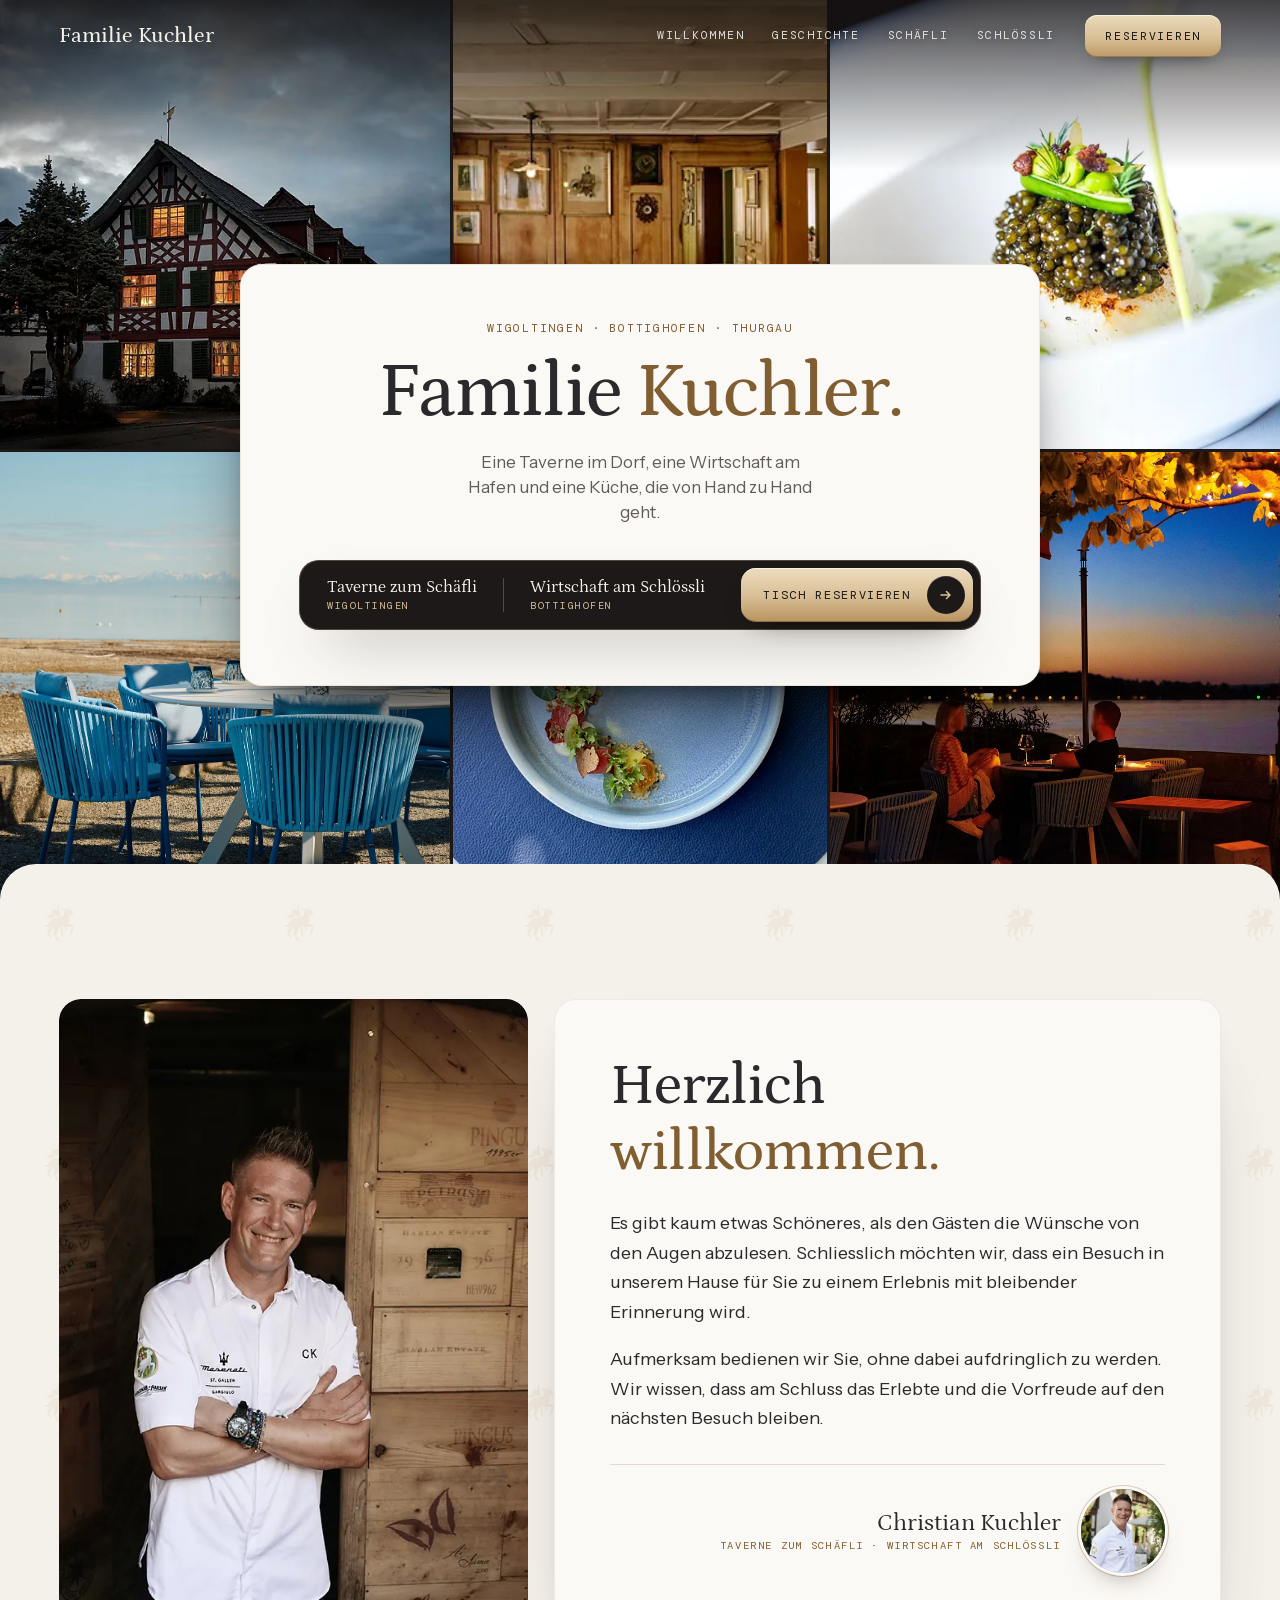
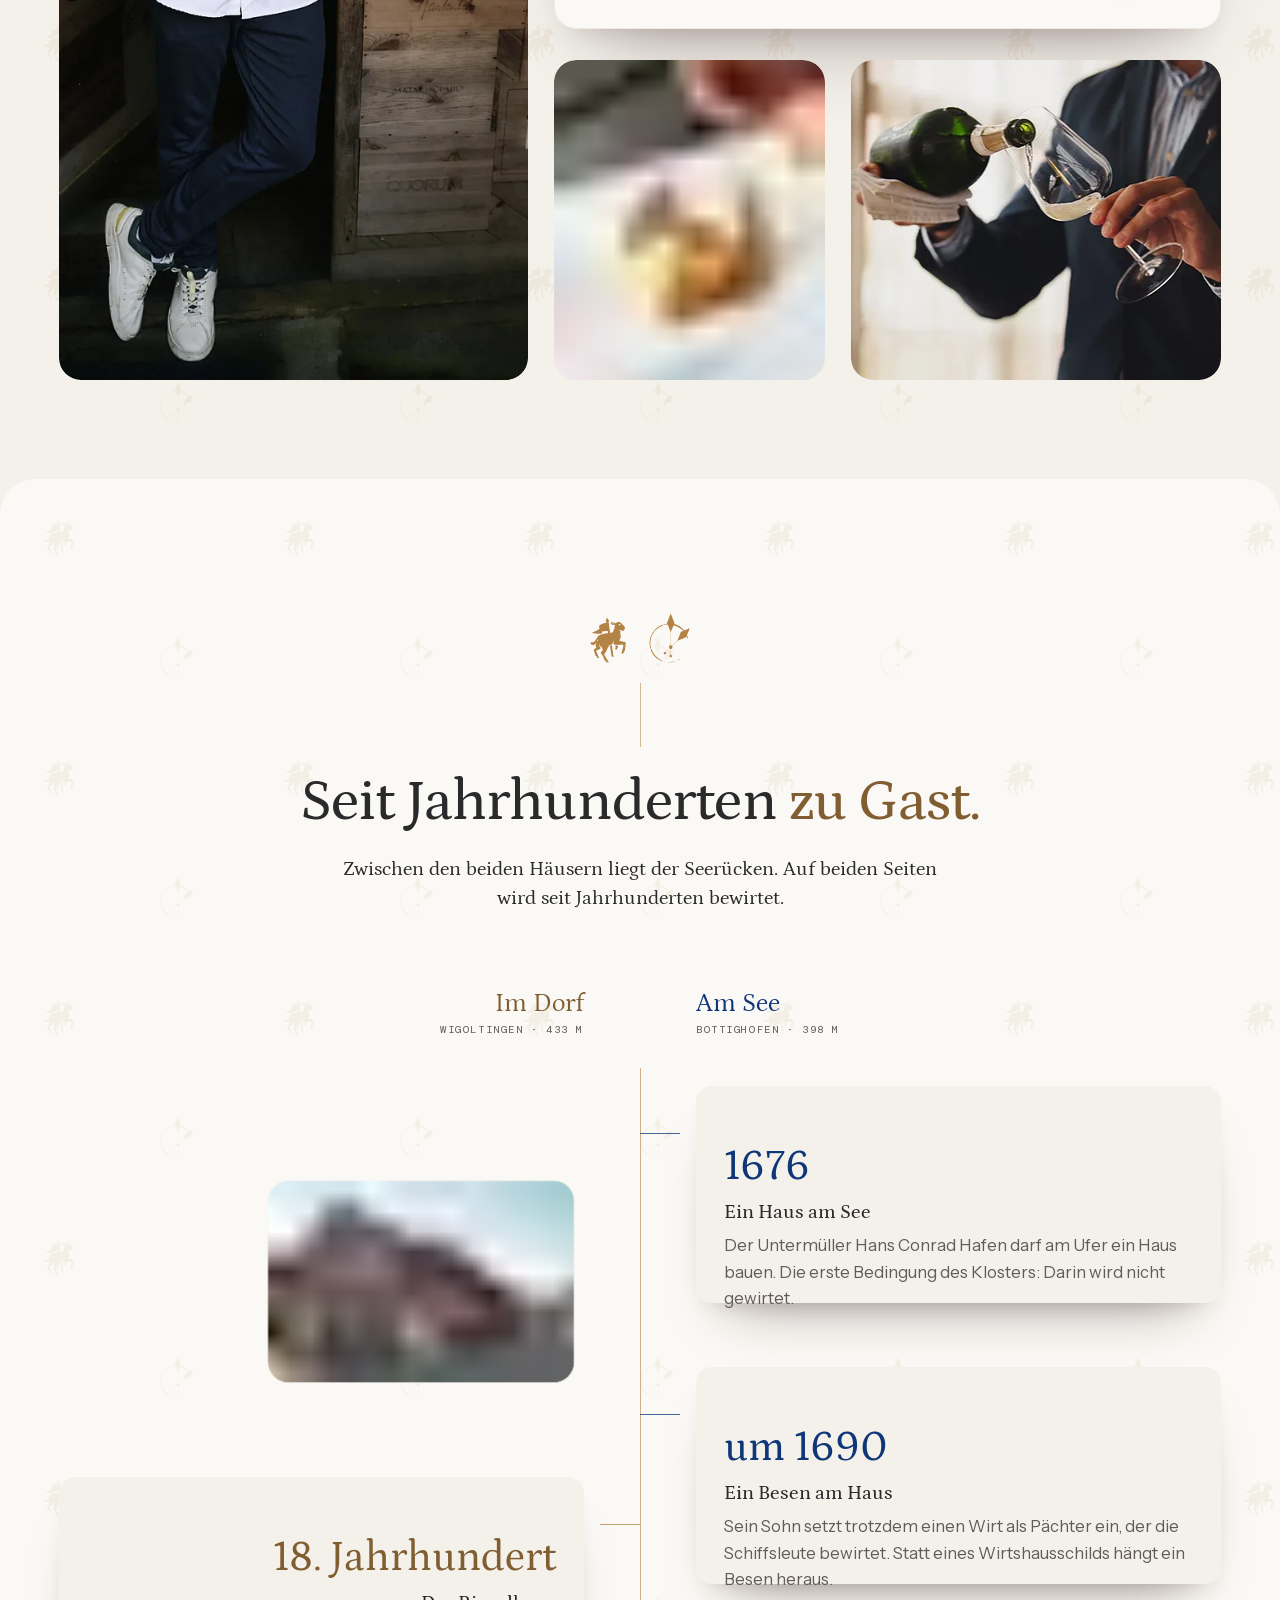
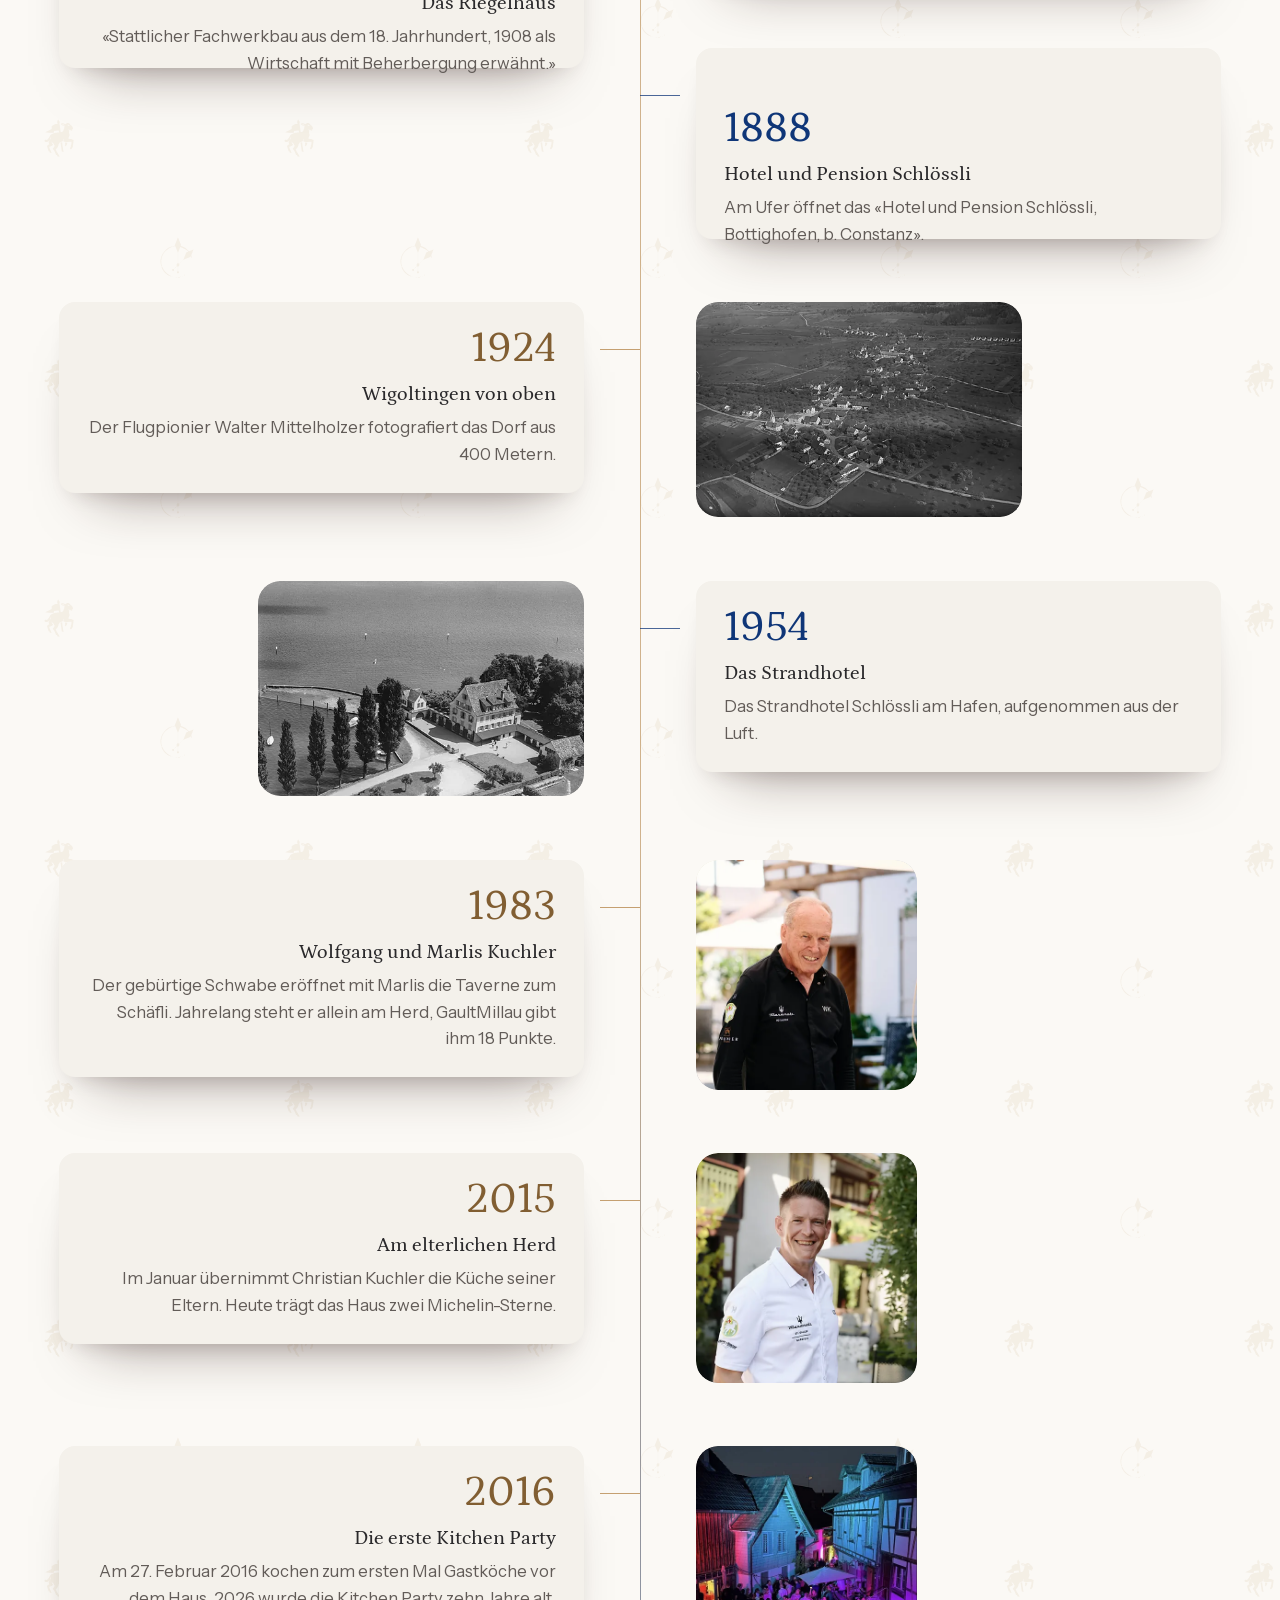
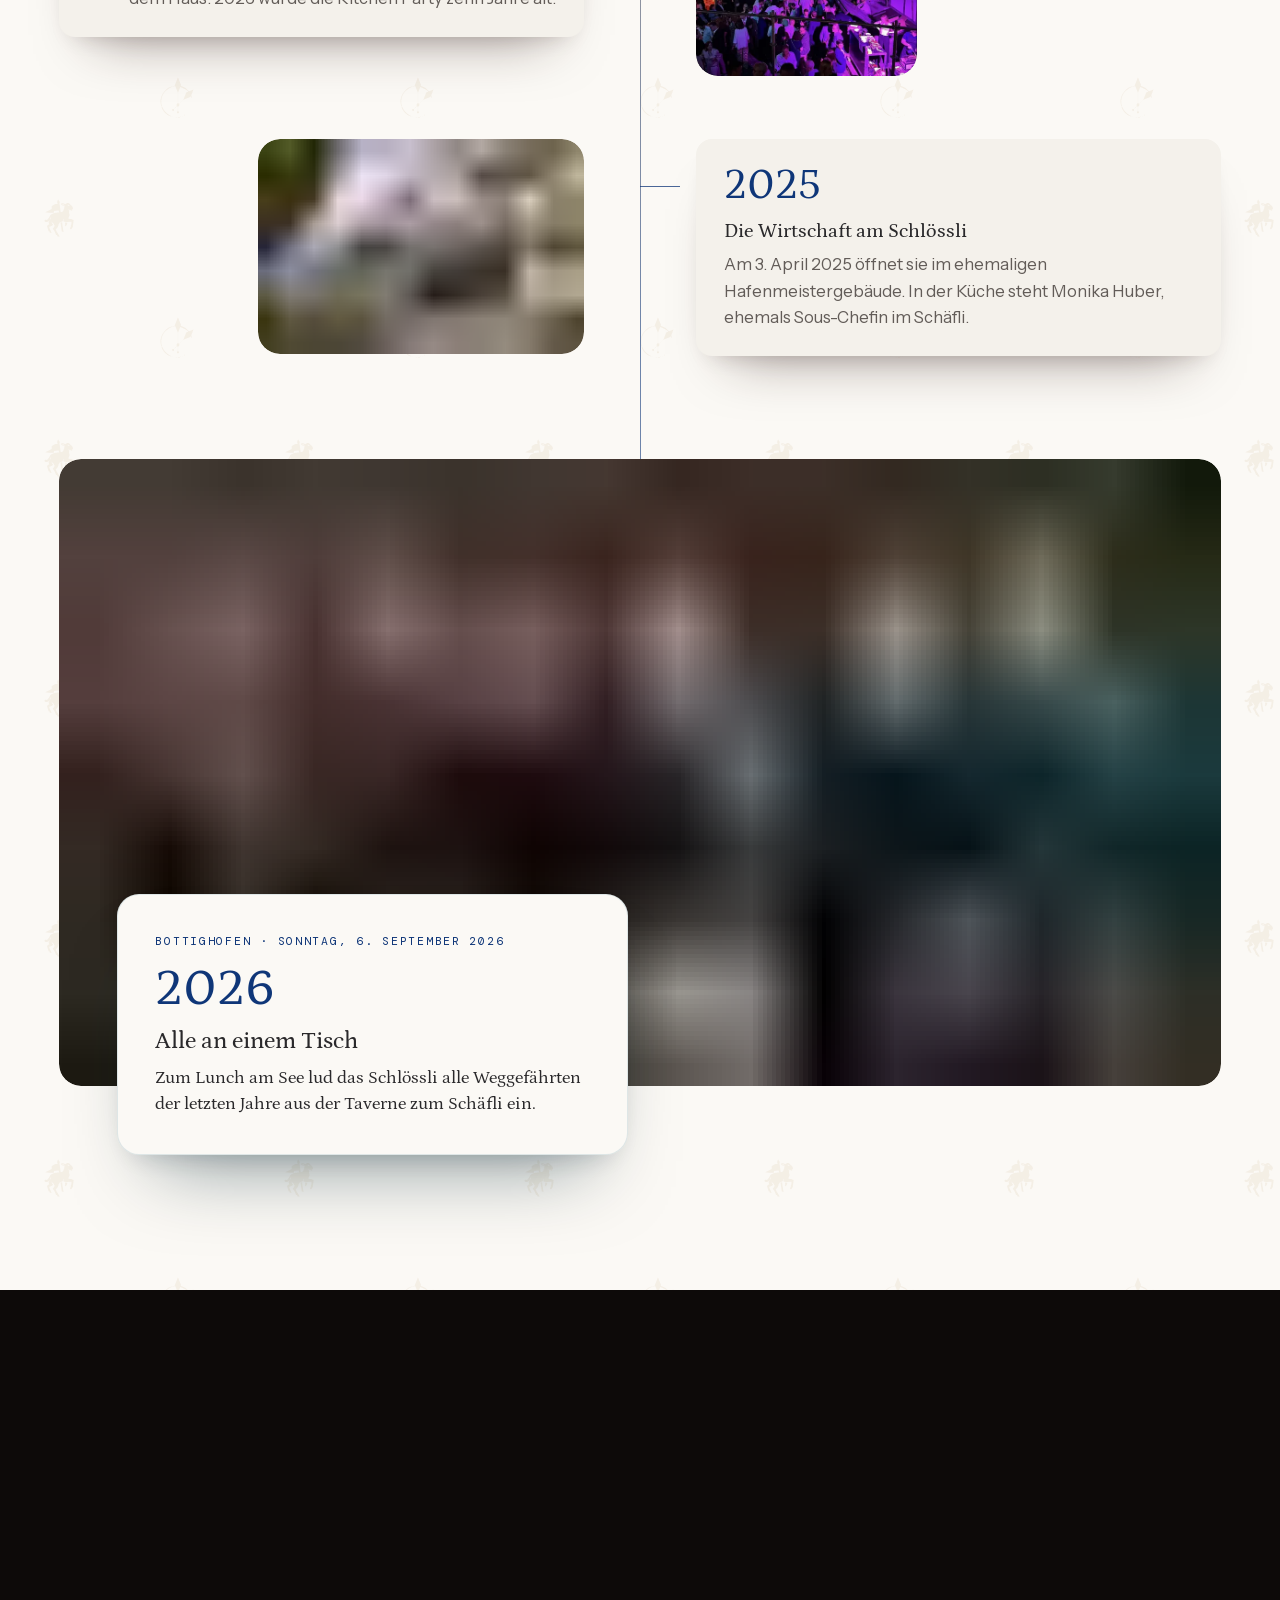
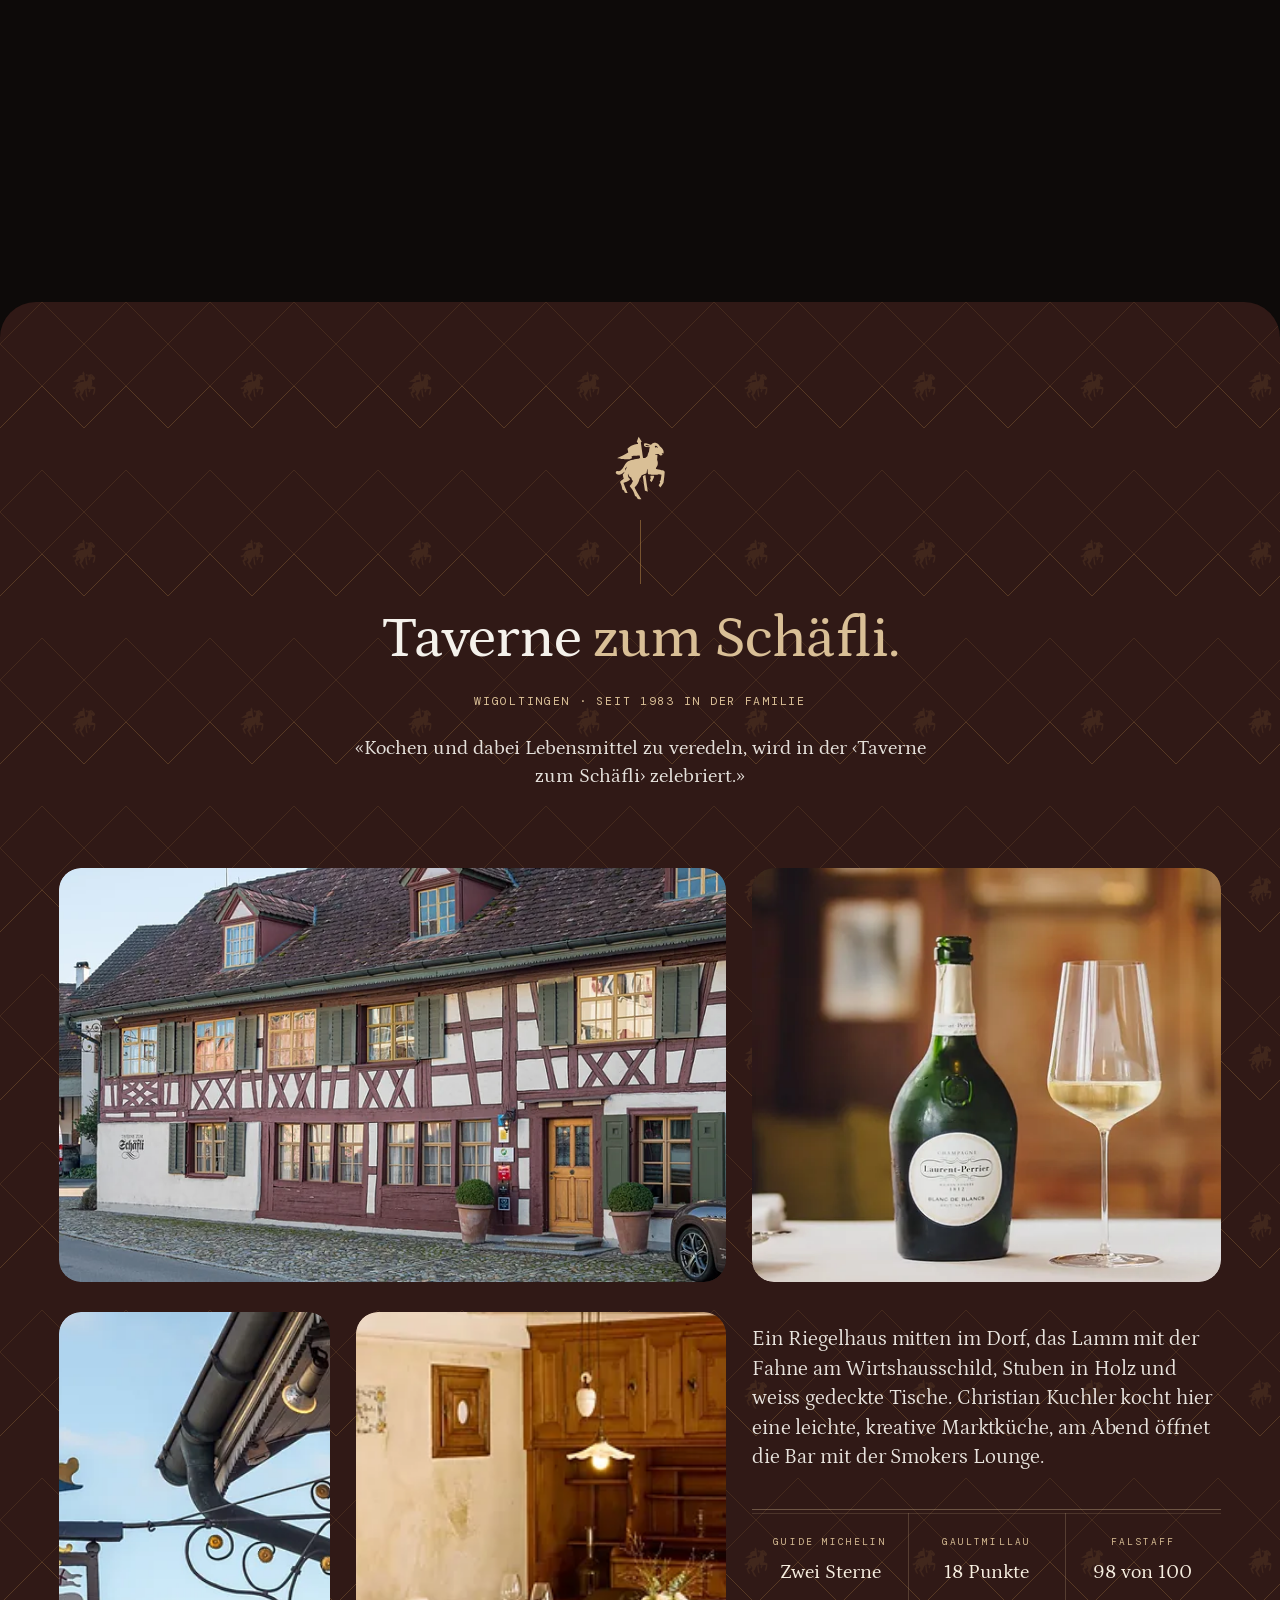
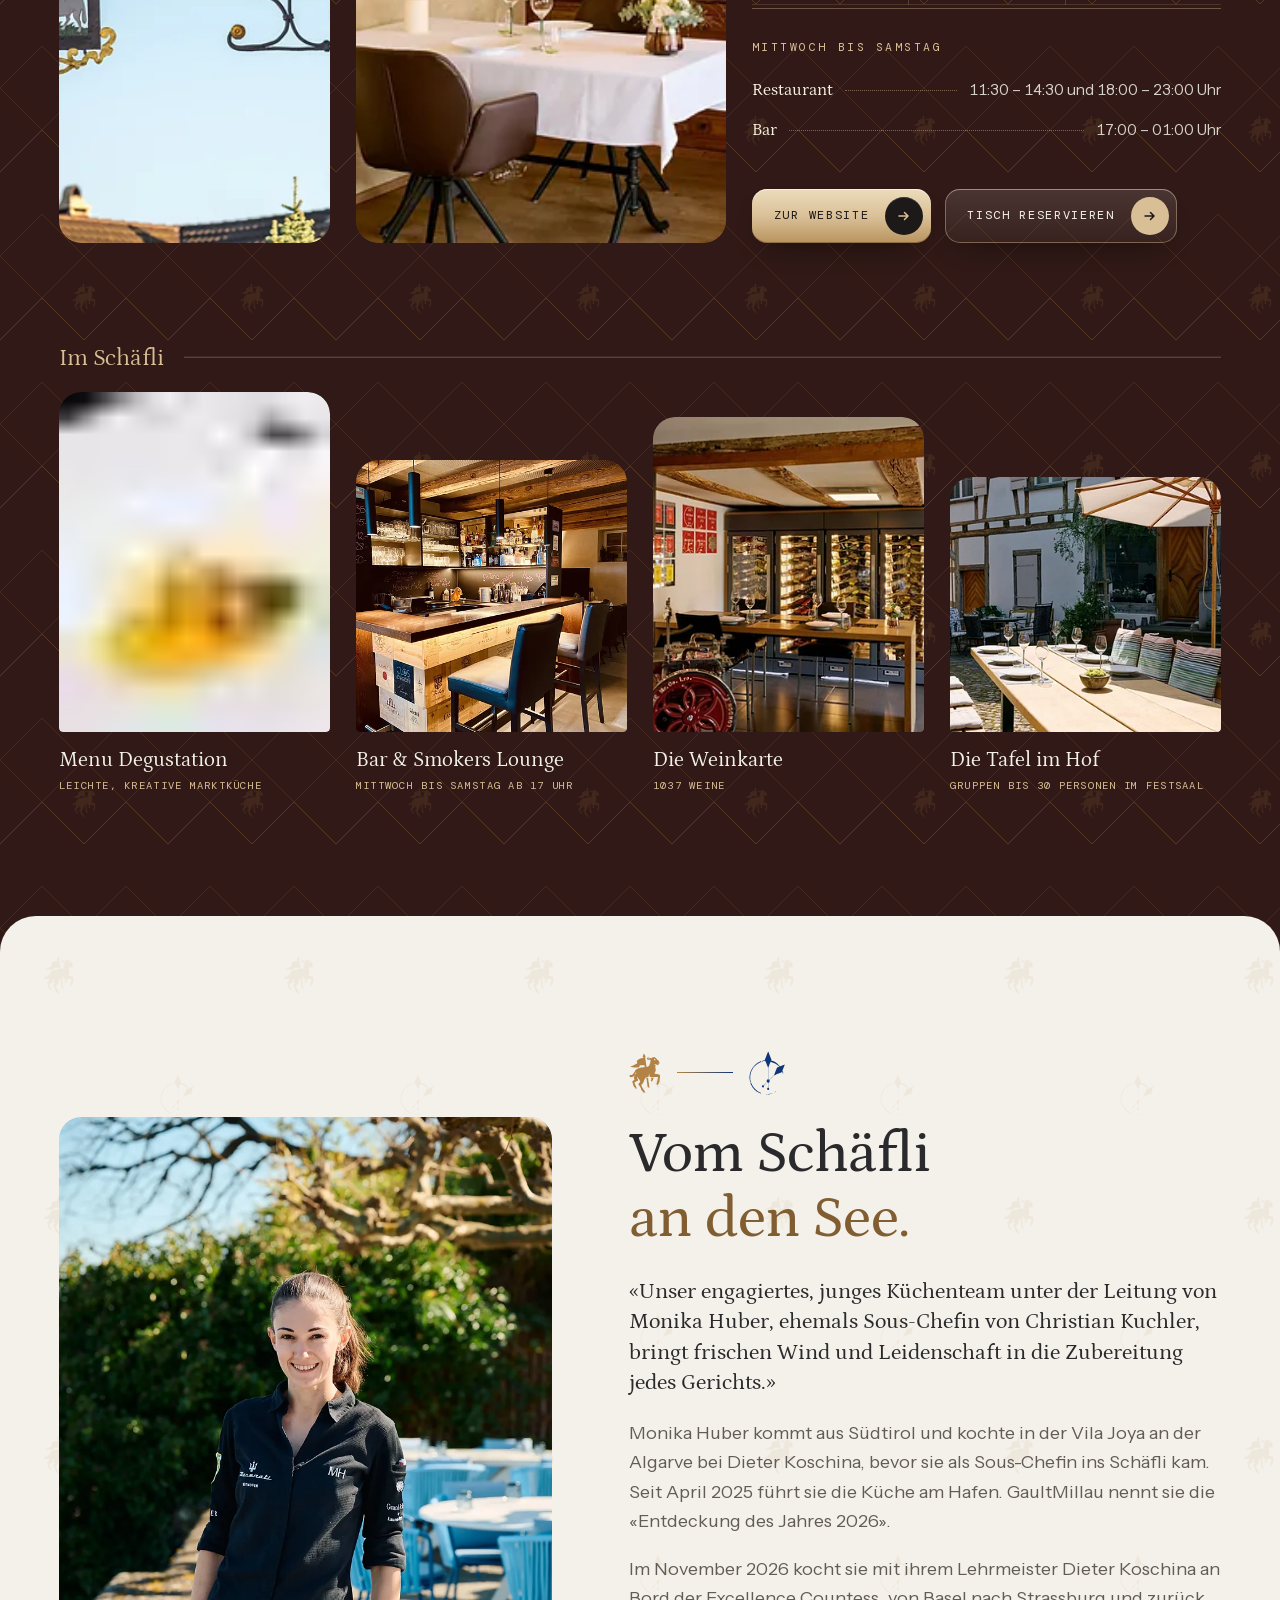
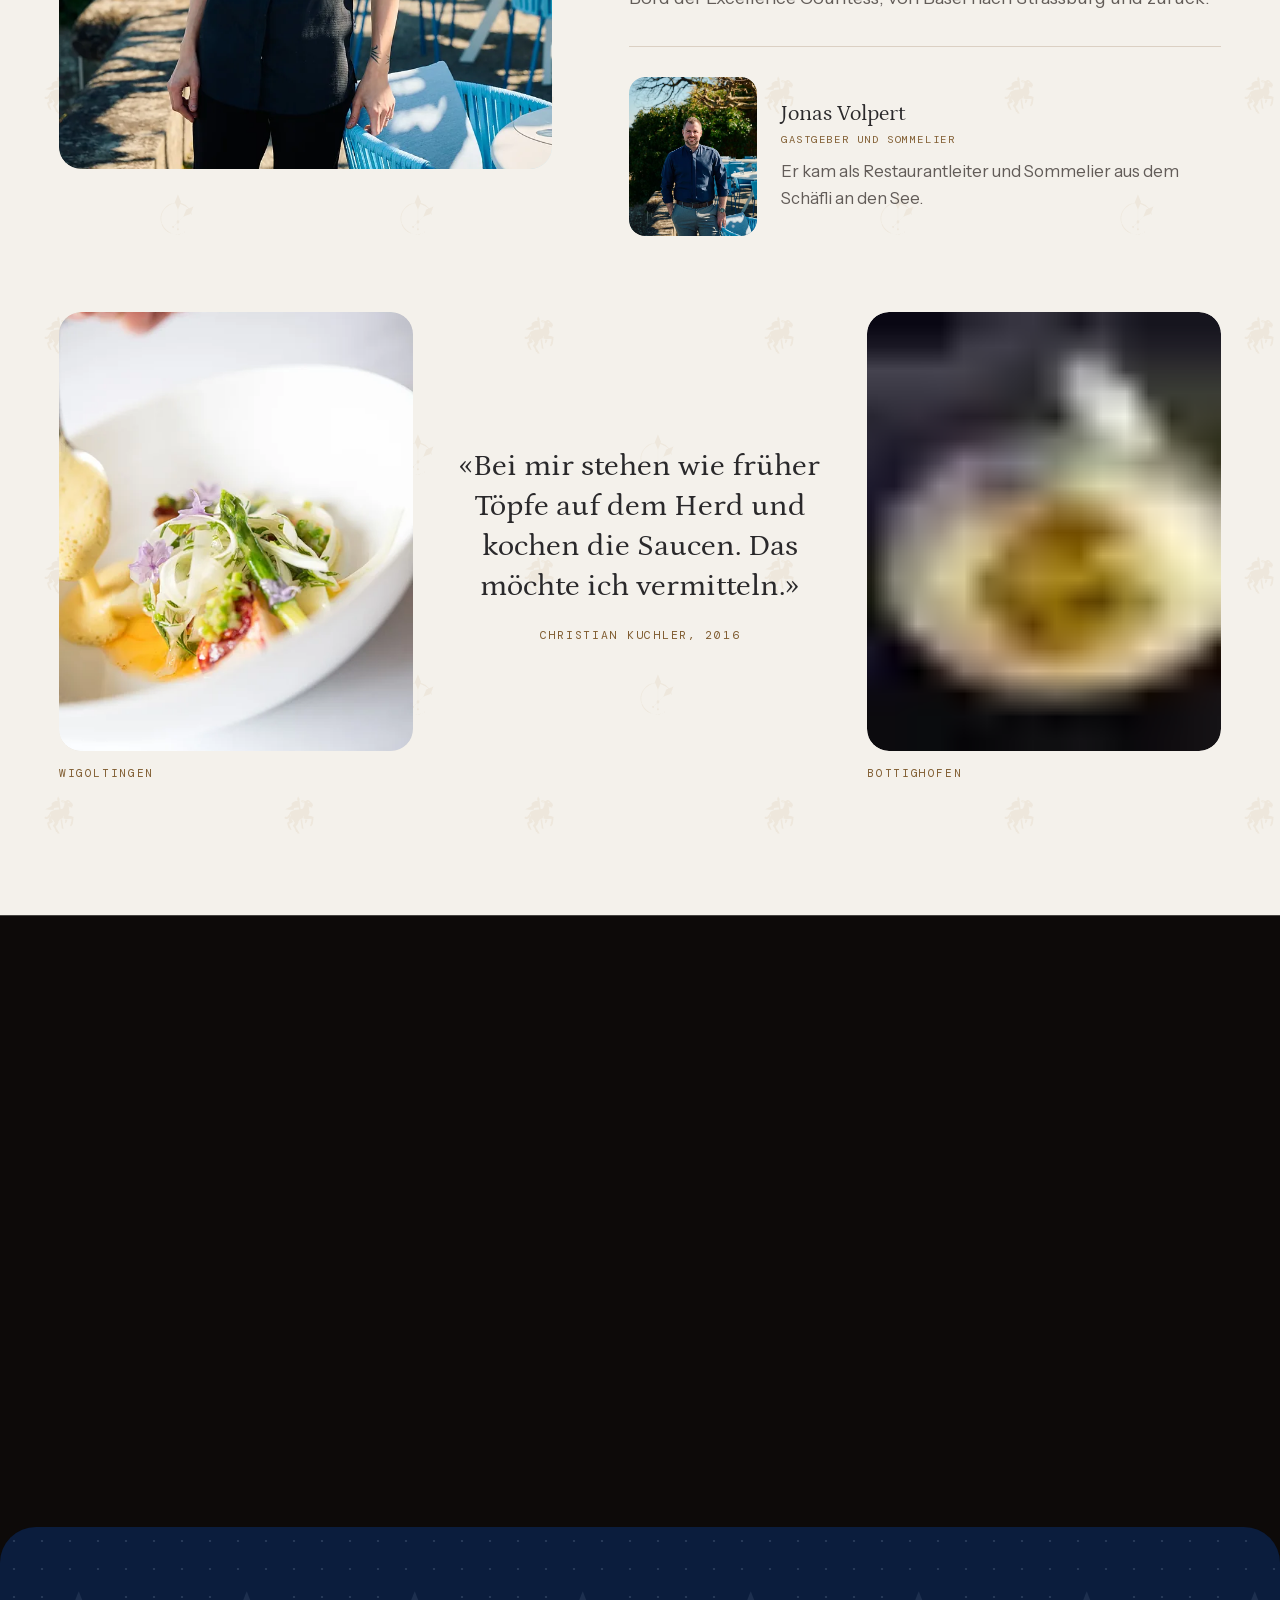
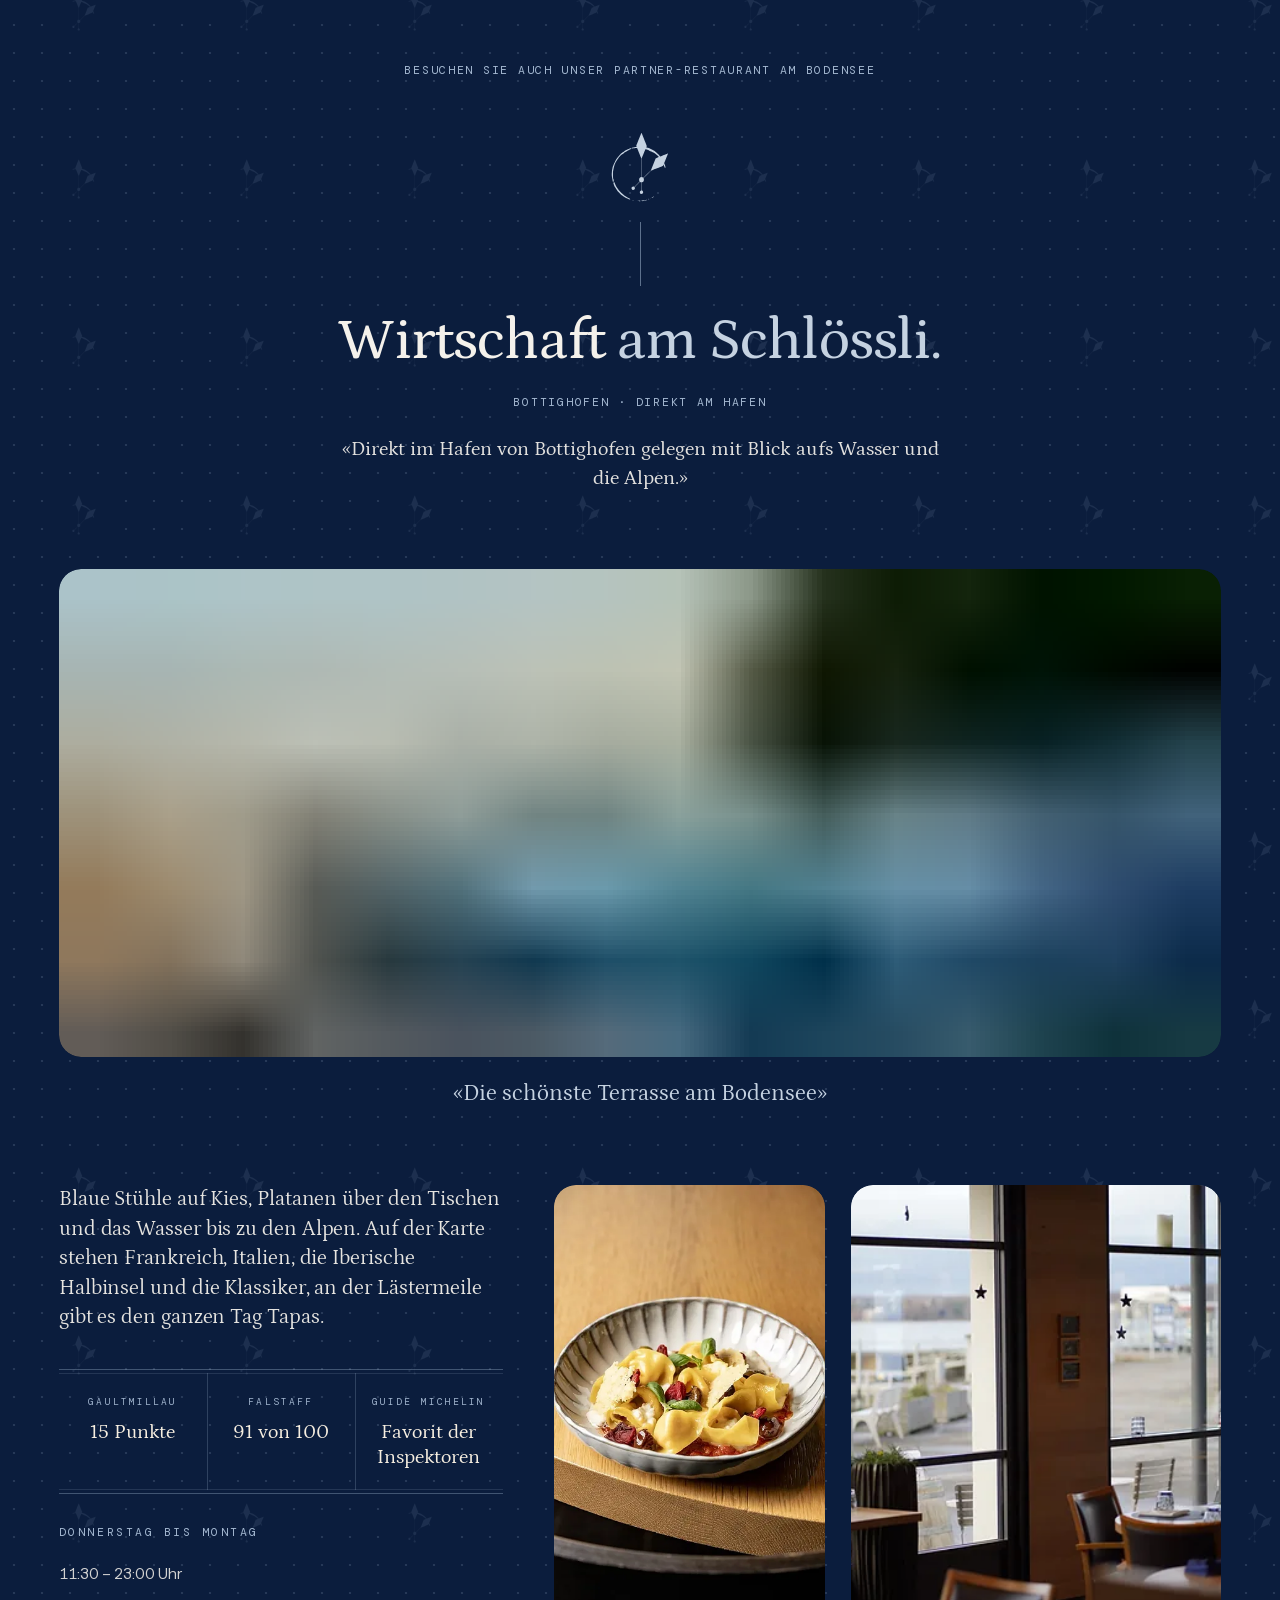
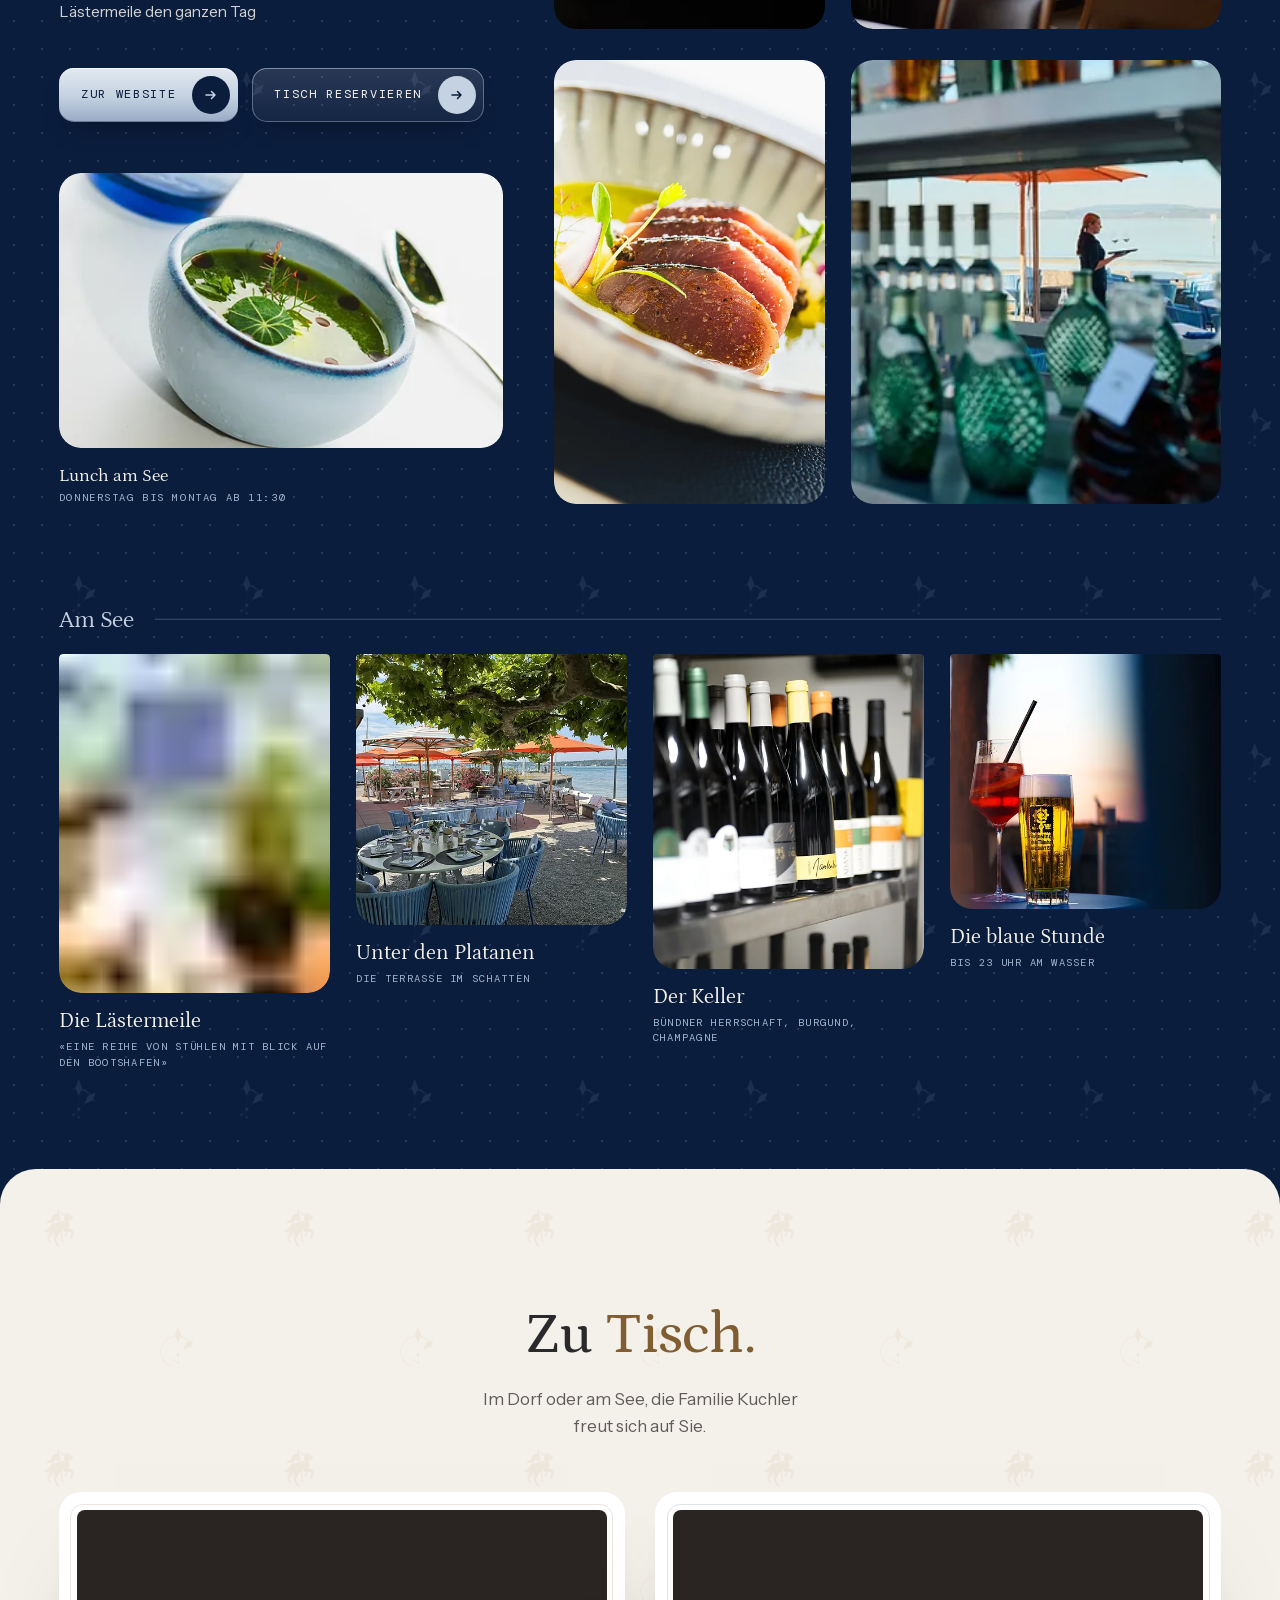
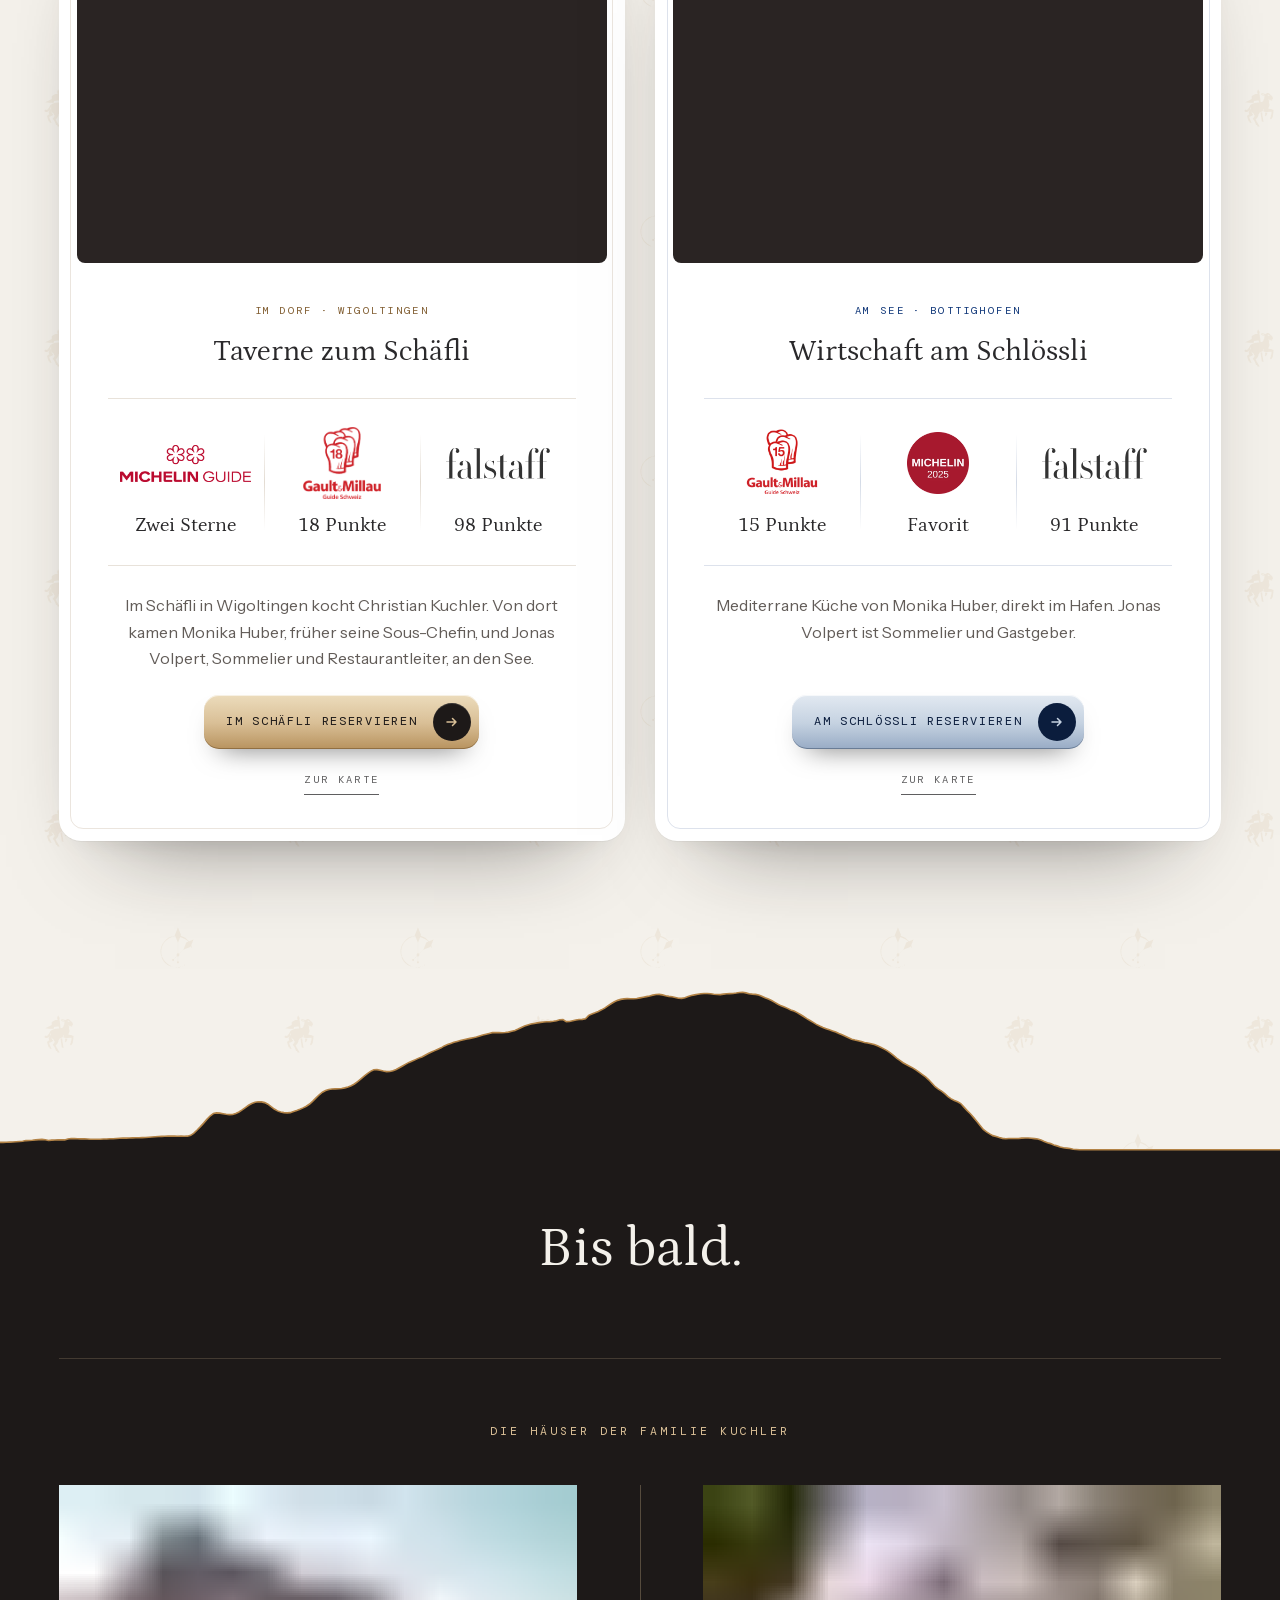
<file: index.html>
<!doctype html>
<html lang="de-CH">
<head><script data-wurzel>/* Wurzel-Weiche: Seite laeuft an der Wurzel einer Adresse oder in einem Unterordner (github.io/<repo>/) */(function(){var D=0,p=location.pathname.split('/');p.splice(p.length-1-D,D+1);var W=p.join('/')+'/';window.__W=W;if(W==='/')return;var O=location.origin;
function f(u){if(typeof u!=='string')return u;if(u.indexOf(O+'/')===0)return O+f(u.slice(O.length));if(u.charAt(0)!=='/'||u.charAt(1)==='/'||u.indexOf(W)===0||u+'/'===W)return u;return W+u.slice(1)}
function s(v){return typeof v!=='string'?v:v.replace(/(^|,)(\s*)(\S+)/g,function(m,a,b,u){return a+b+f(u)})}
function c(v){return typeof v!=='string'?v:v.replace(/url\(\s*(['"]?)([^'")]+)/g,function(m,q,u){return 'url('+q+f(u)})}
function h(v){return typeof v!=='string'?v:c(v.replace(/(\s(?:src|href|poster|action|data-src|data-href)\s*=\s*)(["'])([^"']*)\2/gi,function(m,a,q,u){return a+q+f(u)+q}).replace(/(\s(?:srcset|imagesrcset|data-srcset)\s*=\s*)(["'])([^"']*)\2/gi,function(m,a,q,u){return a+q+s(u)+q}))}
function d(K,k,g){K=window[K];if(!K)return;var x=Object.getOwnPropertyDescriptor(K.prototype,k);if(!x||!x.set)return;Object.defineProperty(K.prototype,k,{configurable:true,enumerable:x.enumerable,get:x.get,set:function(v){x.set.call(this,g(v))}})}
[['HTMLImageElement','src'],['HTMLScriptElement','src'],['HTMLLinkElement','href'],['HTMLIFrameElement','src'],['HTMLSourceElement','src'],['HTMLMediaElement','src'],['HTMLVideoElement','poster'],['HTMLAnchorElement','href'],['HTMLAreaElement','href'],['HTMLFormElement','action'],['HTMLEmbedElement','src'],['HTMLObjectElement','data']].forEach(function(z){d(z[0],z[1],f)});
[['HTMLImageElement','srcset'],['HTMLSourceElement','srcset'],['HTMLLinkElement','imageSrcset']].forEach(function(z){d(z[0],z[1],s)});
d('Element','innerHTML',h);d('Element','outerHTML',h);var iah=Element.prototype.insertAdjacentHTML;Element.prototype.insertAdjacentHTML=function(w,v){return iah.call(this,w,h(v))};
var sa=Element.prototype.setAttribute;Element.prototype.setAttribute=function(n,v){var l=String(n).toLowerCase();if(/^(src|href|poster|action|data|data-src|data-href)$/.test(l))v=f(v);else if(/srcset$/.test(l))v=s(v);else if(l==='style')v=c(v);return sa.call(this,n,v)};
var st=CSSStyleDeclaration.prototype,sp=st.setProperty;st.setProperty=function(n,v,q){return sp.call(this,n,c(v),q)};['background','backgroundImage','cssText','maskImage','webkitMaskImage','listStyleImage','borderImageSource','content'].forEach(function(k){var x=Object.getOwnPropertyDescriptor(st,k);if(x&&x.set)Object.defineProperty(st,k,{configurable:true,enumerable:x.enumerable,get:x.get,set:function(v){x.set.call(this,c(v))}})});
var F=window.fetch;if(F)window.fetch=function(i,o){if(typeof i==='string')i=f(i);else if(i instanceof URL)i=f(i.href);return F.call(this,i,o)};
var XO=XMLHttpRequest.prototype.open;XMLHttpRequest.prototype.open=function(){var a=[].slice.call(arguments);a[1]=f(a[1] instanceof URL?a[1].href:a[1]);return XO.apply(this,a)};
if(navigator.sendBeacon){var B=navigator.sendBeacon;navigator.sendBeacon=function(u,x){return B.call(navigator,f(u),x)}}
var wo=window.open;window.open=function(u){var a=[].slice.call(arguments);a[0]=f(u);return wo.apply(window,a)};
var dw=document.write,dl=document.writeln;document.write=function(){return dw.apply(document,[].map.call(arguments,h))};document.writeln=function(){return dl.apply(document,[].map.call(arguments,h))};
['pushState','replaceState'].forEach(function(k){var o=history[k];history[k]=function(a,b,u){return o.call(history,a,b,u==null?u:f(String(u)))}});
function e(el){if(!el||el.nodeType!==1)return;['src','href','poster','action'].forEach(function(a){var v=el.getAttribute(a);if(v&&v.charAt(0)==='/'){var z=f(v);if(z!==v)sa.call(el,a,z)}});var t=el.getAttribute('srcset');if(t&&/(^|,)\s*\/[^\/]/.test(t)){var z=s(t);if(z!==t)sa.call(el,'srcset',z)}t=el.getAttribute('style');if(t&&/url\(\s*['"]?\/[^\/]/.test(t)){z=c(t);if(z!==t)sa.call(el,'style',z)}}
new MutationObserver(function(ms){ms.forEach(function(m){if(m.type==='attributes')e(m.target);else m.addedNodes.forEach(function(n){if(n.nodeType!==1)return;e(n);var l=n.querySelectorAll('[src],[href],[srcset],[poster],[action],[style]');for(var i=0;i<l.length;i++)e(l[i])})})}).observe(document.documentElement,{childList:true,subtree:true,attributes:true,attributeFilter:['src','href','srcset','poster','action','style']})})();</script>
<meta charset="utf-8">
<meta name="viewport" content="width=device-width, initial-scale=1, viewport-fit=cover">
<meta name="robots" content="noindex, nofollow">
<title>Familie Kuchler · Taverne zum Schäfli und Wirtschaft am Schlössli</title>
<meta name="description" content="Die Taverne zum Schäfli in Wigoltingen und die Wirtschaft am Schlössli in Bottighofen, zwei Häuser der Familie Kuchler im Thurgau.">
<link rel="icon" href="data:image/svg+xml,<svg xmlns='http://www.w3.org/2000/svg' viewBox='57 52 828 1051' fill='%23B38346'><g transform='translate(0.000000,1174.000000) scale(0.100000,-0.100000)'><path d='M4433 11043 c-92 -257 -284 -815 -282 -817 2 -2 45 -27 95 -55 102 -56 98 -51 110 -182 8 -79 29 -67 -171 -99 -232 -37 -590 -133 -735 -197 -184 -82 -378 -188 -495 -271 -79 -57 -246 -196 -294 -246 l-45 -45 43 -188 c23 -103 51 -220 61 -260 11 -40 23 -92 26 -117 7 -50 29 -31 -226 -191 -472 -296 -1023 -569 -1479 -733 -57 -20 -106 -42 -108 -49 -3 -7 18 -16 54 -23 32 -6 76 -16 98 -21 168 -37 406 -77 540 -89 50 -5 135 -16 190 -24 273 -40 965 -54 1144 -22 114 21 237 59 311 96 99 51 94 33 55 210 -19 85 -35 158 -35 162 0 23 277 70 515 88 83 6 182 15 220 20 88 12 604 44 610 38 6 -6 65 -422 65 -460 0 -34 0 -34 -332 -81 -483 -69 -676 -111 -1070 -228 -252 -75 -484 -156 -573 -199 -108 -54 -236 -152 -335 -257 -99 -106 -152 -184 -226 -334 -131 -265 -343 -585 -510 -769 -215 -237 -353 -291 -624 -244 -112 19 -151 12 -227 -40 -102 -70 -141 -225 -81 -326 30 -52 104 -125 166 -164 147 -92 341 -107 540 -40 208 70 365 169 548 347 72 70 137 127 144 127 43 0 -101 -267 -229 -425 -25 -30 -41 -60 -41 -77 0 -73 76 -397 131 -561 17 -49 29 -90 27 -90 -82 -43 -542 -406 -568 -450 -45 -73 -33 -172 40 -317 91 -182 212 -557 270 -836 43 -205 54 -220 224 -290 69 -29 69 -29 136 -190 93 -223 89 -217 174 -244 91 -29 342 -42 351 -18 3 7 -35 101 -85 208 -109 233 -273 612 -363 841 -90 227 -223 607 -216 613 2 1 116 44 252 94 424 158 607 261 775 437 51 53 92 99 91 103 0 4 -28 20 -62 36 -91 43 -193 149 -246 257 -72 146 -105 338 -94 534 7 105 25 130 37 49 3 -26 20 -88 37 -138 90 -261 232 -427 419 -486 30 -10 57 -24 61 -31 4 -8 16 -57 28 -109 33 -145 88 -248 184 -343 65 -64 77 -82 71 -100 -15 -51 -148 -300 -212 -397 -37 -58 -114 -160 -170 -227 -102 -121 -132 -171 -132 -216 0 -39 48 -117 116 -190 298 -316 572 -831 699 -1317 14 -55 27 -77 76 -132 35 -39 70 -69 86 -72 102 -25 98 -22 148 -109 74 -126 185 -286 206 -298 42 -22 190 -40 349 -41 171 -1 210 4 210 27 0 8 -91 151 -203 317 -387 576 -579 903 -812 1375 -52 106 -95 199 -95 206 0 7 18 31 41 52 56 55 224 246 285 325 167 217 298 448 369 651 42 122 53 167 65 270 8 73 11 79 79 170 61 82 168 257 242 399 13 25 34 58 46 73 13 16 23 39 23 52 0 21 13 27 133 65 200 63 390 136 512 197 145 71 175 95 175 136 0 47 37 296 62 412 30 145 76 285 93 285 13 0 15 -34 15 -217 1 -312 26 -499 87 -634 25 -56 25 -57 81 -68 85 -16 311 -48 447 -63 73 -7 238 -12 420 -12 316 1 465 15 673 64 108 26 120 26 360 -7 237 -33 214 0 177 -250 -14 -92 -30 -197 -35 -233 -5 -36 -21 -141 -35 -233 -14 -92 -25 -175 -25 -183 0 -9 -27 -44 -60 -78 -98 -102 -109 -152 -60 -276 17 -41 30 -83 30 -93 0 -11 -55 -107 -121 -214 -67 -107 -123 -202 -125 -211 -4 -14 96 -152 247 -342 l26 -32 55 73 c172 234 375 543 437 668 19 37 38 97 47 145 47 273 189 1609 178 1678 -9 52 -55 129 -92 154 -45 31 -169 77 -272 102 -108 26 -615 130 -870 177 -107 20 -198 39 -203 42 -10 6 -2 106 14 165 5 21 34 69 63 108 255 340 311 830 134 1183 -27 54 -28 61 -18 120 16 104 38 372 46 559 6 148 5 178 -7 181 -8 3 -43 10 -79 16 -125 24 -330 104 -330 130 0 11 10 12 48 7 151 -21 294 -26 421 -15 l134 11 35 -41 c48 -58 139 -126 219 -164 136 -63 288 -34 368 70 19 25 35 52 35 59 0 7 -31 57 -70 110 -69 96 -82 124 -58 124 6 0 66 -16 131 -36 87 -27 125 -34 136 -27 27 17 42 93 43 208 1 139 -31 267 -101 410 -88 179 -226 340 -414 482 -75 57 -106 88 -135 135 -96 155 -247 314 -377 395 -47 30 -146 73 -215 94 -63 20 -96 23 -205 23 -113 -1 -141 -5 -215 -28 -144 -47 -271 -129 -371 -240 -54 -60 -14 -65 -325 42 -191 65 -320 100 -527 143 -113 23 -148 24 -218 3 -77 -23 -114 -65 -128 -147 -27 -154 -3 -251 82 -333 46 -45 66 -56 147 -82 52 -17 133 -38 180 -47 118 -23 337 -31 439 -16 46 7 85 10 87 8 3 -2 -7 -49 -20 -103 -37 -146 -65 -329 -77 -504 -7 -101 -16 -164 -26 -180 -82 -140 -187 -424 -225 -609 -23 -113 -23 -113 -83 -149 -82 -49 -127 -84 -215 -168 l-75 -72 -175 -16 c-96 -9 -180 -16 -186 -16 -13 0 -17 28 -70 410 -33 247 -92 669 -174 1260 -22 157 -58 415 -80 574 -22 160 -40 303 -40 319 0 22 15 43 71 97 48 47 68 73 63 82 -9 15 -209 324 -318 493 -40 61 -96 147 -125 193 -30 45 -54 82 -55 82 -1 0 -11 -26 -23 -57z m1532 -1348 c199 -58 269 -85 273 -106 4 -22 -25 -27 -188 -35 -199 -10 -340 17 -422 79 -52 40 -64 86 -26 105 48 25 191 8 363 -43z m1429 -104 c69 -37 216 -177 216 -206 0 -42 -13 -87 -26 -92 -7 -3 -47 16 -89 41 -42 25 -82 46 -89 46 -7 0 -26 -10 -41 -22 -19 -15 -46 -23 -85 -26 -63 -5 -99 9 -140 53 -45 49 -25 172 35 211 61 40 140 38 219 -5z m-4904 -3448 c0 -33 -30 -158 -56 -238 -28 -84 -105 -248 -151 -321 -32 -51 -59 -60 -49 -16 3 15 9 102 13 195 l6 167 52 45 c29 24 77 76 106 115 53 69 79 87 79 53z M5500 4796 c-30 -13 -124 -52 -207 -86 -178 -73 -165 -47 -133 -252 11 -72 31 -203 45 -292 140 -943 287 -1911 291 -1917 2 -4 23 -14 47 -22 23 -9 125 -50 226 -91 101 -42 186 -74 188 -73 2 2 -1 35 -7 73 -5 38 -37 256 -70 484 -33 228 -69 478 -80 555 -11 77 -24 169 -30 205 -11 69 -158 1093 -186 1295 -10 66 -20 125 -23 132 -4 8 -22 5 -61 -11z M6412 4664 c-6 -22 -17 -57 -26 -79 -27 -71 -21 -115 30 -213 l46 -89 -75 -159 c-41 -87 -78 -168 -81 -180 -5 -16 12 -38 82 -108 49 -48 112 -105 142 -127 59 -45 64 -43 108 25 54 86 288 568 317 652 18 53 45 203 45 248 0 32 0 32 -202 45 -112 6 -242 15 -289 18 -86 6 -86 6 -97 -33z'/></g></svg>
">
<link rel="preload" href="assets/fonts/Petrona-var.woff2" as="font" type="font/woff2" crossorigin>
<link rel="preload" href="assets/fonts/InstrumentSans-normal-400_600.woff2" as="font" type="font/woff2" crossorigin>
<link rel="stylesheet" href="assets/css/familie.css?v=25">
<script>document.documentElement.classList.add('js','wartet');if(matchMedia('(prefers-reduced-motion: reduce)').matches)document.documentElement.classList.add('ruhig')</script>
</head>
<body>

<header class="leiste" id="leiste">
  <a class="leiste__name" href="#auftakt">Familie Kuchler</a>
  <nav class="leiste__nav"><a href="#willkommen">Willkommen</a><a href="#geschichte">Geschichte</a><a href="#schaefli">Schäfli</a><a href="#schloessli">Schlössli</a></nav>
  <button class="leiste__buchen" type="button" data-buchen>Reservieren</button>
</header>
<dialog class="wahl" id="wahl" aria-label="Reservieren">
  <button class="wahl__zu" type="button" data-zu aria-label="Schliessen"><svg viewBox="0 0 16 16"><path d="M4 4l8 8M12 4l-8 8"/></svg></button>
  <p class="wahl__t">Wo dürfen wir Sie begrüssen?</p>
  <a class="wahl__h" href="https://bookings.zenchef.com/results?rid=378685&pid=1001" target="_blank" rel="noopener"><span class="wahl__b" style="background-image:url([data-uri])"><img data-srcset="assets/img/s-nacht-480.webp 480w, assets/img/s-nacht-800.webp 800w, assets/img/s-nacht-1200.webp 1200w, assets/img/s-nacht-1800.webp 1800w, assets/img/s-nacht-1919.webp 1919w" data-src="assets/img/s-nacht-480.webp" sizes="120px" alt="Das Riegelhaus der Taverne zum Schäfli am Abend, Licht in den Fenstern" width="1919" height="1280" style="object-position:50% 50%" decoding="async"></span><span class="wahl__w"><span class="wahl__n">Taverne zum Schäfli</span><span class="mono">Wigoltingen · Mittwoch bis Samstag</span></span><span class="kn__k" aria-hidden="true"><svg viewBox="0 0 16 16"><path d="M3 8h9M8.5 4.5 12 8l-3.5 3.5"/></svg></span></a>
  <a class="wahl__h wahl__h--see" href="https://services.gastronovi.com/restaurants/118851/reservierung/widget" target="_blank" rel="noopener"><span class="wahl__b" style="background-image:url([data-uri])"><img data-srcset="assets/img/l-abend-480.webp 480w, assets/img/l-abend-800.webp 800w, assets/img/l-abend-1200.webp 1200w, assets/img/l-abend-1800.webp 1800w, assets/img/l-abend-2400.webp 2400w" data-src="assets/img/l-abend-480.webp" sizes="120px" alt="Abend unter der Platane mit Lichterkette, Gäste am Tisch über dem See" width="2500" height="3333" style="object-position:50% 50%" decoding="async"></span><span class="wahl__w"><span class="wahl__n">Wirtschaft am Schlössli</span><span class="mono">Bottighofen · Donnerstag bis Montag</span></span><span class="kn__k" aria-hidden="true"><svg viewBox="0 0 16 16"><path d="M3 8h9M8.5 4.5 12 8l-3.5 3.5"/></svg></span></a>
</dialog>
<main id="inhalt">

<section id="auftakt" class="auf auf--raster">
  <div class="auf__raster"><div class="auf__f"><img src="assets/img/s-nacht-480.webp" srcset="assets/img/s-nacht-480.webp 480w, assets/img/s-nacht-800.webp 800w, assets/img/s-nacht-1200.webp 1200w, assets/img/s-nacht-1800.webp 1800w, assets/img/s-nacht-1919.webp 1919w" fetchpriority="high" sizes="(max-width:700px) 110vw, 36vw" alt="Das Riegelhaus der Taverne zum Schäfli am Abend, Licht in den Fenstern" width="1919" height="1280" style="object-position:50% 45%" decoding="sync"></div><div class="auf__f"><img src="assets/img/s-stube-abend-480.webp" srcset="assets/img/s-stube-abend-480.webp 480w, assets/img/s-stube-abend-800.webp 800w, assets/img/s-stube-abend-1200.webp 1200w, assets/img/s-stube-abend-1800.webp 1800w, assets/img/s-stube-abend-2304.webp 2304w" fetchpriority="high" sizes="(max-width:700px) 110vw, 36vw" alt="Die Gaststube mit Holztäfer und gedeckten Tischen" width="2304" height="1536" style="object-position:50% 50%" decoding="sync"></div><div class="auf__f"><img src="assets/img/s-muschel-480.webp" srcset="assets/img/s-muschel-480.webp 480w, assets/img/s-muschel-800.webp 800w, assets/img/s-muschel-1200.webp 1200w, assets/img/s-muschel-1668.webp 1668w" fetchpriority="high" sizes="(max-width:700px) 110vw, 36vw" alt="Jakobsmuschel, Kaviar, Kräuter-Beurre-Blanc" width="1668" height="1668" style="object-position:50% 50%" decoding="sync"></div><div class="auf__f"><img src="assets/img/l-start-480.webp" srcset="assets/img/l-start-480.webp 480w, assets/img/l-start-800.webp 800w, assets/img/l-start-1200.webp 1200w, assets/img/l-start-1800.webp 1800w, assets/img/l-start-2400.webp 2400w" fetchpriority="high" sizes="(max-width:700px) 110vw, 36vw" alt="Blaue Stühle auf der Terrasse am Mittag, dahinter der Bodensee und die Alpen" width="2500" height="1667" style="object-position:50% 60%" decoding="sync"></div><div class="auf__f"><img src="assets/img/l-anguria-480.webp" srcset="assets/img/l-anguria-480.webp 480w, assets/img/l-anguria-800.webp 800w, assets/img/l-anguria-1200.webp 1200w, assets/img/l-anguria-1800.webp 1800w, assets/img/l-anguria-2400.webp 2400w" fetchpriority="high" sizes="(max-width:700px) 110vw, 36vw" alt="Ein Teller von oben auf dem blauen Platzteller" width="2500" height="3333" style="object-position:50% 50%" decoding="sync"></div><div class="auf__f"><img src="assets/img/l-abend-480.webp" srcset="assets/img/l-abend-480.webp 480w, assets/img/l-abend-800.webp 800w, assets/img/l-abend-1200.webp 1200w, assets/img/l-abend-1800.webp 1800w, assets/img/l-abend-2400.webp 2400w" fetchpriority="high" sizes="(max-width:700px) 110vw, 36vw" alt="Abend unter der Platane mit Lichterkette, Gäste am Tisch über dem See" width="2500" height="3333" style="object-position:50% 60%" decoding="sync"></div></div>
  <div class="auf__in">
    <div class="auf__kachel">
      <p class="auf__ort mono" data-m="t">Wigoltingen · Bottighofen · Thurgau</p>
      <h1 class="auf__t" data-schlitz>Familie <em>Kuchler.</em></h1>
      <p class="auf__satz" data-m="t">Eine Taverne im Dorf, eine Wirtschaft am Hafen und eine Küche, die von Hand zu Hand geht.</p>
      <div class="platte" data-m="t"><a class="platte__h" href="#schaefli"><span>Taverne zum Schäfli</span><span class="mono">Wigoltingen</span></a><i class="platte__trenn"></i><a class="platte__h" href="#schloessli"><span>Wirtschaft am Schlössli</span><span class="mono">Bottighofen</span></a><button class="kn kn--gold platte__k" type="button" data-buchen><span class="kn__t">Tisch reservieren</span><span class="kn__k" aria-hidden="true"><svg viewBox="0 0 16 16"><path d="M3 8h9M8.5 4.5 12 8l-3.5 3.5"/></svg></span></button></div>
    </div>
  </div>
</section>

<section id="willkommen" class="fl fl--kalk tapete">
  <div class="innen brief">
    <div class="brief__gross"><figure class="rk " data-m="k"><span class="rk__b" style="--v:1.3;background-image:url([data-uri])"><img data-srcset="assets/img/s-tuer-480.webp 480w, assets/img/s-tuer-800.webp 800w, assets/img/s-tuer-1200.webp 1200w, assets/img/s-tuer-1800.webp 1800w, assets/img/s-tuer-2400.webp 2400w" data-src="assets/img/s-tuer-480.webp" sizes="(max-width:900px) 92vw, 40vw" alt="Christian Kuchler lehnt im Türrahmen aus Weinkisten" width="2500" height="3750" style="object-position:50% 40%" decoding="async"></span></figure></div>
    <article class="brief__blatt" data-m="k">
      <h2 class="h" data-schlitz>Herzlich <em>willkommen.</em></h2>
      <p class="brief__p" data-m="t">Es gibt kaum etwas Schöneres, als den Gästen die Wünsche von den Augen abzulesen. Schliesslich möchten wir, dass ein Besuch in unserem Hause für Sie zu einem Erlebnis mit bleibender Erinnerung wird.</p><p class="brief__p" data-m="t">Aufmerksam bedienen wir Sie, ohne dabei aufdringlich zu werden. Wir wissen, dass am Schluss das Erlebte und die Vorfreude auf den nächsten Besuch bleiben.</p>
      <footer class="brief__fuss" data-m="t">
        <span class="brief__name"><span>Christian Kuchler</span><span class="mono">Taverne zum Schäfli · Wirtschaft am Schlössli</span></span>
        <span class="brief__portrait" style="background-image:url([data-uri])"><img data-srcset="assets/img/s-christian-480.webp 480w, assets/img/s-christian-800.webp 800w, assets/img/s-christian-1200.webp 1200w, assets/img/s-christian-1800.webp 1800w, assets/img/s-christian-2400.webp 2400w" data-src="assets/img/s-christian-480.webp" sizes="96px" alt="Christian Kuchler in der Kochjacke vor dem Haus" width="2500" height="3750" style="object-position:50% 20%" decoding="async"></span>
      </footer>
    </article>
    <div class="brief__klein"><figure class="rk " data-m="k"><span class="rk__b" style="--v:1.18;background-image:url([data-uri])"><img data-srcset="assets/img/s-hand-480.webp 480w, assets/img/s-hand-800.webp 800w, assets/img/s-hand-1179.webp 1179w" data-src="assets/img/s-hand-480.webp" sizes="(max-width:900px) 44vw, 15vw" alt="Eine Hand richtet mit dem Löffel einen Teller an" width="1179" height="1748" style="object-position:50% 50%" decoding="async"></span></figure></div>
    <div class="brief__klein2"><figure class="rk " data-m="k"><span class="rk__b" style="--v:0.7;background-image:url([data-uri])"><img data-srcset="assets/img/s-einschenken-480.webp 480w, assets/img/s-einschenken-800.webp 800w, assets/img/s-einschenken-1200.webp 1200w, assets/img/s-einschenken-1800.webp 1800w, assets/img/s-einschenken-2304.webp 2304w" data-src="assets/img/s-einschenken-480.webp" sizes="(max-width:900px) 44vw, 20vw" alt="Schaumwein wird aus der Flasche ins Glas eingeschenkt" width="2304" height="1536" style="object-position:45% 50%" decoding="async"></span></figure></div>
  </div>
</section>

<section id="geschichte" class="fl fl--papier tapete">
  <div class="innen">
    <header class="kopf">
      <span class="kopf__z" data-m="t"><svg class="zei zei--lamm" aria-hidden="true" xmlns="http://www.w3.org/2000/svg" viewBox="57 52 828 1051" fill="currentColor"><g transform="translate(0.000000,1174.000000) scale(0.100000,-0.100000)"><path d="M4433 11043 c-92 -257 -284 -815 -282 -817 2 -2 45 -27 95 -55 102 -56 98 -51 110 -182 8 -79 29 -67 -171 -99 -232 -37 -590 -133 -735 -197 -184 -82 -378 -188 -495 -271 -79 -57 -246 -196 -294 -246 l-45 -45 43 -188 c23 -103 51 -220 61 -260 11 -40 23 -92 26 -117 7 -50 29 -31 -226 -191 -472 -296 -1023 -569 -1479 -733 -57 -20 -106 -42 -108 -49 -3 -7 18 -16 54 -23 32 -6 76 -16 98 -21 168 -37 406 -77 540 -89 50 -5 135 -16 190 -24 273 -40 965 -54 1144 -22 114 21 237 59 311 96 99 51 94 33 55 210 -19 85 -35 158 -35 162 0 23 277 70 515 88 83 6 182 15 220 20 88 12 604 44 610 38 6 -6 65 -422 65 -460 0 -34 0 -34 -332 -81 -483 -69 -676 -111 -1070 -228 -252 -75 -484 -156 -573 -199 -108 -54 -236 -152 -335 -257 -99 -106 -152 -184 -226 -334 -131 -265 -343 -585 -510 -769 -215 -237 -353 -291 -624 -244 -112 19 -151 12 -227 -40 -102 -70 -141 -225 -81 -326 30 -52 104 -125 166 -164 147 -92 341 -107 540 -40 208 70 365 169 548 347 72 70 137 127 144 127 43 0 -101 -267 -229 -425 -25 -30 -41 -60 -41 -77 0 -73 76 -397 131 -561 17 -49 29 -90 27 -90 -82 -43 -542 -406 -568 -450 -45 -73 -33 -172 40 -317 91 -182 212 -557 270 -836 43 -205 54 -220 224 -290 69 -29 69 -29 136 -190 93 -223 89 -217 174 -244 91 -29 342 -42 351 -18 3 7 -35 101 -85 208 -109 233 -273 612 -363 841 -90 227 -223 607 -216 613 2 1 116 44 252 94 424 158 607 261 775 437 51 53 92 99 91 103 0 4 -28 20 -62 36 -91 43 -193 149 -246 257 -72 146 -105 338 -94 534 7 105 25 130 37 49 3 -26 20 -88 37 -138 90 -261 232 -427 419 -486 30 -10 57 -24 61 -31 4 -8 16 -57 28 -109 33 -145 88 -248 184 -343 65 -64 77 -82 71 -100 -15 -51 -148 -300 -212 -397 -37 -58 -114 -160 -170 -227 -102 -121 -132 -171 -132 -216 0 -39 48 -117 116 -190 298 -316 572 -831 699 -1317 14 -55 27 -77 76 -132 35 -39 70 -69 86 -72 102 -25 98 -22 148 -109 74 -126 185 -286 206 -298 42 -22 190 -40 349 -41 171 -1 210 4 210 27 0 8 -91 151 -203 317 -387 576 -579 903 -812 1375 -52 106 -95 199 -95 206 0 7 18 31 41 52 56 55 224 246 285 325 167 217 298 448 369 651 42 122 53 167 65 270 8 73 11 79 79 170 61 82 168 257 242 399 13 25 34 58 46 73 13 16 23 39 23 52 0 21 13 27 133 65 200 63 390 136 512 197 145 71 175 95 175 136 0 47 37 296 62 412 30 145 76 285 93 285 13 0 15 -34 15 -217 1 -312 26 -499 87 -634 25 -56 25 -57 81 -68 85 -16 311 -48 447 -63 73 -7 238 -12 420 -12 316 1 465 15 673 64 108 26 120 26 360 -7 237 -33 214 0 177 -250 -14 -92 -30 -197 -35 -233 -5 -36 -21 -141 -35 -233 -14 -92 -25 -175 -25 -183 0 -9 -27 -44 -60 -78 -98 -102 -109 -152 -60 -276 17 -41 30 -83 30 -93 0 -11 -55 -107 -121 -214 -67 -107 -123 -202 -125 -211 -4 -14 96 -152 247 -342 l26 -32 55 73 c172 234 375 543 437 668 19 37 38 97 47 145 47 273 189 1609 178 1678 -9 52 -55 129 -92 154 -45 31 -169 77 -272 102 -108 26 -615 130 -870 177 -107 20 -198 39 -203 42 -10 6 -2 106 14 165 5 21 34 69 63 108 255 340 311 830 134 1183 -27 54 -28 61 -18 120 16 104 38 372 46 559 6 148 5 178 -7 181 -8 3 -43 10 -79 16 -125 24 -330 104 -330 130 0 11 10 12 48 7 151 -21 294 -26 421 -15 l134 11 35 -41 c48 -58 139 -126 219 -164 136 -63 288 -34 368 70 19 25 35 52 35 59 0 7 -31 57 -70 110 -69 96 -82 124 -58 124 6 0 66 -16 131 -36 87 -27 125 -34 136 -27 27 17 42 93 43 208 1 139 -31 267 -101 410 -88 179 -226 340 -414 482 -75 57 -106 88 -135 135 -96 155 -247 314 -377 395 -47 30 -146 73 -215 94 -63 20 -96 23 -205 23 -113 -1 -141 -5 -215 -28 -144 -47 -271 -129 -371 -240 -54 -60 -14 -65 -325 42 -191 65 -320 100 -527 143 -113 23 -148 24 -218 3 -77 -23 -114 -65 -128 -147 -27 -154 -3 -251 82 -333 46 -45 66 -56 147 -82 52 -17 133 -38 180 -47 118 -23 337 -31 439 -16 46 7 85 10 87 8 3 -2 -7 -49 -20 -103 -37 -146 -65 -329 -77 -504 -7 -101 -16 -164 -26 -180 -82 -140 -187 -424 -225 -609 -23 -113 -23 -113 -83 -149 -82 -49 -127 -84 -215 -168 l-75 -72 -175 -16 c-96 -9 -180 -16 -186 -16 -13 0 -17 28 -70 410 -33 247 -92 669 -174 1260 -22 157 -58 415 -80 574 -22 160 -40 303 -40 319 0 22 15 43 71 97 48 47 68 73 63 82 -9 15 -209 324 -318 493 -40 61 -96 147 -125 193 -30 45 -54 82 -55 82 -1 0 -11 -26 -23 -57z m1532 -1348 c199 -58 269 -85 273 -106 4 -22 -25 -27 -188 -35 -199 -10 -340 17 -422 79 -52 40 -64 86 -26 105 48 25 191 8 363 -43z m1429 -104 c69 -37 216 -177 216 -206 0 -42 -13 -87 -26 -92 -7 -3 -47 16 -89 41 -42 25 -82 46 -89 46 -7 0 -26 -10 -41 -22 -19 -15 -46 -23 -85 -26 -63 -5 -99 9 -140 53 -45 49 -25 172 35 211 61 40 140 38 219 -5z m-4904 -3448 c0 -33 -30 -158 -56 -238 -28 -84 -105 -248 -151 -321 -32 -51 -59 -60 -49 -16 3 15 9 102 13 195 l6 167 52 45 c29 24 77 76 106 115 53 69 79 87 79 53z M5500 4796 c-30 -13 -124 -52 -207 -86 -178 -73 -165 -47 -133 -252 11 -72 31 -203 45 -292 140 -943 287 -1911 291 -1917 2 -4 23 -14 47 -22 23 -9 125 -50 226 -91 101 -42 186 -74 188 -73 2 2 -1 35 -7 73 -5 38 -37 256 -70 484 -33 228 -69 478 -80 555 -11 77 -24 169 -30 205 -11 69 -158 1093 -186 1295 -10 66 -20 125 -23 132 -4 8 -22 5 -61 -11z M6412 4664 c-6 -22 -17 -57 -26 -79 -27 -71 -21 -115 30 -213 l46 -89 -75 -159 c-41 -87 -78 -168 -81 -180 -5 -16 12 -38 82 -108 49 -48 112 -105 142 -127 59 -45 64 -43 108 25 54 86 288 568 317 652 18 53 45 203 45 248 0 32 0 32 -202 45 -112 6 -242 15 -289 18 -86 6 -86 6 -97 -33z"/></g></svg>
<svg class="zei zei--zeiger" aria-hidden="true" xmlns="http://www.w3.org/2000/svg" viewBox="256 16 1092 1324" fill="currentColor"><g transform="translate(0.000000,1563.000000) scale(0.100000,-0.100000)"><path d="M8188 14993 c-75 -186 -283 -705 -463 -1153 -180 -448 -343 -853 -362 -900 l-34 -85 39 -95 c22 -52 38 -98 35 -102 -2 -5 -20 -8 -39 -8 -51 0 -314 -38 -429 -61 -55 -12 -168 -43 -252 -70 -165 -54 -213 -84 -213 -133 0 -26 39 -76 59 -76 6 0 44 13 84 29 41 16 98 36 128 45 60 17 413 53 619 62 l135 6 77 -193 c43 -107 118 -295 169 -419 92 -228 364 -902 490 -1216 l69 -172 0 -1744 0 -1744 -66 -11 c-131 -23 -236 -98 -293 -210 -84 -167 -80 -450 9 -594 16 -27 30 -53 30 -57 0 -4 -226 -233 -502 -509 l-503 -502 -64 31 c-52 26 -75 32 -130 32 -183 -1 -341 -155 -341 -334 0 -113 63 -221 161 -275 49 -27 62 -30 149 -30 106 0 153 16 226 79 111 95 144 292 68 408 -13 21 -24 43 -24 50 0 7 225 238 499 512 l500 500 38 -27 c56 -38 128 -66 189 -73 l54 -7 0 -772 c0 -834 3 -785 -48 -785 -28 0 -94 -39 -140 -83 -174 -169 -113 -466 114 -553 63 -24 187 -16 240 16 60 35 113 90 142 145 24 45 27 60 27 155 0 90 -3 111 -23 147 -47 89 -117 147 -202 169 l-45 11 -3 775 -2 775 57 6 c123 13 250 103 309 219 72 142 80 369 18 523 l-24 60 690 690 690 690 368 147 c202 81 558 225 792 319 234 94 589 237 789 318 l365 146 50 127 c28 70 53 124 57 120 3 -4 44 -119 90 -257 106 -316 141 -372 223 -351 46 11 47 38 10 219 -41 198 -74 303 -160 497 -35 80 -64 149 -64 154 0 4 165 420 366 923 201 503 364 916 361 919 -2 3 -78 -25 -168 -62 -149 -60 -1108 -446 -1239 -499 l-56 -22 -65 61 c-36 34 -87 93 -112 131 -64 98 -122 160 -319 342 -391 361 -478 432 -745 607 -514 337 -813 475 -1173 541 -74 14 -157 32 -185 41 -27 9 -55 17 -62 19 -7 2 8 51 43 137 30 73 54 138 54 145 0 6 -60 162 -134 345 -322 802 -714 1777 -778 1938 -39 96 -74 178 -77 183 -4 4 -68 -145 -143 -330z m997 -2805 c44 -16 158 -56 253 -89 96 -33 265 -102 377 -154 111 -52 276 -126 366 -165 381 -165 686 -344 885 -517 56 -48 155 -131 220 -185 65 -53 173 -151 238 -218 l119 -122 -39 -17 c-21 -10 -165 -68 -320 -130 l-281 -112 -454 -1135 -454 -1134 -699 -705 -698 -705 -50 45 c-59 56 -136 93 -224 108 l-64 11 0 1753 0 1753 34 82 c19 46 105 259 191 473 160 398 236 584 390 965 48 118 89 221 92 228 3 8 13 10 22 7 9 -4 52 -20 96 -37z m-887 -5340 c-3 -7 -25 -16 -49 -19 -24 -4 -61 -14 -82 -22 -48 -21 -40 -5 10 19 65 30 127 42 121 22z m188 -19 c23 -11 49 -28 59 -39 16 -18 15 -18 -26 2 -24 12 -68 27 -98 33 -30 6 -57 17 -59 24 -6 18 69 6 124 -20z M9295 12694 c-36 -37 13 -96 59 -72 39 20 46 47 20 72 -20 21 -58 20 -79 0z M6177 12379 c-21 -5 -59 -18 -85 -28 -26 -11 -112 -45 -192 -76 -80 -31 -190 -81 -245 -110 -55 -29 -136 -68 -180 -85 -163 -64 -290 -142 -459 -279 -44 -36 -147 -113 -228 -171 -82 -59 -199 -149 -260 -201 -127 -108 -341 -328 -396 -408 -20 -30 -78 -95 -128 -145 -50 -50 -107 -118 -126 -151 -19 -33 -64 -97 -100 -142 -92 -114 -265 -344 -325 -433 -65 -97 -94 -155 -128 -260 -15 -47 -49 -122 -77 -168 -66 -109 -128 -244 -226 -488 -45 -111 -97 -237 -116 -280 -23 -55 -36 -102 -41 -154 -7 -82 -30 -205 -69 -375 -34 -149 -51 -295 -77 -650 -31 -438 -26 -505 96 -1195 36 -201 67 -391 70 -423 11 -100 78 -147 144 -101 40 28 51 73 51 201 0 127 -12 189 -52 268 -75 147 -93 330 -92 950 l1 470 46 230 c25 127 53 280 62 340 18 116 125 554 170 689 69 211 182 437 404 809 168 281 223 365 301 457 26 30 77 101 113 158 49 75 110 147 225 266 86 89 179 186 206 215 47 51 105 87 177 110 20 6 72 41 115 77 43 37 144 110 224 164 80 54 174 125 210 157 46 41 131 96 285 182 121 68 303 171 404 229 101 58 219 120 262 138 86 35 160 85 208 140 35 40 37 47 15 68 -17 18 -121 21 -187 5z M3083 5948 c-46 -22 -74 -136 -54 -226 6 -29 36 -110 66 -183 30 -72 68 -171 84 -220 19 -57 51 -123 89 -182 32 -51 94 -153 137 -227 43 -74 120 -198 170 -275 51 -77 105 -164 119 -193 15 -29 57 -87 94 -130 37 -42 117 -135 177 -207 145 -171 252 -278 350 -350 44 -32 95 -76 114 -97 18 -22 66 -61 105 -88 39 -26 107 -80 151 -119 99 -89 178 -142 472 -319 184 -110 257 -149 350 -182 138 -50 178 -69 241 -114 105 -75 248 -126 352 -126 76 0 93 11 93 62 0 45 -45 80 -144 113 -132 43 -189 73 -434 220 -477 286 -586 370 -1122 867 -317 295 -599 637 -815 992 -112 184 -278 514 -357 709 -85 211 -106 249 -151 272 -33 17 -56 18 -87 3z M10568 3244 c-121 -29 -308 -143 -308 -188 0 -32 24 -49 65 -48 42 2 68 14 216 108 117 74 142 102 117 131 -12 15 -16 15 -90 -3z M10017 2933 c-13 -12 -7 -44 8 -49 20 -8 45 13 45 37 0 13 -7 19 -23 19 -13 0 -27 -3 -30 -7z M9665 2795 c-34 -34 -33 -69 3 -84 37 -16 77 -5 102 26 24 31 25 47 4 67 -24 25 -81 20 -109 -9z M9198 2625 c-70 -12 -158 -30 -197 -40 -54 -13 -91 -16 -158 -10 -79 6 -100 3 -208 -26 -66 -17 -156 -40 -200 -51 -44 -11 -86 -22 -92 -24 -19 -5 -16 -55 5 -70 23 -18 153 -18 264 0 101 17 241 56 345 97 61 24 82 28 130 23 46 -5 75 0 143 21 118 38 142 51 138 78 -4 29 -19 29 -170 2z M6680 2610 c-11 -11 -20 -26 -20 -34 0 -21 48 -56 76 -56 27 0 64 32 64 55 0 25 -38 55 -70 55 -17 0 -39 -9 -50 -20z M7915 2485 c-27 -7 -97 -14 -155 -14 -108 -1 -150 -14 -150 -46 0 -23 17 -27 133 -30 68 -2 131 -9 161 -19 70 -23 126 -21 167 7 48 32 51 70 7 97 -37 23 -87 24 -163 5z"/></g></svg>
</span>
      <span class="faden" data-m="linie" aria-hidden="true"><i></i></span>
      <h2 class="h" data-schlitz>Seit Jahrhunderten <em>zu Gast.</em></h2>
      
      <p class="kopf__satz" data-m="t">Zwischen den beiden Häusern liegt der Seerücken. Auf beiden Seiten wird seit Jahrhunderten bewirtet.</p>
    </header>
    <div class="ufer"><p class="ufer__kopf ufer__kopf--s" data-m="t"><span>Im Dorf</span><span class="mono">Wigoltingen · 433 m</span></p><p class="ufer__kopf ufer__kopf--l" data-m="t"><span>Am See</span><span class="mono">Bottighofen · 398 m</span></p></div>
    <ol class="zeit" data-zeit><li class="zeit__achse" aria-hidden="true"><i data-m="linie"></i></li><li class="ze ze--l"><span class="ze__ort mono">Bottighofen</span><div class="ze__tafel"><span class="ze__j" data-z="1676" data-m="t">1676</span><h3 class="ze__t" data-m="t">Ein Haus am See</h3><p class="ze__p" data-m="t">Der Untermüller Hans Conrad Hafen darf am Ufer ein Haus bauen. Die erste Bedingung des Klosters: Darin wird nicht gewirtet.</p></div></li><li class="ze ze--l"><span class="ze__ort mono">Bottighofen</span><div class="ze__tafel"><span class="ze__j" data-m="t">um 1690</span><h3 class="ze__t" data-m="t">Ein Besen am Haus</h3><p class="ze__p" data-m="t">Sein Sohn setzt trotzdem einen Wirt als Pächter ein, der die Schiffsleute bewirtet. Statt eines Wirtshausschilds hängt ein Besen heraus.</p></div></li><li class="ze ze--s"><span class="ze__ort mono">Wigoltingen</span><div class="ze__tafel"><span class="ze__j" data-m="t">18. Jahrhundert</span><h3 class="ze__t" data-m="t">Das Riegelhaus</h3><p class="ze__p" data-m="t">«Stattlicher Fachwerkbau aus dem 18. Jahrhundert, 1908 als Wirtschaft mit Beherbergung erwähnt.»</p></div><figure class="rk ze__b" data-m="k"><span class="rk__b" style="--v:0.66;background-image:url([data-uri])"><img data-srcset="assets/img/s-giebel-480.webp 480w, assets/img/s-giebel-800.webp 800w, assets/img/s-giebel-1200.webp 1200w, assets/img/s-giebel-1800.webp 1800w, assets/img/s-giebel-2400.webp 2400w" data-src="assets/img/s-giebel-480.webp" sizes="(max-width:900px) 84vw, 20vw" alt="Das Riegelhaus der Taverne zum Schäfli mit dem Giebel zur Strasse" width="4000" height="2500" style="object-position:50% 40%" decoding="async"></span></figure></li><li class="ze ze--l"><span class="ze__ort mono">Bottighofen</span><div class="ze__tafel"><span class="ze__j" data-z="1888" data-m="t">1888</span><h3 class="ze__t" data-m="t">Hotel und Pension Schlössli</h3><p class="ze__p" data-m="t">Am Ufer öffnet das «Hotel und Pension Schlössli, Bottighofen, b. Constanz».</p></div></li><li class="ze ze--s"><span class="ze__ort mono">Wigoltingen</span><div class="ze__tafel"><span class="ze__j" data-z="1924" data-m="t">1924</span><h3 class="ze__t" data-m="t">Wigoltingen von oben</h3><p class="ze__p" data-m="t">Der Flugpionier Walter Mittelholzer fotografiert das Dorf aus 400 Metern.</p></div><figure class="rk ze__b" data-m="k"><span class="rk__b" style="--v:0.66;background-image:url([data-uri])"><img data-srcset="assets/img/s-luft1924-480.webp 480w, assets/img/s-luft1924-800.webp 800w, assets/img/s-luft1924-1200.webp 1200w, assets/img/s-luft1924-1800.webp 1800w, assets/img/s-luft1924-2400.webp 2400w" data-src="assets/img/s-luft1924-480.webp" sizes="(max-width:900px) 84vw, 20vw" alt="Wigoltingen von Süden aus 400 Metern, Luftbild von Walter Mittelholzer, 1924" width="3610" height="2444" style="object-position:50% 40%" decoding="async"></span></figure></li><li class="ze ze--l"><span class="ze__ort mono">Bottighofen</span><div class="ze__tafel"><span class="ze__j" data-z="1954" data-m="t">1954</span><h3 class="ze__t" data-m="t">Das Strandhotel</h3><p class="ze__p" data-m="t">Das Strandhotel Schlössli am Hafen, aufgenommen aus der Luft.</p></div><figure class="rk ze__b" data-m="k"><span class="rk__b" style="--v:0.66;background-image:url([data-uri])"><img data-srcset="assets/img/l-luft1954-480.webp 480w, assets/img/l-luft1954-800.webp 800w, assets/img/l-luft1954-1200.webp 1200w, assets/img/l-luft1954-1800.webp 1800w, assets/img/l-luft1954-2400.webp 2400w" data-src="assets/img/l-luft1954-480.webp" sizes="(max-width:900px) 84vw, 20vw" alt="Das Strandhotel Schlössli in Bottighofen aus der Luft, 1954" width="3648" height="2523" style="object-position:50% 40%" decoding="async"></span></figure></li><li class="ze ze--s"><span class="ze__ort mono">Wigoltingen</span><div class="ze__tafel"><span class="ze__j" data-z="1983" data-m="t">1983</span><h3 class="ze__t" data-m="t">Wolfgang und Marlis Kuchler</h3><p class="ze__p" data-m="t">Der gebürtige Schwabe eröffnet mit Marlis die Taverne zum Schäfli. Jahrelang steht er allein am Herd, GaultMillau gibt ihm 18 Punkte.</p></div><figure class="rk ze__b ze__b--hoch" data-m="k"><span class="rk__b" style="--v:1.04;background-image:url([data-uri])"><img data-srcset="assets/img/s-vater-480.webp 480w, assets/img/s-vater-800.webp 800w, assets/img/s-vater-1200.webp 1200w, assets/img/s-vater-1800.webp 1800w, assets/img/s-vater-2400.webp 2400w" data-src="assets/img/s-vater-480.webp" sizes="(max-width:900px) 84vw, 20vw" alt="Wolfgang Kuchler in der Jacke mit seinen Initialen vor dem Haus" width="2441" height="3661" style="object-position:50% 10%" decoding="async"></span></figure></li><li class="ze ze--s"><span class="ze__ort mono">Wigoltingen</span><div class="ze__tafel"><span class="ze__j" data-z="2015" data-m="t">2015</span><h3 class="ze__t" data-m="t">Am elterlichen Herd</h3><p class="ze__p" data-m="t">Im Januar übernimmt Christian Kuchler die Küche seiner Eltern. Heute trägt das Haus zwei Michelin-Sterne.</p></div><figure class="rk ze__b ze__b--hoch" data-m="k"><span class="rk__b" style="--v:1.04;background-image:url([data-uri])"><img data-srcset="assets/img/s-christian-480.webp 480w, assets/img/s-christian-800.webp 800w, assets/img/s-christian-1200.webp 1200w, assets/img/s-christian-1800.webp 1800w, assets/img/s-christian-2400.webp 2400w" data-src="assets/img/s-christian-480.webp" sizes="(max-width:900px) 84vw, 20vw" alt="Christian Kuchler in der Kochjacke vor dem Haus" width="2500" height="3750" style="object-position:50% 10%" decoding="async"></span></figure></li><li class="ze ze--s"><span class="ze__ort mono">Wigoltingen</span><div class="ze__tafel"><span class="ze__j" data-z="2016" data-m="t">2016</span><h3 class="ze__t" data-m="t">Die erste Kitchen Party</h3><p class="ze__p" data-m="t">Am 27. Februar 2016 kochen zum ersten Mal Gastköche vor dem Haus. 2026 wurde die Kitchen Party zehn Jahre alt.</p></div><figure class="rk ze__b ze__b--hoch" data-m="k"><span class="rk__b" style="--v:1.04;background-image:url([data-uri])"><img data-srcset="assets/img/s-party-480.webp 480w, assets/img/s-party-800.webp 800w, assets/img/s-party-1179.webp 1179w" data-src="assets/img/s-party-480.webp" sizes="(max-width:900px) 84vw, 20vw" alt="Die Kitchen Party am Abend vor dem Haus" width="1179" height="1504" style="object-position:50% 10%" decoding="async"></span></figure></li><li class="ze ze--l"><span class="ze__ort mono">Bottighofen</span><div class="ze__tafel"><span class="ze__j" data-z="2025" data-m="t">2025</span><h3 class="ze__t" data-m="t">Die Wirtschaft am Schlössli</h3><p class="ze__p" data-m="t">Am 3. April 2025 öffnet sie im ehemaligen Hafenmeistergebäude. In der Küche steht Monika Huber, ehemals Sous-Chefin im Schäfli.</p></div><figure class="rk ze__b" data-m="k"><span class="rk__b" style="--v:0.66;background-image:url([data-uri])"><img data-srcset="assets/img/l-haus-480.webp 480w, assets/img/l-haus-800.webp 800w, assets/img/l-haus-1200.webp 1200w, assets/img/l-haus-1800.webp 1800w, assets/img/l-haus-2400.webp 2400w" data-src="assets/img/l-haus-480.webp" sizes="(max-width:900px) 84vw, 20vw" alt="Die Wirtschaft am Schlössli im ehemaligen Hafenmeistergebäude am Hafen von Bottighofen" width="3840" height="2227" style="object-position:50% 40%" decoding="async"></span></figure></li></ol>
    <div class="ziel">
      <span class="faden ziel__faden" data-m="linie" aria-hidden="true"><i></i></span>
      <figure class="ziel__bild" data-m="k"><span class="rk__b" style="--v:.54;background-image:url([data-uri])"><img data-srcset="assets/img/l-team-480.webp 480w, assets/img/l-team-800.webp 800w, assets/img/l-team-1200.webp 1200w, assets/img/l-team-1800.webp 1800w, assets/img/l-team-2400.webp 2400w" data-src="assets/img/l-team-480.webp" sizes="(max-width:900px) 92vw, 1340px" alt="Das Team der Wirtschaft am Schlössli vor der Holzwand" width="2500" height="1667" style="object-position:50% 42%" decoding="async"></span></figure>
      <div class="ziel__karte" data-m="t">
        <span class="mono ziel__ort">Bottighofen · Sonntag, 6. September 2026</span>
        <span class="ziel__j" data-z="2026">2026</span>
        <h3 class="ziel__t">Alle an einem Tisch</h3>
        <p class="ziel__p">Zum Lunch am See lud das Schlössli alle Weggefährten der letzten Jahre aus der Taverne zum Schäfli ein.</p>
      </div>
    </div>
  </div>
</section>

<section id="fenster-herd" class="bruch" aria-label="«Essen soll eine Reise durch das Reich der Sinne sein, die einen bleibenden Eindruck hinterlässt.»">
  <div class="bruch__bild" style="background-image:url([data-uri])"><img data-srcset="assets/img/s-tafel-480.webp 480w, assets/img/s-tafel-800.webp 800w, assets/img/s-tafel-1200.webp 1200w, assets/img/s-tafel-1800.webp 1800w, assets/img/s-tafel-2400.webp 2400w" data-src="assets/img/s-tafel-480.webp" sizes="(max-width:900px) 360vw, 100vw" alt="Eine lange gedeckte Tafel im Saal mit Holzdecke" width="2500" height="1875" style="object-position:50% 55%" decoding="async"></div>
  <div class="bruch__in"><div class="bruch__t" data-fenster><p class="bruch__s" data-schlitz>«Essen soll eine Reise durch das Reich der Sinne sein, die einen bleibenden Eindruck hinterlässt.»</p><p class="bruch__von mono">Christian Kuchler</p></div></div>
</section>

<section id="schaefli" class="fl fl--riegel">
  <div class="innen">
    <header class="kopf">
      <span class="kopf__z" data-m="t"><svg class="zei zei--lamm zei--gross" aria-hidden="true" xmlns="http://www.w3.org/2000/svg" viewBox="57 52 828 1051" fill="currentColor"><g transform="translate(0.000000,1174.000000) scale(0.100000,-0.100000)"><path d="M4433 11043 c-92 -257 -284 -815 -282 -817 2 -2 45 -27 95 -55 102 -56 98 -51 110 -182 8 -79 29 -67 -171 -99 -232 -37 -590 -133 -735 -197 -184 -82 -378 -188 -495 -271 -79 -57 -246 -196 -294 -246 l-45 -45 43 -188 c23 -103 51 -220 61 -260 11 -40 23 -92 26 -117 7 -50 29 -31 -226 -191 -472 -296 -1023 -569 -1479 -733 -57 -20 -106 -42 -108 -49 -3 -7 18 -16 54 -23 32 -6 76 -16 98 -21 168 -37 406 -77 540 -89 50 -5 135 -16 190 -24 273 -40 965 -54 1144 -22 114 21 237 59 311 96 99 51 94 33 55 210 -19 85 -35 158 -35 162 0 23 277 70 515 88 83 6 182 15 220 20 88 12 604 44 610 38 6 -6 65 -422 65 -460 0 -34 0 -34 -332 -81 -483 -69 -676 -111 -1070 -228 -252 -75 -484 -156 -573 -199 -108 -54 -236 -152 -335 -257 -99 -106 -152 -184 -226 -334 -131 -265 -343 -585 -510 -769 -215 -237 -353 -291 -624 -244 -112 19 -151 12 -227 -40 -102 -70 -141 -225 -81 -326 30 -52 104 -125 166 -164 147 -92 341 -107 540 -40 208 70 365 169 548 347 72 70 137 127 144 127 43 0 -101 -267 -229 -425 -25 -30 -41 -60 -41 -77 0 -73 76 -397 131 -561 17 -49 29 -90 27 -90 -82 -43 -542 -406 -568 -450 -45 -73 -33 -172 40 -317 91 -182 212 -557 270 -836 43 -205 54 -220 224 -290 69 -29 69 -29 136 -190 93 -223 89 -217 174 -244 91 -29 342 -42 351 -18 3 7 -35 101 -85 208 -109 233 -273 612 -363 841 -90 227 -223 607 -216 613 2 1 116 44 252 94 424 158 607 261 775 437 51 53 92 99 91 103 0 4 -28 20 -62 36 -91 43 -193 149 -246 257 -72 146 -105 338 -94 534 7 105 25 130 37 49 3 -26 20 -88 37 -138 90 -261 232 -427 419 -486 30 -10 57 -24 61 -31 4 -8 16 -57 28 -109 33 -145 88 -248 184 -343 65 -64 77 -82 71 -100 -15 -51 -148 -300 -212 -397 -37 -58 -114 -160 -170 -227 -102 -121 -132 -171 -132 -216 0 -39 48 -117 116 -190 298 -316 572 -831 699 -1317 14 -55 27 -77 76 -132 35 -39 70 -69 86 -72 102 -25 98 -22 148 -109 74 -126 185 -286 206 -298 42 -22 190 -40 349 -41 171 -1 210 4 210 27 0 8 -91 151 -203 317 -387 576 -579 903 -812 1375 -52 106 -95 199 -95 206 0 7 18 31 41 52 56 55 224 246 285 325 167 217 298 448 369 651 42 122 53 167 65 270 8 73 11 79 79 170 61 82 168 257 242 399 13 25 34 58 46 73 13 16 23 39 23 52 0 21 13 27 133 65 200 63 390 136 512 197 145 71 175 95 175 136 0 47 37 296 62 412 30 145 76 285 93 285 13 0 15 -34 15 -217 1 -312 26 -499 87 -634 25 -56 25 -57 81 -68 85 -16 311 -48 447 -63 73 -7 238 -12 420 -12 316 1 465 15 673 64 108 26 120 26 360 -7 237 -33 214 0 177 -250 -14 -92 -30 -197 -35 -233 -5 -36 -21 -141 -35 -233 -14 -92 -25 -175 -25 -183 0 -9 -27 -44 -60 -78 -98 -102 -109 -152 -60 -276 17 -41 30 -83 30 -93 0 -11 -55 -107 -121 -214 -67 -107 -123 -202 -125 -211 -4 -14 96 -152 247 -342 l26 -32 55 73 c172 234 375 543 437 668 19 37 38 97 47 145 47 273 189 1609 178 1678 -9 52 -55 129 -92 154 -45 31 -169 77 -272 102 -108 26 -615 130 -870 177 -107 20 -198 39 -203 42 -10 6 -2 106 14 165 5 21 34 69 63 108 255 340 311 830 134 1183 -27 54 -28 61 -18 120 16 104 38 372 46 559 6 148 5 178 -7 181 -8 3 -43 10 -79 16 -125 24 -330 104 -330 130 0 11 10 12 48 7 151 -21 294 -26 421 -15 l134 11 35 -41 c48 -58 139 -126 219 -164 136 -63 288 -34 368 70 19 25 35 52 35 59 0 7 -31 57 -70 110 -69 96 -82 124 -58 124 6 0 66 -16 131 -36 87 -27 125 -34 136 -27 27 17 42 93 43 208 1 139 -31 267 -101 410 -88 179 -226 340 -414 482 -75 57 -106 88 -135 135 -96 155 -247 314 -377 395 -47 30 -146 73 -215 94 -63 20 -96 23 -205 23 -113 -1 -141 -5 -215 -28 -144 -47 -271 -129 -371 -240 -54 -60 -14 -65 -325 42 -191 65 -320 100 -527 143 -113 23 -148 24 -218 3 -77 -23 -114 -65 -128 -147 -27 -154 -3 -251 82 -333 46 -45 66 -56 147 -82 52 -17 133 -38 180 -47 118 -23 337 -31 439 -16 46 7 85 10 87 8 3 -2 -7 -49 -20 -103 -37 -146 -65 -329 -77 -504 -7 -101 -16 -164 -26 -180 -82 -140 -187 -424 -225 -609 -23 -113 -23 -113 -83 -149 -82 -49 -127 -84 -215 -168 l-75 -72 -175 -16 c-96 -9 -180 -16 -186 -16 -13 0 -17 28 -70 410 -33 247 -92 669 -174 1260 -22 157 -58 415 -80 574 -22 160 -40 303 -40 319 0 22 15 43 71 97 48 47 68 73 63 82 -9 15 -209 324 -318 493 -40 61 -96 147 -125 193 -30 45 -54 82 -55 82 -1 0 -11 -26 -23 -57z m1532 -1348 c199 -58 269 -85 273 -106 4 -22 -25 -27 -188 -35 -199 -10 -340 17 -422 79 -52 40 -64 86 -26 105 48 25 191 8 363 -43z m1429 -104 c69 -37 216 -177 216 -206 0 -42 -13 -87 -26 -92 -7 -3 -47 16 -89 41 -42 25 -82 46 -89 46 -7 0 -26 -10 -41 -22 -19 -15 -46 -23 -85 -26 -63 -5 -99 9 -140 53 -45 49 -25 172 35 211 61 40 140 38 219 -5z m-4904 -3448 c0 -33 -30 -158 -56 -238 -28 -84 -105 -248 -151 -321 -32 -51 -59 -60 -49 -16 3 15 9 102 13 195 l6 167 52 45 c29 24 77 76 106 115 53 69 79 87 79 53z M5500 4796 c-30 -13 -124 -52 -207 -86 -178 -73 -165 -47 -133 -252 11 -72 31 -203 45 -292 140 -943 287 -1911 291 -1917 2 -4 23 -14 47 -22 23 -9 125 -50 226 -91 101 -42 186 -74 188 -73 2 2 -1 35 -7 73 -5 38 -37 256 -70 484 -33 228 -69 478 -80 555 -11 77 -24 169 -30 205 -11 69 -158 1093 -186 1295 -10 66 -20 125 -23 132 -4 8 -22 5 -61 -11z M6412 4664 c-6 -22 -17 -57 -26 -79 -27 -71 -21 -115 30 -213 l46 -89 -75 -159 c-41 -87 -78 -168 -81 -180 -5 -16 12 -38 82 -108 49 -48 112 -105 142 -127 59 -45 64 -43 108 25 54 86 288 568 317 652 18 53 45 203 45 248 0 32 0 32 -202 45 -112 6 -242 15 -289 18 -86 6 -86 6 -97 -33z"/></g></svg>
</span>
      <span class="faden" data-m="linie" aria-hidden="true"><i></i></span>
      <h2 class="h" data-schlitz>Taverne <em>zum Schäfli.</em></h2>
      <p class="kopf__leit mono" data-m="t">Wigoltingen · seit 1983 in der Familie</p>
      <p class="kopf__satz" data-m="t">«Kochen und dabei Lebensmittel zu veredeln, wird in der ‹Taverne zum Schäfli› zelebriert.»</p>
    </header>
    <div class="sch">
      <div class="sch__a"><figure class="rk " data-m="k"><span class="rk__b" style="--v:0.62;background-image:url([data-uri])"><img data-srcset="assets/img/s-fassade-480.webp 480w, assets/img/s-fassade-800.webp 800w, assets/img/s-fassade-1200.webp 1200w, assets/img/s-fassade-1800.webp 1800w, assets/img/s-fassade-2400.webp 2400w" data-src="assets/img/s-fassade-480.webp" sizes="(max-width:900px) 92vw, 56vw" alt="Das Riegelhaus der Taverne zum Schäfli an der Oberdorfstrasse in Wigoltingen" width="4200" height="2380" style="object-position:50% 55%" decoding="async"></span></figure></div>
      <div class="sch__b"><figure class="rk " data-m="k"><span class="rk__b" style="--v:0.68;background-image:url([data-uri])"><img data-srcset="assets/img/s-champagner-480.webp 480w, assets/img/s-champagner-800.webp 800w, assets/img/s-champagner-1200.webp 1200w, assets/img/s-champagner-1536.webp 1536w" data-src="assets/img/s-champagner-480.webp" sizes="(max-width:900px) 92vw, 34vw" alt="Eine Flasche Laurent-Perrier Blanc de Blancs und ein Glas Champagner auf weissem Tischtuch in der Gaststube" width="1536" height="1536" style="object-position:50% 55%" decoding="async"></span></figure></div>
      <div class="sch__text">
        <p class="gross" data-m="t">Ein Riegelhaus mitten im Dorf, das Lamm mit der Fahne am Wirtshausschild, Stuben in Holz und weiss gedeckte Tische. Christian Kuchler kocht hier eine leichte, kreative Marktküche, am Abend öffnet die Bar mit der Smokers Lounge.</p>
        <dl class="werte" data-m="t"><div><dt>Guide Michelin</dt><dd>Zwei Sterne</dd></div><div><dt>GaultMillau</dt><dd>18 Punkte</dd></div><div><dt>Falstaff</dt><dd>98 von 100</dd></div></dl>
        <div class="zeiten" data-m="t"><p class="zeiten__t mono">Mittwoch bis Samstag</p><ul><li><span>Restaurant</span><i></i><span>11:30 – 14:30 und 18:00 – 23:00 Uhr</span></li><li><span>Bar</span><i></i><span>17:00 – 01:00 Uhr</span></li></ul></div>
        <div class="knoepfe" data-m="t"><a class="kn kn--gold" href="https://schaefli.tastystudios.ch/index.html"><span class="kn__t">Zur Website</span><span class="kn__k" aria-hidden="true"><svg viewBox="0 0 16 16"><path d="M3 8h9M8.5 4.5 12 8l-3.5 3.5"/></svg></span></a><a class="kn kn--rand" href="https://bookings.zenchef.com/results?rid=378685&pid=1001" target="_blank" rel="noopener"><span class="kn__t">Tisch reservieren</span><span class="kn__k" aria-hidden="true"><svg viewBox="0 0 16 16"><path d="M3 8h9M8.5 4.5 12 8l-3.5 3.5"/></svg></span></a></div>
      </div>
      <div class="sch__c"><figure class="rk " data-m="k"><span class="rk__b" style="--v:1.22;background-image:url([data-uri])"><img data-srcset="assets/img/s-schild-480.webp 480w, assets/img/s-schild-800.webp 800w, assets/img/s-schild-1200.webp 1200w, assets/img/s-schild-1800.webp 1800w, assets/img/s-schild-2400.webp 2400w" data-src="assets/img/s-schild-480.webp" sizes="(max-width:900px) 44vw, 20vw" alt="Das Wirtshausschild aus Schmiedeeisen mit dem Lamm und der Fahne" width="3120" height="3000" style="object-position:45% 40%" decoding="async"></span></figure></div>
      <div class="sch__e"><figure class="rk " data-m="k"><span class="rk__b" style="--v:0.7;background-image:url([data-uri])"><img data-srcset="assets/img/s-ofen-480.webp 480w, assets/img/s-ofen-800.webp 800w, assets/img/s-ofen-1200.webp 1200w, assets/img/s-ofen-1800.webp 1800w, assets/img/s-ofen-2304.webp 2304w" data-src="assets/img/s-ofen-480.webp" sizes="(max-width:900px) 92vw, 34vw" alt="Ein gedeckter Tisch vor dem Kachelofen und dem Buffet aus Holz" width="2304" height="1536" style="object-position:55% 60%" decoding="async"></span></figure></div>
    </div>
    <p class="band__titel" data-m="t"><span>Im Schäfli</span><i aria-hidden="true"></i></p>
    <div class="erl erl--steht"><i class="erl__linie" data-m="linie" aria-hidden="true"></i><div class="erl__s"><figure class="rk " data-m="k"><span class="rk__b" style="--v:1.25;background-image:url([data-uri])"><img data-srcset="assets/img/s-orange-480.webp 480w, assets/img/s-orange-800.webp 800w, assets/img/s-orange-1200.webp 1200w, assets/img/s-orange-1800.webp 1800w, assets/img/s-orange-2400.webp 2400w" data-src="assets/img/s-orange-480.webp" sizes="(max-width:900px) 44vw, 22vw" alt="Ein Gericht auf orangefarbener Sauce mit Kräutern" width="2500" height="3750" style="object-position:50% 50%" decoding="async"></span></figure><p class="erl__n" data-m="t"><span>Menu Degustation</span><span class="mono">Leichte, kreative Marktküche</span></p></div><div class="erl__s"><figure class="rk " data-m="k"><span class="rk__b" style="--v:1.0;background-image:url([data-uri])"><img data-srcset="assets/img/s-bar-480.webp 480w, assets/img/s-bar-800.webp 800w, assets/img/s-bar-1200.webp 1200w, assets/img/s-bar-1800.webp 1800w, assets/img/s-bar-2400.webp 2400w" data-src="assets/img/s-bar-480.webp" sizes="(max-width:900px) 44vw, 22vw" alt="Die Bar mit Hockern und beleuchtetem Regal" width="2500" height="3333" style="object-position:50% 50%" decoding="async"></span></figure><p class="erl__n" data-m="t"><span>Bar & Smokers Lounge</span><span class="mono">Mittwoch bis Samstag ab 17 Uhr</span></p></div><div class="erl__s"><figure class="rk " data-m="k"><span class="rk__b" style="--v:1.16;background-image:url([data-uri])"><img data-srcset="assets/img/s-weinwand-480.webp 480w, assets/img/s-weinwand-800.webp 800w, assets/img/s-weinwand-1200.webp 1200w, assets/img/s-weinwand-1800.webp 1800w, assets/img/s-weinwand-2304.webp 2304w" data-src="assets/img/s-weinwand-480.webp" sizes="(max-width:900px) 44vw, 22vw" alt="Die Weinschränke im Haus, davor die rote Aufschnittmaschine" width="2304" height="1536" style="object-position:50% 50%" decoding="async"></span></figure><p class="erl__n" data-m="t"><span>Die Weinkarte</span><span class="mono">1037 Weine</span></p></div><div class="erl__s"><figure class="rk " data-m="k"><span class="rk__b" style="--v:0.94;background-image:url([data-uri])"><img data-srcset="assets/img/s-hof-480.webp 480w, assets/img/s-hof-800.webp 800w, assets/img/s-hof-1200.webp 1200w, assets/img/s-hof-1800.webp 1800w, assets/img/s-hof-2304.webp 2304w" data-src="assets/img/s-hof-480.webp" sizes="(max-width:900px) 44vw, 22vw" alt="Die lange gedeckte Tafel im Hof unter den Sonnenschirmen" width="2304" height="1536" style="object-position:50% 50%" decoding="async"></span></figure><p class="erl__n" data-m="t"><span>Die Tafel im Hof</span><span class="mono">Gruppen bis 30 Personen im Festsaal</span></p></div></div>
  </div>
</section>

<section id="kueche" class="fl fl--kalk tapete">
  <div class="innen">
    <div class="kue">
      <div class="kue__moni"><figure class="rk " data-m="k"><span class="rk__b" style="--v:1.32;background-image:url([data-uri])"><img data-srcset="assets/img/l-moni-480.webp 480w, assets/img/l-moni-800.webp 800w, assets/img/l-moni-1200.webp 1200w, assets/img/l-moni-1800.webp 1800w, assets/img/l-moni-2400.webp 2400w" data-src="assets/img/l-moni-480.webp" sizes="(max-width:900px) 92vw, 40vw" alt="Monika Huber, Küchenchefin, auf der Terrasse" width="2441" height="3661" style="object-position:50% 30%" decoding="async"></span></figure></div>
      <div class="kue__text">
        <span class="kue__z" data-m="t"><svg class="zei zei--lamm" aria-hidden="true" xmlns="http://www.w3.org/2000/svg" viewBox="57 52 828 1051" fill="currentColor"><g transform="translate(0.000000,1174.000000) scale(0.100000,-0.100000)"><path d="M4433 11043 c-92 -257 -284 -815 -282 -817 2 -2 45 -27 95 -55 102 -56 98 -51 110 -182 8 -79 29 -67 -171 -99 -232 -37 -590 -133 -735 -197 -184 -82 -378 -188 -495 -271 -79 -57 -246 -196 -294 -246 l-45 -45 43 -188 c23 -103 51 -220 61 -260 11 -40 23 -92 26 -117 7 -50 29 -31 -226 -191 -472 -296 -1023 -569 -1479 -733 -57 -20 -106 -42 -108 -49 -3 -7 18 -16 54 -23 32 -6 76 -16 98 -21 168 -37 406 -77 540 -89 50 -5 135 -16 190 -24 273 -40 965 -54 1144 -22 114 21 237 59 311 96 99 51 94 33 55 210 -19 85 -35 158 -35 162 0 23 277 70 515 88 83 6 182 15 220 20 88 12 604 44 610 38 6 -6 65 -422 65 -460 0 -34 0 -34 -332 -81 -483 -69 -676 -111 -1070 -228 -252 -75 -484 -156 -573 -199 -108 -54 -236 -152 -335 -257 -99 -106 -152 -184 -226 -334 -131 -265 -343 -585 -510 -769 -215 -237 -353 -291 -624 -244 -112 19 -151 12 -227 -40 -102 -70 -141 -225 -81 -326 30 -52 104 -125 166 -164 147 -92 341 -107 540 -40 208 70 365 169 548 347 72 70 137 127 144 127 43 0 -101 -267 -229 -425 -25 -30 -41 -60 -41 -77 0 -73 76 -397 131 -561 17 -49 29 -90 27 -90 -82 -43 -542 -406 -568 -450 -45 -73 -33 -172 40 -317 91 -182 212 -557 270 -836 43 -205 54 -220 224 -290 69 -29 69 -29 136 -190 93 -223 89 -217 174 -244 91 -29 342 -42 351 -18 3 7 -35 101 -85 208 -109 233 -273 612 -363 841 -90 227 -223 607 -216 613 2 1 116 44 252 94 424 158 607 261 775 437 51 53 92 99 91 103 0 4 -28 20 -62 36 -91 43 -193 149 -246 257 -72 146 -105 338 -94 534 7 105 25 130 37 49 3 -26 20 -88 37 -138 90 -261 232 -427 419 -486 30 -10 57 -24 61 -31 4 -8 16 -57 28 -109 33 -145 88 -248 184 -343 65 -64 77 -82 71 -100 -15 -51 -148 -300 -212 -397 -37 -58 -114 -160 -170 -227 -102 -121 -132 -171 -132 -216 0 -39 48 -117 116 -190 298 -316 572 -831 699 -1317 14 -55 27 -77 76 -132 35 -39 70 -69 86 -72 102 -25 98 -22 148 -109 74 -126 185 -286 206 -298 42 -22 190 -40 349 -41 171 -1 210 4 210 27 0 8 -91 151 -203 317 -387 576 -579 903 -812 1375 -52 106 -95 199 -95 206 0 7 18 31 41 52 56 55 224 246 285 325 167 217 298 448 369 651 42 122 53 167 65 270 8 73 11 79 79 170 61 82 168 257 242 399 13 25 34 58 46 73 13 16 23 39 23 52 0 21 13 27 133 65 200 63 390 136 512 197 145 71 175 95 175 136 0 47 37 296 62 412 30 145 76 285 93 285 13 0 15 -34 15 -217 1 -312 26 -499 87 -634 25 -56 25 -57 81 -68 85 -16 311 -48 447 -63 73 -7 238 -12 420 -12 316 1 465 15 673 64 108 26 120 26 360 -7 237 -33 214 0 177 -250 -14 -92 -30 -197 -35 -233 -5 -36 -21 -141 -35 -233 -14 -92 -25 -175 -25 -183 0 -9 -27 -44 -60 -78 -98 -102 -109 -152 -60 -276 17 -41 30 -83 30 -93 0 -11 -55 -107 -121 -214 -67 -107 -123 -202 -125 -211 -4 -14 96 -152 247 -342 l26 -32 55 73 c172 234 375 543 437 668 19 37 38 97 47 145 47 273 189 1609 178 1678 -9 52 -55 129 -92 154 -45 31 -169 77 -272 102 -108 26 -615 130 -870 177 -107 20 -198 39 -203 42 -10 6 -2 106 14 165 5 21 34 69 63 108 255 340 311 830 134 1183 -27 54 -28 61 -18 120 16 104 38 372 46 559 6 148 5 178 -7 181 -8 3 -43 10 -79 16 -125 24 -330 104 -330 130 0 11 10 12 48 7 151 -21 294 -26 421 -15 l134 11 35 -41 c48 -58 139 -126 219 -164 136 -63 288 -34 368 70 19 25 35 52 35 59 0 7 -31 57 -70 110 -69 96 -82 124 -58 124 6 0 66 -16 131 -36 87 -27 125 -34 136 -27 27 17 42 93 43 208 1 139 -31 267 -101 410 -88 179 -226 340 -414 482 -75 57 -106 88 -135 135 -96 155 -247 314 -377 395 -47 30 -146 73 -215 94 -63 20 -96 23 -205 23 -113 -1 -141 -5 -215 -28 -144 -47 -271 -129 -371 -240 -54 -60 -14 -65 -325 42 -191 65 -320 100 -527 143 -113 23 -148 24 -218 3 -77 -23 -114 -65 -128 -147 -27 -154 -3 -251 82 -333 46 -45 66 -56 147 -82 52 -17 133 -38 180 -47 118 -23 337 -31 439 -16 46 7 85 10 87 8 3 -2 -7 -49 -20 -103 -37 -146 -65 -329 -77 -504 -7 -101 -16 -164 -26 -180 -82 -140 -187 -424 -225 -609 -23 -113 -23 -113 -83 -149 -82 -49 -127 -84 -215 -168 l-75 -72 -175 -16 c-96 -9 -180 -16 -186 -16 -13 0 -17 28 -70 410 -33 247 -92 669 -174 1260 -22 157 -58 415 -80 574 -22 160 -40 303 -40 319 0 22 15 43 71 97 48 47 68 73 63 82 -9 15 -209 324 -318 493 -40 61 -96 147 -125 193 -30 45 -54 82 -55 82 -1 0 -11 -26 -23 -57z m1532 -1348 c199 -58 269 -85 273 -106 4 -22 -25 -27 -188 -35 -199 -10 -340 17 -422 79 -52 40 -64 86 -26 105 48 25 191 8 363 -43z m1429 -104 c69 -37 216 -177 216 -206 0 -42 -13 -87 -26 -92 -7 -3 -47 16 -89 41 -42 25 -82 46 -89 46 -7 0 -26 -10 -41 -22 -19 -15 -46 -23 -85 -26 -63 -5 -99 9 -140 53 -45 49 -25 172 35 211 61 40 140 38 219 -5z m-4904 -3448 c0 -33 -30 -158 -56 -238 -28 -84 -105 -248 -151 -321 -32 -51 -59 -60 -49 -16 3 15 9 102 13 195 l6 167 52 45 c29 24 77 76 106 115 53 69 79 87 79 53z M5500 4796 c-30 -13 -124 -52 -207 -86 -178 -73 -165 -47 -133 -252 11 -72 31 -203 45 -292 140 -943 287 -1911 291 -1917 2 -4 23 -14 47 -22 23 -9 125 -50 226 -91 101 -42 186 -74 188 -73 2 2 -1 35 -7 73 -5 38 -37 256 -70 484 -33 228 -69 478 -80 555 -11 77 -24 169 -30 205 -11 69 -158 1093 -186 1295 -10 66 -20 125 -23 132 -4 8 -22 5 -61 -11z M6412 4664 c-6 -22 -17 -57 -26 -79 -27 -71 -21 -115 30 -213 l46 -89 -75 -159 c-41 -87 -78 -168 -81 -180 -5 -16 12 -38 82 -108 49 -48 112 -105 142 -127 59 -45 64 -43 108 25 54 86 288 568 317 652 18 53 45 203 45 248 0 32 0 32 -202 45 -112 6 -242 15 -289 18 -86 6 -86 6 -97 -33z"/></g></svg>
<i></i><svg class="zei zei--zeiger" aria-hidden="true" xmlns="http://www.w3.org/2000/svg" viewBox="256 16 1092 1324" fill="currentColor"><g transform="translate(0.000000,1563.000000) scale(0.100000,-0.100000)"><path d="M8188 14993 c-75 -186 -283 -705 -463 -1153 -180 -448 -343 -853 -362 -900 l-34 -85 39 -95 c22 -52 38 -98 35 -102 -2 -5 -20 -8 -39 -8 -51 0 -314 -38 -429 -61 -55 -12 -168 -43 -252 -70 -165 -54 -213 -84 -213 -133 0 -26 39 -76 59 -76 6 0 44 13 84 29 41 16 98 36 128 45 60 17 413 53 619 62 l135 6 77 -193 c43 -107 118 -295 169 -419 92 -228 364 -902 490 -1216 l69 -172 0 -1744 0 -1744 -66 -11 c-131 -23 -236 -98 -293 -210 -84 -167 -80 -450 9 -594 16 -27 30 -53 30 -57 0 -4 -226 -233 -502 -509 l-503 -502 -64 31 c-52 26 -75 32 -130 32 -183 -1 -341 -155 -341 -334 0 -113 63 -221 161 -275 49 -27 62 -30 149 -30 106 0 153 16 226 79 111 95 144 292 68 408 -13 21 -24 43 -24 50 0 7 225 238 499 512 l500 500 38 -27 c56 -38 128 -66 189 -73 l54 -7 0 -772 c0 -834 3 -785 -48 -785 -28 0 -94 -39 -140 -83 -174 -169 -113 -466 114 -553 63 -24 187 -16 240 16 60 35 113 90 142 145 24 45 27 60 27 155 0 90 -3 111 -23 147 -47 89 -117 147 -202 169 l-45 11 -3 775 -2 775 57 6 c123 13 250 103 309 219 72 142 80 369 18 523 l-24 60 690 690 690 690 368 147 c202 81 558 225 792 319 234 94 589 237 789 318 l365 146 50 127 c28 70 53 124 57 120 3 -4 44 -119 90 -257 106 -316 141 -372 223 -351 46 11 47 38 10 219 -41 198 -74 303 -160 497 -35 80 -64 149 -64 154 0 4 165 420 366 923 201 503 364 916 361 919 -2 3 -78 -25 -168 -62 -149 -60 -1108 -446 -1239 -499 l-56 -22 -65 61 c-36 34 -87 93 -112 131 -64 98 -122 160 -319 342 -391 361 -478 432 -745 607 -514 337 -813 475 -1173 541 -74 14 -157 32 -185 41 -27 9 -55 17 -62 19 -7 2 8 51 43 137 30 73 54 138 54 145 0 6 -60 162 -134 345 -322 802 -714 1777 -778 1938 -39 96 -74 178 -77 183 -4 4 -68 -145 -143 -330z m997 -2805 c44 -16 158 -56 253 -89 96 -33 265 -102 377 -154 111 -52 276 -126 366 -165 381 -165 686 -344 885 -517 56 -48 155 -131 220 -185 65 -53 173 -151 238 -218 l119 -122 -39 -17 c-21 -10 -165 -68 -320 -130 l-281 -112 -454 -1135 -454 -1134 -699 -705 -698 -705 -50 45 c-59 56 -136 93 -224 108 l-64 11 0 1753 0 1753 34 82 c19 46 105 259 191 473 160 398 236 584 390 965 48 118 89 221 92 228 3 8 13 10 22 7 9 -4 52 -20 96 -37z m-887 -5340 c-3 -7 -25 -16 -49 -19 -24 -4 -61 -14 -82 -22 -48 -21 -40 -5 10 19 65 30 127 42 121 22z m188 -19 c23 -11 49 -28 59 -39 16 -18 15 -18 -26 2 -24 12 -68 27 -98 33 -30 6 -57 17 -59 24 -6 18 69 6 124 -20z M9295 12694 c-36 -37 13 -96 59 -72 39 20 46 47 20 72 -20 21 -58 20 -79 0z M6177 12379 c-21 -5 -59 -18 -85 -28 -26 -11 -112 -45 -192 -76 -80 -31 -190 -81 -245 -110 -55 -29 -136 -68 -180 -85 -163 -64 -290 -142 -459 -279 -44 -36 -147 -113 -228 -171 -82 -59 -199 -149 -260 -201 -127 -108 -341 -328 -396 -408 -20 -30 -78 -95 -128 -145 -50 -50 -107 -118 -126 -151 -19 -33 -64 -97 -100 -142 -92 -114 -265 -344 -325 -433 -65 -97 -94 -155 -128 -260 -15 -47 -49 -122 -77 -168 -66 -109 -128 -244 -226 -488 -45 -111 -97 -237 -116 -280 -23 -55 -36 -102 -41 -154 -7 -82 -30 -205 -69 -375 -34 -149 -51 -295 -77 -650 -31 -438 -26 -505 96 -1195 36 -201 67 -391 70 -423 11 -100 78 -147 144 -101 40 28 51 73 51 201 0 127 -12 189 -52 268 -75 147 -93 330 -92 950 l1 470 46 230 c25 127 53 280 62 340 18 116 125 554 170 689 69 211 182 437 404 809 168 281 223 365 301 457 26 30 77 101 113 158 49 75 110 147 225 266 86 89 179 186 206 215 47 51 105 87 177 110 20 6 72 41 115 77 43 37 144 110 224 164 80 54 174 125 210 157 46 41 131 96 285 182 121 68 303 171 404 229 101 58 219 120 262 138 86 35 160 85 208 140 35 40 37 47 15 68 -17 18 -121 21 -187 5z M3083 5948 c-46 -22 -74 -136 -54 -226 6 -29 36 -110 66 -183 30 -72 68 -171 84 -220 19 -57 51 -123 89 -182 32 -51 94 -153 137 -227 43 -74 120 -198 170 -275 51 -77 105 -164 119 -193 15 -29 57 -87 94 -130 37 -42 117 -135 177 -207 145 -171 252 -278 350 -350 44 -32 95 -76 114 -97 18 -22 66 -61 105 -88 39 -26 107 -80 151 -119 99 -89 178 -142 472 -319 184 -110 257 -149 350 -182 138 -50 178 -69 241 -114 105 -75 248 -126 352 -126 76 0 93 11 93 62 0 45 -45 80 -144 113 -132 43 -189 73 -434 220 -477 286 -586 370 -1122 867 -317 295 -599 637 -815 992 -112 184 -278 514 -357 709 -85 211 -106 249 -151 272 -33 17 -56 18 -87 3z M10568 3244 c-121 -29 -308 -143 -308 -188 0 -32 24 -49 65 -48 42 2 68 14 216 108 117 74 142 102 117 131 -12 15 -16 15 -90 -3z M10017 2933 c-13 -12 -7 -44 8 -49 20 -8 45 13 45 37 0 13 -7 19 -23 19 -13 0 -27 -3 -30 -7z M9665 2795 c-34 -34 -33 -69 3 -84 37 -16 77 -5 102 26 24 31 25 47 4 67 -24 25 -81 20 -109 -9z M9198 2625 c-70 -12 -158 -30 -197 -40 -54 -13 -91 -16 -158 -10 -79 6 -100 3 -208 -26 -66 -17 -156 -40 -200 -51 -44 -11 -86 -22 -92 -24 -19 -5 -16 -55 5 -70 23 -18 153 -18 264 0 101 17 241 56 345 97 61 24 82 28 130 23 46 -5 75 0 143 21 118 38 142 51 138 78 -4 29 -19 29 -170 2z M6680 2610 c-11 -11 -20 -26 -20 -34 0 -21 48 -56 76 -56 27 0 64 32 64 55 0 25 -38 55 -70 55 -17 0 -39 -9 -50 -20z M7915 2485 c-27 -7 -97 -14 -155 -14 -108 -1 -150 -14 -150 -46 0 -23 17 -27 133 -30 68 -2 131 -9 161 -19 70 -23 126 -21 167 7 48 32 51 70 7 97 -37 23 -87 24 -163 5z"/></g></svg>
</span>
        <h2 class="h" data-schlitz>Vom Schäfli <em>an den See.</em></h2>
        <p class="lead" data-m="t">«Unser engagiertes, junges Küchenteam unter der Leitung von Monika Huber, ehemals Sous-Chefin von Christian Kuchler, bringt frischen Wind und Leidenschaft in die Zubereitung jedes Gerichts.»</p>
        <p class="lauf" data-m="t">Monika Huber kommt aus Südtirol und kochte in der Vila Joya an der Algarve bei Dieter Koschina, bevor sie als Sous-Chefin ins Schäfli kam. Seit April 2025 führt sie die Küche am Hafen. GaultMillau nennt sie die «Entdeckung des Jahres 2026».</p><p class="lauf" data-m="t">Im November 2026 kocht sie mit ihrem Lehrmeister Dieter Koschina an Bord der Excellence Countess, von Basel nach Strassburg und zurück.</p>
        <div class="kue__jonas"><figure class="rk " data-m="k"><span class="rk__b" style="--v:1.24;background-image:url([data-uri])"><img data-srcset="assets/img/l-jonas-480.webp 480w, assets/img/l-jonas-800.webp 800w, assets/img/l-jonas-1200.webp 1200w, assets/img/l-jonas-1800.webp 1800w, assets/img/l-jonas-2400.webp 2400w" data-src="assets/img/l-jonas-480.webp" sizes="(max-width:900px) 30vw, 11vw" alt="Jonas Volpert, Gastgeber und Sommelier, auf der Terrasse" width="2441" height="3661" style="object-position:50% 26%" decoding="async"></span></figure>
          <p data-m="t"><span class="kue__jn">Jonas Volpert</span><span class="mono">Gastgeber und Sommelier</span><span class="kue__js">Er kam als Restaurantleiter und Sommelier aus dem Schäfli an den See.</span></p></div>
      </div>
    </div>
    <div class="sauce">
      <div class="sauce__l"><figure class="rk " data-m="k"><span class="rk__b" style="--v:1.24;background-image:url([data-uri])"><img data-srcset="assets/img/s-scampi-480.webp 480w, assets/img/s-scampi-800.webp 800w, assets/img/s-scampi-1200.webp 1200w, assets/img/s-scampi-1800.webp 1800w, assets/img/s-scampi-2400.webp 2400w" data-src="assets/img/s-scampi-480.webp" sizes="(max-width:900px) 44vw, 30vw" alt="Scampi mit Thai-Curry-Nage, die Sauce wird mit dem Löffel angegossen" width="2500" height="3750" style="object-position:50% 50%" decoding="async"></span><figcaption class="rk__u"><span class="mono">Wigoltingen</span></figcaption></figure></div>
      <blockquote class="sauce__z"><p data-m="t">«Bei mir stehen wie früher Töpfe auf dem Herd und kochen die Saucen. Das möchte ich vermitteln.»</p><footer class="mono" data-m="t">Christian Kuchler, 2016</footer></blockquote>
      <div class="sauce__r"><figure class="rk " data-m="k"><span class="rk__b" style="--v:1.24;background-image:url([data-uri])"><img data-srcset="assets/img/l-sauce-480.webp 480w, assets/img/l-sauce-800.webp 800w, assets/img/l-sauce-1043.webp 1043w" data-src="assets/img/l-sauce-480.webp" sizes="(max-width:900px) 44vw, 30vw" alt="Die Sauce wird mit dem Löffel angegossen" width="1043" height="1270" style="object-position:50% 60%" decoding="async"></span><figcaption class="rk__u"><span class="mono">Bottighofen</span></figcaption></figure></div>
    </div>
  </div>
</section>

<section id="fenster-flaschen" class="bruch" aria-label="«Der Chef hat ein paar gute Flaschen aus Wigoltingen hierher gebracht.»">
  <div class="bruch__bild" style="background-image:url([data-uri])"><img data-srcset="assets/img/l-lounge-480.webp 480w, assets/img/l-lounge-800.webp 800w, assets/img/l-lounge-1200.webp 1200w, assets/img/l-lounge-1761.webp 1761w" data-src="assets/img/l-lounge-480.webp" sizes="(max-width:900px) 360vw, 100vw" alt="Lounge mit Champagner am Ufer, dahinter der See und die Alpen" width="1761" height="1180" style="object-position:50% 60%" decoding="async"></div>
  <div class="bruch__in"><div class="bruch__t" data-fenster><p class="bruch__s" data-schlitz>«Der Chef hat ein paar gute Flaschen aus Wigoltingen hierher gebracht.»</p><p class="bruch__von mono">Jonas Volpert</p></div></div>
</section>

<section id="schloessli" class="fl fl--see">
  <div class="innen">
    <p class="vor mono" data-m="t">Besuchen Sie auch unser Partner-Restaurant am Bodensee</p>
    <header class="kopf">
      <span class="kopf__z" data-m="t"><svg class="zei zei--zeiger zei--gross" aria-hidden="true" xmlns="http://www.w3.org/2000/svg" viewBox="256 16 1092 1324" fill="currentColor"><g transform="translate(0.000000,1563.000000) scale(0.100000,-0.100000)"><path d="M8188 14993 c-75 -186 -283 -705 -463 -1153 -180 -448 -343 -853 -362 -900 l-34 -85 39 -95 c22 -52 38 -98 35 -102 -2 -5 -20 -8 -39 -8 -51 0 -314 -38 -429 -61 -55 -12 -168 -43 -252 -70 -165 -54 -213 -84 -213 -133 0 -26 39 -76 59 -76 6 0 44 13 84 29 41 16 98 36 128 45 60 17 413 53 619 62 l135 6 77 -193 c43 -107 118 -295 169 -419 92 -228 364 -902 490 -1216 l69 -172 0 -1744 0 -1744 -66 -11 c-131 -23 -236 -98 -293 -210 -84 -167 -80 -450 9 -594 16 -27 30 -53 30 -57 0 -4 -226 -233 -502 -509 l-503 -502 -64 31 c-52 26 -75 32 -130 32 -183 -1 -341 -155 -341 -334 0 -113 63 -221 161 -275 49 -27 62 -30 149 -30 106 0 153 16 226 79 111 95 144 292 68 408 -13 21 -24 43 -24 50 0 7 225 238 499 512 l500 500 38 -27 c56 -38 128 -66 189 -73 l54 -7 0 -772 c0 -834 3 -785 -48 -785 -28 0 -94 -39 -140 -83 -174 -169 -113 -466 114 -553 63 -24 187 -16 240 16 60 35 113 90 142 145 24 45 27 60 27 155 0 90 -3 111 -23 147 -47 89 -117 147 -202 169 l-45 11 -3 775 -2 775 57 6 c123 13 250 103 309 219 72 142 80 369 18 523 l-24 60 690 690 690 690 368 147 c202 81 558 225 792 319 234 94 589 237 789 318 l365 146 50 127 c28 70 53 124 57 120 3 -4 44 -119 90 -257 106 -316 141 -372 223 -351 46 11 47 38 10 219 -41 198 -74 303 -160 497 -35 80 -64 149 -64 154 0 4 165 420 366 923 201 503 364 916 361 919 -2 3 -78 -25 -168 -62 -149 -60 -1108 -446 -1239 -499 l-56 -22 -65 61 c-36 34 -87 93 -112 131 -64 98 -122 160 -319 342 -391 361 -478 432 -745 607 -514 337 -813 475 -1173 541 -74 14 -157 32 -185 41 -27 9 -55 17 -62 19 -7 2 8 51 43 137 30 73 54 138 54 145 0 6 -60 162 -134 345 -322 802 -714 1777 -778 1938 -39 96 -74 178 -77 183 -4 4 -68 -145 -143 -330z m997 -2805 c44 -16 158 -56 253 -89 96 -33 265 -102 377 -154 111 -52 276 -126 366 -165 381 -165 686 -344 885 -517 56 -48 155 -131 220 -185 65 -53 173 -151 238 -218 l119 -122 -39 -17 c-21 -10 -165 -68 -320 -130 l-281 -112 -454 -1135 -454 -1134 -699 -705 -698 -705 -50 45 c-59 56 -136 93 -224 108 l-64 11 0 1753 0 1753 34 82 c19 46 105 259 191 473 160 398 236 584 390 965 48 118 89 221 92 228 3 8 13 10 22 7 9 -4 52 -20 96 -37z m-887 -5340 c-3 -7 -25 -16 -49 -19 -24 -4 -61 -14 -82 -22 -48 -21 -40 -5 10 19 65 30 127 42 121 22z m188 -19 c23 -11 49 -28 59 -39 16 -18 15 -18 -26 2 -24 12 -68 27 -98 33 -30 6 -57 17 -59 24 -6 18 69 6 124 -20z M9295 12694 c-36 -37 13 -96 59 -72 39 20 46 47 20 72 -20 21 -58 20 -79 0z M6177 12379 c-21 -5 -59 -18 -85 -28 -26 -11 -112 -45 -192 -76 -80 -31 -190 -81 -245 -110 -55 -29 -136 -68 -180 -85 -163 -64 -290 -142 -459 -279 -44 -36 -147 -113 -228 -171 -82 -59 -199 -149 -260 -201 -127 -108 -341 -328 -396 -408 -20 -30 -78 -95 -128 -145 -50 -50 -107 -118 -126 -151 -19 -33 -64 -97 -100 -142 -92 -114 -265 -344 -325 -433 -65 -97 -94 -155 -128 -260 -15 -47 -49 -122 -77 -168 -66 -109 -128 -244 -226 -488 -45 -111 -97 -237 -116 -280 -23 -55 -36 -102 -41 -154 -7 -82 -30 -205 -69 -375 -34 -149 -51 -295 -77 -650 -31 -438 -26 -505 96 -1195 36 -201 67 -391 70 -423 11 -100 78 -147 144 -101 40 28 51 73 51 201 0 127 -12 189 -52 268 -75 147 -93 330 -92 950 l1 470 46 230 c25 127 53 280 62 340 18 116 125 554 170 689 69 211 182 437 404 809 168 281 223 365 301 457 26 30 77 101 113 158 49 75 110 147 225 266 86 89 179 186 206 215 47 51 105 87 177 110 20 6 72 41 115 77 43 37 144 110 224 164 80 54 174 125 210 157 46 41 131 96 285 182 121 68 303 171 404 229 101 58 219 120 262 138 86 35 160 85 208 140 35 40 37 47 15 68 -17 18 -121 21 -187 5z M3083 5948 c-46 -22 -74 -136 -54 -226 6 -29 36 -110 66 -183 30 -72 68 -171 84 -220 19 -57 51 -123 89 -182 32 -51 94 -153 137 -227 43 -74 120 -198 170 -275 51 -77 105 -164 119 -193 15 -29 57 -87 94 -130 37 -42 117 -135 177 -207 145 -171 252 -278 350 -350 44 -32 95 -76 114 -97 18 -22 66 -61 105 -88 39 -26 107 -80 151 -119 99 -89 178 -142 472 -319 184 -110 257 -149 350 -182 138 -50 178 -69 241 -114 105 -75 248 -126 352 -126 76 0 93 11 93 62 0 45 -45 80 -144 113 -132 43 -189 73 -434 220 -477 286 -586 370 -1122 867 -317 295 -599 637 -815 992 -112 184 -278 514 -357 709 -85 211 -106 249 -151 272 -33 17 -56 18 -87 3z M10568 3244 c-121 -29 -308 -143 -308 -188 0 -32 24 -49 65 -48 42 2 68 14 216 108 117 74 142 102 117 131 -12 15 -16 15 -90 -3z M10017 2933 c-13 -12 -7 -44 8 -49 20 -8 45 13 45 37 0 13 -7 19 -23 19 -13 0 -27 -3 -30 -7z M9665 2795 c-34 -34 -33 -69 3 -84 37 -16 77 -5 102 26 24 31 25 47 4 67 -24 25 -81 20 -109 -9z M9198 2625 c-70 -12 -158 -30 -197 -40 -54 -13 -91 -16 -158 -10 -79 6 -100 3 -208 -26 -66 -17 -156 -40 -200 -51 -44 -11 -86 -22 -92 -24 -19 -5 -16 -55 5 -70 23 -18 153 -18 264 0 101 17 241 56 345 97 61 24 82 28 130 23 46 -5 75 0 143 21 118 38 142 51 138 78 -4 29 -19 29 -170 2z M6680 2610 c-11 -11 -20 -26 -20 -34 0 -21 48 -56 76 -56 27 0 64 32 64 55 0 25 -38 55 -70 55 -17 0 -39 -9 -50 -20z M7915 2485 c-27 -7 -97 -14 -155 -14 -108 -1 -150 -14 -150 -46 0 -23 17 -27 133 -30 68 -2 131 -9 161 -19 70 -23 126 -21 167 7 48 32 51 70 7 97 -37 23 -87 24 -163 5z"/></g></svg>
</span>
      <span class="faden" data-m="linie" aria-hidden="true"><i></i></span>
      <h2 class="h" data-schlitz>Wirtschaft <em>am Schlössli.</em></h2>
      <p class="kopf__leit mono" data-m="t">Bottighofen · direkt am Hafen</p>
      <p class="kopf__satz" data-m="t">«Direkt im Hafen von Bottighofen gelegen mit Blick aufs Wasser und die Alpen.»</p>
    </header>
    <figure class="rk sl__weit" data-m="k"><span class="rk__b" style="--v:0.42;background-image:url([data-uri])"><img data-srcset="assets/img/l-start-480.webp 480w, assets/img/l-start-800.webp 800w, assets/img/l-start-1200.webp 1200w, assets/img/l-start-1800.webp 1800w, assets/img/l-start-2400.webp 2400w" data-src="assets/img/l-start-480.webp" sizes="(max-width:900px) 92vw, 1350px" alt="Blaue Stühle auf der Terrasse am Mittag, dahinter der Bodensee und die Alpen" width="2500" height="1667" style="object-position:50% 64%" decoding="async"></span><figcaption class="rk__u"><span class="sl__terr">«Die schönste Terrasse am Bodensee»</span></figcaption></figure>
    <div class="sl">
      <div class="sl__text">
        <p class="gross" data-m="t">Blaue Stühle auf Kies, Platanen über den Tischen und das Wasser bis zu den Alpen. Auf der Karte stehen Frankreich, Italien, die Iberische Halbinsel und die Klassiker, an der Lästermeile gibt es den ganzen Tag Tapas.</p>
        <dl class="werte" data-m="t"><div><dt>GaultMillau</dt><dd>15 Punkte</dd></div><div><dt>Falstaff</dt><dd>91 von 100</dd></div><div><dt>Guide Michelin</dt><dd>Favorit der Inspektoren</dd></div></dl>
        <div class="zeiten" data-m="t"><p class="zeiten__t mono">Donnerstag bis Montag</p><ul><li class="zeiten__voll"><span>11:30 – 23:00 Uhr</span></li><li class="zeiten__voll"><span>Lästermeile den ganzen Tag</span></li></ul></div>
        <div class="knoepfe" data-m="t"><a class="kn kn--see" href="https://schloessli.tastystudios.ch/index.html"><span class="kn__t">Zur Website</span><span class="kn__k" aria-hidden="true"><svg viewBox="0 0 16 16"><path d="M3 8h9M8.5 4.5 12 8l-3.5 3.5"/></svg></span></a><a class="kn kn--rand kn--rand-see" href="https://services.gastronovi.com/restaurants/118851/reservierung/widget" target="_blank" rel="noopener"><span class="kn__t">Tisch reservieren</span><span class="kn__k" aria-hidden="true"><svg viewBox="0 0 16 16"><path d="M3 8h9M8.5 4.5 12 8l-3.5 3.5"/></svg></span></a></div>
        <div class="sl__suppe"><figure class="rk " data-m="k"><span class="rk__b" style="--v:0.62;background-image:url([data-uri])"><img data-srcset="assets/img/l-suppe-480.webp 480w, assets/img/l-suppe-800.webp 800w, assets/img/l-suppe-1200.webp 1200w, assets/img/l-suppe-1536.webp 1536w" data-src="assets/img/l-suppe-480.webp" sizes="(max-width:900px) 92vw, 36vw" alt="Grüne Suppe in einer blauen Schale" width="1536" height="2304" style="object-position:50% 62%" decoding="async"></span><figcaption class="rk__u"><span>Lunch am See</span><span class="mono">Donnerstag bis Montag ab 11:30</span></figcaption></figure></div>
      </div>
      <div class="sl__m1"><figure class="rk " data-m="k"><span class="rk__b" style="--v:1.36;background-image:url([data-uri])"><img data-srcset="assets/img/l-tortelloni-480.webp 480w, assets/img/l-tortelloni-800.webp 800w, assets/img/l-tortelloni-900.webp 900w" data-src="assets/img/l-tortelloni-480.webp" sizes="(max-width:900px) 44vw, 17vw" alt="Tortelloni mit Tomate, Burrata und Taggiasca-Olive" width="900" height="1350" style="object-position:50% 50%" decoding="async"></span></figure></div>
      <div class="sl__m2"><figure class="rk " data-m="k"><span class="rk__b" style="--v:0.68;background-image:url([data-uri])"><img data-srcset="assets/img/l-gaststube-480.webp 480w, assets/img/l-gaststube-800.webp 800w, assets/img/l-gaststube-1200.webp 1200w, assets/img/l-gaststube-1800.webp 1800w, assets/img/l-gaststube-2400.webp 2400w" data-src="assets/img/l-gaststube-480.webp" sizes="(max-width:900px) 92vw, 34vw" alt="Die Gaststube mit grossen Fenstern zum Hafen" width="2500" height="1877" style="object-position:50% 50%" decoding="async"></span></figure></div>
      <div class="sl__m3"><figure class="rk " data-m="k"><span class="rk__b" style="--v:1.2;background-image:url([data-uri])"><img data-srcset="assets/img/l-thon-480.webp 480w, assets/img/l-thon-800.webp 800w, assets/img/l-thon-1200.webp 1200w, assets/img/l-thon-1800.webp 1800w, assets/img/l-thon-2400.webp 2400w" data-src="assets/img/l-thon-480.webp" sizes="(max-width:900px) 44vw, 16vw" alt="Thunfisch in Scheiben in einer gerippten Schale" width="2500" height="3750" style="object-position:50% 50%" decoding="async"></span></figure></div>
      <div class="sl__m4"><figure class="rk " data-m="k"><span class="rk__b" style="--v:0.6;background-image:url([data-uri])"><img data-srcset="assets/img/l-regal-480.webp 480w, assets/img/l-regal-800.webp 800w, assets/img/l-regal-1200.webp 1200w, assets/img/l-regal-1800.webp 1800w, assets/img/l-regal-1920.webp 1920w" data-src="assets/img/l-regal-480.webp" sizes="(max-width:900px) 44vw, 34vw" alt="Flaschen im Regal an der Bar, durch die Scheibe der See" width="1920" height="1280" style="object-position:50% 50%" decoding="async"></span></figure></div>
    </div>
    <p class="band__titel" data-m="t"><span>Am See</span><i aria-hidden="true"></i></p>
    <div class="erl erl--haengt"><i class="erl__linie" data-m="linie" aria-hidden="true"></i><div class="erl__s"><figure class="rk " data-m="k"><span class="rk__b" style="--v:1.25;background-image:url([data-uri])"><img data-srcset="assets/img/l-schild-480.webp 480w, assets/img/l-schild-800.webp 800w, assets/img/l-schild-1200.webp 1200w, assets/img/l-schild-1800.webp 1800w, assets/img/l-schild-2400.webp 2400w" data-src="assets/img/l-schild-480.webp" sizes="(max-width:900px) 44vw, 22vw" alt="Wegweiser zur A-la-carte-Restaurant-Terrasse und zur Lästermeile" width="2500" height="3334" style="object-position:50% 50%" decoding="async"></span></figure><p class="erl__n" data-m="t"><span>Die Lästermeile</span><span class="mono">«eine Reihe von Stühlen mit Blick auf den Bootshafen»</span></p></div><div class="erl__s"><figure class="rk " data-m="k"><span class="rk__b" style="--v:1.0;background-image:url([data-uri])"><img data-srcset="assets/img/l-platanen-480.webp 480w, assets/img/l-platanen-800.webp 800w, assets/img/l-platanen-1200.webp 1200w, assets/img/l-platanen-1800.webp 1800w, assets/img/l-platanen-2400.webp 2400w" data-src="assets/img/l-platanen-480.webp" sizes="(max-width:900px) 44vw, 22vw" alt="Gedeckte Tische unter den Platanen, Sonnenschirme, dahinter der Hafen" width="2500" height="3333" style="object-position:50% 50%" decoding="async"></span></figure><p class="erl__n" data-m="t"><span>Unter den Platanen</span><span class="mono">Die Terrasse im Schatten</span></p></div><div class="erl__s"><figure class="rk " data-m="k"><span class="rk__b" style="--v:1.16;background-image:url([data-uri])"><img data-srcset="assets/img/l-wein-480.webp 480w, assets/img/l-wein-800.webp 800w, assets/img/l-wein-1200.webp 1200w, assets/img/l-wein-1800.webp 1800w, assets/img/l-wein-2400.webp 2400w" data-src="assets/img/l-wein-480.webp" sizes="(max-width:900px) 44vw, 22vw" alt="Weinflaschen im Regal" width="2500" height="3330" style="object-position:50% 50%" decoding="async"></span></figure><p class="erl__n" data-m="t"><span>Der Keller</span><span class="mono">Bündner Herrschaft, Burgund, Champagne</span></p></div><div class="erl__s"><figure class="rk " data-m="k"><span class="rk__b" style="--v:0.94;background-image:url([data-uri])"><img data-srcset="assets/img/l-apero-480.webp 480w, assets/img/l-apero-800.webp 800w, assets/img/l-apero-1200.webp 1200w, assets/img/l-apero-1800.webp 1800w, assets/img/l-apero-2400.webp 2400w" data-src="assets/img/l-apero-480.webp" sizes="(max-width:900px) 44vw, 22vw" alt="Ein Spritz und ein Bier auf einem blauen Tisch in der blauen Stunde" width="2500" height="3334" style="object-position:50% 50%" decoding="async"></span></figure><p class="erl__n" data-m="t"><span>Die blaue Stunde</span><span class="mono">Bis 23 Uhr am Wasser</span></p></div></div>
  </div>
</section>

<section id="zutisch" class="fl fl--kalk tapete">
  <div class="innen">
    <div class="ztn__kopf"><h2 class="h" data-schlitz>Zu <em>Tisch.</em></h2><p class="zt__satz" data-m="t">Im Dorf oder am See, die Familie Kuchler freut sich auf Sie.</p></div>
    <div class="ztn">
      <article class="ztk ztk--schaefli" data-m="k"><span class="ztk__b"><img data-srcset="assets/img/s-nacht-480.webp 480w, assets/img/s-nacht-800.webp 800w, assets/img/s-nacht-1200.webp 1200w, assets/img/s-nacht-1800.webp 1800w, assets/img/s-nacht-1919.webp 1919w" data-src="assets/img/s-nacht-480.webp" sizes="(max-width:900px) 92vw, 44vw" alt="Das Riegelhaus der Taverne zum Schäfli am Abend, Licht in den Fenstern" width="1919" height="1280" style="object-position:50% 60%" decoding="async"></span><p class="ztk__o mono">Im Dorf · Wigoltingen</p><h3 class="ztk__n">Taverne zum Schäfli</h3><div class="ztk__tafel" data-m="t"><div class="ztk__ehre"><span class="ztk__lg"><img src="assets/img/ehre/ehre-schaefli-michelin.webp" width="900" height="255" alt="Michelin Guide, zwei Sterne" loading="lazy"></span><b>Zwei Sterne</b></div><div class="ztk__ehre"><span class="ztk__lg"><img src="assets/img/ehre/ehre-schaefli-gaultmillau.webp" width="700" height="643" alt="GaultMillau Guide Schweiz, 18 Punkte" loading="lazy"></span><b><span data-z="18">18</span> Punkte</b></div><div class="ztk__ehre"><span class="ztk__lg ztk__lg--falstaff"><img src="assets/img/ehre/ehre-falstaff.svg" width="239" height="71" alt="Falstaff" loading="lazy"></span><b><span data-z="98">98</span> Punkte</b></div></div><p class="ztk__satz">Im Schäfli in Wigoltingen kocht Christian Kuchler. Von dort kamen Monika Huber, früher seine Sous-Chefin, und Jonas Volpert, Sommelier und Restaurantleiter, an den See.</p><div class="ztk__knoepfe"><a class="kn kn--gold" href="https://bookings.zenchef.com/results?rid=378685&pid=1001" target="_blank" rel="noopener"><span class="kn__t">Im Schäfli reservieren</span><span class="kn__k" aria-hidden="true"><svg viewBox="0 0 16 16"><path d="M3 8h9M8.5 4.5 12 8l-3.5 3.5"/></svg></span></a><a class="ztk__leise mono" href="https://schaefli.tastystudios.ch/karte.html">Zur Karte</a></div></article>
      <article class="ztk ztk--see" data-m="k"><span class="ztk__b"><img data-srcset="assets/img/l-abend-480.webp 480w, assets/img/l-abend-800.webp 800w, assets/img/l-abend-1200.webp 1200w, assets/img/l-abend-1800.webp 1800w, assets/img/l-abend-2400.webp 2400w" data-src="assets/img/l-abend-480.webp" sizes="(max-width:900px) 92vw, 44vw" alt="Abend unter der Platane mit Lichterkette, Gäste am Tisch über dem See" width="2500" height="3333" style="object-position:50% 62%" decoding="async"></span><p class="ztk__o mono">Am See · Bottighofen</p><h3 class="ztk__n">Wirtschaft am Schlössli</h3><div class="ztk__tafel" data-m="t"><div class="ztk__ehre"><span class="ztk__lg"><img src="assets/img/ehre/ehre-gaultmillau-15.webp" width="292" height="240" alt="GaultMillau Guide Schweiz, 15 Punkte" loading="lazy"></span><b><span data-z="15">15</span> Punkte</b></div><div class="ztk__ehre"><span class="ztk__lg ztk__lg--rund"><img src="assets/img/ehre/ehre-michelin-2025.webp" width="240" height="240" alt="Michelin 2025" loading="lazy"></span><b>Favorit</b></div><div class="ztk__ehre"><span class="ztk__lg ztk__lg--falstaff"><img src="assets/img/ehre/ehre-falstaff.svg" width="239" height="71" alt="Falstaff" loading="lazy"></span><b><span data-z="91">91</span> Punkte</b></div></div><p class="ztk__satz">Mediterrane Küche von Monika Huber, direkt im Hafen. Jonas Volpert ist Sommelier und Gastgeber.</p><div class="ztk__knoepfe"><a class="kn kn--see" href="https://services.gastronovi.com/restaurants/118851/reservierung/widget" target="_blank" rel="noopener"><span class="kn__t">Am Schlössli reservieren</span><span class="kn__k" aria-hidden="true"><svg viewBox="0 0 16 16"><path d="M3 8h9M8.5 4.5 12 8l-3.5 3.5"/></svg></span></a><a class="ztk__leise mono" href="https://schloessli.tastystudios.ch/karte.html">Zur Karte</a></div></article>
    </div>
  </div>
</section>
</main>

<footer id="fuss" class="fuss">
  <div class="schnitt schnitt--fuss" aria-hidden="true"><svg class="schnitt__fs" viewBox="0 0 1000 200" preserveAspectRatio="none"><path class="schnitt__f" d="M0.0,174.39 L2.5,174.35 L5.0,174.23 L7.6,174.09 L10.1,173.94 L12.6,173.70 L15.2,173.44 L17.7,173.25 L20.2,172.49 L22.7,172.42 L25.3,172.16 L27.8,171.77 L30.3,171.50 L32.8,171.24 L35.4,171.54 L37.9,172.36 L40.4,172.02 L42.9,171.87 L45.5,171.74 L48.0,171.78 L50.5,171.77 L53.0,170.88 L55.6,170.38 L58.1,170.45 L60.6,170.51 L63.1,170.70 L65.7,170.65 L68.2,170.77 L70.7,171.12 L73.2,171.10 L75.8,171.06 L78.3,171.06 L80.8,170.83 L83.3,170.77 L85.9,170.62 L88.4,170.50 L90.9,170.30 L93.4,170.11 L96.0,169.93 L98.5,169.91 L101.0,169.80 L103.5,169.68 L106.1,169.56 L108.6,169.50 L111.1,169.43 L113.6,169.32 L116.2,169.08 L118.7,168.81 L121.2,168.51 L123.7,168.28 L126.3,168.13 L128.8,167.96 L131.3,167.87 L133.8,167.87 L136.4,167.87 L138.9,167.90 L141.4,167.89 L143.9,167.93 L146.5,167.89 L149.0,167.04 L151.5,164.72 L154.0,161.47 L156.6,157.90 L159.1,154.29 L161.6,150.41 L164.1,146.86 L166.7,144.36 L169.2,143.63 L171.7,143.89 L174.2,144.46 L176.7,145.10 L179.2,145.41 L181.7,145.31 L184.2,144.36 L186.7,142.68 L189.2,140.52 L191.7,138.12 L194.2,135.68 L196.7,133.87 L199.3,132.51 L201.8,132.00 L204.3,132.18 L206.8,132.95 L209.3,134.56 L211.8,137.16 L214.3,139.62 L216.8,141.55 L219.3,142.74 L221.8,143.33 L224.3,143.60 L226.8,143.38 L229.3,142.28 L231.8,141.08 L234.3,139.79 L236.8,138.40 L239.3,136.69 L241.9,134.41 L244.4,131.36 L246.9,128.04 L249.4,124.77 L251.9,122.11 L254.4,120.36 L256.9,119.27 L259.4,118.73 L261.9,118.62 L264.4,118.50 L266.9,118.16 L269.4,117.57 L271.9,116.63 L274.4,115.38 L276.9,113.52 L279.4,111.02 L282.0,108.09 L284.5,105.24 L287.0,102.67 L289.5,100.39 L292.0,98.70 L294.5,98.57 L297.0,99.14 L299.5,100.02 L302.0,100.63 L304.5,100.45 L307.0,99.64 L309.5,98.46 L312.0,96.56 L314.5,94.73 L317.0,92.85 L319.5,91.05 L322.1,89.56 L324.6,88.15 L327.1,86.58 L329.6,85.36 L332.1,83.56 L334.6,81.84 L337.1,80.29 L339.6,78.76 L342.1,77.25 L344.6,75.85 L347.1,73.86 L349.6,72.46 L352.1,71.28 L354.6,70.13 L357.1,69.17 L359.6,68.33 L362.2,67.46 L364.7,66.75 L367.2,66.01 L369.7,65.29 L372.2,64.52 L374.7,63.51 L377.2,62.43 L379.7,61.62 L382.2,60.85 L384.7,60.06 L387.2,59.97 L389.7,60.02 L392.2,60.23 L394.7,59.97 L397.2,59.51 L399.8,58.49 L402.3,57.72 L404.8,56.22 L407.3,54.63 L409.8,53.11 L412.3,52.09 L414.8,51.11 L417.3,50.51 L419.8,49.86 L422.3,49.39 L424.8,48.91 L427.3,48.74 L429.8,48.55 L432.3,48.22 L434.8,47.70 L437.3,46.65 L439.8,46.31 L442.4,48.58 L444.9,48.37 L447.4,47.64 L449.9,46.90 L452.4,46.36 L454.9,46.18 L457.4,45.53 L459.9,42.03 L462.4,40.53 L464.9,39.30 L467.4,37.92 L469.9,36.28 L472.4,34.47 L474.9,32.10 L477.4,29.95 L480.0,27.93 L482.5,26.42 L485.0,25.41 L487.5,24.87 L490.0,24.66 L492.5,24.75 L495.0,24.81 L497.5,24.52 L500.0,23.84 L502.5,23.18 L505.0,22.54 L507.5,21.83 L510.0,20.97 L512.5,20.29 L515.0,20.17 L517.5,20.72 L520.0,21.64 L522.6,22.27 L525.1,22.74 L527.6,23.40 L530.1,24.19 L532.6,24.31 L535.1,23.77 L537.6,22.51 L540.1,21.35 L542.6,20.72 L545.1,20.14 L547.6,19.51 L550.1,19.21 L552.6,19.21 L555.1,19.54 L557.6,20.13 L560.2,20.37 L562.7,20.40 L565.2,19.96 L567.7,19.60 L570.2,19.40 L572.7,19.22 L575.2,18.80 L577.7,18.29 L580.2,18.00 L582.7,18.60 L585.2,19.49 L587.7,19.89 L590.2,20.19 L592.7,20.88 L595.2,22.23 L597.7,23.78 L600.3,25.00 L602.8,26.60 L605.3,28.55 L607.8,30.48 L610.3,32.13 L612.8,33.29 L615.3,34.77 L617.8,36.46 L620.3,37.61 L622.8,39.21 L625.3,41.14 L627.8,43.25 L630.3,45.51 L632.8,47.45 L635.3,49.36 L637.8,51.42 L640.4,53.12 L642.9,54.65 L645.4,55.90 L647.9,57.09 L650.4,58.31 L652.9,59.46 L655.4,60.94 L657.9,62.33 L660.4,63.78 L662.9,65.36 L665.4,66.87 L667.9,67.73 L670.4,68.50 L672.9,69.26 L675.4,70.22 L677.9,70.90 L680.5,71.55 L683.0,72.33 L685.5,73.72 L688.0,75.20 L690.5,76.95 L693.0,78.73 L695.5,81.03 L698.0,83.84 L700.5,86.69 L703.0,89.00 L705.5,91.40 L708.0,93.27 L710.5,94.97 L713.0,96.74 L715.5,98.85 L718.0,101.27 L720.6,103.74 L723.1,106.20 L725.6,109.18 L728.1,112.78 L730.6,116.35 L733.1,118.87 L735.6,120.89 L738.1,123.51 L740.6,126.68 L743.1,129.05 L745.6,130.79 L748.1,132.01 L750.6,133.93 L753.1,137.63 L755.6,141.31 L758.1,144.55 L760.7,148.55 L763.2,152.51 L765.7,156.73 L768.2,160.85 L770.7,163.47 L773.2,165.55 L775.7,167.33 L778.2,168.34 L780.7,169.32 L783.2,170.15 L785.7,170.51 L788.2,170.36 L790.7,170.36 L793.2,170.27 L795.7,170.26 L798.2,169.94 L800.8,169.84 L803.3,169.76 L805.8,170.02 L808.3,170.42 L810.8,170.86 L813.3,171.86 L815.8,173.43 L818.3,174.70 L820.8,175.65 L823.3,176.97 L825.8,178.00 L828.3,179.24 L830.8,179.93 L833.3,180.31 L835.9,180.73 L838.4,181.47 L840.9,181.70 L843.4,182.00 L846.0,182.00 L848.5,182.00 L851.0,182.00 L853.5,182.00 L856.1,182.00 L858.6,182.00 L861.1,182.00 L863.6,182.00 L866.2,182.00 L868.7,182.00 L871.2,182.00 L873.7,182.00 L876.3,182.00 L878.8,182.00 L881.3,182.00 L883.8,182.00 L886.4,182.00 L888.9,182.00 L891.4,182.00 L893.9,182.00 L896.5,182.00 L899.0,182.00 L901.5,182.00 L904.0,182.00 L906.6,182.00 L909.1,182.00 L911.6,182.00 L914.1,182.00 L916.7,182.00 L919.2,182.00 L921.7,182.00 L924.2,182.00 L926.8,182.00 L929.3,182.00 L931.8,182.00 L934.3,182.00 L936.9,182.00 L939.4,182.00 L941.9,182.00 L944.4,182.00 L947.0,182.00 L949.5,182.00 L952.0,182.00 L954.5,182.00 L957.1,182.00 L959.6,182.00 L962.1,182.00 L964.6,182.00 L967.2,182.00 L969.7,182.00 L972.2,182.00 L974.7,182.00 L977.3,182.00 L979.8,182.00 L982.3,182.00 L984.9,182.00 L987.4,182.00 L989.9,182.00 L992.4,182.00 L995.0,182.00 L997.5,182.00 L1000.0,182.00 L1000,200 L0,200 Z"/></svg><span class="schnitt__lw"><svg viewBox="0 0 1000 200" preserveAspectRatio="none"><path class="schnitt__l" d="M0.0,174.39 L2.5,174.35 L5.0,174.23 L7.6,174.09 L10.1,173.94 L12.6,173.70 L15.2,173.44 L17.7,173.25 L20.2,172.49 L22.7,172.42 L25.3,172.16 L27.8,171.77 L30.3,171.50 L32.8,171.24 L35.4,171.54 L37.9,172.36 L40.4,172.02 L42.9,171.87 L45.5,171.74 L48.0,171.78 L50.5,171.77 L53.0,170.88 L55.6,170.38 L58.1,170.45 L60.6,170.51 L63.1,170.70 L65.7,170.65 L68.2,170.77 L70.7,171.12 L73.2,171.10 L75.8,171.06 L78.3,171.06 L80.8,170.83 L83.3,170.77 L85.9,170.62 L88.4,170.50 L90.9,170.30 L93.4,170.11 L96.0,169.93 L98.5,169.91 L101.0,169.80 L103.5,169.68 L106.1,169.56 L108.6,169.50 L111.1,169.43 L113.6,169.32 L116.2,169.08 L118.7,168.81 L121.2,168.51 L123.7,168.28 L126.3,168.13 L128.8,167.96 L131.3,167.87 L133.8,167.87 L136.4,167.87 L138.9,167.90 L141.4,167.89 L143.9,167.93 L146.5,167.89 L149.0,167.04 L151.5,164.72 L154.0,161.47 L156.6,157.90 L159.1,154.29 L161.6,150.41 L164.1,146.86 L166.7,144.36 L169.2,143.63 L171.7,143.89 L174.2,144.46 L176.7,145.10 L179.2,145.41 L181.7,145.31 L184.2,144.36 L186.7,142.68 L189.2,140.52 L191.7,138.12 L194.2,135.68 L196.7,133.87 L199.3,132.51 L201.8,132.00 L204.3,132.18 L206.8,132.95 L209.3,134.56 L211.8,137.16 L214.3,139.62 L216.8,141.55 L219.3,142.74 L221.8,143.33 L224.3,143.60 L226.8,143.38 L229.3,142.28 L231.8,141.08 L234.3,139.79 L236.8,138.40 L239.3,136.69 L241.9,134.41 L244.4,131.36 L246.9,128.04 L249.4,124.77 L251.9,122.11 L254.4,120.36 L256.9,119.27 L259.4,118.73 L261.9,118.62 L264.4,118.50 L266.9,118.16 L269.4,117.57 L271.9,116.63 L274.4,115.38 L276.9,113.52 L279.4,111.02 L282.0,108.09 L284.5,105.24 L287.0,102.67 L289.5,100.39 L292.0,98.70 L294.5,98.57 L297.0,99.14 L299.5,100.02 L302.0,100.63 L304.5,100.45 L307.0,99.64 L309.5,98.46 L312.0,96.56 L314.5,94.73 L317.0,92.85 L319.5,91.05 L322.1,89.56 L324.6,88.15 L327.1,86.58 L329.6,85.36 L332.1,83.56 L334.6,81.84 L337.1,80.29 L339.6,78.76 L342.1,77.25 L344.6,75.85 L347.1,73.86 L349.6,72.46 L352.1,71.28 L354.6,70.13 L357.1,69.17 L359.6,68.33 L362.2,67.46 L364.7,66.75 L367.2,66.01 L369.7,65.29 L372.2,64.52 L374.7,63.51 L377.2,62.43 L379.7,61.62 L382.2,60.85 L384.7,60.06 L387.2,59.97 L389.7,60.02 L392.2,60.23 L394.7,59.97 L397.2,59.51 L399.8,58.49 L402.3,57.72 L404.8,56.22 L407.3,54.63 L409.8,53.11 L412.3,52.09 L414.8,51.11 L417.3,50.51 L419.8,49.86 L422.3,49.39 L424.8,48.91 L427.3,48.74 L429.8,48.55 L432.3,48.22 L434.8,47.70 L437.3,46.65 L439.8,46.31 L442.4,48.58 L444.9,48.37 L447.4,47.64 L449.9,46.90 L452.4,46.36 L454.9,46.18 L457.4,45.53 L459.9,42.03 L462.4,40.53 L464.9,39.30 L467.4,37.92 L469.9,36.28 L472.4,34.47 L474.9,32.10 L477.4,29.95 L480.0,27.93 L482.5,26.42 L485.0,25.41 L487.5,24.87 L490.0,24.66 L492.5,24.75 L495.0,24.81 L497.5,24.52 L500.0,23.84 L502.5,23.18 L505.0,22.54 L507.5,21.83 L510.0,20.97 L512.5,20.29 L515.0,20.17 L517.5,20.72 L520.0,21.64 L522.6,22.27 L525.1,22.74 L527.6,23.40 L530.1,24.19 L532.6,24.31 L535.1,23.77 L537.6,22.51 L540.1,21.35 L542.6,20.72 L545.1,20.14 L547.6,19.51 L550.1,19.21 L552.6,19.21 L555.1,19.54 L557.6,20.13 L560.2,20.37 L562.7,20.40 L565.2,19.96 L567.7,19.60 L570.2,19.40 L572.7,19.22 L575.2,18.80 L577.7,18.29 L580.2,18.00 L582.7,18.60 L585.2,19.49 L587.7,19.89 L590.2,20.19 L592.7,20.88 L595.2,22.23 L597.7,23.78 L600.3,25.00 L602.8,26.60 L605.3,28.55 L607.8,30.48 L610.3,32.13 L612.8,33.29 L615.3,34.77 L617.8,36.46 L620.3,37.61 L622.8,39.21 L625.3,41.14 L627.8,43.25 L630.3,45.51 L632.8,47.45 L635.3,49.36 L637.8,51.42 L640.4,53.12 L642.9,54.65 L645.4,55.90 L647.9,57.09 L650.4,58.31 L652.9,59.46 L655.4,60.94 L657.9,62.33 L660.4,63.78 L662.9,65.36 L665.4,66.87 L667.9,67.73 L670.4,68.50 L672.9,69.26 L675.4,70.22 L677.9,70.90 L680.5,71.55 L683.0,72.33 L685.5,73.72 L688.0,75.20 L690.5,76.95 L693.0,78.73 L695.5,81.03 L698.0,83.84 L700.5,86.69 L703.0,89.00 L705.5,91.40 L708.0,93.27 L710.5,94.97 L713.0,96.74 L715.5,98.85 L718.0,101.27 L720.6,103.74 L723.1,106.20 L725.6,109.18 L728.1,112.78 L730.6,116.35 L733.1,118.87 L735.6,120.89 L738.1,123.51 L740.6,126.68 L743.1,129.05 L745.6,130.79 L748.1,132.01 L750.6,133.93 L753.1,137.63 L755.6,141.31 L758.1,144.55 L760.7,148.55 L763.2,152.51 L765.7,156.73 L768.2,160.85 L770.7,163.47 L773.2,165.55 L775.7,167.33 L778.2,168.34 L780.7,169.32 L783.2,170.15 L785.7,170.51 L788.2,170.36 L790.7,170.36 L793.2,170.27 L795.7,170.26 L798.2,169.94 L800.8,169.84 L803.3,169.76 L805.8,170.02 L808.3,170.42 L810.8,170.86 L813.3,171.86 L815.8,173.43 L818.3,174.70 L820.8,175.65 L823.3,176.97 L825.8,178.00 L828.3,179.24 L830.8,179.93 L833.3,180.31 L835.9,180.73 L838.4,181.47 L840.9,181.70 L843.4,182.00 L846.0,182.00 L848.5,182.00 L851.0,182.00 L853.5,182.00 L856.1,182.00 L858.6,182.00 L861.1,182.00 L863.6,182.00 L866.2,182.00 L868.7,182.00 L871.2,182.00 L873.7,182.00 L876.3,182.00 L878.8,182.00 L881.3,182.00 L883.8,182.00 L886.4,182.00 L888.9,182.00 L891.4,182.00 L893.9,182.00 L896.5,182.00 L899.0,182.00 L901.5,182.00 L904.0,182.00 L906.6,182.00 L909.1,182.00 L911.6,182.00 L914.1,182.00 L916.7,182.00 L919.2,182.00 L921.7,182.00 L924.2,182.00 L926.8,182.00 L929.3,182.00 L931.8,182.00 L934.3,182.00 L936.9,182.00 L939.4,182.00 L941.9,182.00 L944.4,182.00 L947.0,182.00 L949.5,182.00 L952.0,182.00 L954.5,182.00 L957.1,182.00 L959.6,182.00 L962.1,182.00 L964.6,182.00 L967.2,182.00 L969.7,182.00 L972.2,182.00 L974.7,182.00 L977.3,182.00 L979.8,182.00 L982.3,182.00 L984.9,182.00 L987.4,182.00 L989.9,182.00 L992.4,182.00 L995.0,182.00 L997.5,182.00 L1000.0,182.00" vector-effect="non-scaling-stroke"/></svg></span></div>
  <div class="fuss__in">
    <div class="innen">
      <p class="fuss__t">Bis bald.</p>
      <div class="fz">
        <p class="fz__kopf mono">Die Häuser der Familie Kuchler</p>
        <div class="fz__haeuser">
          <div class="fz__haus"><div class="fz__bild" style="background-image:url([data-uri])"><img data-srcset="assets/img/s-giebel-480.webp 480w, assets/img/s-giebel-800.webp 800w, assets/img/s-giebel-1200.webp 1200w, assets/img/s-giebel-1800.webp 1800w, assets/img/s-giebel-2400.webp 2400w" data-src="assets/img/s-giebel-480.webp" sizes="(max-width:860px) 92vw, 44vw" alt="Das Riegelhaus der Taverne zum Schäfli mit dem Giebel zur Strasse" width="4000" height="2500" style="object-position:50% 50%" decoding="async"></div><p class="mono fz__ort">Wigoltingen · Thurgau</p><h3 class="fz__name">Taverne zum Schäfli</h3><p class="fz__adr">Oberdorfstrasse 8<br>8556 Wigoltingen</p><p class="fz__adr"><a href="tel:+41527631172">+41 52 763 11 72</a><br><a href="mailto:kontakt@schaefli-wigoltingen.ch">kontakt@schaefli-wigoltingen.ch</a></p><p class="fz__adr"><span class="mono">Mittwoch bis Samstag</span><br>Restaurant 11:30 – 14:30 und 18:00 – 23:00 Uhr<br>Bar 17:00 – 01:00 Uhr</p><a class="kn kn--gold" href="https://bookings.zenchef.com/results?rid=378685&pid=1001" target="_blank" rel="noopener"><span class="kn__t">Einen Tisch reservieren</span><span class="kn__k" aria-hidden="true"><svg viewBox="0 0 16 16"><path d="M3 8h9M8.5 4.5 12 8l-3.5 3.5"/></svg></span></a><p class="fz__wege"><a class="fz__weg" href="https://schaefli.tastystudios.ch/index.html">Zur Website <span aria-hidden="true">→</span></a></p></div>
          <div class="fz__und" aria-hidden="true"><i></i><b>&amp;</b><i></i></div>
          <div class="fz__haus"><div class="fz__bild" style="background-image:url([data-uri])"><img data-srcset="assets/img/l-haus-480.webp 480w, assets/img/l-haus-800.webp 800w, assets/img/l-haus-1200.webp 1200w, assets/img/l-haus-1800.webp 1800w, assets/img/l-haus-2400.webp 2400w" data-src="assets/img/l-haus-480.webp" sizes="(max-width:860px) 92vw, 44vw" alt="Die Wirtschaft am Schlössli im ehemaligen Hafenmeistergebäude am Hafen von Bottighofen" width="3840" height="2227" style="object-position:50% 50%" decoding="async"></div><p class="mono fz__ort">Bottighofen · Bodensee</p><h3 class="fz__name">Wirtschaft am Schlössli</h3><p class="fz__adr">Seestrasse 50<br>8598 Bottighofen</p><p class="fz__adr"><a href="tel:+41716889092">+41 71 688 90 92</a><br><a href="mailto:kontakt@schloessli-bottighofen.ch">kontakt@schloessli-bottighofen.ch</a></p><p class="fz__adr"><span class="mono">Donnerstag bis Montag</span><br>11:30 – 23:00 Uhr<br>Lästermeile den ganzen Tag</p><a class="kn kn--see" href="https://services.gastronovi.com/restaurants/118851/reservierung/widget" target="_blank" rel="noopener"><span class="kn__t">Einen Tisch reservieren</span><span class="kn__k" aria-hidden="true"><svg viewBox="0 0 16 16"><path d="M3 8h9M8.5 4.5 12 8l-3.5 3.5"/></svg></span></a><p class="fz__wege"><a class="fz__weg" href="https://schloessli.tastystudios.ch/index.html">Zur Website <span aria-hidden="true">→</span></a></p></div>
        </div>
      </div>
      <details class="fuss__nachweis"><summary class="mono">Bildnachweis</summary><ul><li>Das Riegelhaus der Taverne zum Schäfli an der Oberdorfstrasse in Wigoltingen: JoachimKohler-HB, CC BY-SA 4.0, <a href="https://commons.wikimedia.org/wiki/File:Taverne_zum_Schäfli_in_Wigoltingen_TG.jpg" target="_blank" rel="noopener">Wikimedia Commons</a></li><li>Das Riegelhaus der Taverne zum Schäfli mit dem Giebel zur Strasse: JoachimKohler-HB, CC BY-SA 4.0, <a href="https://commons.wikimedia.org/wiki/File:Taverne_zum_Schäfli_in_Wigoltingen.jpg" target="_blank" rel="noopener">Wikimedia Commons</a></li><li>Wigoltingen von Süden aus 400 Metern, Luftbild von Walter Mittelholzer, 1924: Walter Mittelholzer, Public domain, <a href="https://commons.wikimedia.org/wiki/File:ETH-BIB-Wigoltingen_v._S._aus_400_m-Inlandflüge-LBS_MH01-004101.tif" target="_blank" rel="noopener">Wikimedia Commons</a></li><li>Das Wirtshausschild aus Schmiedeeisen mit dem Lamm und der Fahne: JoachimKohler-HB, CC BY-SA 4.0, <a href="https://commons.wikimedia.org/wiki/File:Wirtshausschild_der_Taverne_zum_Schäfli_in_Wigoltingen_TG.jpg" target="_blank" rel="noopener">Wikimedia Commons</a></li><li>Die Wirtschaft am Schlössli im ehemaligen Hafenmeistergebäude am Hafen von Bottighofen: JoachimKohler-HB, CC BY-SA 4.0, <a href="https://commons.wikimedia.org/wiki/File:Bar_Wirtschaft_&quot;Schlössli&quot;_am_Bodensee_in_Bottighofen_TG_(2016).jpg" target="_blank" rel="noopener">Wikimedia Commons</a></li><li>Das Strandhotel Schlössli in Bottighofen aus der Luft, 1954: Werner Friedli, CC BY-SA 4.0, <a href="https://commons.wikimedia.org/wiki/File:ETH-BIB-Bottighofen,_Strandhotel_Schlössli-LBS_H1-017018.tif" target="_blank" rel="noopener">Wikimedia Commons</a></li><li>Morgen am Bodensee mit der Schifflände Bottighofen, dahinter die Alpen: JoachimKohler-HB, CC BY-SA 4.0, <a href="https://commons.wikimedia.org/wiki/File:Morgen_am_Bodensee_mit_Schifflände_Bottighofen_(2012).jpg" target="_blank" rel="noopener">Wikimedia Commons</a></li><li>Der Bootshafen von Bottighofen, dahinter die Wirtschaft und das Schlössli: JoachimKohler-HB, CC BY-SA 4.0, <a href="https://commons.wikimedia.org/wiki/File:Bootshafen_mit_Wirtschaft_und_Schlössli_-_MG_0679.jpg" target="_blank" rel="noopener">Wikimedia Commons</a></li><li>Geländeschnitt: swisstopo, Höhenmodell</li><li>Alle weiteren Bilder: Taverne zum Schäfli, Wirtschaft am Schlössli, Schweiz Tourismus</li></ul></details>
    </div>
  </div>
</footer>
<script src="assets/js/familie.js?v=25" defer></script>
</body>
</html>
</file>
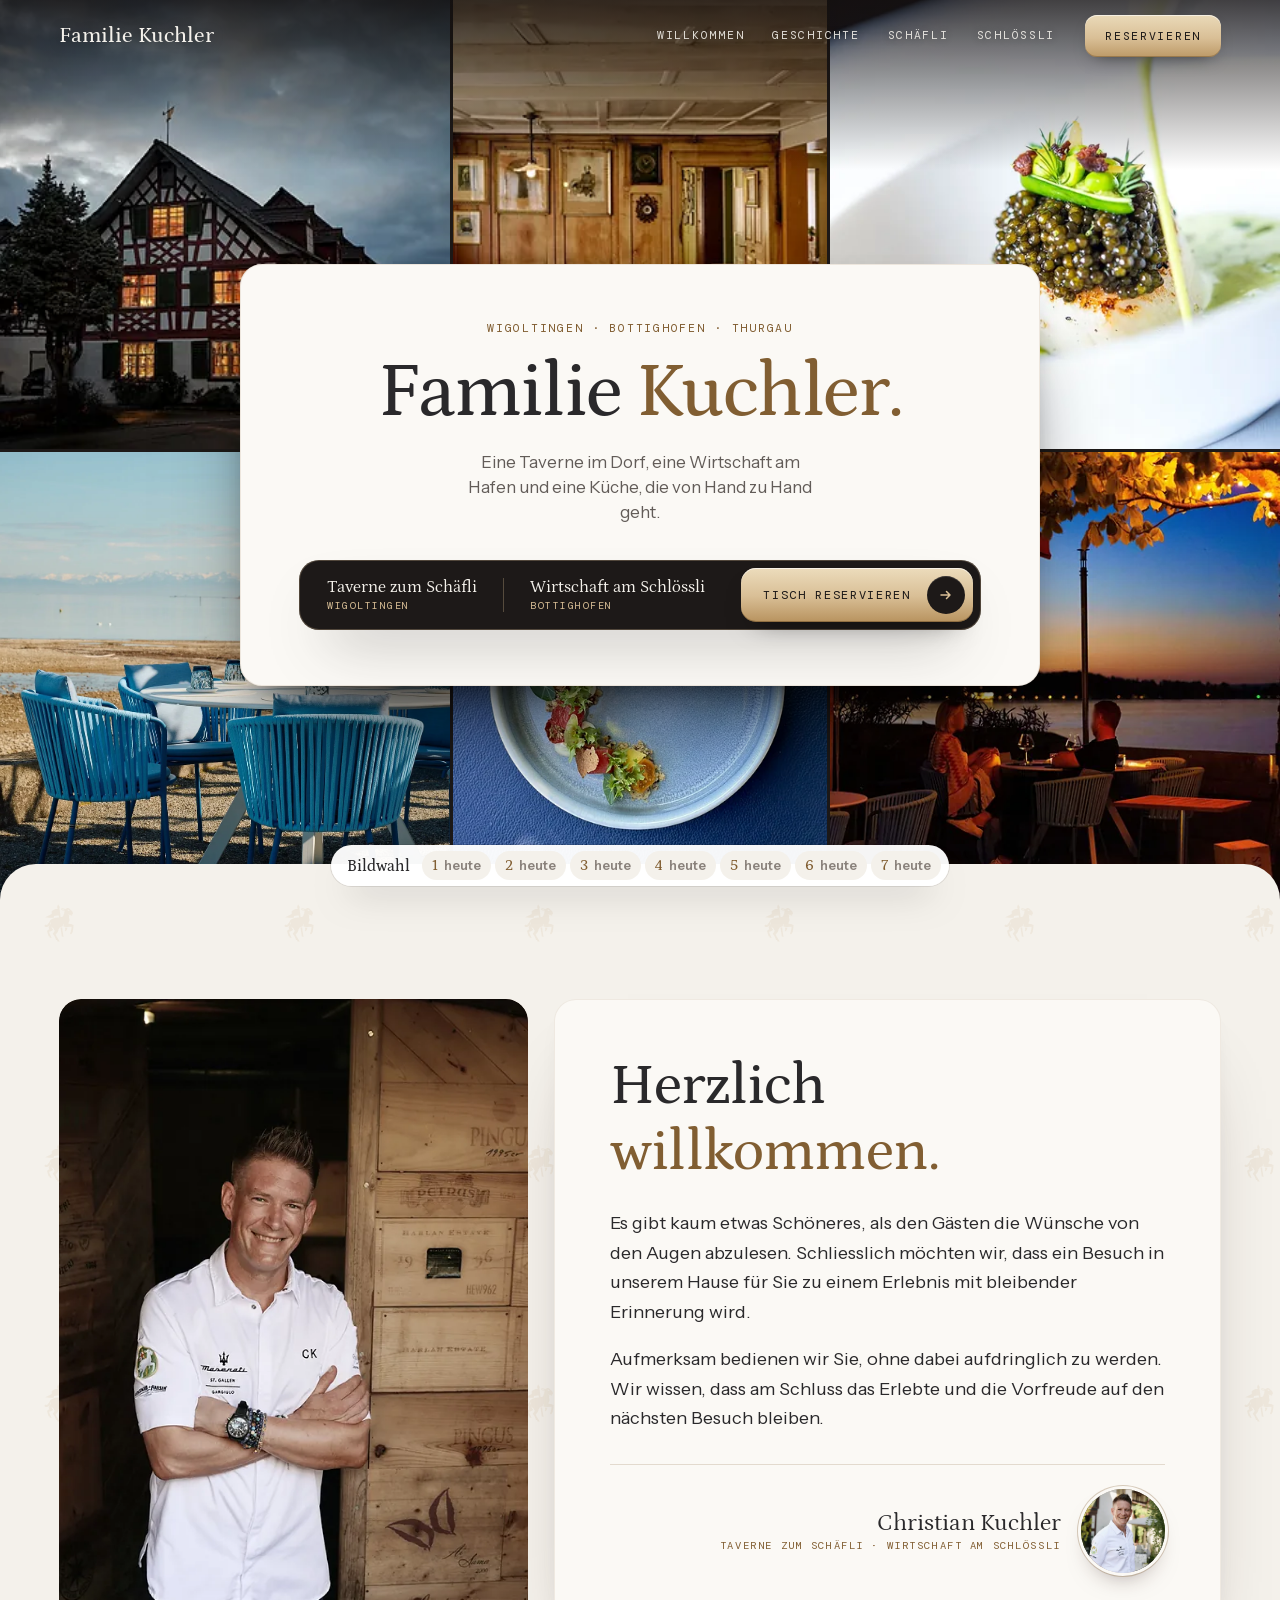
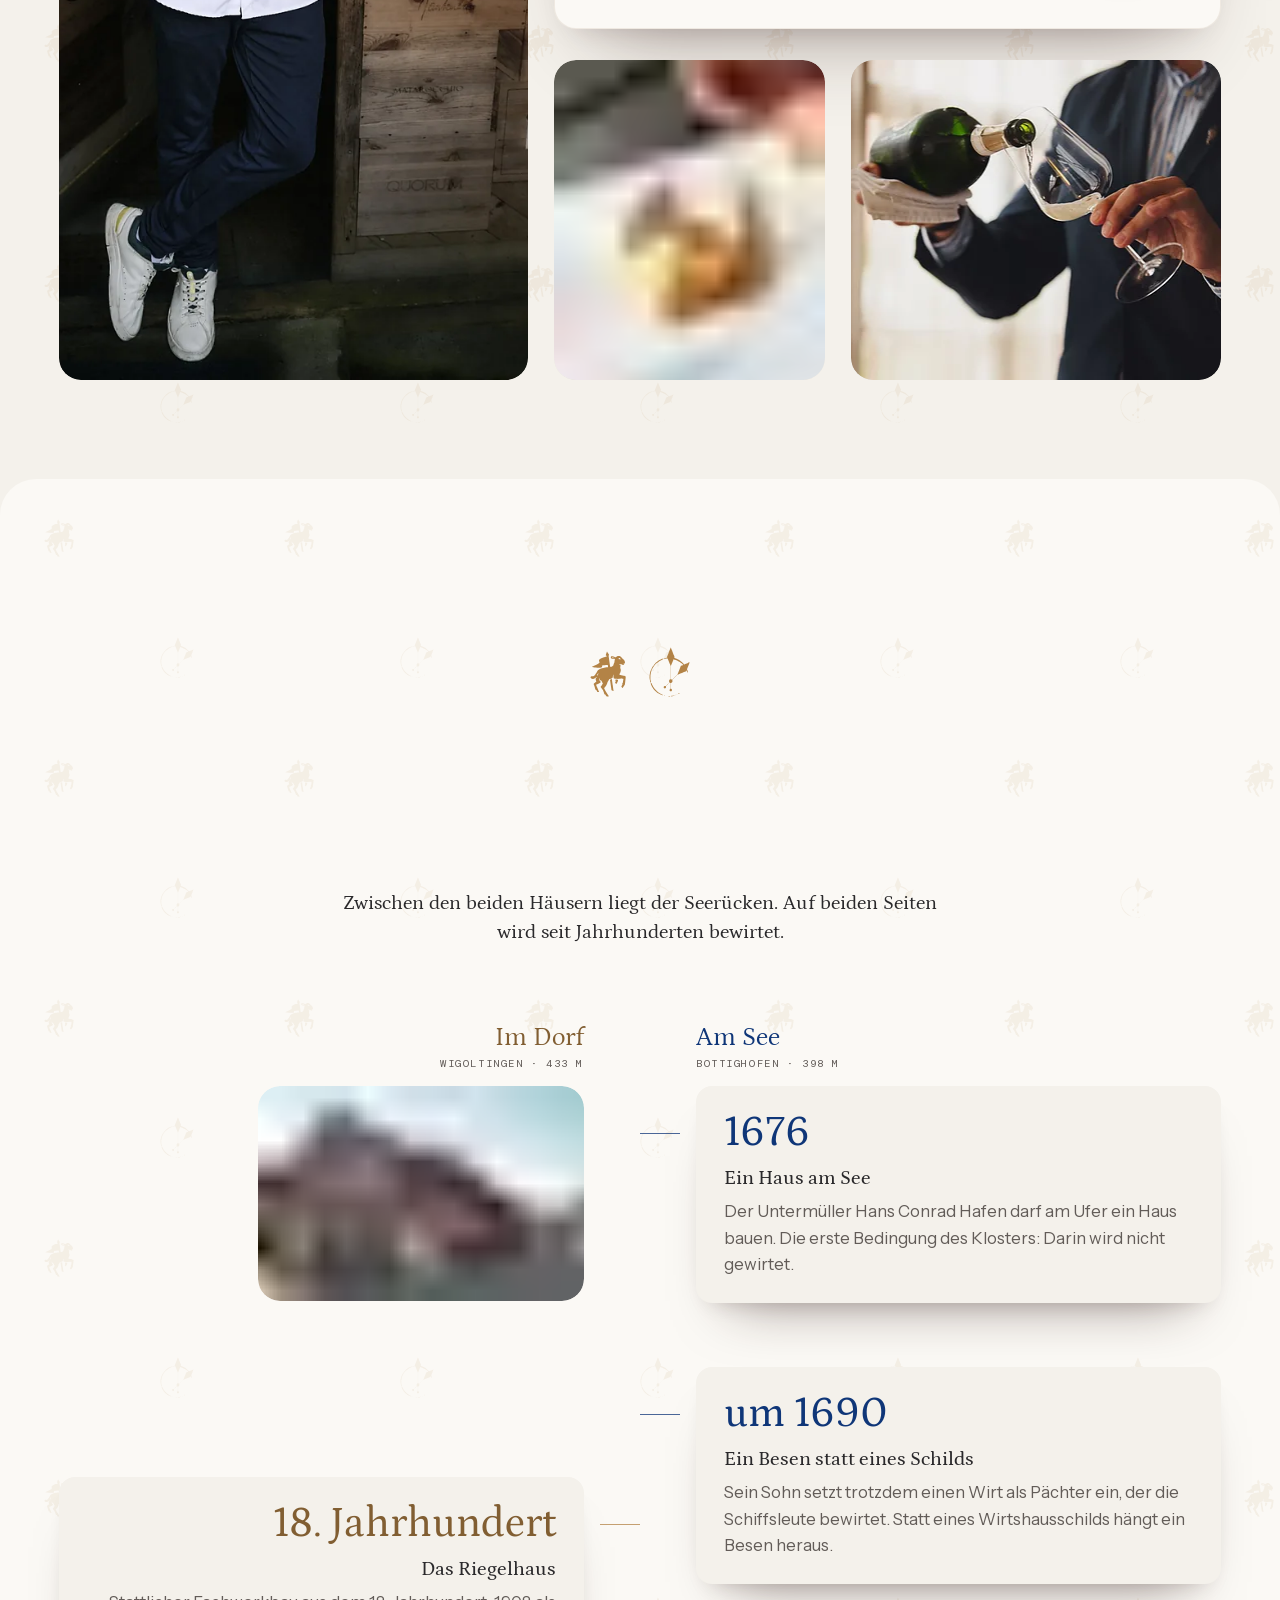
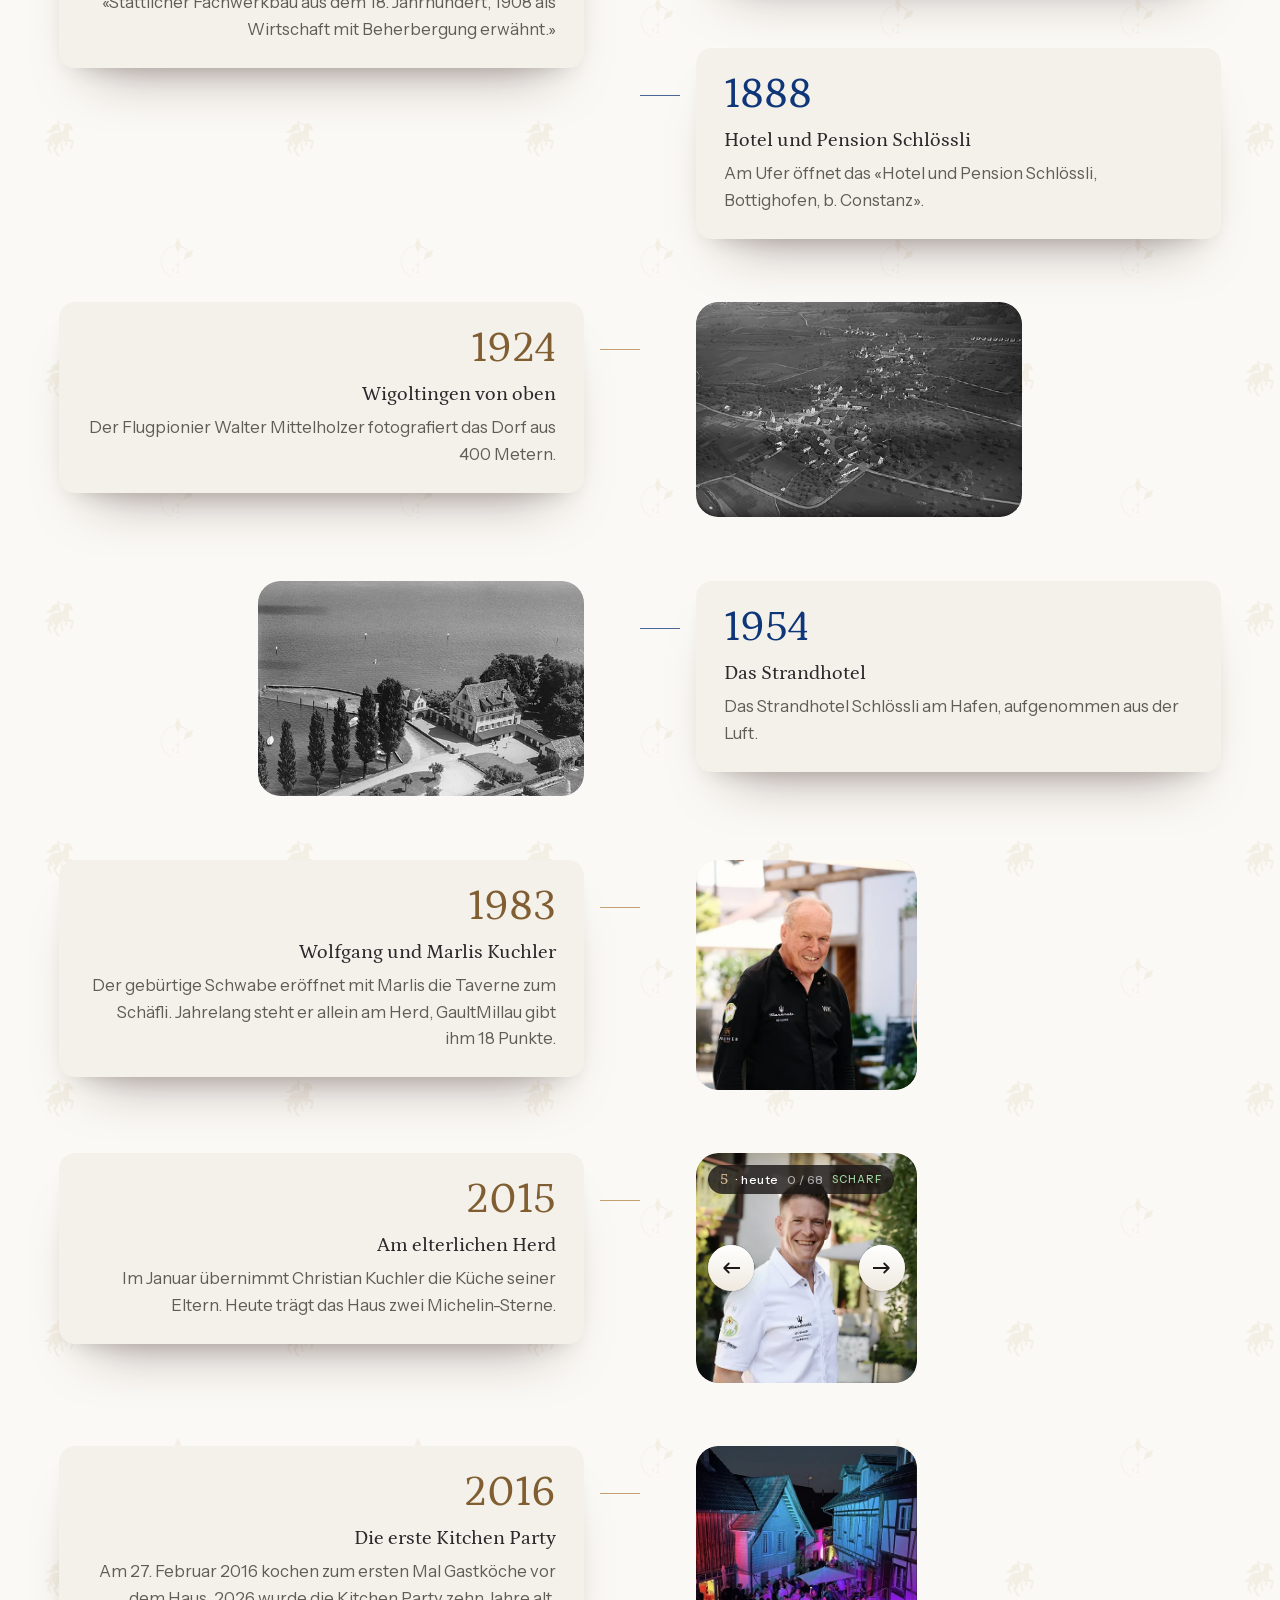
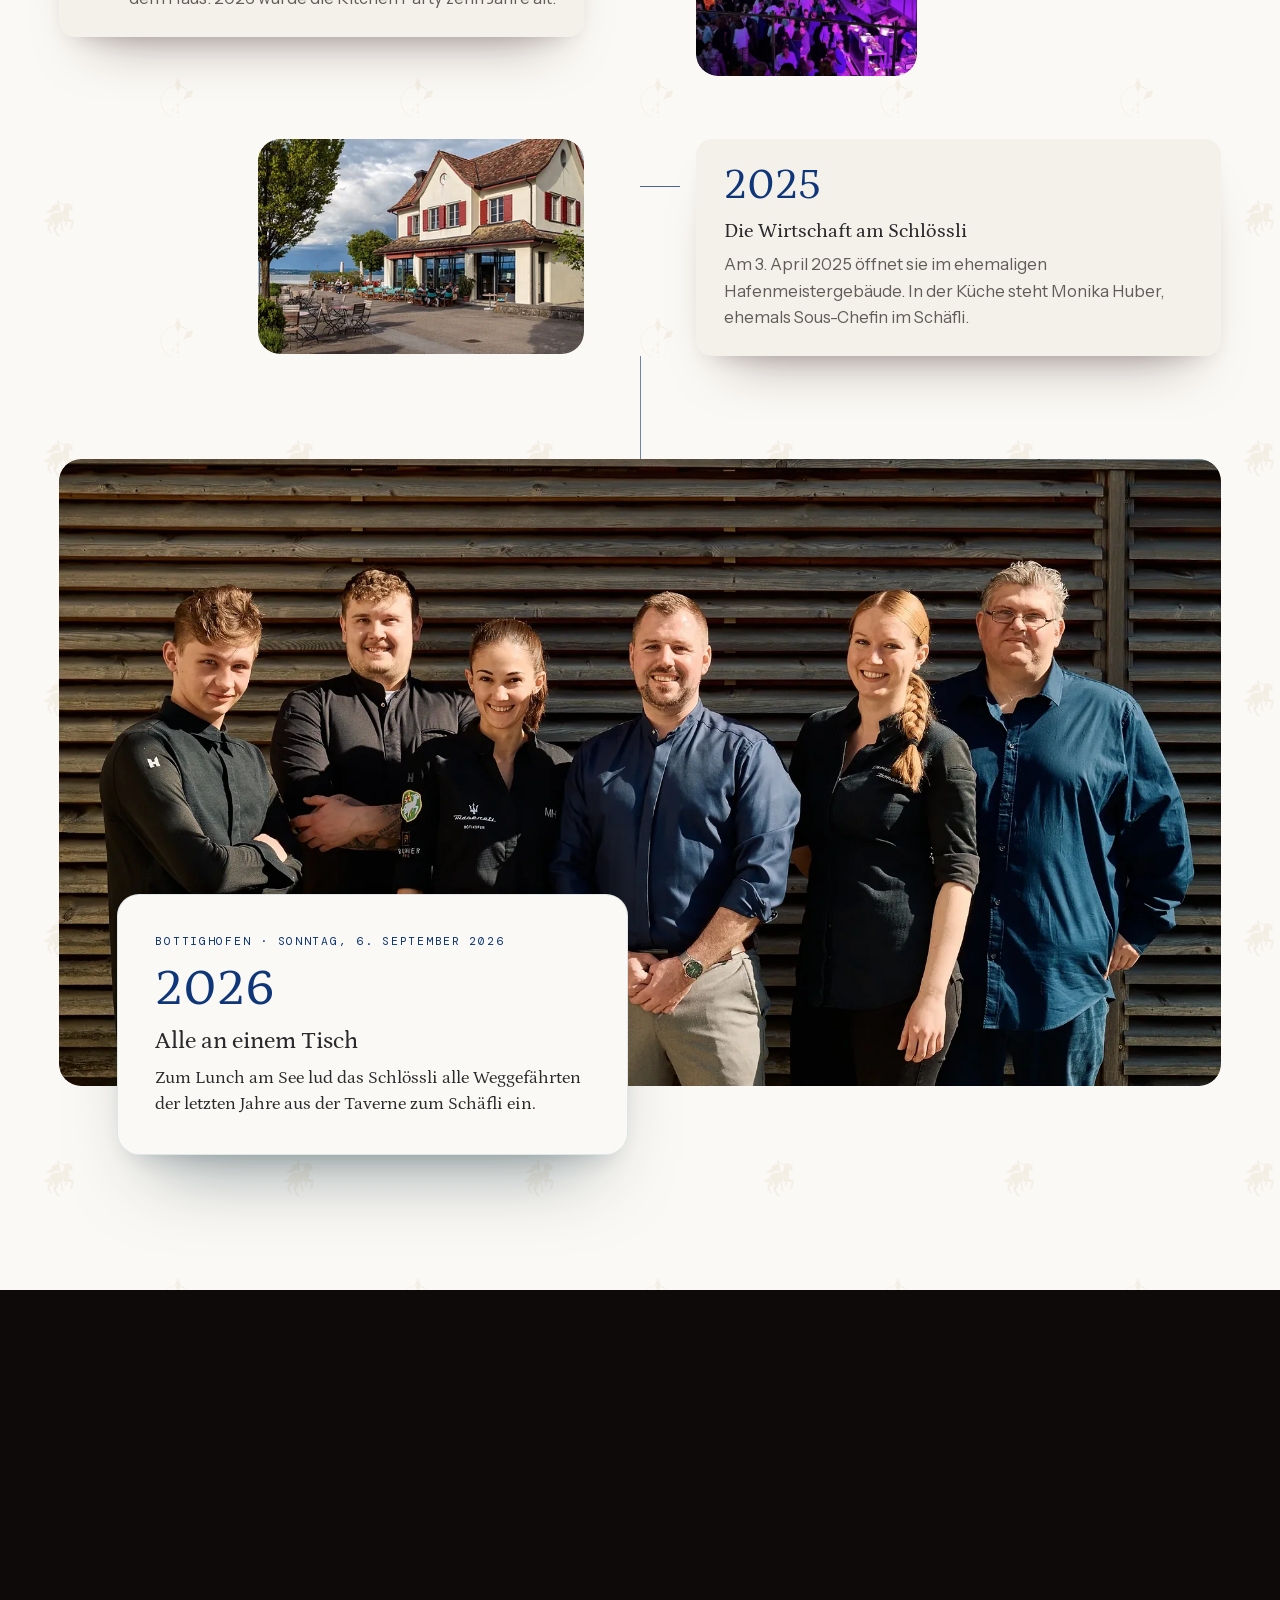
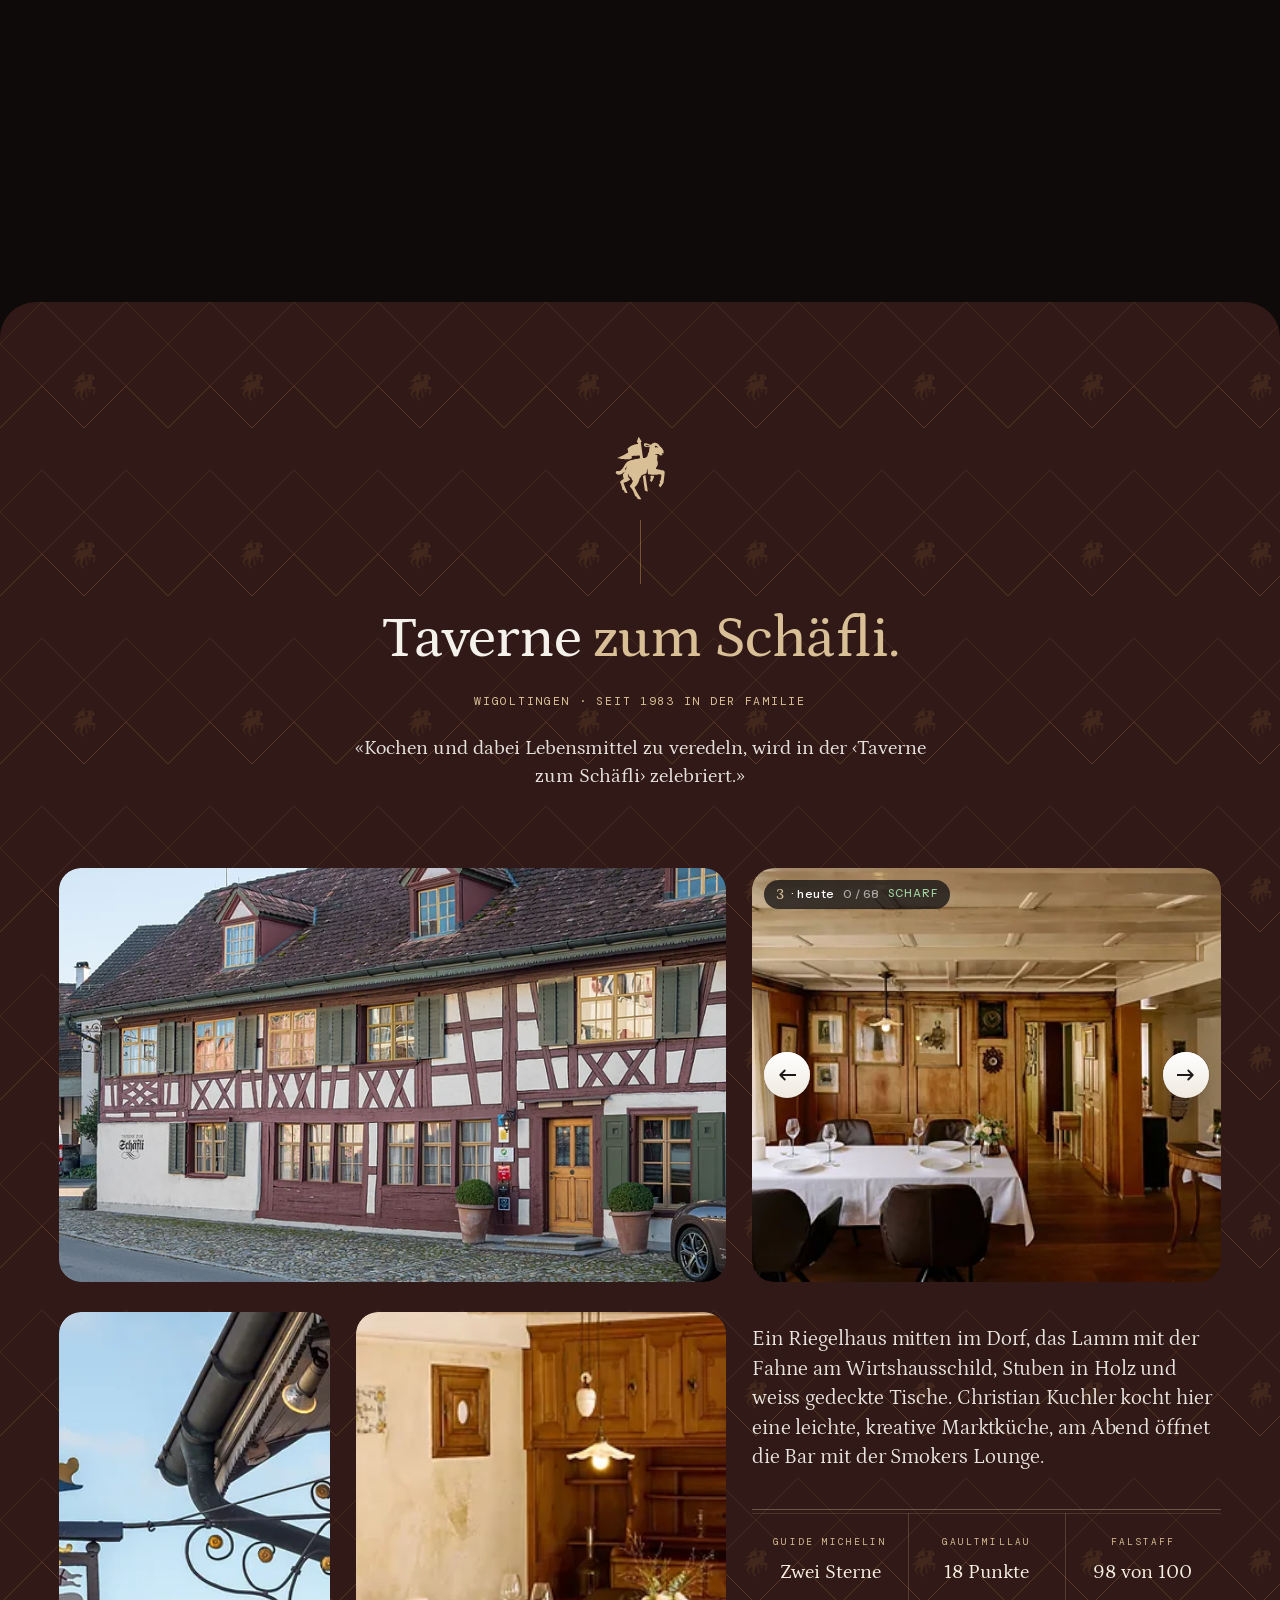
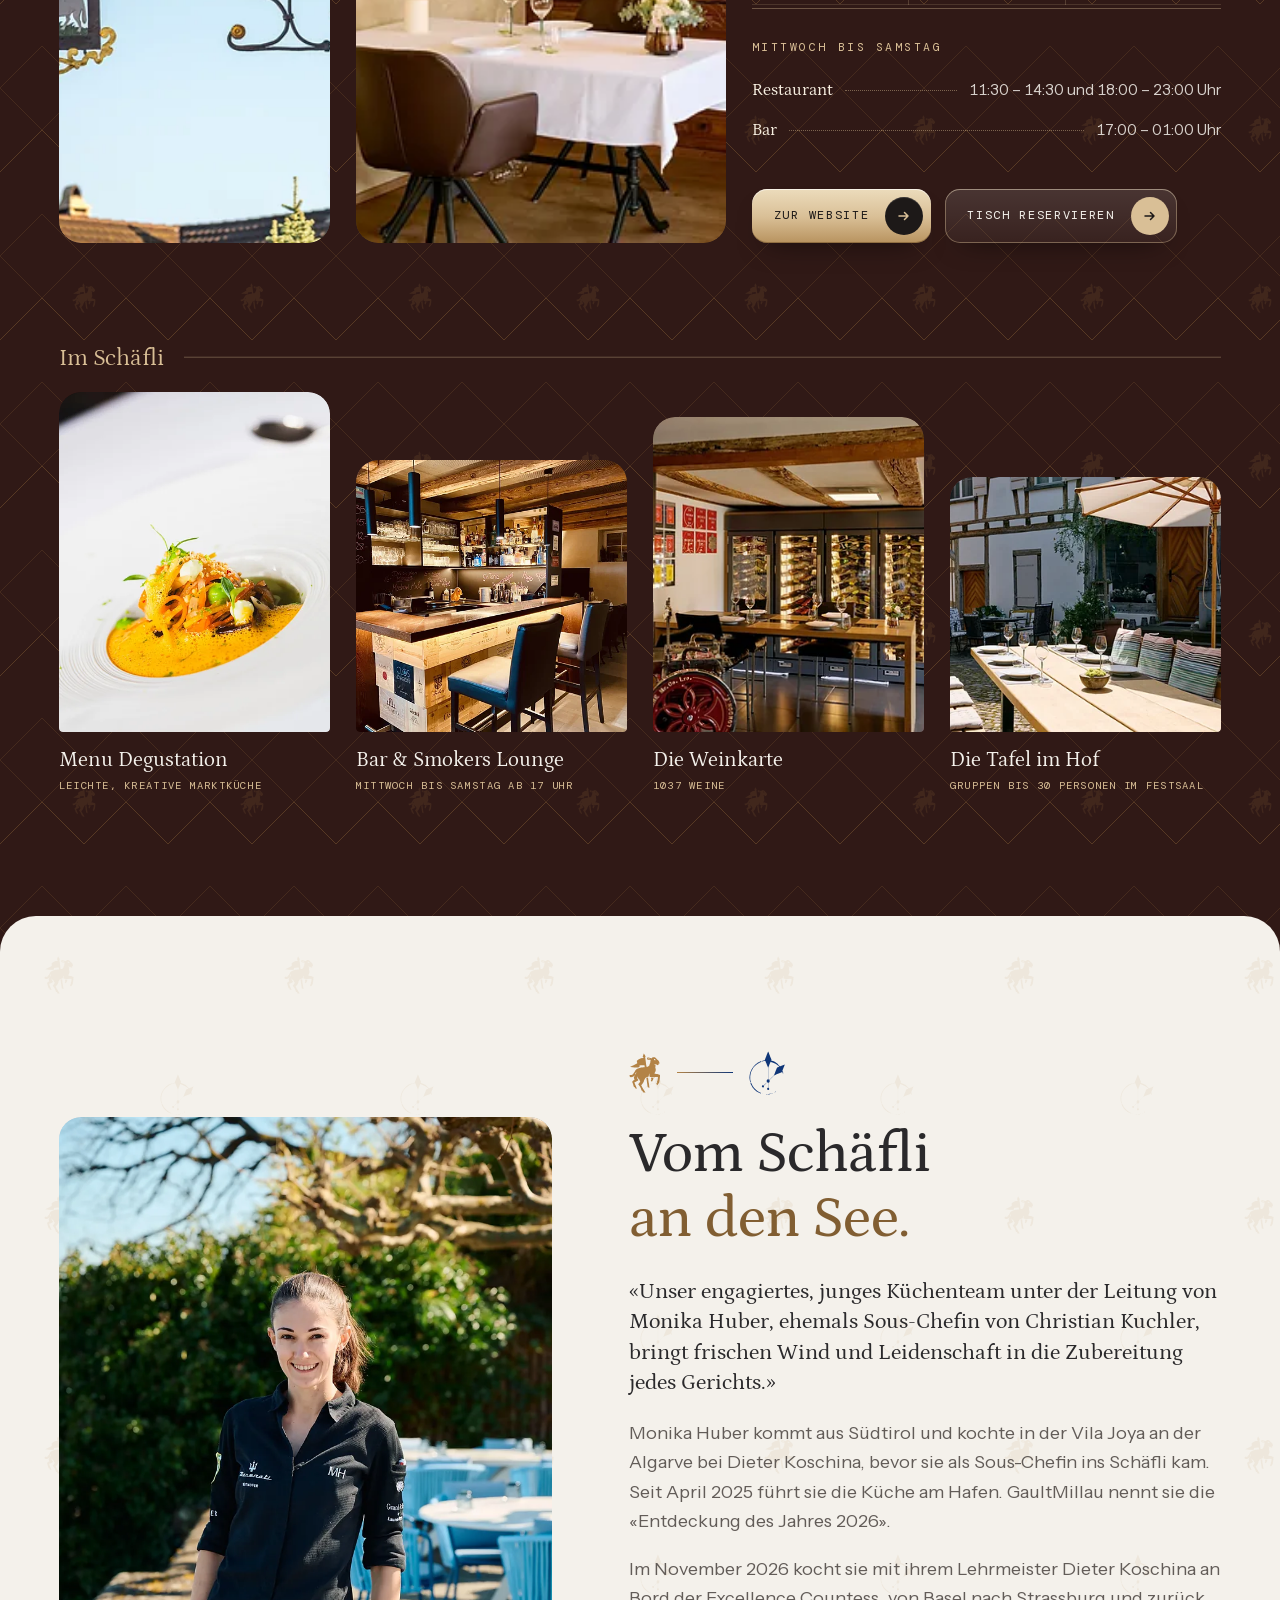
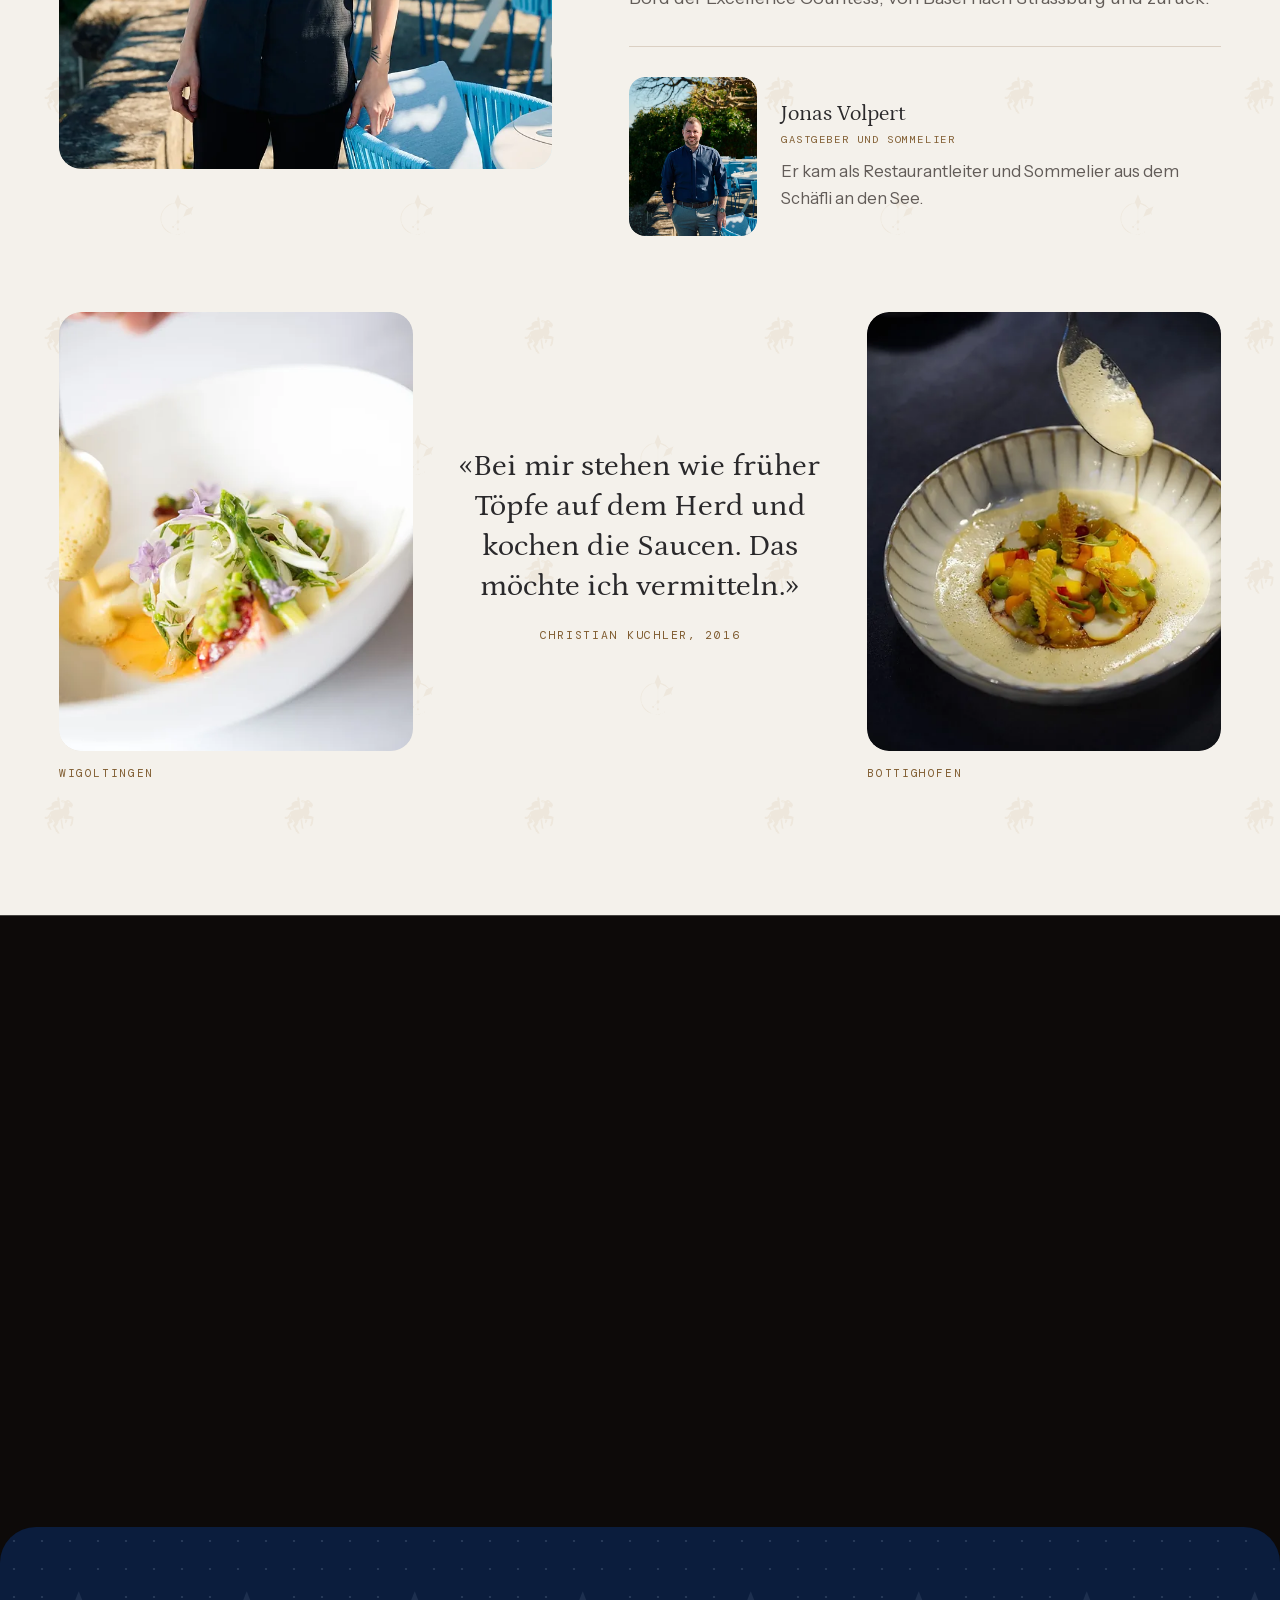
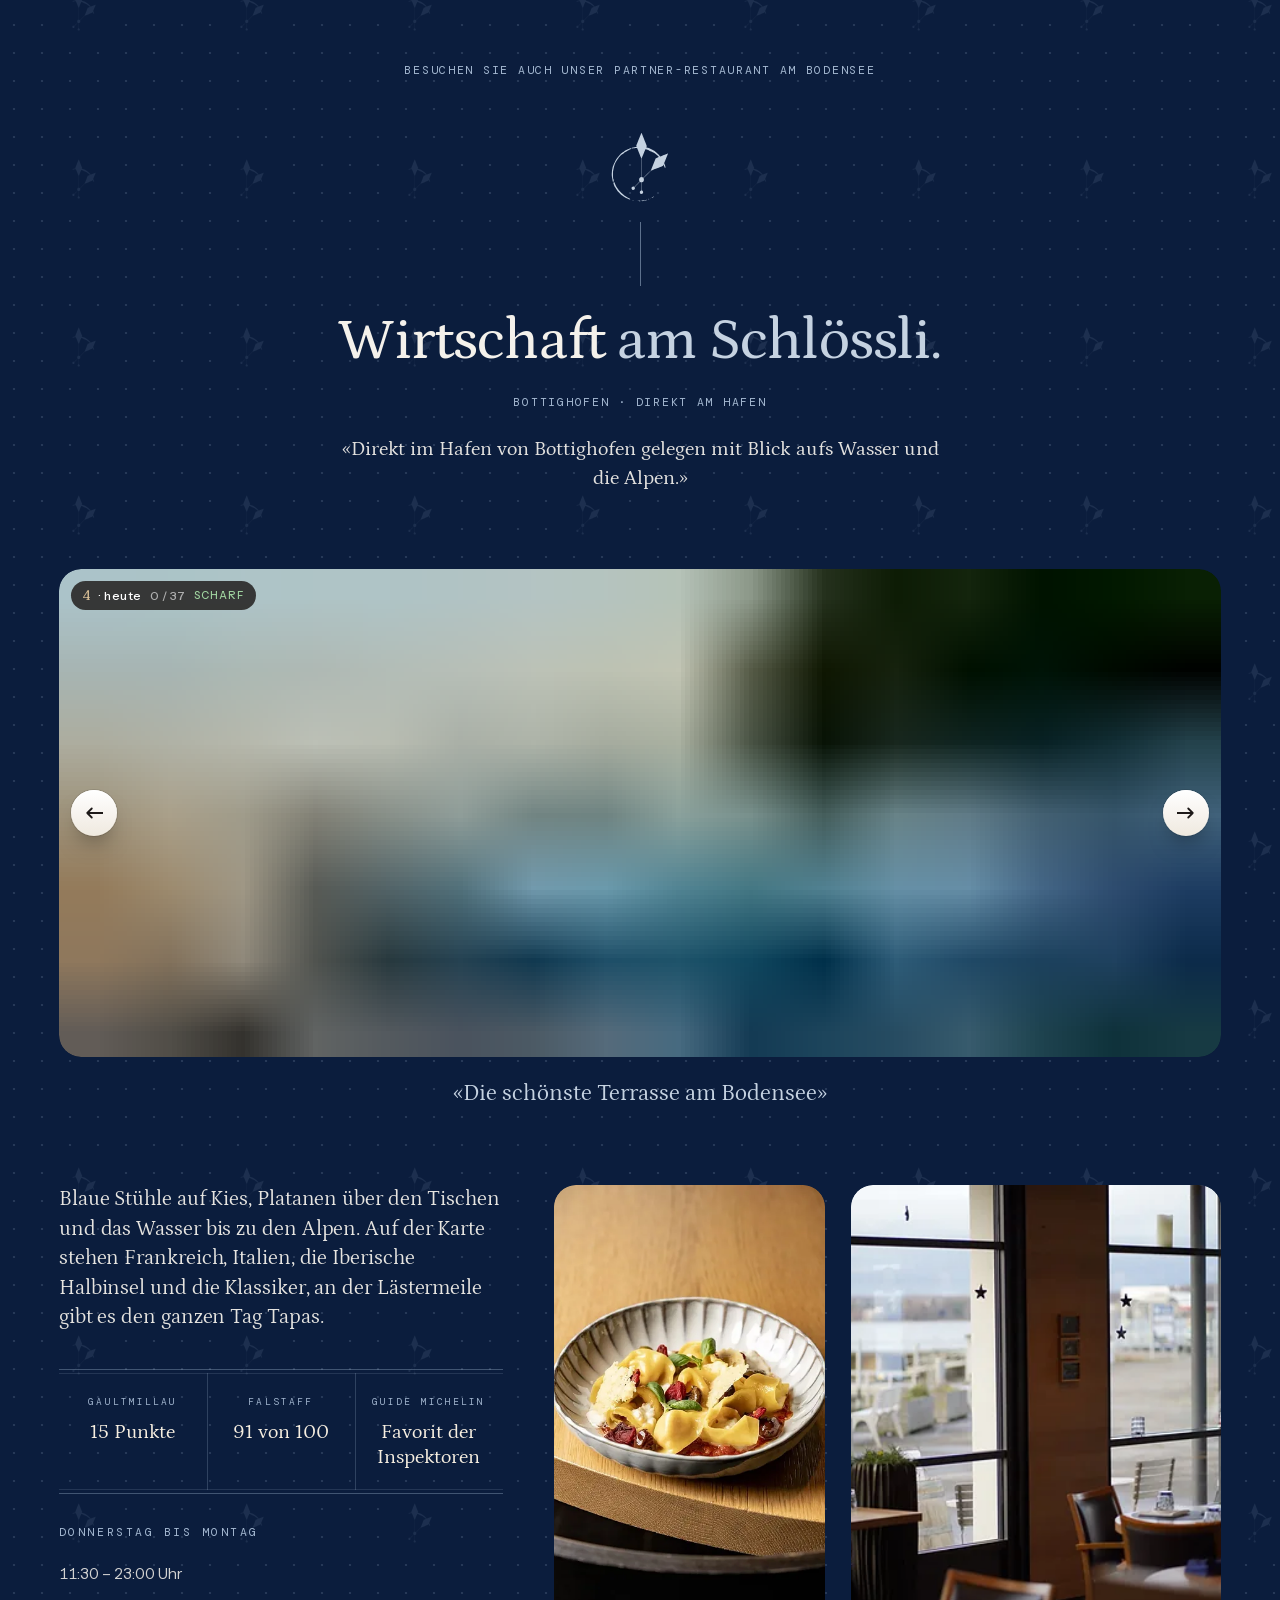
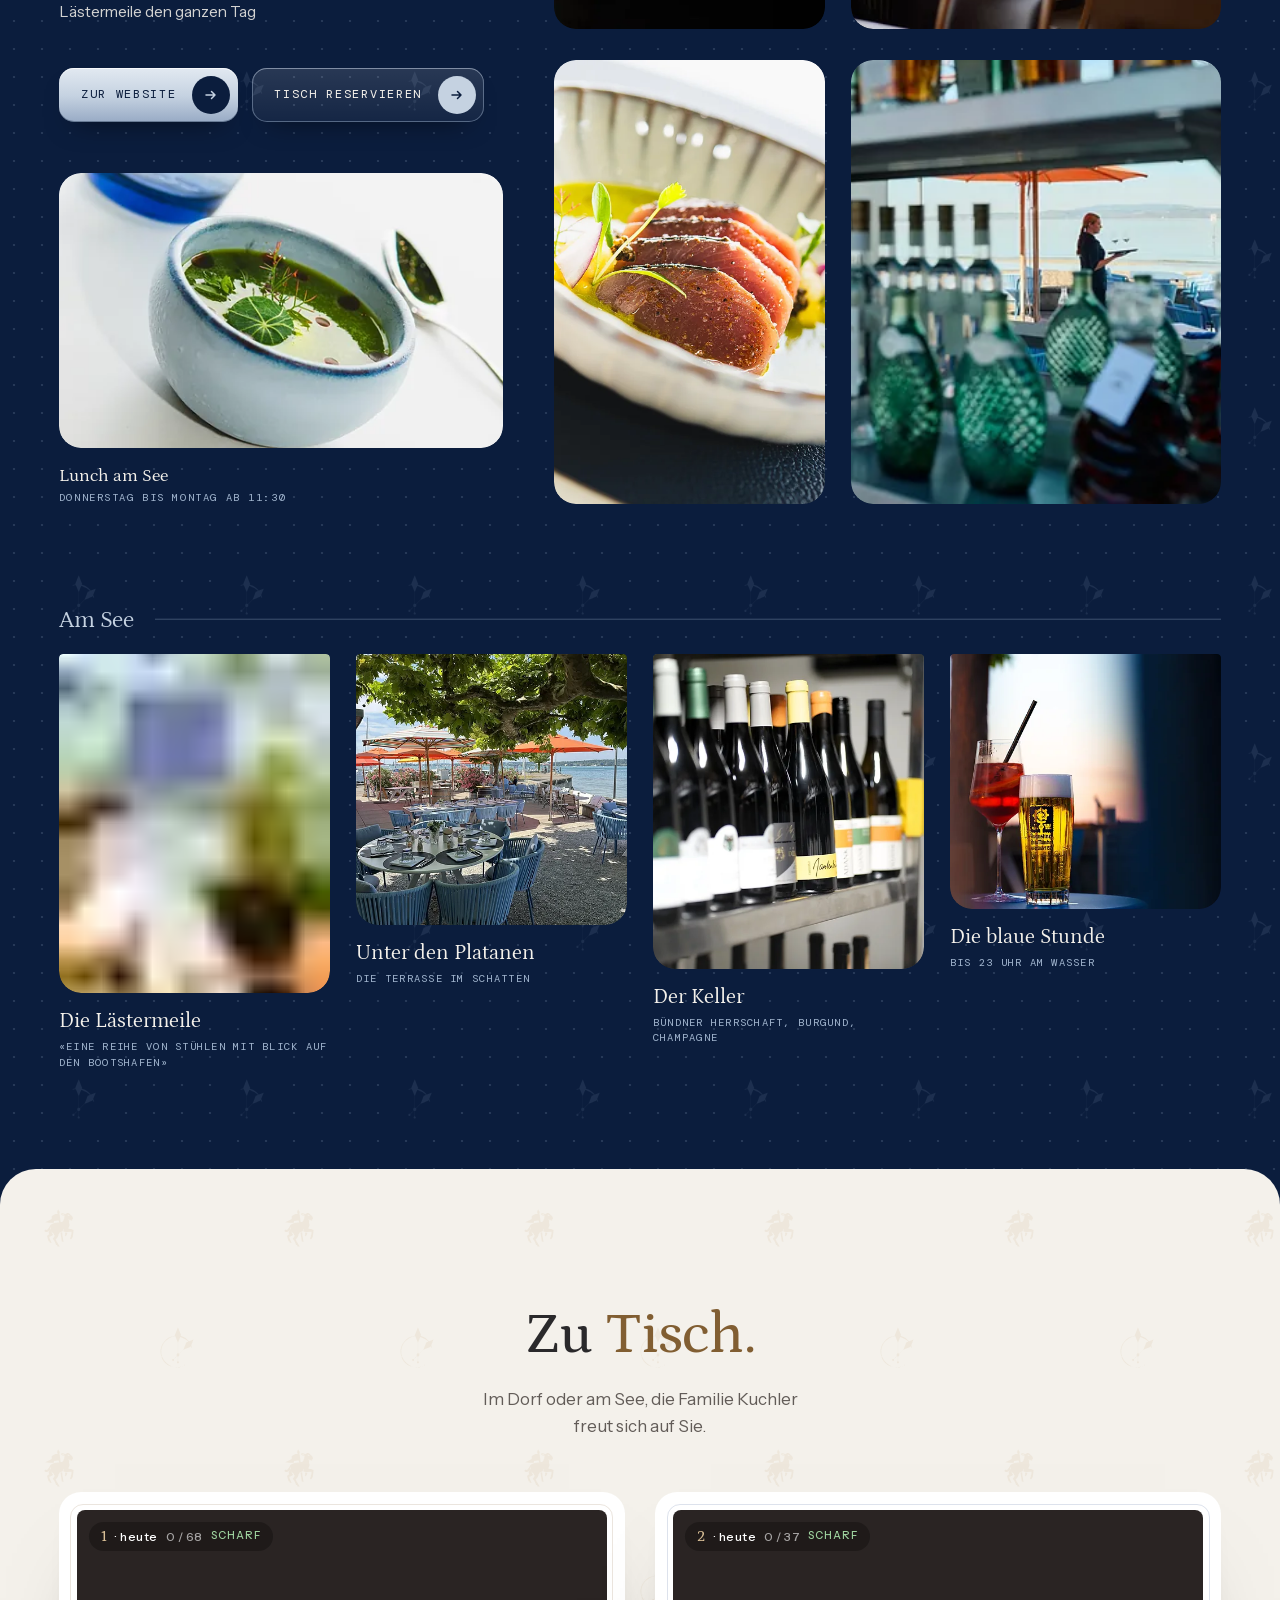
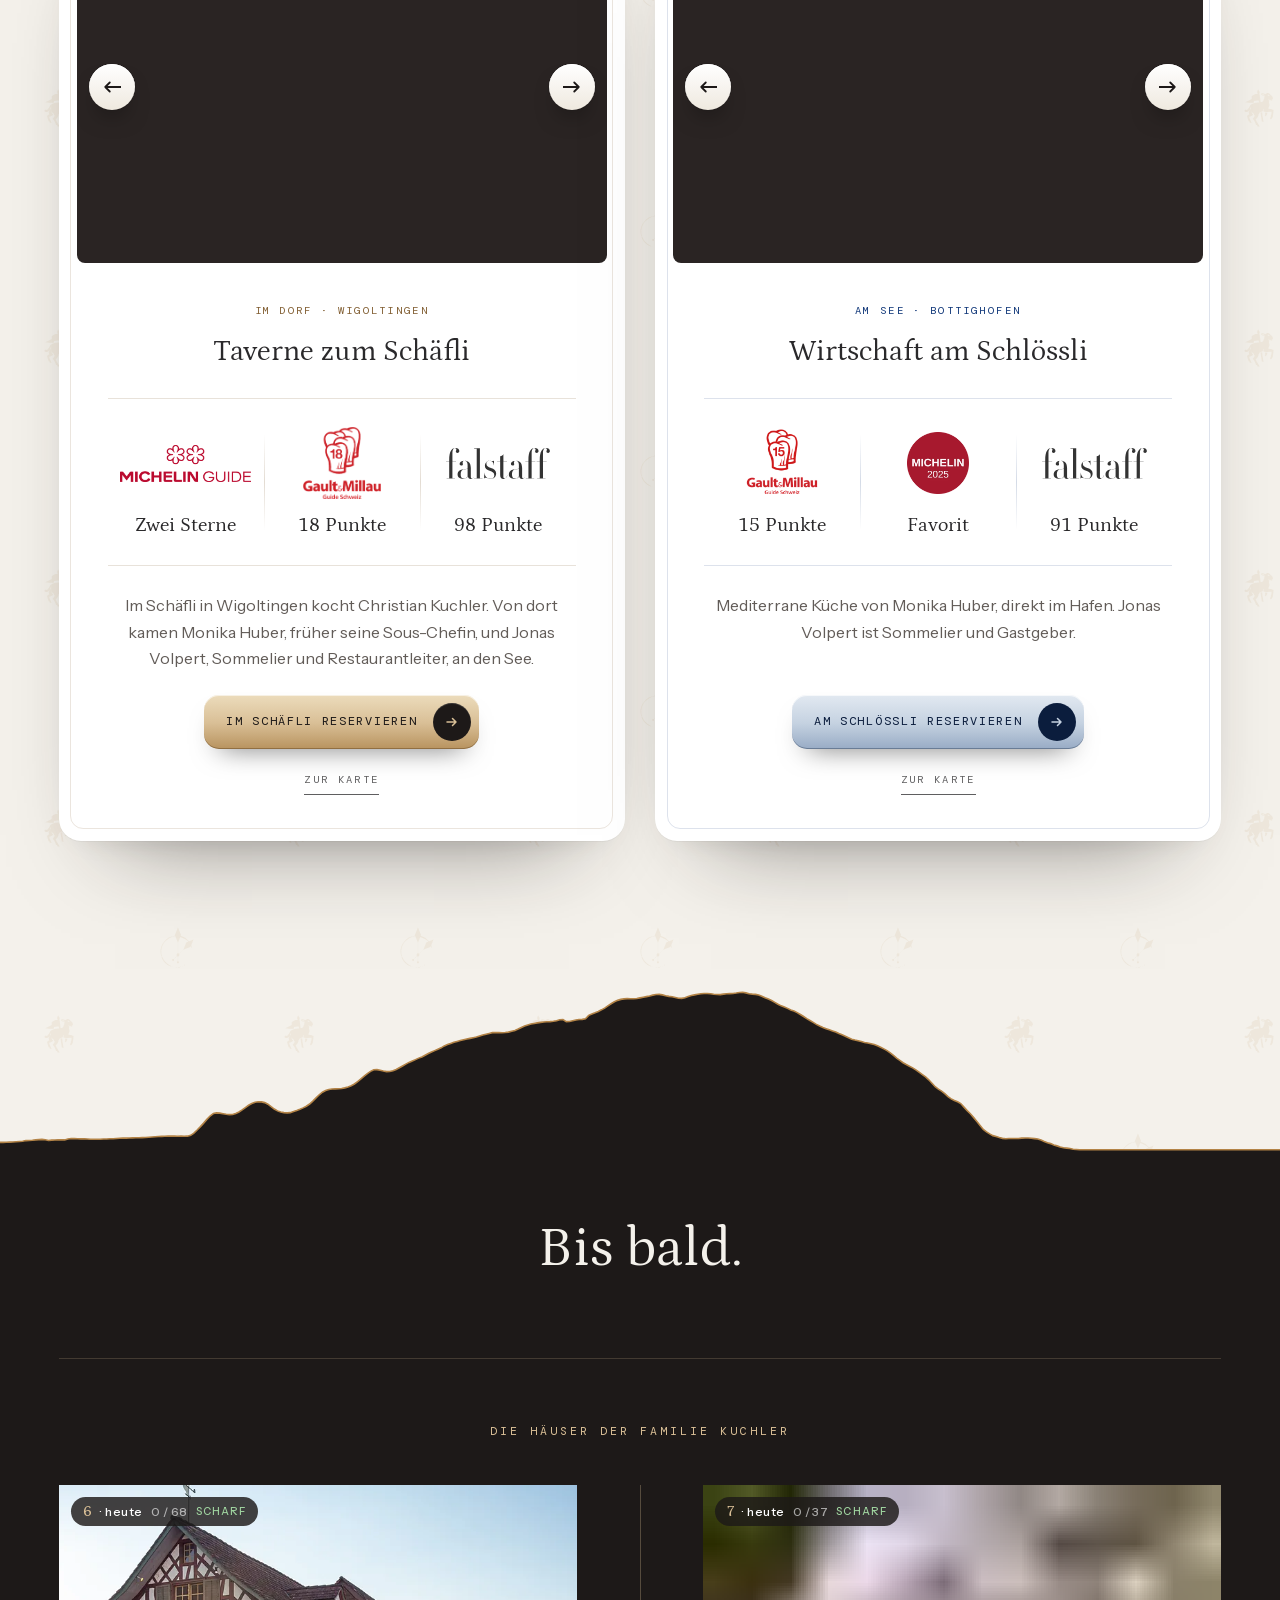
<file: wahl-bilder.html>
<!doctype html>
<html lang="de-CH">
<head><script data-wurzel>/* Wurzel-Weiche: Seite laeuft an der Wurzel einer Adresse oder in einem Unterordner (github.io/<repo>/) */(function(){var D=0,p=location.pathname.split('/');p.splice(p.length-1-D,D+1);var W=p.join('/')+'/';window.__W=W;if(W==='/')return;var O=location.origin;
function f(u){if(typeof u!=='string')return u;if(u.indexOf(O+'/')===0)return O+f(u.slice(O.length));if(u.charAt(0)!=='/'||u.charAt(1)==='/'||u.indexOf(W)===0||u+'/'===W)return u;return W+u.slice(1)}
function s(v){return typeof v!=='string'?v:v.replace(/(^|,)(\s*)(\S+)/g,function(m,a,b,u){return a+b+f(u)})}
function c(v){return typeof v!=='string'?v:v.replace(/url\(\s*(['"]?)([^'")]+)/g,function(m,q,u){return 'url('+q+f(u)})}
function h(v){return typeof v!=='string'?v:c(v.replace(/(\s(?:src|href|poster|action|data-src|data-href)\s*=\s*)(["'])([^"']*)\2/gi,function(m,a,q,u){return a+q+f(u)+q}).replace(/(\s(?:srcset|imagesrcset|data-srcset)\s*=\s*)(["'])([^"']*)\2/gi,function(m,a,q,u){return a+q+s(u)+q}))}
function d(K,k,g){K=window[K];if(!K)return;var x=Object.getOwnPropertyDescriptor(K.prototype,k);if(!x||!x.set)return;Object.defineProperty(K.prototype,k,{configurable:true,enumerable:x.enumerable,get:x.get,set:function(v){x.set.call(this,g(v))}})}
[['HTMLImageElement','src'],['HTMLScriptElement','src'],['HTMLLinkElement','href'],['HTMLIFrameElement','src'],['HTMLSourceElement','src'],['HTMLMediaElement','src'],['HTMLVideoElement','poster'],['HTMLAnchorElement','href'],['HTMLAreaElement','href'],['HTMLFormElement','action'],['HTMLEmbedElement','src'],['HTMLObjectElement','data']].forEach(function(z){d(z[0],z[1],f)});
[['HTMLImageElement','srcset'],['HTMLSourceElement','srcset'],['HTMLLinkElement','imageSrcset']].forEach(function(z){d(z[0],z[1],s)});
d('Element','innerHTML',h);d('Element','outerHTML',h);var iah=Element.prototype.insertAdjacentHTML;Element.prototype.insertAdjacentHTML=function(w,v){return iah.call(this,w,h(v))};
var sa=Element.prototype.setAttribute;Element.prototype.setAttribute=function(n,v){var l=String(n).toLowerCase();if(/^(src|href|poster|action|data|data-src|data-href)$/.test(l))v=f(v);else if(/srcset$/.test(l))v=s(v);else if(l==='style')v=c(v);return sa.call(this,n,v)};
var st=CSSStyleDeclaration.prototype,sp=st.setProperty;st.setProperty=function(n,v,q){return sp.call(this,n,c(v),q)};['background','backgroundImage','cssText','maskImage','webkitMaskImage','listStyleImage','borderImageSource','content'].forEach(function(k){var x=Object.getOwnPropertyDescriptor(st,k);if(x&&x.set)Object.defineProperty(st,k,{configurable:true,enumerable:x.enumerable,get:x.get,set:function(v){x.set.call(this,c(v))}})});
var F=window.fetch;if(F)window.fetch=function(i,o){if(typeof i==='string')i=f(i);else if(i instanceof URL)i=f(i.href);return F.call(this,i,o)};
var XO=XMLHttpRequest.prototype.open;XMLHttpRequest.prototype.open=function(){var a=[].slice.call(arguments);a[1]=f(a[1] instanceof URL?a[1].href:a[1]);return XO.apply(this,a)};
if(navigator.sendBeacon){var B=navigator.sendBeacon;navigator.sendBeacon=function(u,x){return B.call(navigator,f(u),x)}}
var wo=window.open;window.open=function(u){var a=[].slice.call(arguments);a[0]=f(u);return wo.apply(window,a)};
var dw=document.write,dl=document.writeln;document.write=function(){return dw.apply(document,[].map.call(arguments,h))};document.writeln=function(){return dl.apply(document,[].map.call(arguments,h))};
['pushState','replaceState'].forEach(function(k){var o=history[k];history[k]=function(a,b,u){return o.call(history,a,b,u==null?u:f(String(u)))}});
function e(el){if(!el||el.nodeType!==1)return;['src','href','poster','action'].forEach(function(a){var v=el.getAttribute(a);if(v&&v.charAt(0)==='/'){var z=f(v);if(z!==v)sa.call(el,a,z)}});var t=el.getAttribute('srcset');if(t&&/(^|,)\s*\/[^\/]/.test(t)){var z=s(t);if(z!==t)sa.call(el,'srcset',z)}t=el.getAttribute('style');if(t&&/url\(\s*['"]?\/[^\/]/.test(t)){z=c(t);if(z!==t)sa.call(el,'style',z)}}
new MutationObserver(function(ms){ms.forEach(function(m){if(m.type==='attributes')e(m.target);else m.addedNodes.forEach(function(n){if(n.nodeType!==1)return;e(n);var l=n.querySelectorAll('[src],[href],[srcset],[poster],[action],[style]');for(var i=0;i<l.length;i++)e(l[i])})})}).observe(document.documentElement,{childList:true,subtree:true,attributes:true,attributeFilter:['src','href','srcset','poster','action','style']})})();</script>
<meta charset="utf-8">
<meta name="viewport" content="width=device-width, initial-scale=1, viewport-fit=cover">
<meta name="robots" content="noindex, nofollow">
<title>Bildwahl · Familie Kuchler · Taverne zum Schäfli und Wirtschaft am Schlössli</title>
<meta name="description" content="Die Taverne zum Schäfli in Wigoltingen und die Wirtschaft am Schlössli in Bottighofen, zwei Häuser der Familie Kuchler im Thurgau.">
<link rel="icon" href="data:image/svg+xml,<svg xmlns='http://www.w3.org/2000/svg' viewBox='57 52 828 1051' fill='%23B38346'><g transform='translate(0.000000,1174.000000) scale(0.100000,-0.100000)'><path d='M4433 11043 c-92 -257 -284 -815 -282 -817 2 -2 45 -27 95 -55 102 -56 98 -51 110 -182 8 -79 29 -67 -171 -99 -232 -37 -590 -133 -735 -197 -184 -82 -378 -188 -495 -271 -79 -57 -246 -196 -294 -246 l-45 -45 43 -188 c23 -103 51 -220 61 -260 11 -40 23 -92 26 -117 7 -50 29 -31 -226 -191 -472 -296 -1023 -569 -1479 -733 -57 -20 -106 -42 -108 -49 -3 -7 18 -16 54 -23 32 -6 76 -16 98 -21 168 -37 406 -77 540 -89 50 -5 135 -16 190 -24 273 -40 965 -54 1144 -22 114 21 237 59 311 96 99 51 94 33 55 210 -19 85 -35 158 -35 162 0 23 277 70 515 88 83 6 182 15 220 20 88 12 604 44 610 38 6 -6 65 -422 65 -460 0 -34 0 -34 -332 -81 -483 -69 -676 -111 -1070 -228 -252 -75 -484 -156 -573 -199 -108 -54 -236 -152 -335 -257 -99 -106 -152 -184 -226 -334 -131 -265 -343 -585 -510 -769 -215 -237 -353 -291 -624 -244 -112 19 -151 12 -227 -40 -102 -70 -141 -225 -81 -326 30 -52 104 -125 166 -164 147 -92 341 -107 540 -40 208 70 365 169 548 347 72 70 137 127 144 127 43 0 -101 -267 -229 -425 -25 -30 -41 -60 -41 -77 0 -73 76 -397 131 -561 17 -49 29 -90 27 -90 -82 -43 -542 -406 -568 -450 -45 -73 -33 -172 40 -317 91 -182 212 -557 270 -836 43 -205 54 -220 224 -290 69 -29 69 -29 136 -190 93 -223 89 -217 174 -244 91 -29 342 -42 351 -18 3 7 -35 101 -85 208 -109 233 -273 612 -363 841 -90 227 -223 607 -216 613 2 1 116 44 252 94 424 158 607 261 775 437 51 53 92 99 91 103 0 4 -28 20 -62 36 -91 43 -193 149 -246 257 -72 146 -105 338 -94 534 7 105 25 130 37 49 3 -26 20 -88 37 -138 90 -261 232 -427 419 -486 30 -10 57 -24 61 -31 4 -8 16 -57 28 -109 33 -145 88 -248 184 -343 65 -64 77 -82 71 -100 -15 -51 -148 -300 -212 -397 -37 -58 -114 -160 -170 -227 -102 -121 -132 -171 -132 -216 0 -39 48 -117 116 -190 298 -316 572 -831 699 -1317 14 -55 27 -77 76 -132 35 -39 70 -69 86 -72 102 -25 98 -22 148 -109 74 -126 185 -286 206 -298 42 -22 190 -40 349 -41 171 -1 210 4 210 27 0 8 -91 151 -203 317 -387 576 -579 903 -812 1375 -52 106 -95 199 -95 206 0 7 18 31 41 52 56 55 224 246 285 325 167 217 298 448 369 651 42 122 53 167 65 270 8 73 11 79 79 170 61 82 168 257 242 399 13 25 34 58 46 73 13 16 23 39 23 52 0 21 13 27 133 65 200 63 390 136 512 197 145 71 175 95 175 136 0 47 37 296 62 412 30 145 76 285 93 285 13 0 15 -34 15 -217 1 -312 26 -499 87 -634 25 -56 25 -57 81 -68 85 -16 311 -48 447 -63 73 -7 238 -12 420 -12 316 1 465 15 673 64 108 26 120 26 360 -7 237 -33 214 0 177 -250 -14 -92 -30 -197 -35 -233 -5 -36 -21 -141 -35 -233 -14 -92 -25 -175 -25 -183 0 -9 -27 -44 -60 -78 -98 -102 -109 -152 -60 -276 17 -41 30 -83 30 -93 0 -11 -55 -107 -121 -214 -67 -107 -123 -202 -125 -211 -4 -14 96 -152 247 -342 l26 -32 55 73 c172 234 375 543 437 668 19 37 38 97 47 145 47 273 189 1609 178 1678 -9 52 -55 129 -92 154 -45 31 -169 77 -272 102 -108 26 -615 130 -870 177 -107 20 -198 39 -203 42 -10 6 -2 106 14 165 5 21 34 69 63 108 255 340 311 830 134 1183 -27 54 -28 61 -18 120 16 104 38 372 46 559 6 148 5 178 -7 181 -8 3 -43 10 -79 16 -125 24 -330 104 -330 130 0 11 10 12 48 7 151 -21 294 -26 421 -15 l134 11 35 -41 c48 -58 139 -126 219 -164 136 -63 288 -34 368 70 19 25 35 52 35 59 0 7 -31 57 -70 110 -69 96 -82 124 -58 124 6 0 66 -16 131 -36 87 -27 125 -34 136 -27 27 17 42 93 43 208 1 139 -31 267 -101 410 -88 179 -226 340 -414 482 -75 57 -106 88 -135 135 -96 155 -247 314 -377 395 -47 30 -146 73 -215 94 -63 20 -96 23 -205 23 -113 -1 -141 -5 -215 -28 -144 -47 -271 -129 -371 -240 -54 -60 -14 -65 -325 42 -191 65 -320 100 -527 143 -113 23 -148 24 -218 3 -77 -23 -114 -65 -128 -147 -27 -154 -3 -251 82 -333 46 -45 66 -56 147 -82 52 -17 133 -38 180 -47 118 -23 337 -31 439 -16 46 7 85 10 87 8 3 -2 -7 -49 -20 -103 -37 -146 -65 -329 -77 -504 -7 -101 -16 -164 -26 -180 -82 -140 -187 -424 -225 -609 -23 -113 -23 -113 -83 -149 -82 -49 -127 -84 -215 -168 l-75 -72 -175 -16 c-96 -9 -180 -16 -186 -16 -13 0 -17 28 -70 410 -33 247 -92 669 -174 1260 -22 157 -58 415 -80 574 -22 160 -40 303 -40 319 0 22 15 43 71 97 48 47 68 73 63 82 -9 15 -209 324 -318 493 -40 61 -96 147 -125 193 -30 45 -54 82 -55 82 -1 0 -11 -26 -23 -57z m1532 -1348 c199 -58 269 -85 273 -106 4 -22 -25 -27 -188 -35 -199 -10 -340 17 -422 79 -52 40 -64 86 -26 105 48 25 191 8 363 -43z m1429 -104 c69 -37 216 -177 216 -206 0 -42 -13 -87 -26 -92 -7 -3 -47 16 -89 41 -42 25 -82 46 -89 46 -7 0 -26 -10 -41 -22 -19 -15 -46 -23 -85 -26 -63 -5 -99 9 -140 53 -45 49 -25 172 35 211 61 40 140 38 219 -5z m-4904 -3448 c0 -33 -30 -158 -56 -238 -28 -84 -105 -248 -151 -321 -32 -51 -59 -60 -49 -16 3 15 9 102 13 195 l6 167 52 45 c29 24 77 76 106 115 53 69 79 87 79 53z M5500 4796 c-30 -13 -124 -52 -207 -86 -178 -73 -165 -47 -133 -252 11 -72 31 -203 45 -292 140 -943 287 -1911 291 -1917 2 -4 23 -14 47 -22 23 -9 125 -50 226 -91 101 -42 186 -74 188 -73 2 2 -1 35 -7 73 -5 38 -37 256 -70 484 -33 228 -69 478 -80 555 -11 77 -24 169 -30 205 -11 69 -158 1093 -186 1295 -10 66 -20 125 -23 132 -4 8 -22 5 -61 -11z M6412 4664 c-6 -22 -17 -57 -26 -79 -27 -71 -21 -115 30 -213 l46 -89 -75 -159 c-41 -87 -78 -168 -81 -180 -5 -16 12 -38 82 -108 49 -48 112 -105 142 -127 59 -45 64 -43 108 25 54 86 288 568 317 652 18 53 45 203 45 248 0 32 0 32 -202 45 -112 6 -242 15 -289 18 -86 6 -86 6 -97 -33z'/></g></svg>
">
<link rel="preload" href="assets/fonts/Petrona-var.woff2" as="font" type="font/woff2" crossorigin>
<link rel="preload" href="assets/fonts/InstrumentSans-normal-400_600.woff2" as="font" type="font/woff2" crossorigin>
<link rel="stylesheet" href="assets/css/familie.css?v=25">
<script>document.documentElement.classList.add('js','wartet');if(matchMedia('(prefers-reduced-motion: reduce)').matches)document.documentElement.classList.add('ruhig')</script>
<link rel="stylesheet" href="_bildwahl/wahl.css?v=2">
</head>
<body>

<header class="leiste" id="leiste">
  <a class="leiste__name" href="#auftakt">Familie Kuchler</a>
  <nav class="leiste__nav"><a href="#willkommen">Willkommen</a><a href="#geschichte">Geschichte</a><a href="#schaefli">Schäfli</a><a href="#schloessli">Schlössli</a></nav>
  <button class="leiste__buchen" type="button" data-buchen>Reservieren</button>
</header>
<dialog class="wahl" id="wahl" aria-label="Reservieren">
  <button class="wahl__zu" type="button" data-zu aria-label="Schliessen"><svg viewBox="0 0 16 16"><path d="M4 4l8 8M12 4l-8 8"/></svg></button>
  <p class="wahl__t">Wo dürfen wir Sie begrüssen?</p>
  <a class="wahl__h" href="https://bookings.zenchef.com/results?rid=378685&pid=1001" target="_blank" rel="noopener"><span class="wahl__b" style="background-image:url([data-uri])"><img data-srcset="assets/img/s-nacht-480.webp 480w, assets/img/s-nacht-800.webp 800w, assets/img/s-nacht-1200.webp 1200w, assets/img/s-nacht-1800.webp 1800w, assets/img/s-nacht-1919.webp 1919w" data-src="assets/img/s-nacht-480.webp" sizes="120px" alt="Das Riegelhaus der Taverne zum Schäfli am Abend, Licht in den Fenstern" width="1919" height="1280" style="object-position:50% 50%" decoding="async"></span><span class="wahl__w"><span class="wahl__n">Taverne zum Schäfli</span><span class="mono">Wigoltingen · Mittwoch bis Samstag</span></span><span class="kn__k" aria-hidden="true"><svg viewBox="0 0 16 16"><path d="M3 8h9M8.5 4.5 12 8l-3.5 3.5"/></svg></span></a>
  <a class="wahl__h wahl__h--see" href="https://services.gastronovi.com/restaurants/118851/reservierung/widget" target="_blank" rel="noopener"><span class="wahl__b" style="background-image:url([data-uri])"><img data-srcset="assets/img/l-abend-480.webp 480w, assets/img/l-abend-800.webp 800w, assets/img/l-abend-1200.webp 1200w, assets/img/l-abend-1800.webp 1800w, assets/img/l-abend-2400.webp 2400w" data-src="assets/img/l-abend-480.webp" sizes="120px" alt="Abend unter der Platane mit Lichterkette, Gäste am Tisch über dem See" width="2500" height="3333" style="object-position:50% 50%" decoding="async"></span><span class="wahl__w"><span class="wahl__n">Wirtschaft am Schlössli</span><span class="mono">Bottighofen · Donnerstag bis Montag</span></span><span class="kn__k" aria-hidden="true"><svg viewBox="0 0 16 16"><path d="M3 8h9M8.5 4.5 12 8l-3.5 3.5"/></svg></span></a>
</dialog>
<main id="inhalt">

<section id="auftakt" class="auf auf--raster">
  <div class="auf__raster"><div class="auf__f"><img src="assets/img/s-nacht-480.webp" srcset="assets/img/s-nacht-480.webp 480w, assets/img/s-nacht-800.webp 800w, assets/img/s-nacht-1200.webp 1200w, assets/img/s-nacht-1800.webp 1800w, assets/img/s-nacht-1919.webp 1919w" fetchpriority="high" sizes="(max-width:700px) 110vw, 36vw" alt="Das Riegelhaus der Taverne zum Schäfli am Abend, Licht in den Fenstern" width="1919" height="1280" style="object-position:50% 45%" decoding="sync"></div><div class="auf__f"><img src="assets/img/s-stube-abend-480.webp" srcset="assets/img/s-stube-abend-480.webp 480w, assets/img/s-stube-abend-800.webp 800w, assets/img/s-stube-abend-1200.webp 1200w, assets/img/s-stube-abend-1800.webp 1800w, assets/img/s-stube-abend-2304.webp 2304w" fetchpriority="high" sizes="(max-width:700px) 110vw, 36vw" alt="Die Gaststube mit Holztäfer und gedeckten Tischen" width="2304" height="1536" style="object-position:50% 50%" decoding="sync"></div><div class="auf__f"><img src="assets/img/s-muschel-480.webp" srcset="assets/img/s-muschel-480.webp 480w, assets/img/s-muschel-800.webp 800w, assets/img/s-muschel-1200.webp 1200w, assets/img/s-muschel-1668.webp 1668w" fetchpriority="high" sizes="(max-width:700px) 110vw, 36vw" alt="Jakobsmuschel, Kaviar, Kräuter-Beurre-Blanc" width="1668" height="1668" style="object-position:50% 50%" decoding="sync"></div><div class="auf__f"><img src="assets/img/l-start-480.webp" srcset="assets/img/l-start-480.webp 480w, assets/img/l-start-800.webp 800w, assets/img/l-start-1200.webp 1200w, assets/img/l-start-1800.webp 1800w, assets/img/l-start-2400.webp 2400w" fetchpriority="high" sizes="(max-width:700px) 110vw, 36vw" alt="Blaue Stühle auf der Terrasse am Mittag, dahinter der Bodensee und die Alpen" width="2500" height="1667" style="object-position:50% 60%" decoding="sync"></div><div class="auf__f"><img src="assets/img/l-anguria-480.webp" srcset="assets/img/l-anguria-480.webp 480w, assets/img/l-anguria-800.webp 800w, assets/img/l-anguria-1200.webp 1200w, assets/img/l-anguria-1800.webp 1800w, assets/img/l-anguria-2400.webp 2400w" fetchpriority="high" sizes="(max-width:700px) 110vw, 36vw" alt="Ein Teller von oben auf dem blauen Platzteller" width="2500" height="3333" style="object-position:50% 50%" decoding="sync"></div><div class="auf__f"><img src="assets/img/l-abend-480.webp" srcset="assets/img/l-abend-480.webp 480w, assets/img/l-abend-800.webp 800w, assets/img/l-abend-1200.webp 1200w, assets/img/l-abend-1800.webp 1800w, assets/img/l-abend-2400.webp 2400w" fetchpriority="high" sizes="(max-width:700px) 110vw, 36vw" alt="Abend unter der Platane mit Lichterkette, Gäste am Tisch über dem See" width="2500" height="3333" style="object-position:50% 60%" decoding="sync"></div></div>
  <div class="auf__in">
    <div class="auf__kachel">
      <p class="auf__ort mono" data-m="t">Wigoltingen · Bottighofen · Thurgau</p>
      <h1 class="auf__t" data-schlitz>Familie <em>Kuchler.</em></h1>
      <p class="auf__satz" data-m="t">Eine Taverne im Dorf, eine Wirtschaft am Hafen und eine Küche, die von Hand zu Hand geht.</p>
      <div class="platte" data-m="t"><a class="platte__h" href="#schaefli"><span>Taverne zum Schäfli</span><span class="mono">Wigoltingen</span></a><i class="platte__trenn"></i><a class="platte__h" href="#schloessli"><span>Wirtschaft am Schlössli</span><span class="mono">Bottighofen</span></a><button class="kn kn--gold platte__k" type="button" data-buchen><span class="kn__t">Tisch reservieren</span><span class="kn__k" aria-hidden="true"><svg viewBox="0 0 16 16"><path d="M3 8h9M8.5 4.5 12 8l-3.5 3.5"/></svg></span></button></div>
    </div>
  </div>
</section>

<section id="willkommen" class="fl fl--kalk tapete">
  <div class="innen brief">
    <div class="brief__gross"><figure class="rk " data-m="k"><span class="rk__b" style="--v:1.3;background-image:url([data-uri])"><img data-srcset="assets/img/s-tuer-480.webp 480w, assets/img/s-tuer-800.webp 800w, assets/img/s-tuer-1200.webp 1200w, assets/img/s-tuer-1800.webp 1800w, assets/img/s-tuer-2400.webp 2400w" data-src="assets/img/s-tuer-480.webp" sizes="(max-width:900px) 92vw, 40vw" alt="Christian Kuchler lehnt im Türrahmen aus Weinkisten" width="2500" height="3750" style="object-position:50% 40%" decoding="async"></span></figure></div>
    <article class="brief__blatt" data-m="k">
      <h2 class="h" data-schlitz>Herzlich <em>willkommen.</em></h2>
      <p class="brief__p" data-m="t">Es gibt kaum etwas Schöneres, als den Gästen die Wünsche von den Augen abzulesen. Schliesslich möchten wir, dass ein Besuch in unserem Hause für Sie zu einem Erlebnis mit bleibender Erinnerung wird.</p><p class="brief__p" data-m="t">Aufmerksam bedienen wir Sie, ohne dabei aufdringlich zu werden. Wir wissen, dass am Schluss das Erlebte und die Vorfreude auf den nächsten Besuch bleiben.</p>
      <footer class="brief__fuss" data-m="t">
        <span class="brief__name"><span>Christian Kuchler</span><span class="mono">Taverne zum Schäfli · Wirtschaft am Schlössli</span></span>
        <span class="brief__portrait" style="background-image:url([data-uri])"><img data-srcset="assets/img/s-christian-480.webp 480w, assets/img/s-christian-800.webp 800w, assets/img/s-christian-1200.webp 1200w, assets/img/s-christian-1800.webp 1800w, assets/img/s-christian-2400.webp 2400w" data-src="assets/img/s-christian-480.webp" sizes="96px" alt="Christian Kuchler in der Kochjacke vor dem Haus" width="2500" height="3750" style="object-position:50% 20%" decoding="async"></span>
      </footer>
    </article>
    <div class="brief__klein"><figure class="rk " data-m="k"><span class="rk__b" style="--v:1.18;background-image:url([data-uri])"><img data-srcset="assets/img/s-hand-480.webp 480w, assets/img/s-hand-800.webp 800w, assets/img/s-hand-1179.webp 1179w" data-src="assets/img/s-hand-480.webp" sizes="(max-width:900px) 44vw, 15vw" alt="Eine Hand richtet mit dem Löffel einen Teller an" width="1179" height="1748" style="object-position:50% 50%" decoding="async"></span></figure></div>
    <div class="brief__klein2"><figure class="rk " data-m="k"><span class="rk__b" style="--v:0.7;background-image:url([data-uri])"><img data-srcset="assets/img/s-einschenken-480.webp 480w, assets/img/s-einschenken-800.webp 800w, assets/img/s-einschenken-1200.webp 1200w, assets/img/s-einschenken-1800.webp 1800w, assets/img/s-einschenken-2304.webp 2304w" data-src="assets/img/s-einschenken-480.webp" sizes="(max-width:900px) 44vw, 20vw" alt="Schaumwein wird aus der Flasche ins Glas eingeschenkt" width="2304" height="1536" style="object-position:45% 50%" decoding="async"></span></figure></div>
  </div>
</section>

<section id="geschichte" class="fl fl--papier tapete">
  <div class="innen">
    <header class="kopf">
      <span class="kopf__z" data-m="t"><svg class="zei zei--lamm" aria-hidden="true" xmlns="http://www.w3.org/2000/svg" viewBox="57 52 828 1051" fill="currentColor"><g transform="translate(0.000000,1174.000000) scale(0.100000,-0.100000)"><path d="M4433 11043 c-92 -257 -284 -815 -282 -817 2 -2 45 -27 95 -55 102 -56 98 -51 110 -182 8 -79 29 -67 -171 -99 -232 -37 -590 -133 -735 -197 -184 -82 -378 -188 -495 -271 -79 -57 -246 -196 -294 -246 l-45 -45 43 -188 c23 -103 51 -220 61 -260 11 -40 23 -92 26 -117 7 -50 29 -31 -226 -191 -472 -296 -1023 -569 -1479 -733 -57 -20 -106 -42 -108 -49 -3 -7 18 -16 54 -23 32 -6 76 -16 98 -21 168 -37 406 -77 540 -89 50 -5 135 -16 190 -24 273 -40 965 -54 1144 -22 114 21 237 59 311 96 99 51 94 33 55 210 -19 85 -35 158 -35 162 0 23 277 70 515 88 83 6 182 15 220 20 88 12 604 44 610 38 6 -6 65 -422 65 -460 0 -34 0 -34 -332 -81 -483 -69 -676 -111 -1070 -228 -252 -75 -484 -156 -573 -199 -108 -54 -236 -152 -335 -257 -99 -106 -152 -184 -226 -334 -131 -265 -343 -585 -510 -769 -215 -237 -353 -291 -624 -244 -112 19 -151 12 -227 -40 -102 -70 -141 -225 -81 -326 30 -52 104 -125 166 -164 147 -92 341 -107 540 -40 208 70 365 169 548 347 72 70 137 127 144 127 43 0 -101 -267 -229 -425 -25 -30 -41 -60 -41 -77 0 -73 76 -397 131 -561 17 -49 29 -90 27 -90 -82 -43 -542 -406 -568 -450 -45 -73 -33 -172 40 -317 91 -182 212 -557 270 -836 43 -205 54 -220 224 -290 69 -29 69 -29 136 -190 93 -223 89 -217 174 -244 91 -29 342 -42 351 -18 3 7 -35 101 -85 208 -109 233 -273 612 -363 841 -90 227 -223 607 -216 613 2 1 116 44 252 94 424 158 607 261 775 437 51 53 92 99 91 103 0 4 -28 20 -62 36 -91 43 -193 149 -246 257 -72 146 -105 338 -94 534 7 105 25 130 37 49 3 -26 20 -88 37 -138 90 -261 232 -427 419 -486 30 -10 57 -24 61 -31 4 -8 16 -57 28 -109 33 -145 88 -248 184 -343 65 -64 77 -82 71 -100 -15 -51 -148 -300 -212 -397 -37 -58 -114 -160 -170 -227 -102 -121 -132 -171 -132 -216 0 -39 48 -117 116 -190 298 -316 572 -831 699 -1317 14 -55 27 -77 76 -132 35 -39 70 -69 86 -72 102 -25 98 -22 148 -109 74 -126 185 -286 206 -298 42 -22 190 -40 349 -41 171 -1 210 4 210 27 0 8 -91 151 -203 317 -387 576 -579 903 -812 1375 -52 106 -95 199 -95 206 0 7 18 31 41 52 56 55 224 246 285 325 167 217 298 448 369 651 42 122 53 167 65 270 8 73 11 79 79 170 61 82 168 257 242 399 13 25 34 58 46 73 13 16 23 39 23 52 0 21 13 27 133 65 200 63 390 136 512 197 145 71 175 95 175 136 0 47 37 296 62 412 30 145 76 285 93 285 13 0 15 -34 15 -217 1 -312 26 -499 87 -634 25 -56 25 -57 81 -68 85 -16 311 -48 447 -63 73 -7 238 -12 420 -12 316 1 465 15 673 64 108 26 120 26 360 -7 237 -33 214 0 177 -250 -14 -92 -30 -197 -35 -233 -5 -36 -21 -141 -35 -233 -14 -92 -25 -175 -25 -183 0 -9 -27 -44 -60 -78 -98 -102 -109 -152 -60 -276 17 -41 30 -83 30 -93 0 -11 -55 -107 -121 -214 -67 -107 -123 -202 -125 -211 -4 -14 96 -152 247 -342 l26 -32 55 73 c172 234 375 543 437 668 19 37 38 97 47 145 47 273 189 1609 178 1678 -9 52 -55 129 -92 154 -45 31 -169 77 -272 102 -108 26 -615 130 -870 177 -107 20 -198 39 -203 42 -10 6 -2 106 14 165 5 21 34 69 63 108 255 340 311 830 134 1183 -27 54 -28 61 -18 120 16 104 38 372 46 559 6 148 5 178 -7 181 -8 3 -43 10 -79 16 -125 24 -330 104 -330 130 0 11 10 12 48 7 151 -21 294 -26 421 -15 l134 11 35 -41 c48 -58 139 -126 219 -164 136 -63 288 -34 368 70 19 25 35 52 35 59 0 7 -31 57 -70 110 -69 96 -82 124 -58 124 6 0 66 -16 131 -36 87 -27 125 -34 136 -27 27 17 42 93 43 208 1 139 -31 267 -101 410 -88 179 -226 340 -414 482 -75 57 -106 88 -135 135 -96 155 -247 314 -377 395 -47 30 -146 73 -215 94 -63 20 -96 23 -205 23 -113 -1 -141 -5 -215 -28 -144 -47 -271 -129 -371 -240 -54 -60 -14 -65 -325 42 -191 65 -320 100 -527 143 -113 23 -148 24 -218 3 -77 -23 -114 -65 -128 -147 -27 -154 -3 -251 82 -333 46 -45 66 -56 147 -82 52 -17 133 -38 180 -47 118 -23 337 -31 439 -16 46 7 85 10 87 8 3 -2 -7 -49 -20 -103 -37 -146 -65 -329 -77 -504 -7 -101 -16 -164 -26 -180 -82 -140 -187 -424 -225 -609 -23 -113 -23 -113 -83 -149 -82 -49 -127 -84 -215 -168 l-75 -72 -175 -16 c-96 -9 -180 -16 -186 -16 -13 0 -17 28 -70 410 -33 247 -92 669 -174 1260 -22 157 -58 415 -80 574 -22 160 -40 303 -40 319 0 22 15 43 71 97 48 47 68 73 63 82 -9 15 -209 324 -318 493 -40 61 -96 147 -125 193 -30 45 -54 82 -55 82 -1 0 -11 -26 -23 -57z m1532 -1348 c199 -58 269 -85 273 -106 4 -22 -25 -27 -188 -35 -199 -10 -340 17 -422 79 -52 40 -64 86 -26 105 48 25 191 8 363 -43z m1429 -104 c69 -37 216 -177 216 -206 0 -42 -13 -87 -26 -92 -7 -3 -47 16 -89 41 -42 25 -82 46 -89 46 -7 0 -26 -10 -41 -22 -19 -15 -46 -23 -85 -26 -63 -5 -99 9 -140 53 -45 49 -25 172 35 211 61 40 140 38 219 -5z m-4904 -3448 c0 -33 -30 -158 -56 -238 -28 -84 -105 -248 -151 -321 -32 -51 -59 -60 -49 -16 3 15 9 102 13 195 l6 167 52 45 c29 24 77 76 106 115 53 69 79 87 79 53z M5500 4796 c-30 -13 -124 -52 -207 -86 -178 -73 -165 -47 -133 -252 11 -72 31 -203 45 -292 140 -943 287 -1911 291 -1917 2 -4 23 -14 47 -22 23 -9 125 -50 226 -91 101 -42 186 -74 188 -73 2 2 -1 35 -7 73 -5 38 -37 256 -70 484 -33 228 -69 478 -80 555 -11 77 -24 169 -30 205 -11 69 -158 1093 -186 1295 -10 66 -20 125 -23 132 -4 8 -22 5 -61 -11z M6412 4664 c-6 -22 -17 -57 -26 -79 -27 -71 -21 -115 30 -213 l46 -89 -75 -159 c-41 -87 -78 -168 -81 -180 -5 -16 12 -38 82 -108 49 -48 112 -105 142 -127 59 -45 64 -43 108 25 54 86 288 568 317 652 18 53 45 203 45 248 0 32 0 32 -202 45 -112 6 -242 15 -289 18 -86 6 -86 6 -97 -33z"/></g></svg>
<svg class="zei zei--zeiger" aria-hidden="true" xmlns="http://www.w3.org/2000/svg" viewBox="256 16 1092 1324" fill="currentColor"><g transform="translate(0.000000,1563.000000) scale(0.100000,-0.100000)"><path d="M8188 14993 c-75 -186 -283 -705 -463 -1153 -180 -448 -343 -853 -362 -900 l-34 -85 39 -95 c22 -52 38 -98 35 -102 -2 -5 -20 -8 -39 -8 -51 0 -314 -38 -429 -61 -55 -12 -168 -43 -252 -70 -165 -54 -213 -84 -213 -133 0 -26 39 -76 59 -76 6 0 44 13 84 29 41 16 98 36 128 45 60 17 413 53 619 62 l135 6 77 -193 c43 -107 118 -295 169 -419 92 -228 364 -902 490 -1216 l69 -172 0 -1744 0 -1744 -66 -11 c-131 -23 -236 -98 -293 -210 -84 -167 -80 -450 9 -594 16 -27 30 -53 30 -57 0 -4 -226 -233 -502 -509 l-503 -502 -64 31 c-52 26 -75 32 -130 32 -183 -1 -341 -155 -341 -334 0 -113 63 -221 161 -275 49 -27 62 -30 149 -30 106 0 153 16 226 79 111 95 144 292 68 408 -13 21 -24 43 -24 50 0 7 225 238 499 512 l500 500 38 -27 c56 -38 128 -66 189 -73 l54 -7 0 -772 c0 -834 3 -785 -48 -785 -28 0 -94 -39 -140 -83 -174 -169 -113 -466 114 -553 63 -24 187 -16 240 16 60 35 113 90 142 145 24 45 27 60 27 155 0 90 -3 111 -23 147 -47 89 -117 147 -202 169 l-45 11 -3 775 -2 775 57 6 c123 13 250 103 309 219 72 142 80 369 18 523 l-24 60 690 690 690 690 368 147 c202 81 558 225 792 319 234 94 589 237 789 318 l365 146 50 127 c28 70 53 124 57 120 3 -4 44 -119 90 -257 106 -316 141 -372 223 -351 46 11 47 38 10 219 -41 198 -74 303 -160 497 -35 80 -64 149 -64 154 0 4 165 420 366 923 201 503 364 916 361 919 -2 3 -78 -25 -168 -62 -149 -60 -1108 -446 -1239 -499 l-56 -22 -65 61 c-36 34 -87 93 -112 131 -64 98 -122 160 -319 342 -391 361 -478 432 -745 607 -514 337 -813 475 -1173 541 -74 14 -157 32 -185 41 -27 9 -55 17 -62 19 -7 2 8 51 43 137 30 73 54 138 54 145 0 6 -60 162 -134 345 -322 802 -714 1777 -778 1938 -39 96 -74 178 -77 183 -4 4 -68 -145 -143 -330z m997 -2805 c44 -16 158 -56 253 -89 96 -33 265 -102 377 -154 111 -52 276 -126 366 -165 381 -165 686 -344 885 -517 56 -48 155 -131 220 -185 65 -53 173 -151 238 -218 l119 -122 -39 -17 c-21 -10 -165 -68 -320 -130 l-281 -112 -454 -1135 -454 -1134 -699 -705 -698 -705 -50 45 c-59 56 -136 93 -224 108 l-64 11 0 1753 0 1753 34 82 c19 46 105 259 191 473 160 398 236 584 390 965 48 118 89 221 92 228 3 8 13 10 22 7 9 -4 52 -20 96 -37z m-887 -5340 c-3 -7 -25 -16 -49 -19 -24 -4 -61 -14 -82 -22 -48 -21 -40 -5 10 19 65 30 127 42 121 22z m188 -19 c23 -11 49 -28 59 -39 16 -18 15 -18 -26 2 -24 12 -68 27 -98 33 -30 6 -57 17 -59 24 -6 18 69 6 124 -20z M9295 12694 c-36 -37 13 -96 59 -72 39 20 46 47 20 72 -20 21 -58 20 -79 0z M6177 12379 c-21 -5 -59 -18 -85 -28 -26 -11 -112 -45 -192 -76 -80 -31 -190 -81 -245 -110 -55 -29 -136 -68 -180 -85 -163 -64 -290 -142 -459 -279 -44 -36 -147 -113 -228 -171 -82 -59 -199 -149 -260 -201 -127 -108 -341 -328 -396 -408 -20 -30 -78 -95 -128 -145 -50 -50 -107 -118 -126 -151 -19 -33 -64 -97 -100 -142 -92 -114 -265 -344 -325 -433 -65 -97 -94 -155 -128 -260 -15 -47 -49 -122 -77 -168 -66 -109 -128 -244 -226 -488 -45 -111 -97 -237 -116 -280 -23 -55 -36 -102 -41 -154 -7 -82 -30 -205 -69 -375 -34 -149 -51 -295 -77 -650 -31 -438 -26 -505 96 -1195 36 -201 67 -391 70 -423 11 -100 78 -147 144 -101 40 28 51 73 51 201 0 127 -12 189 -52 268 -75 147 -93 330 -92 950 l1 470 46 230 c25 127 53 280 62 340 18 116 125 554 170 689 69 211 182 437 404 809 168 281 223 365 301 457 26 30 77 101 113 158 49 75 110 147 225 266 86 89 179 186 206 215 47 51 105 87 177 110 20 6 72 41 115 77 43 37 144 110 224 164 80 54 174 125 210 157 46 41 131 96 285 182 121 68 303 171 404 229 101 58 219 120 262 138 86 35 160 85 208 140 35 40 37 47 15 68 -17 18 -121 21 -187 5z M3083 5948 c-46 -22 -74 -136 -54 -226 6 -29 36 -110 66 -183 30 -72 68 -171 84 -220 19 -57 51 -123 89 -182 32 -51 94 -153 137 -227 43 -74 120 -198 170 -275 51 -77 105 -164 119 -193 15 -29 57 -87 94 -130 37 -42 117 -135 177 -207 145 -171 252 -278 350 -350 44 -32 95 -76 114 -97 18 -22 66 -61 105 -88 39 -26 107 -80 151 -119 99 -89 178 -142 472 -319 184 -110 257 -149 350 -182 138 -50 178 -69 241 -114 105 -75 248 -126 352 -126 76 0 93 11 93 62 0 45 -45 80 -144 113 -132 43 -189 73 -434 220 -477 286 -586 370 -1122 867 -317 295 -599 637 -815 992 -112 184 -278 514 -357 709 -85 211 -106 249 -151 272 -33 17 -56 18 -87 3z M10568 3244 c-121 -29 -308 -143 -308 -188 0 -32 24 -49 65 -48 42 2 68 14 216 108 117 74 142 102 117 131 -12 15 -16 15 -90 -3z M10017 2933 c-13 -12 -7 -44 8 -49 20 -8 45 13 45 37 0 13 -7 19 -23 19 -13 0 -27 -3 -30 -7z M9665 2795 c-34 -34 -33 -69 3 -84 37 -16 77 -5 102 26 24 31 25 47 4 67 -24 25 -81 20 -109 -9z M9198 2625 c-70 -12 -158 -30 -197 -40 -54 -13 -91 -16 -158 -10 -79 6 -100 3 -208 -26 -66 -17 -156 -40 -200 -51 -44 -11 -86 -22 -92 -24 -19 -5 -16 -55 5 -70 23 -18 153 -18 264 0 101 17 241 56 345 97 61 24 82 28 130 23 46 -5 75 0 143 21 118 38 142 51 138 78 -4 29 -19 29 -170 2z M6680 2610 c-11 -11 -20 -26 -20 -34 0 -21 48 -56 76 -56 27 0 64 32 64 55 0 25 -38 55 -70 55 -17 0 -39 -9 -50 -20z M7915 2485 c-27 -7 -97 -14 -155 -14 -108 -1 -150 -14 -150 -46 0 -23 17 -27 133 -30 68 -2 131 -9 161 -19 70 -23 126 -21 167 7 48 32 51 70 7 97 -37 23 -87 24 -163 5z"/></g></svg>
</span>
      <span class="faden" data-m="linie" aria-hidden="true"><i></i></span>
      <h2 class="h" data-schlitz>Seit Jahrhunderten <em>zu Gast.</em></h2>
      
      <p class="kopf__satz" data-m="t">Zwischen den beiden Häusern liegt der Seerücken. Auf beiden Seiten wird seit Jahrhunderten bewirtet.</p>
    </header>
    <div class="ufer"><p class="ufer__kopf ufer__kopf--s" data-m="t"><span>Im Dorf</span><span class="mono">Wigoltingen · 433 m</span></p><p class="ufer__kopf ufer__kopf--l" data-m="t"><span>Am See</span><span class="mono">Bottighofen · 398 m</span></p></div>
    <ol class="zeit" data-zeit><li class="zeit__achse" aria-hidden="true"><i data-m="linie"></i></li><li class="ze ze--l"><span class="ze__ort mono">Bottighofen</span><div class="ze__tafel"><span class="ze__j" data-z="1676" data-m="t">1676</span><h3 class="ze__t" data-m="t">Ein Haus am See</h3><p class="ze__p" data-m="t">Der Untermüller Hans Conrad Hafen darf am Ufer ein Haus bauen. Die erste Bedingung des Klosters: Darin wird nicht gewirtet.</p></div></li><li class="ze ze--l"><span class="ze__ort mono">Bottighofen</span><div class="ze__tafel"><span class="ze__j" data-m="t">um 1690</span><h3 class="ze__t" data-m="t">Ein Besen statt eines Schilds</h3><p class="ze__p" data-m="t">Sein Sohn setzt trotzdem einen Wirt als Pächter ein, der die Schiffsleute bewirtet. Statt eines Wirtshausschilds hängt ein Besen heraus.</p></div></li><li class="ze ze--s"><span class="ze__ort mono">Wigoltingen</span><div class="ze__tafel"><span class="ze__j" data-m="t">18. Jahrhundert</span><h3 class="ze__t" data-m="t">Das Riegelhaus</h3><p class="ze__p" data-m="t">«Stattlicher Fachwerkbau aus dem 18. Jahrhundert, 1908 als Wirtschaft mit Beherbergung erwähnt.»</p></div><figure class="rk ze__b" data-m="k"><span class="rk__b" style="--v:0.66;background-image:url([data-uri])"><img data-srcset="assets/img/s-giebel-480.webp 480w, assets/img/s-giebel-800.webp 800w, assets/img/s-giebel-1200.webp 1200w, assets/img/s-giebel-1800.webp 1800w, assets/img/s-giebel-2400.webp 2400w" data-src="assets/img/s-giebel-480.webp" sizes="(max-width:900px) 84vw, 20vw" alt="Das Riegelhaus der Taverne zum Schäfli mit dem Giebel zur Strasse" width="4000" height="2500" style="object-position:50% 40%" decoding="async"></span></figure></li><li class="ze ze--l"><span class="ze__ort mono">Bottighofen</span><div class="ze__tafel"><span class="ze__j" data-z="1888" data-m="t">1888</span><h3 class="ze__t" data-m="t">Hotel und Pension Schlössli</h3><p class="ze__p" data-m="t">Am Ufer öffnet das «Hotel und Pension Schlössli, Bottighofen, b. Constanz».</p></div></li><li class="ze ze--s"><span class="ze__ort mono">Wigoltingen</span><div class="ze__tafel"><span class="ze__j" data-z="1924" data-m="t">1924</span><h3 class="ze__t" data-m="t">Wigoltingen von oben</h3><p class="ze__p" data-m="t">Der Flugpionier Walter Mittelholzer fotografiert das Dorf aus 400 Metern.</p></div><figure class="rk ze__b" data-m="k"><span class="rk__b" style="--v:0.66;background-image:url([data-uri])"><img data-srcset="assets/img/s-luft1924-480.webp 480w, assets/img/s-luft1924-800.webp 800w, assets/img/s-luft1924-1200.webp 1200w, assets/img/s-luft1924-1800.webp 1800w, assets/img/s-luft1924-2400.webp 2400w" data-src="assets/img/s-luft1924-480.webp" sizes="(max-width:900px) 84vw, 20vw" alt="Wigoltingen von Süden aus 400 Metern, Luftbild von Walter Mittelholzer, 1924" width="3610" height="2444" style="object-position:50% 40%" decoding="async"></span></figure></li><li class="ze ze--l"><span class="ze__ort mono">Bottighofen</span><div class="ze__tafel"><span class="ze__j" data-z="1954" data-m="t">1954</span><h3 class="ze__t" data-m="t">Das Strandhotel</h3><p class="ze__p" data-m="t">Das Strandhotel Schlössli am Hafen, aufgenommen aus der Luft.</p></div><figure class="rk ze__b" data-m="k"><span class="rk__b" style="--v:0.66;background-image:url([data-uri])"><img data-srcset="assets/img/l-luft1954-480.webp 480w, assets/img/l-luft1954-800.webp 800w, assets/img/l-luft1954-1200.webp 1200w, assets/img/l-luft1954-1800.webp 1800w, assets/img/l-luft1954-2400.webp 2400w" data-src="assets/img/l-luft1954-480.webp" sizes="(max-width:900px) 84vw, 20vw" alt="Das Strandhotel Schlössli in Bottighofen aus der Luft, 1954" width="3648" height="2523" style="object-position:50% 40%" decoding="async"></span></figure></li><li class="ze ze--s"><span class="ze__ort mono">Wigoltingen</span><div class="ze__tafel"><span class="ze__j" data-z="1983" data-m="t">1983</span><h3 class="ze__t" data-m="t">Wolfgang und Marlis Kuchler</h3><p class="ze__p" data-m="t">Der gebürtige Schwabe eröffnet mit Marlis die Taverne zum Schäfli. Jahrelang steht er allein am Herd, GaultMillau gibt ihm 18 Punkte.</p></div><figure class="rk ze__b ze__b--hoch" data-m="k"><span class="rk__b" style="--v:1.04;background-image:url([data-uri])"><img data-srcset="assets/img/s-vater-480.webp 480w, assets/img/s-vater-800.webp 800w, assets/img/s-vater-1200.webp 1200w, assets/img/s-vater-1800.webp 1800w, assets/img/s-vater-2400.webp 2400w" data-src="assets/img/s-vater-480.webp" sizes="(max-width:900px) 84vw, 20vw" alt="Wolfgang Kuchler in der Jacke mit seinen Initialen vor dem Haus" width="2441" height="3661" style="object-position:50% 10%" decoding="async"></span></figure></li><li class="ze ze--s"><span class="ze__ort mono">Wigoltingen</span><div class="ze__tafel"><span class="ze__j" data-z="2015" data-m="t">2015</span><h3 class="ze__t" data-m="t">Am elterlichen Herd</h3><p class="ze__p" data-m="t">Im Januar übernimmt Christian Kuchler die Küche seiner Eltern. Heute trägt das Haus zwei Michelin-Sterne.</p></div><figure class="rk ze__b ze__b--hoch" data-m="k"><span class="rk__b" style="--v:1.04;background-image:url([data-uri])"><img data-srcset="assets/img/s-christian-480.webp 480w, assets/img/s-christian-800.webp 800w, assets/img/s-christian-1200.webp 1200w, assets/img/s-christian-1800.webp 1800w, assets/img/s-christian-2400.webp 2400w" data-src="assets/img/s-christian-480.webp" sizes="(max-width:900px) 84vw, 20vw" alt="Christian Kuchler in der Kochjacke vor dem Haus" width="2500" height="3750" style="object-position:50% 10%" decoding="async"></span></figure></li><li class="ze ze--s"><span class="ze__ort mono">Wigoltingen</span><div class="ze__tafel"><span class="ze__j" data-z="2016" data-m="t">2016</span><h3 class="ze__t" data-m="t">Die erste Kitchen Party</h3><p class="ze__p" data-m="t">Am 27. Februar 2016 kochen zum ersten Mal Gastköche vor dem Haus. 2026 wurde die Kitchen Party zehn Jahre alt.</p></div><figure class="rk ze__b ze__b--hoch" data-m="k"><span class="rk__b" style="--v:1.04;background-image:url([data-uri])"><img data-srcset="assets/img/s-party-480.webp 480w, assets/img/s-party-800.webp 800w, assets/img/s-party-1179.webp 1179w" data-src="assets/img/s-party-480.webp" sizes="(max-width:900px) 84vw, 20vw" alt="Die Kitchen Party am Abend vor dem Haus" width="1179" height="1504" style="object-position:50% 10%" decoding="async"></span></figure></li><li class="ze ze--l"><span class="ze__ort mono">Bottighofen</span><div class="ze__tafel"><span class="ze__j" data-z="2025" data-m="t">2025</span><h3 class="ze__t" data-m="t">Die Wirtschaft am Schlössli</h3><p class="ze__p" data-m="t">Am 3. April 2025 öffnet sie im ehemaligen Hafenmeistergebäude. In der Küche steht Monika Huber, ehemals Sous-Chefin im Schäfli.</p></div><figure class="rk ze__b" data-m="k"><span class="rk__b" style="--v:0.66;background-image:url([data-uri])"><img data-srcset="assets/img/l-haus-480.webp 480w, assets/img/l-haus-800.webp 800w, assets/img/l-haus-1200.webp 1200w, assets/img/l-haus-1800.webp 1800w, assets/img/l-haus-2400.webp 2400w" data-src="assets/img/l-haus-480.webp" sizes="(max-width:900px) 84vw, 20vw" alt="Die Wirtschaft am Schlössli im ehemaligen Hafenmeistergebäude am Hafen von Bottighofen" width="3840" height="2227" style="object-position:50% 40%" decoding="async"></span></figure></li></ol>
    <div class="ziel">
      <span class="faden ziel__faden" data-m="linie" aria-hidden="true"><i></i></span>
      <figure class="ziel__bild" data-m="k"><span class="rk__b" style="--v:.54;background-image:url([data-uri])"><img data-srcset="assets/img/l-team-480.webp 480w, assets/img/l-team-800.webp 800w, assets/img/l-team-1200.webp 1200w, assets/img/l-team-1800.webp 1800w, assets/img/l-team-2400.webp 2400w" data-src="assets/img/l-team-480.webp" sizes="(max-width:900px) 92vw, 1340px" alt="Das Team der Wirtschaft am Schlössli vor der Holzwand" width="2500" height="1667" style="object-position:50% 42%" decoding="async"></span></figure>
      <div class="ziel__karte" data-m="t">
        <span class="mono ziel__ort">Bottighofen · Sonntag, 6. September 2026</span>
        <span class="ziel__j" data-z="2026">2026</span>
        <h3 class="ziel__t">Alle an einem Tisch</h3>
        <p class="ziel__p">Zum Lunch am See lud das Schlössli alle Weggefährten der letzten Jahre aus der Taverne zum Schäfli ein.</p>
      </div>
    </div>
  </div>
</section>

<section id="fenster-herd" class="bruch" aria-label="«Essen soll eine Reise durch das Reich der Sinne sein, die einen bleibenden Eindruck hinterlässt.»">
  <div class="bruch__bild" style="background-image:url([data-uri])"><img data-srcset="assets/img/s-tafel-480.webp 480w, assets/img/s-tafel-800.webp 800w, assets/img/s-tafel-1200.webp 1200w, assets/img/s-tafel-1800.webp 1800w, assets/img/s-tafel-2400.webp 2400w" data-src="assets/img/s-tafel-480.webp" sizes="(max-width:900px) 360vw, 100vw" alt="Eine lange gedeckte Tafel im Saal mit Holzdecke" width="2500" height="1875" style="object-position:50% 55%" decoding="async"></div>
  <div class="bruch__in"><div class="bruch__t" data-fenster><p class="bruch__s" data-schlitz>«Essen soll eine Reise durch das Reich der Sinne sein, die einen bleibenden Eindruck hinterlässt.»</p><p class="bruch__von mono">Christian Kuchler</p></div></div>
</section>

<section id="schaefli" class="fl fl--riegel">
  <div class="innen">
    <header class="kopf">
      <span class="kopf__z" data-m="t"><svg class="zei zei--lamm zei--gross" aria-hidden="true" xmlns="http://www.w3.org/2000/svg" viewBox="57 52 828 1051" fill="currentColor"><g transform="translate(0.000000,1174.000000) scale(0.100000,-0.100000)"><path d="M4433 11043 c-92 -257 -284 -815 -282 -817 2 -2 45 -27 95 -55 102 -56 98 -51 110 -182 8 -79 29 -67 -171 -99 -232 -37 -590 -133 -735 -197 -184 -82 -378 -188 -495 -271 -79 -57 -246 -196 -294 -246 l-45 -45 43 -188 c23 -103 51 -220 61 -260 11 -40 23 -92 26 -117 7 -50 29 -31 -226 -191 -472 -296 -1023 -569 -1479 -733 -57 -20 -106 -42 -108 -49 -3 -7 18 -16 54 -23 32 -6 76 -16 98 -21 168 -37 406 -77 540 -89 50 -5 135 -16 190 -24 273 -40 965 -54 1144 -22 114 21 237 59 311 96 99 51 94 33 55 210 -19 85 -35 158 -35 162 0 23 277 70 515 88 83 6 182 15 220 20 88 12 604 44 610 38 6 -6 65 -422 65 -460 0 -34 0 -34 -332 -81 -483 -69 -676 -111 -1070 -228 -252 -75 -484 -156 -573 -199 -108 -54 -236 -152 -335 -257 -99 -106 -152 -184 -226 -334 -131 -265 -343 -585 -510 -769 -215 -237 -353 -291 -624 -244 -112 19 -151 12 -227 -40 -102 -70 -141 -225 -81 -326 30 -52 104 -125 166 -164 147 -92 341 -107 540 -40 208 70 365 169 548 347 72 70 137 127 144 127 43 0 -101 -267 -229 -425 -25 -30 -41 -60 -41 -77 0 -73 76 -397 131 -561 17 -49 29 -90 27 -90 -82 -43 -542 -406 -568 -450 -45 -73 -33 -172 40 -317 91 -182 212 -557 270 -836 43 -205 54 -220 224 -290 69 -29 69 -29 136 -190 93 -223 89 -217 174 -244 91 -29 342 -42 351 -18 3 7 -35 101 -85 208 -109 233 -273 612 -363 841 -90 227 -223 607 -216 613 2 1 116 44 252 94 424 158 607 261 775 437 51 53 92 99 91 103 0 4 -28 20 -62 36 -91 43 -193 149 -246 257 -72 146 -105 338 -94 534 7 105 25 130 37 49 3 -26 20 -88 37 -138 90 -261 232 -427 419 -486 30 -10 57 -24 61 -31 4 -8 16 -57 28 -109 33 -145 88 -248 184 -343 65 -64 77 -82 71 -100 -15 -51 -148 -300 -212 -397 -37 -58 -114 -160 -170 -227 -102 -121 -132 -171 -132 -216 0 -39 48 -117 116 -190 298 -316 572 -831 699 -1317 14 -55 27 -77 76 -132 35 -39 70 -69 86 -72 102 -25 98 -22 148 -109 74 -126 185 -286 206 -298 42 -22 190 -40 349 -41 171 -1 210 4 210 27 0 8 -91 151 -203 317 -387 576 -579 903 -812 1375 -52 106 -95 199 -95 206 0 7 18 31 41 52 56 55 224 246 285 325 167 217 298 448 369 651 42 122 53 167 65 270 8 73 11 79 79 170 61 82 168 257 242 399 13 25 34 58 46 73 13 16 23 39 23 52 0 21 13 27 133 65 200 63 390 136 512 197 145 71 175 95 175 136 0 47 37 296 62 412 30 145 76 285 93 285 13 0 15 -34 15 -217 1 -312 26 -499 87 -634 25 -56 25 -57 81 -68 85 -16 311 -48 447 -63 73 -7 238 -12 420 -12 316 1 465 15 673 64 108 26 120 26 360 -7 237 -33 214 0 177 -250 -14 -92 -30 -197 -35 -233 -5 -36 -21 -141 -35 -233 -14 -92 -25 -175 -25 -183 0 -9 -27 -44 -60 -78 -98 -102 -109 -152 -60 -276 17 -41 30 -83 30 -93 0 -11 -55 -107 -121 -214 -67 -107 -123 -202 -125 -211 -4 -14 96 -152 247 -342 l26 -32 55 73 c172 234 375 543 437 668 19 37 38 97 47 145 47 273 189 1609 178 1678 -9 52 -55 129 -92 154 -45 31 -169 77 -272 102 -108 26 -615 130 -870 177 -107 20 -198 39 -203 42 -10 6 -2 106 14 165 5 21 34 69 63 108 255 340 311 830 134 1183 -27 54 -28 61 -18 120 16 104 38 372 46 559 6 148 5 178 -7 181 -8 3 -43 10 -79 16 -125 24 -330 104 -330 130 0 11 10 12 48 7 151 -21 294 -26 421 -15 l134 11 35 -41 c48 -58 139 -126 219 -164 136 -63 288 -34 368 70 19 25 35 52 35 59 0 7 -31 57 -70 110 -69 96 -82 124 -58 124 6 0 66 -16 131 -36 87 -27 125 -34 136 -27 27 17 42 93 43 208 1 139 -31 267 -101 410 -88 179 -226 340 -414 482 -75 57 -106 88 -135 135 -96 155 -247 314 -377 395 -47 30 -146 73 -215 94 -63 20 -96 23 -205 23 -113 -1 -141 -5 -215 -28 -144 -47 -271 -129 -371 -240 -54 -60 -14 -65 -325 42 -191 65 -320 100 -527 143 -113 23 -148 24 -218 3 -77 -23 -114 -65 -128 -147 -27 -154 -3 -251 82 -333 46 -45 66 -56 147 -82 52 -17 133 -38 180 -47 118 -23 337 -31 439 -16 46 7 85 10 87 8 3 -2 -7 -49 -20 -103 -37 -146 -65 -329 -77 -504 -7 -101 -16 -164 -26 -180 -82 -140 -187 -424 -225 -609 -23 -113 -23 -113 -83 -149 -82 -49 -127 -84 -215 -168 l-75 -72 -175 -16 c-96 -9 -180 -16 -186 -16 -13 0 -17 28 -70 410 -33 247 -92 669 -174 1260 -22 157 -58 415 -80 574 -22 160 -40 303 -40 319 0 22 15 43 71 97 48 47 68 73 63 82 -9 15 -209 324 -318 493 -40 61 -96 147 -125 193 -30 45 -54 82 -55 82 -1 0 -11 -26 -23 -57z m1532 -1348 c199 -58 269 -85 273 -106 4 -22 -25 -27 -188 -35 -199 -10 -340 17 -422 79 -52 40 -64 86 -26 105 48 25 191 8 363 -43z m1429 -104 c69 -37 216 -177 216 -206 0 -42 -13 -87 -26 -92 -7 -3 -47 16 -89 41 -42 25 -82 46 -89 46 -7 0 -26 -10 -41 -22 -19 -15 -46 -23 -85 -26 -63 -5 -99 9 -140 53 -45 49 -25 172 35 211 61 40 140 38 219 -5z m-4904 -3448 c0 -33 -30 -158 -56 -238 -28 -84 -105 -248 -151 -321 -32 -51 -59 -60 -49 -16 3 15 9 102 13 195 l6 167 52 45 c29 24 77 76 106 115 53 69 79 87 79 53z M5500 4796 c-30 -13 -124 -52 -207 -86 -178 -73 -165 -47 -133 -252 11 -72 31 -203 45 -292 140 -943 287 -1911 291 -1917 2 -4 23 -14 47 -22 23 -9 125 -50 226 -91 101 -42 186 -74 188 -73 2 2 -1 35 -7 73 -5 38 -37 256 -70 484 -33 228 -69 478 -80 555 -11 77 -24 169 -30 205 -11 69 -158 1093 -186 1295 -10 66 -20 125 -23 132 -4 8 -22 5 -61 -11z M6412 4664 c-6 -22 -17 -57 -26 -79 -27 -71 -21 -115 30 -213 l46 -89 -75 -159 c-41 -87 -78 -168 -81 -180 -5 -16 12 -38 82 -108 49 -48 112 -105 142 -127 59 -45 64 -43 108 25 54 86 288 568 317 652 18 53 45 203 45 248 0 32 0 32 -202 45 -112 6 -242 15 -289 18 -86 6 -86 6 -97 -33z"/></g></svg>
</span>
      <span class="faden" data-m="linie" aria-hidden="true"><i></i></span>
      <h2 class="h" data-schlitz>Taverne <em>zum Schäfli.</em></h2>
      <p class="kopf__leit mono" data-m="t">Wigoltingen · seit 1983 in der Familie</p>
      <p class="kopf__satz" data-m="t">«Kochen und dabei Lebensmittel zu veredeln, wird in der ‹Taverne zum Schäfli› zelebriert.»</p>
    </header>
    <div class="sch">
      <div class="sch__a"><figure class="rk " data-m="k"><span class="rk__b" style="--v:0.62;background-image:url([data-uri])"><img data-srcset="assets/img/s-fassade-480.webp 480w, assets/img/s-fassade-800.webp 800w, assets/img/s-fassade-1200.webp 1200w, assets/img/s-fassade-1800.webp 1800w, assets/img/s-fassade-2400.webp 2400w" data-src="assets/img/s-fassade-480.webp" sizes="(max-width:900px) 92vw, 56vw" alt="Das Riegelhaus der Taverne zum Schäfli an der Oberdorfstrasse in Wigoltingen" width="4200" height="2380" style="object-position:50% 55%" decoding="async"></span></figure></div>
      <div class="sch__b"><figure class="rk " data-m="k"><span class="rk__b" style="--v:0.68;background-image:url([data-uri])"><img data-srcset="assets/img/s-stube-abend-480.webp 480w, assets/img/s-stube-abend-800.webp 800w, assets/img/s-stube-abend-1200.webp 1200w, assets/img/s-stube-abend-1800.webp 1800w, assets/img/s-stube-abend-2304.webp 2304w" data-src="assets/img/s-stube-abend-480.webp" sizes="(max-width:900px) 92vw, 34vw" alt="Die Gaststube mit Holztäfer und gedeckten Tischen" width="2304" height="1536" style="object-position:50% 55%" decoding="async"></span></figure></div>
      <div class="sch__text">
        <p class="gross" data-m="t">Ein Riegelhaus mitten im Dorf, das Lamm mit der Fahne am Wirtshausschild, Stuben in Holz und weiss gedeckte Tische. Christian Kuchler kocht hier eine leichte, kreative Marktküche, am Abend öffnet die Bar mit der Smokers Lounge.</p>
        <dl class="werte" data-m="t"><div><dt>Guide Michelin</dt><dd>Zwei Sterne</dd></div><div><dt>GaultMillau</dt><dd>18 Punkte</dd></div><div><dt>Falstaff</dt><dd>98 von 100</dd></div></dl>
        <div class="zeiten" data-m="t"><p class="zeiten__t mono">Mittwoch bis Samstag</p><ul><li><span>Restaurant</span><i></i><span>11:30 – 14:30 und 18:00 – 23:00 Uhr</span></li><li><span>Bar</span><i></i><span>17:00 – 01:00 Uhr</span></li></ul></div>
        <div class="knoepfe" data-m="t"><a class="kn kn--gold" href="https://schaefli.tastystudios.ch/index.html"><span class="kn__t">Zur Website</span><span class="kn__k" aria-hidden="true"><svg viewBox="0 0 16 16"><path d="M3 8h9M8.5 4.5 12 8l-3.5 3.5"/></svg></span></a><a class="kn kn--rand" href="https://bookings.zenchef.com/results?rid=378685&pid=1001" target="_blank" rel="noopener"><span class="kn__t">Tisch reservieren</span><span class="kn__k" aria-hidden="true"><svg viewBox="0 0 16 16"><path d="M3 8h9M8.5 4.5 12 8l-3.5 3.5"/></svg></span></a></div>
      </div>
      <div class="sch__c"><figure class="rk " data-m="k"><span class="rk__b" style="--v:1.22;background-image:url([data-uri])"><img data-srcset="assets/img/s-schild-480.webp 480w, assets/img/s-schild-800.webp 800w, assets/img/s-schild-1200.webp 1200w, assets/img/s-schild-1800.webp 1800w, assets/img/s-schild-2400.webp 2400w" data-src="assets/img/s-schild-480.webp" sizes="(max-width:900px) 44vw, 20vw" alt="Das Wirtshausschild aus Schmiedeeisen mit dem Lamm und der Fahne" width="3120" height="3000" style="object-position:45% 40%" decoding="async"></span></figure></div>
      <div class="sch__e"><figure class="rk " data-m="k"><span class="rk__b" style="--v:0.7;background-image:url([data-uri])"><img data-srcset="assets/img/s-ofen-480.webp 480w, assets/img/s-ofen-800.webp 800w, assets/img/s-ofen-1200.webp 1200w, assets/img/s-ofen-1800.webp 1800w, assets/img/s-ofen-2304.webp 2304w" data-src="assets/img/s-ofen-480.webp" sizes="(max-width:900px) 92vw, 34vw" alt="Ein gedeckter Tisch vor dem Kachelofen und dem Buffet aus Holz" width="2304" height="1536" style="object-position:55% 60%" decoding="async"></span></figure></div>
    </div>
    <p class="band__titel" data-m="t"><span>Im Schäfli</span><i aria-hidden="true"></i></p>
    <div class="erl erl--steht"><i class="erl__linie" data-m="linie" aria-hidden="true"></i><div class="erl__s"><figure class="rk " data-m="k"><span class="rk__b" style="--v:1.25;background-image:url([data-uri])"><img data-srcset="assets/img/s-orange-480.webp 480w, assets/img/s-orange-800.webp 800w, assets/img/s-orange-1200.webp 1200w, assets/img/s-orange-1800.webp 1800w, assets/img/s-orange-2400.webp 2400w" data-src="assets/img/s-orange-480.webp" sizes="(max-width:900px) 44vw, 22vw" alt="Ein Gericht auf orangefarbener Sauce mit Kräutern" width="2500" height="3750" style="object-position:50% 50%" decoding="async"></span></figure><p class="erl__n" data-m="t"><span>Menu Degustation</span><span class="mono">Leichte, kreative Marktküche</span></p></div><div class="erl__s"><figure class="rk " data-m="k"><span class="rk__b" style="--v:1.0;background-image:url([data-uri])"><img data-srcset="assets/img/s-bar-480.webp 480w, assets/img/s-bar-800.webp 800w, assets/img/s-bar-1200.webp 1200w, assets/img/s-bar-1800.webp 1800w, assets/img/s-bar-2400.webp 2400w" data-src="assets/img/s-bar-480.webp" sizes="(max-width:900px) 44vw, 22vw" alt="Die Bar mit Hockern und beleuchtetem Regal" width="2500" height="3333" style="object-position:50% 50%" decoding="async"></span></figure><p class="erl__n" data-m="t"><span>Bar & Smokers Lounge</span><span class="mono">Mittwoch bis Samstag ab 17 Uhr</span></p></div><div class="erl__s"><figure class="rk " data-m="k"><span class="rk__b" style="--v:1.16;background-image:url([data-uri])"><img data-srcset="assets/img/s-weinwand-480.webp 480w, assets/img/s-weinwand-800.webp 800w, assets/img/s-weinwand-1200.webp 1200w, assets/img/s-weinwand-1800.webp 1800w, assets/img/s-weinwand-2304.webp 2304w" data-src="assets/img/s-weinwand-480.webp" sizes="(max-width:900px) 44vw, 22vw" alt="Die Weinschränke im Haus, davor die rote Aufschnittmaschine" width="2304" height="1536" style="object-position:50% 50%" decoding="async"></span></figure><p class="erl__n" data-m="t"><span>Die Weinkarte</span><span class="mono">1037 Weine</span></p></div><div class="erl__s"><figure class="rk " data-m="k"><span class="rk__b" style="--v:0.94;background-image:url([data-uri])"><img data-srcset="assets/img/s-hof-480.webp 480w, assets/img/s-hof-800.webp 800w, assets/img/s-hof-1200.webp 1200w, assets/img/s-hof-1800.webp 1800w, assets/img/s-hof-2304.webp 2304w" data-src="assets/img/s-hof-480.webp" sizes="(max-width:900px) 44vw, 22vw" alt="Die lange gedeckte Tafel im Hof unter den Sonnenschirmen" width="2304" height="1536" style="object-position:50% 50%" decoding="async"></span></figure><p class="erl__n" data-m="t"><span>Die Tafel im Hof</span><span class="mono">Gruppen bis 30 Personen im Festsaal</span></p></div></div>
  </div>
</section>

<section id="kueche" class="fl fl--kalk tapete">
  <div class="innen">
    <div class="kue">
      <div class="kue__moni"><figure class="rk " data-m="k"><span class="rk__b" style="--v:1.32;background-image:url([data-uri])"><img data-srcset="assets/img/l-moni-480.webp 480w, assets/img/l-moni-800.webp 800w, assets/img/l-moni-1200.webp 1200w, assets/img/l-moni-1800.webp 1800w, assets/img/l-moni-2400.webp 2400w" data-src="assets/img/l-moni-480.webp" sizes="(max-width:900px) 92vw, 40vw" alt="Monika Huber, Küchenchefin, auf der Terrasse" width="2441" height="3661" style="object-position:50% 30%" decoding="async"></span></figure></div>
      <div class="kue__text">
        <span class="kue__z" data-m="t"><svg class="zei zei--lamm" aria-hidden="true" xmlns="http://www.w3.org/2000/svg" viewBox="57 52 828 1051" fill="currentColor"><g transform="translate(0.000000,1174.000000) scale(0.100000,-0.100000)"><path d="M4433 11043 c-92 -257 -284 -815 -282 -817 2 -2 45 -27 95 -55 102 -56 98 -51 110 -182 8 -79 29 -67 -171 -99 -232 -37 -590 -133 -735 -197 -184 -82 -378 -188 -495 -271 -79 -57 -246 -196 -294 -246 l-45 -45 43 -188 c23 -103 51 -220 61 -260 11 -40 23 -92 26 -117 7 -50 29 -31 -226 -191 -472 -296 -1023 -569 -1479 -733 -57 -20 -106 -42 -108 -49 -3 -7 18 -16 54 -23 32 -6 76 -16 98 -21 168 -37 406 -77 540 -89 50 -5 135 -16 190 -24 273 -40 965 -54 1144 -22 114 21 237 59 311 96 99 51 94 33 55 210 -19 85 -35 158 -35 162 0 23 277 70 515 88 83 6 182 15 220 20 88 12 604 44 610 38 6 -6 65 -422 65 -460 0 -34 0 -34 -332 -81 -483 -69 -676 -111 -1070 -228 -252 -75 -484 -156 -573 -199 -108 -54 -236 -152 -335 -257 -99 -106 -152 -184 -226 -334 -131 -265 -343 -585 -510 -769 -215 -237 -353 -291 -624 -244 -112 19 -151 12 -227 -40 -102 -70 -141 -225 -81 -326 30 -52 104 -125 166 -164 147 -92 341 -107 540 -40 208 70 365 169 548 347 72 70 137 127 144 127 43 0 -101 -267 -229 -425 -25 -30 -41 -60 -41 -77 0 -73 76 -397 131 -561 17 -49 29 -90 27 -90 -82 -43 -542 -406 -568 -450 -45 -73 -33 -172 40 -317 91 -182 212 -557 270 -836 43 -205 54 -220 224 -290 69 -29 69 -29 136 -190 93 -223 89 -217 174 -244 91 -29 342 -42 351 -18 3 7 -35 101 -85 208 -109 233 -273 612 -363 841 -90 227 -223 607 -216 613 2 1 116 44 252 94 424 158 607 261 775 437 51 53 92 99 91 103 0 4 -28 20 -62 36 -91 43 -193 149 -246 257 -72 146 -105 338 -94 534 7 105 25 130 37 49 3 -26 20 -88 37 -138 90 -261 232 -427 419 -486 30 -10 57 -24 61 -31 4 -8 16 -57 28 -109 33 -145 88 -248 184 -343 65 -64 77 -82 71 -100 -15 -51 -148 -300 -212 -397 -37 -58 -114 -160 -170 -227 -102 -121 -132 -171 -132 -216 0 -39 48 -117 116 -190 298 -316 572 -831 699 -1317 14 -55 27 -77 76 -132 35 -39 70 -69 86 -72 102 -25 98 -22 148 -109 74 -126 185 -286 206 -298 42 -22 190 -40 349 -41 171 -1 210 4 210 27 0 8 -91 151 -203 317 -387 576 -579 903 -812 1375 -52 106 -95 199 -95 206 0 7 18 31 41 52 56 55 224 246 285 325 167 217 298 448 369 651 42 122 53 167 65 270 8 73 11 79 79 170 61 82 168 257 242 399 13 25 34 58 46 73 13 16 23 39 23 52 0 21 13 27 133 65 200 63 390 136 512 197 145 71 175 95 175 136 0 47 37 296 62 412 30 145 76 285 93 285 13 0 15 -34 15 -217 1 -312 26 -499 87 -634 25 -56 25 -57 81 -68 85 -16 311 -48 447 -63 73 -7 238 -12 420 -12 316 1 465 15 673 64 108 26 120 26 360 -7 237 -33 214 0 177 -250 -14 -92 -30 -197 -35 -233 -5 -36 -21 -141 -35 -233 -14 -92 -25 -175 -25 -183 0 -9 -27 -44 -60 -78 -98 -102 -109 -152 -60 -276 17 -41 30 -83 30 -93 0 -11 -55 -107 -121 -214 -67 -107 -123 -202 -125 -211 -4 -14 96 -152 247 -342 l26 -32 55 73 c172 234 375 543 437 668 19 37 38 97 47 145 47 273 189 1609 178 1678 -9 52 -55 129 -92 154 -45 31 -169 77 -272 102 -108 26 -615 130 -870 177 -107 20 -198 39 -203 42 -10 6 -2 106 14 165 5 21 34 69 63 108 255 340 311 830 134 1183 -27 54 -28 61 -18 120 16 104 38 372 46 559 6 148 5 178 -7 181 -8 3 -43 10 -79 16 -125 24 -330 104 -330 130 0 11 10 12 48 7 151 -21 294 -26 421 -15 l134 11 35 -41 c48 -58 139 -126 219 -164 136 -63 288 -34 368 70 19 25 35 52 35 59 0 7 -31 57 -70 110 -69 96 -82 124 -58 124 6 0 66 -16 131 -36 87 -27 125 -34 136 -27 27 17 42 93 43 208 1 139 -31 267 -101 410 -88 179 -226 340 -414 482 -75 57 -106 88 -135 135 -96 155 -247 314 -377 395 -47 30 -146 73 -215 94 -63 20 -96 23 -205 23 -113 -1 -141 -5 -215 -28 -144 -47 -271 -129 -371 -240 -54 -60 -14 -65 -325 42 -191 65 -320 100 -527 143 -113 23 -148 24 -218 3 -77 -23 -114 -65 -128 -147 -27 -154 -3 -251 82 -333 46 -45 66 -56 147 -82 52 -17 133 -38 180 -47 118 -23 337 -31 439 -16 46 7 85 10 87 8 3 -2 -7 -49 -20 -103 -37 -146 -65 -329 -77 -504 -7 -101 -16 -164 -26 -180 -82 -140 -187 -424 -225 -609 -23 -113 -23 -113 -83 -149 -82 -49 -127 -84 -215 -168 l-75 -72 -175 -16 c-96 -9 -180 -16 -186 -16 -13 0 -17 28 -70 410 -33 247 -92 669 -174 1260 -22 157 -58 415 -80 574 -22 160 -40 303 -40 319 0 22 15 43 71 97 48 47 68 73 63 82 -9 15 -209 324 -318 493 -40 61 -96 147 -125 193 -30 45 -54 82 -55 82 -1 0 -11 -26 -23 -57z m1532 -1348 c199 -58 269 -85 273 -106 4 -22 -25 -27 -188 -35 -199 -10 -340 17 -422 79 -52 40 -64 86 -26 105 48 25 191 8 363 -43z m1429 -104 c69 -37 216 -177 216 -206 0 -42 -13 -87 -26 -92 -7 -3 -47 16 -89 41 -42 25 -82 46 -89 46 -7 0 -26 -10 -41 -22 -19 -15 -46 -23 -85 -26 -63 -5 -99 9 -140 53 -45 49 -25 172 35 211 61 40 140 38 219 -5z m-4904 -3448 c0 -33 -30 -158 -56 -238 -28 -84 -105 -248 -151 -321 -32 -51 -59 -60 -49 -16 3 15 9 102 13 195 l6 167 52 45 c29 24 77 76 106 115 53 69 79 87 79 53z M5500 4796 c-30 -13 -124 -52 -207 -86 -178 -73 -165 -47 -133 -252 11 -72 31 -203 45 -292 140 -943 287 -1911 291 -1917 2 -4 23 -14 47 -22 23 -9 125 -50 226 -91 101 -42 186 -74 188 -73 2 2 -1 35 -7 73 -5 38 -37 256 -70 484 -33 228 -69 478 -80 555 -11 77 -24 169 -30 205 -11 69 -158 1093 -186 1295 -10 66 -20 125 -23 132 -4 8 -22 5 -61 -11z M6412 4664 c-6 -22 -17 -57 -26 -79 -27 -71 -21 -115 30 -213 l46 -89 -75 -159 c-41 -87 -78 -168 -81 -180 -5 -16 12 -38 82 -108 49 -48 112 -105 142 -127 59 -45 64 -43 108 25 54 86 288 568 317 652 18 53 45 203 45 248 0 32 0 32 -202 45 -112 6 -242 15 -289 18 -86 6 -86 6 -97 -33z"/></g></svg>
<i></i><svg class="zei zei--zeiger" aria-hidden="true" xmlns="http://www.w3.org/2000/svg" viewBox="256 16 1092 1324" fill="currentColor"><g transform="translate(0.000000,1563.000000) scale(0.100000,-0.100000)"><path d="M8188 14993 c-75 -186 -283 -705 -463 -1153 -180 -448 -343 -853 -362 -900 l-34 -85 39 -95 c22 -52 38 -98 35 -102 -2 -5 -20 -8 -39 -8 -51 0 -314 -38 -429 -61 -55 -12 -168 -43 -252 -70 -165 -54 -213 -84 -213 -133 0 -26 39 -76 59 -76 6 0 44 13 84 29 41 16 98 36 128 45 60 17 413 53 619 62 l135 6 77 -193 c43 -107 118 -295 169 -419 92 -228 364 -902 490 -1216 l69 -172 0 -1744 0 -1744 -66 -11 c-131 -23 -236 -98 -293 -210 -84 -167 -80 -450 9 -594 16 -27 30 -53 30 -57 0 -4 -226 -233 -502 -509 l-503 -502 -64 31 c-52 26 -75 32 -130 32 -183 -1 -341 -155 -341 -334 0 -113 63 -221 161 -275 49 -27 62 -30 149 -30 106 0 153 16 226 79 111 95 144 292 68 408 -13 21 -24 43 -24 50 0 7 225 238 499 512 l500 500 38 -27 c56 -38 128 -66 189 -73 l54 -7 0 -772 c0 -834 3 -785 -48 -785 -28 0 -94 -39 -140 -83 -174 -169 -113 -466 114 -553 63 -24 187 -16 240 16 60 35 113 90 142 145 24 45 27 60 27 155 0 90 -3 111 -23 147 -47 89 -117 147 -202 169 l-45 11 -3 775 -2 775 57 6 c123 13 250 103 309 219 72 142 80 369 18 523 l-24 60 690 690 690 690 368 147 c202 81 558 225 792 319 234 94 589 237 789 318 l365 146 50 127 c28 70 53 124 57 120 3 -4 44 -119 90 -257 106 -316 141 -372 223 -351 46 11 47 38 10 219 -41 198 -74 303 -160 497 -35 80 -64 149 -64 154 0 4 165 420 366 923 201 503 364 916 361 919 -2 3 -78 -25 -168 -62 -149 -60 -1108 -446 -1239 -499 l-56 -22 -65 61 c-36 34 -87 93 -112 131 -64 98 -122 160 -319 342 -391 361 -478 432 -745 607 -514 337 -813 475 -1173 541 -74 14 -157 32 -185 41 -27 9 -55 17 -62 19 -7 2 8 51 43 137 30 73 54 138 54 145 0 6 -60 162 -134 345 -322 802 -714 1777 -778 1938 -39 96 -74 178 -77 183 -4 4 -68 -145 -143 -330z m997 -2805 c44 -16 158 -56 253 -89 96 -33 265 -102 377 -154 111 -52 276 -126 366 -165 381 -165 686 -344 885 -517 56 -48 155 -131 220 -185 65 -53 173 -151 238 -218 l119 -122 -39 -17 c-21 -10 -165 -68 -320 -130 l-281 -112 -454 -1135 -454 -1134 -699 -705 -698 -705 -50 45 c-59 56 -136 93 -224 108 l-64 11 0 1753 0 1753 34 82 c19 46 105 259 191 473 160 398 236 584 390 965 48 118 89 221 92 228 3 8 13 10 22 7 9 -4 52 -20 96 -37z m-887 -5340 c-3 -7 -25 -16 -49 -19 -24 -4 -61 -14 -82 -22 -48 -21 -40 -5 10 19 65 30 127 42 121 22z m188 -19 c23 -11 49 -28 59 -39 16 -18 15 -18 -26 2 -24 12 -68 27 -98 33 -30 6 -57 17 -59 24 -6 18 69 6 124 -20z M9295 12694 c-36 -37 13 -96 59 -72 39 20 46 47 20 72 -20 21 -58 20 -79 0z M6177 12379 c-21 -5 -59 -18 -85 -28 -26 -11 -112 -45 -192 -76 -80 -31 -190 -81 -245 -110 -55 -29 -136 -68 -180 -85 -163 -64 -290 -142 -459 -279 -44 -36 -147 -113 -228 -171 -82 -59 -199 -149 -260 -201 -127 -108 -341 -328 -396 -408 -20 -30 -78 -95 -128 -145 -50 -50 -107 -118 -126 -151 -19 -33 -64 -97 -100 -142 -92 -114 -265 -344 -325 -433 -65 -97 -94 -155 -128 -260 -15 -47 -49 -122 -77 -168 -66 -109 -128 -244 -226 -488 -45 -111 -97 -237 -116 -280 -23 -55 -36 -102 -41 -154 -7 -82 -30 -205 -69 -375 -34 -149 -51 -295 -77 -650 -31 -438 -26 -505 96 -1195 36 -201 67 -391 70 -423 11 -100 78 -147 144 -101 40 28 51 73 51 201 0 127 -12 189 -52 268 -75 147 -93 330 -92 950 l1 470 46 230 c25 127 53 280 62 340 18 116 125 554 170 689 69 211 182 437 404 809 168 281 223 365 301 457 26 30 77 101 113 158 49 75 110 147 225 266 86 89 179 186 206 215 47 51 105 87 177 110 20 6 72 41 115 77 43 37 144 110 224 164 80 54 174 125 210 157 46 41 131 96 285 182 121 68 303 171 404 229 101 58 219 120 262 138 86 35 160 85 208 140 35 40 37 47 15 68 -17 18 -121 21 -187 5z M3083 5948 c-46 -22 -74 -136 -54 -226 6 -29 36 -110 66 -183 30 -72 68 -171 84 -220 19 -57 51 -123 89 -182 32 -51 94 -153 137 -227 43 -74 120 -198 170 -275 51 -77 105 -164 119 -193 15 -29 57 -87 94 -130 37 -42 117 -135 177 -207 145 -171 252 -278 350 -350 44 -32 95 -76 114 -97 18 -22 66 -61 105 -88 39 -26 107 -80 151 -119 99 -89 178 -142 472 -319 184 -110 257 -149 350 -182 138 -50 178 -69 241 -114 105 -75 248 -126 352 -126 76 0 93 11 93 62 0 45 -45 80 -144 113 -132 43 -189 73 -434 220 -477 286 -586 370 -1122 867 -317 295 -599 637 -815 992 -112 184 -278 514 -357 709 -85 211 -106 249 -151 272 -33 17 -56 18 -87 3z M10568 3244 c-121 -29 -308 -143 -308 -188 0 -32 24 -49 65 -48 42 2 68 14 216 108 117 74 142 102 117 131 -12 15 -16 15 -90 -3z M10017 2933 c-13 -12 -7 -44 8 -49 20 -8 45 13 45 37 0 13 -7 19 -23 19 -13 0 -27 -3 -30 -7z M9665 2795 c-34 -34 -33 -69 3 -84 37 -16 77 -5 102 26 24 31 25 47 4 67 -24 25 -81 20 -109 -9z M9198 2625 c-70 -12 -158 -30 -197 -40 -54 -13 -91 -16 -158 -10 -79 6 -100 3 -208 -26 -66 -17 -156 -40 -200 -51 -44 -11 -86 -22 -92 -24 -19 -5 -16 -55 5 -70 23 -18 153 -18 264 0 101 17 241 56 345 97 61 24 82 28 130 23 46 -5 75 0 143 21 118 38 142 51 138 78 -4 29 -19 29 -170 2z M6680 2610 c-11 -11 -20 -26 -20 -34 0 -21 48 -56 76 -56 27 0 64 32 64 55 0 25 -38 55 -70 55 -17 0 -39 -9 -50 -20z M7915 2485 c-27 -7 -97 -14 -155 -14 -108 -1 -150 -14 -150 -46 0 -23 17 -27 133 -30 68 -2 131 -9 161 -19 70 -23 126 -21 167 7 48 32 51 70 7 97 -37 23 -87 24 -163 5z"/></g></svg>
</span>
        <h2 class="h" data-schlitz>Vom Schäfli <em>an den See.</em></h2>
        <p class="lead" data-m="t">«Unser engagiertes, junges Küchenteam unter der Leitung von Monika Huber, ehemals Sous-Chefin von Christian Kuchler, bringt frischen Wind und Leidenschaft in die Zubereitung jedes Gerichts.»</p>
        <p class="lauf" data-m="t">Monika Huber kommt aus Südtirol und kochte in der Vila Joya an der Algarve bei Dieter Koschina, bevor sie als Sous-Chefin ins Schäfli kam. Seit April 2025 führt sie die Küche am Hafen. GaultMillau nennt sie die «Entdeckung des Jahres 2026».</p><p class="lauf" data-m="t">Im November 2026 kocht sie mit ihrem Lehrmeister Dieter Koschina an Bord der Excellence Countess, von Basel nach Strassburg und zurück.</p>
        <div class="kue__jonas"><figure class="rk " data-m="k"><span class="rk__b" style="--v:1.24;background-image:url([data-uri])"><img data-srcset="assets/img/l-jonas-480.webp 480w, assets/img/l-jonas-800.webp 800w, assets/img/l-jonas-1200.webp 1200w, assets/img/l-jonas-1800.webp 1800w, assets/img/l-jonas-2400.webp 2400w" data-src="assets/img/l-jonas-480.webp" sizes="(max-width:900px) 30vw, 11vw" alt="Jonas Volpert, Gastgeber und Sommelier, auf der Terrasse" width="2441" height="3661" style="object-position:50% 26%" decoding="async"></span></figure>
          <p data-m="t"><span class="kue__jn">Jonas Volpert</span><span class="mono">Gastgeber und Sommelier</span><span class="kue__js">Er kam als Restaurantleiter und Sommelier aus dem Schäfli an den See.</span></p></div>
      </div>
    </div>
    <div class="sauce">
      <div class="sauce__l"><figure class="rk " data-m="k"><span class="rk__b" style="--v:1.24;background-image:url([data-uri])"><img data-srcset="assets/img/s-scampi-480.webp 480w, assets/img/s-scampi-800.webp 800w, assets/img/s-scampi-1200.webp 1200w, assets/img/s-scampi-1800.webp 1800w, assets/img/s-scampi-2400.webp 2400w" data-src="assets/img/s-scampi-480.webp" sizes="(max-width:900px) 44vw, 30vw" alt="Scampi mit Thai-Curry-Nage, die Sauce wird mit dem Löffel angegossen" width="2500" height="3750" style="object-position:50% 50%" decoding="async"></span><figcaption class="rk__u"><span class="mono">Wigoltingen</span></figcaption></figure></div>
      <blockquote class="sauce__z"><p data-m="t">«Bei mir stehen wie früher Töpfe auf dem Herd und kochen die Saucen. Das möchte ich vermitteln.»</p><footer class="mono" data-m="t">Christian Kuchler, 2016</footer></blockquote>
      <div class="sauce__r"><figure class="rk " data-m="k"><span class="rk__b" style="--v:1.24;background-image:url([data-uri])"><img data-srcset="assets/img/l-sauce-480.webp 480w, assets/img/l-sauce-800.webp 800w, assets/img/l-sauce-1043.webp 1043w" data-src="assets/img/l-sauce-480.webp" sizes="(max-width:900px) 44vw, 30vw" alt="Die Sauce wird mit dem Löffel angegossen" width="1043" height="1270" style="object-position:50% 60%" decoding="async"></span><figcaption class="rk__u"><span class="mono">Bottighofen</span></figcaption></figure></div>
    </div>
  </div>
</section>

<section id="fenster-flaschen" class="bruch" aria-label="«Der Chef hat ein paar gute Flaschen aus Wigoltingen hierher gebracht.»">
  <div class="bruch__bild" style="background-image:url([data-uri])"><img data-srcset="assets/img/l-lounge-480.webp 480w, assets/img/l-lounge-800.webp 800w, assets/img/l-lounge-1200.webp 1200w, assets/img/l-lounge-1761.webp 1761w" data-src="assets/img/l-lounge-480.webp" sizes="(max-width:900px) 360vw, 100vw" alt="Lounge mit Champagner am Ufer, dahinter der See und die Alpen" width="1761" height="1180" style="object-position:50% 60%" decoding="async"></div>
  <div class="bruch__in"><div class="bruch__t" data-fenster><p class="bruch__s" data-schlitz>«Der Chef hat ein paar gute Flaschen aus Wigoltingen hierher gebracht.»</p><p class="bruch__von mono">Jonas Volpert</p></div></div>
</section>

<section id="schloessli" class="fl fl--see">
  <div class="innen">
    <p class="vor mono" data-m="t">Besuchen Sie auch unser Partner-Restaurant am Bodensee</p>
    <header class="kopf">
      <span class="kopf__z" data-m="t"><svg class="zei zei--zeiger zei--gross" aria-hidden="true" xmlns="http://www.w3.org/2000/svg" viewBox="256 16 1092 1324" fill="currentColor"><g transform="translate(0.000000,1563.000000) scale(0.100000,-0.100000)"><path d="M8188 14993 c-75 -186 -283 -705 -463 -1153 -180 -448 -343 -853 -362 -900 l-34 -85 39 -95 c22 -52 38 -98 35 -102 -2 -5 -20 -8 -39 -8 -51 0 -314 -38 -429 -61 -55 -12 -168 -43 -252 -70 -165 -54 -213 -84 -213 -133 0 -26 39 -76 59 -76 6 0 44 13 84 29 41 16 98 36 128 45 60 17 413 53 619 62 l135 6 77 -193 c43 -107 118 -295 169 -419 92 -228 364 -902 490 -1216 l69 -172 0 -1744 0 -1744 -66 -11 c-131 -23 -236 -98 -293 -210 -84 -167 -80 -450 9 -594 16 -27 30 -53 30 -57 0 -4 -226 -233 -502 -509 l-503 -502 -64 31 c-52 26 -75 32 -130 32 -183 -1 -341 -155 -341 -334 0 -113 63 -221 161 -275 49 -27 62 -30 149 -30 106 0 153 16 226 79 111 95 144 292 68 408 -13 21 -24 43 -24 50 0 7 225 238 499 512 l500 500 38 -27 c56 -38 128 -66 189 -73 l54 -7 0 -772 c0 -834 3 -785 -48 -785 -28 0 -94 -39 -140 -83 -174 -169 -113 -466 114 -553 63 -24 187 -16 240 16 60 35 113 90 142 145 24 45 27 60 27 155 0 90 -3 111 -23 147 -47 89 -117 147 -202 169 l-45 11 -3 775 -2 775 57 6 c123 13 250 103 309 219 72 142 80 369 18 523 l-24 60 690 690 690 690 368 147 c202 81 558 225 792 319 234 94 589 237 789 318 l365 146 50 127 c28 70 53 124 57 120 3 -4 44 -119 90 -257 106 -316 141 -372 223 -351 46 11 47 38 10 219 -41 198 -74 303 -160 497 -35 80 -64 149 -64 154 0 4 165 420 366 923 201 503 364 916 361 919 -2 3 -78 -25 -168 -62 -149 -60 -1108 -446 -1239 -499 l-56 -22 -65 61 c-36 34 -87 93 -112 131 -64 98 -122 160 -319 342 -391 361 -478 432 -745 607 -514 337 -813 475 -1173 541 -74 14 -157 32 -185 41 -27 9 -55 17 -62 19 -7 2 8 51 43 137 30 73 54 138 54 145 0 6 -60 162 -134 345 -322 802 -714 1777 -778 1938 -39 96 -74 178 -77 183 -4 4 -68 -145 -143 -330z m997 -2805 c44 -16 158 -56 253 -89 96 -33 265 -102 377 -154 111 -52 276 -126 366 -165 381 -165 686 -344 885 -517 56 -48 155 -131 220 -185 65 -53 173 -151 238 -218 l119 -122 -39 -17 c-21 -10 -165 -68 -320 -130 l-281 -112 -454 -1135 -454 -1134 -699 -705 -698 -705 -50 45 c-59 56 -136 93 -224 108 l-64 11 0 1753 0 1753 34 82 c19 46 105 259 191 473 160 398 236 584 390 965 48 118 89 221 92 228 3 8 13 10 22 7 9 -4 52 -20 96 -37z m-887 -5340 c-3 -7 -25 -16 -49 -19 -24 -4 -61 -14 -82 -22 -48 -21 -40 -5 10 19 65 30 127 42 121 22z m188 -19 c23 -11 49 -28 59 -39 16 -18 15 -18 -26 2 -24 12 -68 27 -98 33 -30 6 -57 17 -59 24 -6 18 69 6 124 -20z M9295 12694 c-36 -37 13 -96 59 -72 39 20 46 47 20 72 -20 21 -58 20 -79 0z M6177 12379 c-21 -5 -59 -18 -85 -28 -26 -11 -112 -45 -192 -76 -80 -31 -190 -81 -245 -110 -55 -29 -136 -68 -180 -85 -163 -64 -290 -142 -459 -279 -44 -36 -147 -113 -228 -171 -82 -59 -199 -149 -260 -201 -127 -108 -341 -328 -396 -408 -20 -30 -78 -95 -128 -145 -50 -50 -107 -118 -126 -151 -19 -33 -64 -97 -100 -142 -92 -114 -265 -344 -325 -433 -65 -97 -94 -155 -128 -260 -15 -47 -49 -122 -77 -168 -66 -109 -128 -244 -226 -488 -45 -111 -97 -237 -116 -280 -23 -55 -36 -102 -41 -154 -7 -82 -30 -205 -69 -375 -34 -149 -51 -295 -77 -650 -31 -438 -26 -505 96 -1195 36 -201 67 -391 70 -423 11 -100 78 -147 144 -101 40 28 51 73 51 201 0 127 -12 189 -52 268 -75 147 -93 330 -92 950 l1 470 46 230 c25 127 53 280 62 340 18 116 125 554 170 689 69 211 182 437 404 809 168 281 223 365 301 457 26 30 77 101 113 158 49 75 110 147 225 266 86 89 179 186 206 215 47 51 105 87 177 110 20 6 72 41 115 77 43 37 144 110 224 164 80 54 174 125 210 157 46 41 131 96 285 182 121 68 303 171 404 229 101 58 219 120 262 138 86 35 160 85 208 140 35 40 37 47 15 68 -17 18 -121 21 -187 5z M3083 5948 c-46 -22 -74 -136 -54 -226 6 -29 36 -110 66 -183 30 -72 68 -171 84 -220 19 -57 51 -123 89 -182 32 -51 94 -153 137 -227 43 -74 120 -198 170 -275 51 -77 105 -164 119 -193 15 -29 57 -87 94 -130 37 -42 117 -135 177 -207 145 -171 252 -278 350 -350 44 -32 95 -76 114 -97 18 -22 66 -61 105 -88 39 -26 107 -80 151 -119 99 -89 178 -142 472 -319 184 -110 257 -149 350 -182 138 -50 178 -69 241 -114 105 -75 248 -126 352 -126 76 0 93 11 93 62 0 45 -45 80 -144 113 -132 43 -189 73 -434 220 -477 286 -586 370 -1122 867 -317 295 -599 637 -815 992 -112 184 -278 514 -357 709 -85 211 -106 249 -151 272 -33 17 -56 18 -87 3z M10568 3244 c-121 -29 -308 -143 -308 -188 0 -32 24 -49 65 -48 42 2 68 14 216 108 117 74 142 102 117 131 -12 15 -16 15 -90 -3z M10017 2933 c-13 -12 -7 -44 8 -49 20 -8 45 13 45 37 0 13 -7 19 -23 19 -13 0 -27 -3 -30 -7z M9665 2795 c-34 -34 -33 -69 3 -84 37 -16 77 -5 102 26 24 31 25 47 4 67 -24 25 -81 20 -109 -9z M9198 2625 c-70 -12 -158 -30 -197 -40 -54 -13 -91 -16 -158 -10 -79 6 -100 3 -208 -26 -66 -17 -156 -40 -200 -51 -44 -11 -86 -22 -92 -24 -19 -5 -16 -55 5 -70 23 -18 153 -18 264 0 101 17 241 56 345 97 61 24 82 28 130 23 46 -5 75 0 143 21 118 38 142 51 138 78 -4 29 -19 29 -170 2z M6680 2610 c-11 -11 -20 -26 -20 -34 0 -21 48 -56 76 -56 27 0 64 32 64 55 0 25 -38 55 -70 55 -17 0 -39 -9 -50 -20z M7915 2485 c-27 -7 -97 -14 -155 -14 -108 -1 -150 -14 -150 -46 0 -23 17 -27 133 -30 68 -2 131 -9 161 -19 70 -23 126 -21 167 7 48 32 51 70 7 97 -37 23 -87 24 -163 5z"/></g></svg>
</span>
      <span class="faden" data-m="linie" aria-hidden="true"><i></i></span>
      <h2 class="h" data-schlitz>Wirtschaft <em>am Schlössli.</em></h2>
      <p class="kopf__leit mono" data-m="t">Bottighofen · direkt am Hafen</p>
      <p class="kopf__satz" data-m="t">«Direkt im Hafen von Bottighofen gelegen mit Blick aufs Wasser und die Alpen.»</p>
    </header>
    <figure class="rk sl__weit" data-m="k"><span class="rk__b" style="--v:0.42;background-image:url([data-uri])"><img data-srcset="assets/img/l-start-480.webp 480w, assets/img/l-start-800.webp 800w, assets/img/l-start-1200.webp 1200w, assets/img/l-start-1800.webp 1800w, assets/img/l-start-2400.webp 2400w" data-src="assets/img/l-start-480.webp" sizes="(max-width:900px) 92vw, 1350px" alt="Blaue Stühle auf der Terrasse am Mittag, dahinter der Bodensee und die Alpen" width="2500" height="1667" style="object-position:50% 64%" decoding="async"></span><figcaption class="rk__u"><span class="sl__terr">«Die schönste Terrasse am Bodensee»</span></figcaption></figure>
    <div class="sl">
      <div class="sl__text">
        <p class="gross" data-m="t">Blaue Stühle auf Kies, Platanen über den Tischen und das Wasser bis zu den Alpen. Auf der Karte stehen Frankreich, Italien, die Iberische Halbinsel und die Klassiker, an der Lästermeile gibt es den ganzen Tag Tapas.</p>
        <dl class="werte" data-m="t"><div><dt>GaultMillau</dt><dd>15 Punkte</dd></div><div><dt>Falstaff</dt><dd>91 von 100</dd></div><div><dt>Guide Michelin</dt><dd>Favorit der Inspektoren</dd></div></dl>
        <div class="zeiten" data-m="t"><p class="zeiten__t mono">Donnerstag bis Montag</p><ul><li class="zeiten__voll"><span>11:30 – 23:00 Uhr</span></li><li class="zeiten__voll"><span>Lästermeile den ganzen Tag</span></li></ul></div>
        <div class="knoepfe" data-m="t"><a class="kn kn--see" href="https://schloessli.tastystudios.ch/index.html"><span class="kn__t">Zur Website</span><span class="kn__k" aria-hidden="true"><svg viewBox="0 0 16 16"><path d="M3 8h9M8.5 4.5 12 8l-3.5 3.5"/></svg></span></a><a class="kn kn--rand kn--rand-see" href="https://services.gastronovi.com/restaurants/118851/reservierung/widget" target="_blank" rel="noopener"><span class="kn__t">Tisch reservieren</span><span class="kn__k" aria-hidden="true"><svg viewBox="0 0 16 16"><path d="M3 8h9M8.5 4.5 12 8l-3.5 3.5"/></svg></span></a></div>
        <div class="sl__suppe"><figure class="rk " data-m="k"><span class="rk__b" style="--v:0.62;background-image:url([data-uri])"><img data-srcset="assets/img/l-suppe-480.webp 480w, assets/img/l-suppe-800.webp 800w, assets/img/l-suppe-1200.webp 1200w, assets/img/l-suppe-1536.webp 1536w" data-src="assets/img/l-suppe-480.webp" sizes="(max-width:900px) 92vw, 36vw" alt="Grüne Suppe in einer blauen Schale" width="1536" height="2304" style="object-position:50% 62%" decoding="async"></span><figcaption class="rk__u"><span>Lunch am See</span><span class="mono">Donnerstag bis Montag ab 11:30</span></figcaption></figure></div>
      </div>
      <div class="sl__m1"><figure class="rk " data-m="k"><span class="rk__b" style="--v:1.36;background-image:url([data-uri])"><img data-srcset="assets/img/l-tortelloni-480.webp 480w, assets/img/l-tortelloni-800.webp 800w, assets/img/l-tortelloni-900.webp 900w" data-src="assets/img/l-tortelloni-480.webp" sizes="(max-width:900px) 44vw, 17vw" alt="Tortelloni mit Tomate, Burrata und Taggiasca-Olive" width="900" height="1350" style="object-position:50% 50%" decoding="async"></span></figure></div>
      <div class="sl__m2"><figure class="rk " data-m="k"><span class="rk__b" style="--v:0.68;background-image:url([data-uri])"><img data-srcset="assets/img/l-gaststube-480.webp 480w, assets/img/l-gaststube-800.webp 800w, assets/img/l-gaststube-1200.webp 1200w, assets/img/l-gaststube-1800.webp 1800w, assets/img/l-gaststube-2400.webp 2400w" data-src="assets/img/l-gaststube-480.webp" sizes="(max-width:900px) 92vw, 34vw" alt="Die Gaststube mit grossen Fenstern zum Hafen" width="2500" height="1877" style="object-position:50% 50%" decoding="async"></span></figure></div>
      <div class="sl__m3"><figure class="rk " data-m="k"><span class="rk__b" style="--v:1.2;background-image:url([data-uri])"><img data-srcset="assets/img/l-thon-480.webp 480w, assets/img/l-thon-800.webp 800w, assets/img/l-thon-1200.webp 1200w, assets/img/l-thon-1800.webp 1800w, assets/img/l-thon-2400.webp 2400w" data-src="assets/img/l-thon-480.webp" sizes="(max-width:900px) 44vw, 16vw" alt="Thunfisch in Scheiben in einer gerippten Schale" width="2500" height="3750" style="object-position:50% 50%" decoding="async"></span></figure></div>
      <div class="sl__m4"><figure class="rk " data-m="k"><span class="rk__b" style="--v:0.6;background-image:url([data-uri])"><img data-srcset="assets/img/l-regal-480.webp 480w, assets/img/l-regal-800.webp 800w, assets/img/l-regal-1200.webp 1200w, assets/img/l-regal-1800.webp 1800w, assets/img/l-regal-1920.webp 1920w" data-src="assets/img/l-regal-480.webp" sizes="(max-width:900px) 44vw, 34vw" alt="Flaschen im Regal an der Bar, durch die Scheibe der See" width="1920" height="1280" style="object-position:50% 50%" decoding="async"></span></figure></div>
    </div>
    <p class="band__titel" data-m="t"><span>Am See</span><i aria-hidden="true"></i></p>
    <div class="erl erl--haengt"><i class="erl__linie" data-m="linie" aria-hidden="true"></i><div class="erl__s"><figure class="rk " data-m="k"><span class="rk__b" style="--v:1.25;background-image:url([data-uri])"><img data-srcset="assets/img/l-schild-480.webp 480w, assets/img/l-schild-800.webp 800w, assets/img/l-schild-1200.webp 1200w, assets/img/l-schild-1800.webp 1800w, assets/img/l-schild-2400.webp 2400w" data-src="assets/img/l-schild-480.webp" sizes="(max-width:900px) 44vw, 22vw" alt="Wegweiser zur A-la-carte-Restaurant-Terrasse und zur Lästermeile" width="2500" height="3334" style="object-position:50% 50%" decoding="async"></span></figure><p class="erl__n" data-m="t"><span>Die Lästermeile</span><span class="mono">«eine Reihe von Stühlen mit Blick auf den Bootshafen»</span></p></div><div class="erl__s"><figure class="rk " data-m="k"><span class="rk__b" style="--v:1.0;background-image:url([data-uri])"><img data-srcset="assets/img/l-platanen-480.webp 480w, assets/img/l-platanen-800.webp 800w, assets/img/l-platanen-1200.webp 1200w, assets/img/l-platanen-1800.webp 1800w, assets/img/l-platanen-2400.webp 2400w" data-src="assets/img/l-platanen-480.webp" sizes="(max-width:900px) 44vw, 22vw" alt="Gedeckte Tische unter den Platanen, Sonnenschirme, dahinter der Hafen" width="2500" height="3333" style="object-position:50% 50%" decoding="async"></span></figure><p class="erl__n" data-m="t"><span>Unter den Platanen</span><span class="mono">Die Terrasse im Schatten</span></p></div><div class="erl__s"><figure class="rk " data-m="k"><span class="rk__b" style="--v:1.16;background-image:url([data-uri])"><img data-srcset="assets/img/l-wein-480.webp 480w, assets/img/l-wein-800.webp 800w, assets/img/l-wein-1200.webp 1200w, assets/img/l-wein-1800.webp 1800w, assets/img/l-wein-2400.webp 2400w" data-src="assets/img/l-wein-480.webp" sizes="(max-width:900px) 44vw, 22vw" alt="Weinflaschen im Regal" width="2500" height="3330" style="object-position:50% 50%" decoding="async"></span></figure><p class="erl__n" data-m="t"><span>Der Keller</span><span class="mono">Bündner Herrschaft, Burgund, Champagne</span></p></div><div class="erl__s"><figure class="rk " data-m="k"><span class="rk__b" style="--v:0.94;background-image:url([data-uri])"><img data-srcset="assets/img/l-apero-480.webp 480w, assets/img/l-apero-800.webp 800w, assets/img/l-apero-1200.webp 1200w, assets/img/l-apero-1800.webp 1800w, assets/img/l-apero-2400.webp 2400w" data-src="assets/img/l-apero-480.webp" sizes="(max-width:900px) 44vw, 22vw" alt="Ein Spritz und ein Bier auf einem blauen Tisch in der blauen Stunde" width="2500" height="3334" style="object-position:50% 50%" decoding="async"></span></figure><p class="erl__n" data-m="t"><span>Die blaue Stunde</span><span class="mono">Bis 23 Uhr am Wasser</span></p></div></div>
  </div>
</section>

<section id="zutisch" class="fl fl--kalk tapete">
  <div class="innen">
    <div class="ztn__kopf"><h2 class="h" data-schlitz>Zu <em>Tisch.</em></h2><p class="zt__satz" data-m="t">Im Dorf oder am See, die Familie Kuchler freut sich auf Sie.</p></div>
    <div class="ztn">
      <article class="ztk ztk--schaefli" data-m="k"><span class="ztk__b"><img data-srcset="assets/img/s-nacht-480.webp 480w, assets/img/s-nacht-800.webp 800w, assets/img/s-nacht-1200.webp 1200w, assets/img/s-nacht-1800.webp 1800w, assets/img/s-nacht-1919.webp 1919w" data-src="assets/img/s-nacht-480.webp" sizes="(max-width:900px) 92vw, 44vw" alt="Das Riegelhaus der Taverne zum Schäfli am Abend, Licht in den Fenstern" width="1919" height="1280" style="object-position:50% 60%" decoding="async"></span><p class="ztk__o mono">Im Dorf · Wigoltingen</p><h3 class="ztk__n">Taverne zum Schäfli</h3><div class="ztk__tafel" data-m="t"><div class="ztk__ehre"><span class="ztk__lg"><img src="assets/img/ehre/ehre-schaefli-michelin.webp" width="900" height="255" alt="Michelin Guide, zwei Sterne" loading="lazy"></span><b>Zwei Sterne</b></div><div class="ztk__ehre"><span class="ztk__lg"><img src="assets/img/ehre/ehre-schaefli-gaultmillau.webp" width="700" height="643" alt="GaultMillau Guide Schweiz, 18 Punkte" loading="lazy"></span><b><span data-z="18">18</span> Punkte</b></div><div class="ztk__ehre"><span class="ztk__lg ztk__lg--falstaff"><img src="assets/img/ehre/ehre-falstaff.svg" width="239" height="71" alt="Falstaff" loading="lazy"></span><b><span data-z="98">98</span> Punkte</b></div></div><p class="ztk__satz">Im Schäfli in Wigoltingen kocht Christian Kuchler. Von dort kamen Monika Huber, früher seine Sous-Chefin, und Jonas Volpert, Sommelier und Restaurantleiter, an den See.</p><div class="ztk__knoepfe"><a class="kn kn--gold" href="https://bookings.zenchef.com/results?rid=378685&pid=1001" target="_blank" rel="noopener"><span class="kn__t">Im Schäfli reservieren</span><span class="kn__k" aria-hidden="true"><svg viewBox="0 0 16 16"><path d="M3 8h9M8.5 4.5 12 8l-3.5 3.5"/></svg></span></a><a class="ztk__leise mono" href="https://schaefli.tastystudios.ch/karte.html">Zur Karte</a></div></article>
      <article class="ztk ztk--see" data-m="k"><span class="ztk__b"><img data-srcset="assets/img/l-abend-480.webp 480w, assets/img/l-abend-800.webp 800w, assets/img/l-abend-1200.webp 1200w, assets/img/l-abend-1800.webp 1800w, assets/img/l-abend-2400.webp 2400w" data-src="assets/img/l-abend-480.webp" sizes="(max-width:900px) 92vw, 44vw" alt="Abend unter der Platane mit Lichterkette, Gäste am Tisch über dem See" width="2500" height="3333" style="object-position:50% 62%" decoding="async"></span><p class="ztk__o mono">Am See · Bottighofen</p><h3 class="ztk__n">Wirtschaft am Schlössli</h3><div class="ztk__tafel" data-m="t"><div class="ztk__ehre"><span class="ztk__lg"><img src="assets/img/ehre/ehre-gaultmillau-15.webp" width="292" height="240" alt="GaultMillau Guide Schweiz, 15 Punkte" loading="lazy"></span><b><span data-z="15">15</span> Punkte</b></div><div class="ztk__ehre"><span class="ztk__lg ztk__lg--rund"><img src="assets/img/ehre/ehre-michelin-2025.webp" width="240" height="240" alt="Michelin 2025" loading="lazy"></span><b>Favorit</b></div><div class="ztk__ehre"><span class="ztk__lg ztk__lg--falstaff"><img src="assets/img/ehre/ehre-falstaff.svg" width="239" height="71" alt="Falstaff" loading="lazy"></span><b><span data-z="91">91</span> Punkte</b></div></div><p class="ztk__satz">Mediterrane Küche von Monika Huber, direkt im Hafen. Jonas Volpert ist Sommelier und Gastgeber.</p><div class="ztk__knoepfe"><a class="kn kn--see" href="https://services.gastronovi.com/restaurants/118851/reservierung/widget" target="_blank" rel="noopener"><span class="kn__t">Am Schlössli reservieren</span><span class="kn__k" aria-hidden="true"><svg viewBox="0 0 16 16"><path d="M3 8h9M8.5 4.5 12 8l-3.5 3.5"/></svg></span></a><a class="ztk__leise mono" href="https://schloessli.tastystudios.ch/karte.html">Zur Karte</a></div></article>
    </div>
  </div>
</section>
</main>

<footer id="fuss" class="fuss">
  <div class="schnitt schnitt--fuss" aria-hidden="true"><svg class="schnitt__fs" viewBox="0 0 1000 200" preserveAspectRatio="none"><path class="schnitt__f" d="M0.0,174.39 L2.5,174.35 L5.0,174.23 L7.6,174.09 L10.1,173.94 L12.6,173.70 L15.2,173.44 L17.7,173.25 L20.2,172.49 L22.7,172.42 L25.3,172.16 L27.8,171.77 L30.3,171.50 L32.8,171.24 L35.4,171.54 L37.9,172.36 L40.4,172.02 L42.9,171.87 L45.5,171.74 L48.0,171.78 L50.5,171.77 L53.0,170.88 L55.6,170.38 L58.1,170.45 L60.6,170.51 L63.1,170.70 L65.7,170.65 L68.2,170.77 L70.7,171.12 L73.2,171.10 L75.8,171.06 L78.3,171.06 L80.8,170.83 L83.3,170.77 L85.9,170.62 L88.4,170.50 L90.9,170.30 L93.4,170.11 L96.0,169.93 L98.5,169.91 L101.0,169.80 L103.5,169.68 L106.1,169.56 L108.6,169.50 L111.1,169.43 L113.6,169.32 L116.2,169.08 L118.7,168.81 L121.2,168.51 L123.7,168.28 L126.3,168.13 L128.8,167.96 L131.3,167.87 L133.8,167.87 L136.4,167.87 L138.9,167.90 L141.4,167.89 L143.9,167.93 L146.5,167.89 L149.0,167.04 L151.5,164.72 L154.0,161.47 L156.6,157.90 L159.1,154.29 L161.6,150.41 L164.1,146.86 L166.7,144.36 L169.2,143.63 L171.7,143.89 L174.2,144.46 L176.7,145.10 L179.2,145.41 L181.7,145.31 L184.2,144.36 L186.7,142.68 L189.2,140.52 L191.7,138.12 L194.2,135.68 L196.7,133.87 L199.3,132.51 L201.8,132.00 L204.3,132.18 L206.8,132.95 L209.3,134.56 L211.8,137.16 L214.3,139.62 L216.8,141.55 L219.3,142.74 L221.8,143.33 L224.3,143.60 L226.8,143.38 L229.3,142.28 L231.8,141.08 L234.3,139.79 L236.8,138.40 L239.3,136.69 L241.9,134.41 L244.4,131.36 L246.9,128.04 L249.4,124.77 L251.9,122.11 L254.4,120.36 L256.9,119.27 L259.4,118.73 L261.9,118.62 L264.4,118.50 L266.9,118.16 L269.4,117.57 L271.9,116.63 L274.4,115.38 L276.9,113.52 L279.4,111.02 L282.0,108.09 L284.5,105.24 L287.0,102.67 L289.5,100.39 L292.0,98.70 L294.5,98.57 L297.0,99.14 L299.5,100.02 L302.0,100.63 L304.5,100.45 L307.0,99.64 L309.5,98.46 L312.0,96.56 L314.5,94.73 L317.0,92.85 L319.5,91.05 L322.1,89.56 L324.6,88.15 L327.1,86.58 L329.6,85.36 L332.1,83.56 L334.6,81.84 L337.1,80.29 L339.6,78.76 L342.1,77.25 L344.6,75.85 L347.1,73.86 L349.6,72.46 L352.1,71.28 L354.6,70.13 L357.1,69.17 L359.6,68.33 L362.2,67.46 L364.7,66.75 L367.2,66.01 L369.7,65.29 L372.2,64.52 L374.7,63.51 L377.2,62.43 L379.7,61.62 L382.2,60.85 L384.7,60.06 L387.2,59.97 L389.7,60.02 L392.2,60.23 L394.7,59.97 L397.2,59.51 L399.8,58.49 L402.3,57.72 L404.8,56.22 L407.3,54.63 L409.8,53.11 L412.3,52.09 L414.8,51.11 L417.3,50.51 L419.8,49.86 L422.3,49.39 L424.8,48.91 L427.3,48.74 L429.8,48.55 L432.3,48.22 L434.8,47.70 L437.3,46.65 L439.8,46.31 L442.4,48.58 L444.9,48.37 L447.4,47.64 L449.9,46.90 L452.4,46.36 L454.9,46.18 L457.4,45.53 L459.9,42.03 L462.4,40.53 L464.9,39.30 L467.4,37.92 L469.9,36.28 L472.4,34.47 L474.9,32.10 L477.4,29.95 L480.0,27.93 L482.5,26.42 L485.0,25.41 L487.5,24.87 L490.0,24.66 L492.5,24.75 L495.0,24.81 L497.5,24.52 L500.0,23.84 L502.5,23.18 L505.0,22.54 L507.5,21.83 L510.0,20.97 L512.5,20.29 L515.0,20.17 L517.5,20.72 L520.0,21.64 L522.6,22.27 L525.1,22.74 L527.6,23.40 L530.1,24.19 L532.6,24.31 L535.1,23.77 L537.6,22.51 L540.1,21.35 L542.6,20.72 L545.1,20.14 L547.6,19.51 L550.1,19.21 L552.6,19.21 L555.1,19.54 L557.6,20.13 L560.2,20.37 L562.7,20.40 L565.2,19.96 L567.7,19.60 L570.2,19.40 L572.7,19.22 L575.2,18.80 L577.7,18.29 L580.2,18.00 L582.7,18.60 L585.2,19.49 L587.7,19.89 L590.2,20.19 L592.7,20.88 L595.2,22.23 L597.7,23.78 L600.3,25.00 L602.8,26.60 L605.3,28.55 L607.8,30.48 L610.3,32.13 L612.8,33.29 L615.3,34.77 L617.8,36.46 L620.3,37.61 L622.8,39.21 L625.3,41.14 L627.8,43.25 L630.3,45.51 L632.8,47.45 L635.3,49.36 L637.8,51.42 L640.4,53.12 L642.9,54.65 L645.4,55.90 L647.9,57.09 L650.4,58.31 L652.9,59.46 L655.4,60.94 L657.9,62.33 L660.4,63.78 L662.9,65.36 L665.4,66.87 L667.9,67.73 L670.4,68.50 L672.9,69.26 L675.4,70.22 L677.9,70.90 L680.5,71.55 L683.0,72.33 L685.5,73.72 L688.0,75.20 L690.5,76.95 L693.0,78.73 L695.5,81.03 L698.0,83.84 L700.5,86.69 L703.0,89.00 L705.5,91.40 L708.0,93.27 L710.5,94.97 L713.0,96.74 L715.5,98.85 L718.0,101.27 L720.6,103.74 L723.1,106.20 L725.6,109.18 L728.1,112.78 L730.6,116.35 L733.1,118.87 L735.6,120.89 L738.1,123.51 L740.6,126.68 L743.1,129.05 L745.6,130.79 L748.1,132.01 L750.6,133.93 L753.1,137.63 L755.6,141.31 L758.1,144.55 L760.7,148.55 L763.2,152.51 L765.7,156.73 L768.2,160.85 L770.7,163.47 L773.2,165.55 L775.7,167.33 L778.2,168.34 L780.7,169.32 L783.2,170.15 L785.7,170.51 L788.2,170.36 L790.7,170.36 L793.2,170.27 L795.7,170.26 L798.2,169.94 L800.8,169.84 L803.3,169.76 L805.8,170.02 L808.3,170.42 L810.8,170.86 L813.3,171.86 L815.8,173.43 L818.3,174.70 L820.8,175.65 L823.3,176.97 L825.8,178.00 L828.3,179.24 L830.8,179.93 L833.3,180.31 L835.9,180.73 L838.4,181.47 L840.9,181.70 L843.4,182.00 L846.0,182.00 L848.5,182.00 L851.0,182.00 L853.5,182.00 L856.1,182.00 L858.6,182.00 L861.1,182.00 L863.6,182.00 L866.2,182.00 L868.7,182.00 L871.2,182.00 L873.7,182.00 L876.3,182.00 L878.8,182.00 L881.3,182.00 L883.8,182.00 L886.4,182.00 L888.9,182.00 L891.4,182.00 L893.9,182.00 L896.5,182.00 L899.0,182.00 L901.5,182.00 L904.0,182.00 L906.6,182.00 L909.1,182.00 L911.6,182.00 L914.1,182.00 L916.7,182.00 L919.2,182.00 L921.7,182.00 L924.2,182.00 L926.8,182.00 L929.3,182.00 L931.8,182.00 L934.3,182.00 L936.9,182.00 L939.4,182.00 L941.9,182.00 L944.4,182.00 L947.0,182.00 L949.5,182.00 L952.0,182.00 L954.5,182.00 L957.1,182.00 L959.6,182.00 L962.1,182.00 L964.6,182.00 L967.2,182.00 L969.7,182.00 L972.2,182.00 L974.7,182.00 L977.3,182.00 L979.8,182.00 L982.3,182.00 L984.9,182.00 L987.4,182.00 L989.9,182.00 L992.4,182.00 L995.0,182.00 L997.5,182.00 L1000.0,182.00 L1000,200 L0,200 Z"/></svg><span class="schnitt__lw"><svg viewBox="0 0 1000 200" preserveAspectRatio="none"><path class="schnitt__l" d="M0.0,174.39 L2.5,174.35 L5.0,174.23 L7.6,174.09 L10.1,173.94 L12.6,173.70 L15.2,173.44 L17.7,173.25 L20.2,172.49 L22.7,172.42 L25.3,172.16 L27.8,171.77 L30.3,171.50 L32.8,171.24 L35.4,171.54 L37.9,172.36 L40.4,172.02 L42.9,171.87 L45.5,171.74 L48.0,171.78 L50.5,171.77 L53.0,170.88 L55.6,170.38 L58.1,170.45 L60.6,170.51 L63.1,170.70 L65.7,170.65 L68.2,170.77 L70.7,171.12 L73.2,171.10 L75.8,171.06 L78.3,171.06 L80.8,170.83 L83.3,170.77 L85.9,170.62 L88.4,170.50 L90.9,170.30 L93.4,170.11 L96.0,169.93 L98.5,169.91 L101.0,169.80 L103.5,169.68 L106.1,169.56 L108.6,169.50 L111.1,169.43 L113.6,169.32 L116.2,169.08 L118.7,168.81 L121.2,168.51 L123.7,168.28 L126.3,168.13 L128.8,167.96 L131.3,167.87 L133.8,167.87 L136.4,167.87 L138.9,167.90 L141.4,167.89 L143.9,167.93 L146.5,167.89 L149.0,167.04 L151.5,164.72 L154.0,161.47 L156.6,157.90 L159.1,154.29 L161.6,150.41 L164.1,146.86 L166.7,144.36 L169.2,143.63 L171.7,143.89 L174.2,144.46 L176.7,145.10 L179.2,145.41 L181.7,145.31 L184.2,144.36 L186.7,142.68 L189.2,140.52 L191.7,138.12 L194.2,135.68 L196.7,133.87 L199.3,132.51 L201.8,132.00 L204.3,132.18 L206.8,132.95 L209.3,134.56 L211.8,137.16 L214.3,139.62 L216.8,141.55 L219.3,142.74 L221.8,143.33 L224.3,143.60 L226.8,143.38 L229.3,142.28 L231.8,141.08 L234.3,139.79 L236.8,138.40 L239.3,136.69 L241.9,134.41 L244.4,131.36 L246.9,128.04 L249.4,124.77 L251.9,122.11 L254.4,120.36 L256.9,119.27 L259.4,118.73 L261.9,118.62 L264.4,118.50 L266.9,118.16 L269.4,117.57 L271.9,116.63 L274.4,115.38 L276.9,113.52 L279.4,111.02 L282.0,108.09 L284.5,105.24 L287.0,102.67 L289.5,100.39 L292.0,98.70 L294.5,98.57 L297.0,99.14 L299.5,100.02 L302.0,100.63 L304.5,100.45 L307.0,99.64 L309.5,98.46 L312.0,96.56 L314.5,94.73 L317.0,92.85 L319.5,91.05 L322.1,89.56 L324.6,88.15 L327.1,86.58 L329.6,85.36 L332.1,83.56 L334.6,81.84 L337.1,80.29 L339.6,78.76 L342.1,77.25 L344.6,75.85 L347.1,73.86 L349.6,72.46 L352.1,71.28 L354.6,70.13 L357.1,69.17 L359.6,68.33 L362.2,67.46 L364.7,66.75 L367.2,66.01 L369.7,65.29 L372.2,64.52 L374.7,63.51 L377.2,62.43 L379.7,61.62 L382.2,60.85 L384.7,60.06 L387.2,59.97 L389.7,60.02 L392.2,60.23 L394.7,59.97 L397.2,59.51 L399.8,58.49 L402.3,57.72 L404.8,56.22 L407.3,54.63 L409.8,53.11 L412.3,52.09 L414.8,51.11 L417.3,50.51 L419.8,49.86 L422.3,49.39 L424.8,48.91 L427.3,48.74 L429.8,48.55 L432.3,48.22 L434.8,47.70 L437.3,46.65 L439.8,46.31 L442.4,48.58 L444.9,48.37 L447.4,47.64 L449.9,46.90 L452.4,46.36 L454.9,46.18 L457.4,45.53 L459.9,42.03 L462.4,40.53 L464.9,39.30 L467.4,37.92 L469.9,36.28 L472.4,34.47 L474.9,32.10 L477.4,29.95 L480.0,27.93 L482.5,26.42 L485.0,25.41 L487.5,24.87 L490.0,24.66 L492.5,24.75 L495.0,24.81 L497.5,24.52 L500.0,23.84 L502.5,23.18 L505.0,22.54 L507.5,21.83 L510.0,20.97 L512.5,20.29 L515.0,20.17 L517.5,20.72 L520.0,21.64 L522.6,22.27 L525.1,22.74 L527.6,23.40 L530.1,24.19 L532.6,24.31 L535.1,23.77 L537.6,22.51 L540.1,21.35 L542.6,20.72 L545.1,20.14 L547.6,19.51 L550.1,19.21 L552.6,19.21 L555.1,19.54 L557.6,20.13 L560.2,20.37 L562.7,20.40 L565.2,19.96 L567.7,19.60 L570.2,19.40 L572.7,19.22 L575.2,18.80 L577.7,18.29 L580.2,18.00 L582.7,18.60 L585.2,19.49 L587.7,19.89 L590.2,20.19 L592.7,20.88 L595.2,22.23 L597.7,23.78 L600.3,25.00 L602.8,26.60 L605.3,28.55 L607.8,30.48 L610.3,32.13 L612.8,33.29 L615.3,34.77 L617.8,36.46 L620.3,37.61 L622.8,39.21 L625.3,41.14 L627.8,43.25 L630.3,45.51 L632.8,47.45 L635.3,49.36 L637.8,51.42 L640.4,53.12 L642.9,54.65 L645.4,55.90 L647.9,57.09 L650.4,58.31 L652.9,59.46 L655.4,60.94 L657.9,62.33 L660.4,63.78 L662.9,65.36 L665.4,66.87 L667.9,67.73 L670.4,68.50 L672.9,69.26 L675.4,70.22 L677.9,70.90 L680.5,71.55 L683.0,72.33 L685.5,73.72 L688.0,75.20 L690.5,76.95 L693.0,78.73 L695.5,81.03 L698.0,83.84 L700.5,86.69 L703.0,89.00 L705.5,91.40 L708.0,93.27 L710.5,94.97 L713.0,96.74 L715.5,98.85 L718.0,101.27 L720.6,103.74 L723.1,106.20 L725.6,109.18 L728.1,112.78 L730.6,116.35 L733.1,118.87 L735.6,120.89 L738.1,123.51 L740.6,126.68 L743.1,129.05 L745.6,130.79 L748.1,132.01 L750.6,133.93 L753.1,137.63 L755.6,141.31 L758.1,144.55 L760.7,148.55 L763.2,152.51 L765.7,156.73 L768.2,160.85 L770.7,163.47 L773.2,165.55 L775.7,167.33 L778.2,168.34 L780.7,169.32 L783.2,170.15 L785.7,170.51 L788.2,170.36 L790.7,170.36 L793.2,170.27 L795.7,170.26 L798.2,169.94 L800.8,169.84 L803.3,169.76 L805.8,170.02 L808.3,170.42 L810.8,170.86 L813.3,171.86 L815.8,173.43 L818.3,174.70 L820.8,175.65 L823.3,176.97 L825.8,178.00 L828.3,179.24 L830.8,179.93 L833.3,180.31 L835.9,180.73 L838.4,181.47 L840.9,181.70 L843.4,182.00 L846.0,182.00 L848.5,182.00 L851.0,182.00 L853.5,182.00 L856.1,182.00 L858.6,182.00 L861.1,182.00 L863.6,182.00 L866.2,182.00 L868.7,182.00 L871.2,182.00 L873.7,182.00 L876.3,182.00 L878.8,182.00 L881.3,182.00 L883.8,182.00 L886.4,182.00 L888.9,182.00 L891.4,182.00 L893.9,182.00 L896.5,182.00 L899.0,182.00 L901.5,182.00 L904.0,182.00 L906.6,182.00 L909.1,182.00 L911.6,182.00 L914.1,182.00 L916.7,182.00 L919.2,182.00 L921.7,182.00 L924.2,182.00 L926.8,182.00 L929.3,182.00 L931.8,182.00 L934.3,182.00 L936.9,182.00 L939.4,182.00 L941.9,182.00 L944.4,182.00 L947.0,182.00 L949.5,182.00 L952.0,182.00 L954.5,182.00 L957.1,182.00 L959.6,182.00 L962.1,182.00 L964.6,182.00 L967.2,182.00 L969.7,182.00 L972.2,182.00 L974.7,182.00 L977.3,182.00 L979.8,182.00 L982.3,182.00 L984.9,182.00 L987.4,182.00 L989.9,182.00 L992.4,182.00 L995.0,182.00 L997.5,182.00 L1000.0,182.00" vector-effect="non-scaling-stroke"/></svg></span></div>
  <div class="fuss__in">
    <div class="innen">
      <p class="fuss__t">Bis bald.</p>
      <div class="fz">
        <p class="fz__kopf mono">Die Häuser der Familie Kuchler</p>
        <div class="fz__haeuser">
          <div class="fz__haus"><div class="fz__bild" style="background-image:url([data-uri])"><img data-srcset="assets/img/s-giebel-480.webp 480w, assets/img/s-giebel-800.webp 800w, assets/img/s-giebel-1200.webp 1200w, assets/img/s-giebel-1800.webp 1800w, assets/img/s-giebel-2400.webp 2400w" data-src="assets/img/s-giebel-480.webp" sizes="(max-width:860px) 92vw, 44vw" alt="Das Riegelhaus der Taverne zum Schäfli mit dem Giebel zur Strasse" width="4000" height="2500" style="object-position:50% 50%" decoding="async"></div><p class="mono fz__ort">Wigoltingen · Thurgau</p><h3 class="fz__name">Taverne zum Schäfli</h3><p class="fz__adr">Oberdorfstrasse 8<br>8556 Wigoltingen</p><p class="fz__adr"><a href="tel:+41527631172">+41 52 763 11 72</a><br><a href="mailto:kontakt@schaefli-wigoltingen.ch">kontakt@schaefli-wigoltingen.ch</a></p><p class="fz__adr"><span class="mono">Mittwoch bis Samstag</span><br>Restaurant 11:30 – 14:30 und 18:00 – 23:00 Uhr<br>Bar 17:00 – 01:00 Uhr</p><a class="kn kn--gold" href="https://bookings.zenchef.com/results?rid=378685&pid=1001" target="_blank" rel="noopener"><span class="kn__t">Einen Tisch reservieren</span><span class="kn__k" aria-hidden="true"><svg viewBox="0 0 16 16"><path d="M3 8h9M8.5 4.5 12 8l-3.5 3.5"/></svg></span></a><p class="fz__wege"><a class="fz__weg" href="https://schaefli.tastystudios.ch/index.html">Zur Website <span aria-hidden="true">→</span></a></p></div>
          <div class="fz__und" aria-hidden="true"><i></i><b>&amp;</b><i></i></div>
          <div class="fz__haus"><div class="fz__bild" style="background-image:url([data-uri])"><img data-srcset="assets/img/l-haus-480.webp 480w, assets/img/l-haus-800.webp 800w, assets/img/l-haus-1200.webp 1200w, assets/img/l-haus-1800.webp 1800w, assets/img/l-haus-2400.webp 2400w" data-src="assets/img/l-haus-480.webp" sizes="(max-width:860px) 92vw, 44vw" alt="Die Wirtschaft am Schlössli im ehemaligen Hafenmeistergebäude am Hafen von Bottighofen" width="3840" height="2227" style="object-position:50% 50%" decoding="async"></div><p class="mono fz__ort">Bottighofen · Bodensee</p><h3 class="fz__name">Wirtschaft am Schlössli</h3><p class="fz__adr">Seestrasse 50<br>8598 Bottighofen</p><p class="fz__adr"><a href="tel:+41716889092">+41 71 688 90 92</a><br><a href="mailto:kontakt@schloessli-bottighofen.ch">kontakt@schloessli-bottighofen.ch</a></p><p class="fz__adr"><span class="mono">Donnerstag bis Montag</span><br>11:30 – 23:00 Uhr<br>Lästermeile den ganzen Tag</p><a class="kn kn--see" href="https://services.gastronovi.com/restaurants/118851/reservierung/widget" target="_blank" rel="noopener"><span class="kn__t">Einen Tisch reservieren</span><span class="kn__k" aria-hidden="true"><svg viewBox="0 0 16 16"><path d="M3 8h9M8.5 4.5 12 8l-3.5 3.5"/></svg></span></a><p class="fz__wege"><a class="fz__weg" href="https://schloessli.tastystudios.ch/index.html">Zur Website <span aria-hidden="true">→</span></a></p></div>
        </div>
      </div>
      <details class="fuss__nachweis"><summary class="mono">Bildnachweis</summary><ul><li>Das Riegelhaus der Taverne zum Schäfli an der Oberdorfstrasse in Wigoltingen: JoachimKohler-HB, CC BY-SA 4.0, <a href="https://commons.wikimedia.org/wiki/File:Taverne_zum_Schäfli_in_Wigoltingen_TG.jpg" target="_blank" rel="noopener">Wikimedia Commons</a></li><li>Das Riegelhaus der Taverne zum Schäfli mit dem Giebel zur Strasse: JoachimKohler-HB, CC BY-SA 4.0, <a href="https://commons.wikimedia.org/wiki/File:Taverne_zum_Schäfli_in_Wigoltingen.jpg" target="_blank" rel="noopener">Wikimedia Commons</a></li><li>Wigoltingen von Süden aus 400 Metern, Luftbild von Walter Mittelholzer, 1924: Walter Mittelholzer, Public domain, <a href="https://commons.wikimedia.org/wiki/File:ETH-BIB-Wigoltingen_v._S._aus_400_m-Inlandflüge-LBS_MH01-004101.tif" target="_blank" rel="noopener">Wikimedia Commons</a></li><li>Das Wirtshausschild aus Schmiedeeisen mit dem Lamm und der Fahne: JoachimKohler-HB, CC BY-SA 4.0, <a href="https://commons.wikimedia.org/wiki/File:Wirtshausschild_der_Taverne_zum_Schäfli_in_Wigoltingen_TG.jpg" target="_blank" rel="noopener">Wikimedia Commons</a></li><li>Die Wirtschaft am Schlössli im ehemaligen Hafenmeistergebäude am Hafen von Bottighofen: JoachimKohler-HB, CC BY-SA 4.0, <a href="https://commons.wikimedia.org/wiki/File:Bar_Wirtschaft_&quot;Schlössli&quot;_am_Bodensee_in_Bottighofen_TG_(2016).jpg" target="_blank" rel="noopener">Wikimedia Commons</a></li><li>Das Strandhotel Schlössli in Bottighofen aus der Luft, 1954: Werner Friedli, CC BY-SA 4.0, <a href="https://commons.wikimedia.org/wiki/File:ETH-BIB-Bottighofen,_Strandhotel_Schlössli-LBS_H1-017018.tif" target="_blank" rel="noopener">Wikimedia Commons</a></li><li>Morgen am Bodensee mit der Schifflände Bottighofen, dahinter die Alpen: JoachimKohler-HB, CC BY-SA 4.0, <a href="https://commons.wikimedia.org/wiki/File:Morgen_am_Bodensee_mit_Schifflände_Bottighofen_(2012).jpg" target="_blank" rel="noopener">Wikimedia Commons</a></li><li>Der Bootshafen von Bottighofen, dahinter die Wirtschaft und das Schlössli: JoachimKohler-HB, CC BY-SA 4.0, <a href="https://commons.wikimedia.org/wiki/File:Bootshafen_mit_Wirtschaft_und_Schlössli_-_MG_0679.jpg" target="_blank" rel="noopener">Wikimedia Commons</a></li><li>Geländeschnitt: swisstopo, Höhenmodell</li><li>Alle weiteren Bilder: Taverne zum Schäfli, Wirtschaft am Schlössli, Schweiz Tourismus</li></ul></details>
    </div>
  </div>
</footer>
<script src="assets/js/familie.js?v=25" defer></script>
<script src="_bildwahl/daten.js?v=1"></script>
<script src="_bildwahl/wahl.js?v=2" defer></script>
</body>
</html>
</file>
<file: assets/css/familie.css>
/* Familie Kuchler · Familienseite, Fassung 2 (19.10.2026)
   Machart der abgenommenen Häuser (Grand Beau-Rivage, Maeder-Familie): randlose Kacheln mit weichem Schatten, Kopf mit Zeichen und Faden,
   Fenster mit stehendem Bild, Tapete Ton in Ton. Eigene Welt: der Geländeschnitt über den Seerücken (swisstopo) als Unterkante des Auftakts
   und Oberkante des Fusses; das Land steht auf der Linie (Schäfli), der See hängt unter der Linie (Schlössli).
   Bewegung nur über transform, nicht an die Scroll-Geschwindigkeit gekoppelt. Kein Vorfahr einer Kachel beschneidet ihren Schatten. */

@font-face{font-family:'Petrona';src:url(../fonts/Petrona-var.woff2) format('woff2');font-weight:100 900;font-display:block}
@font-face{font-family:'Instrument Sans';src:url(../fonts/InstrumentSans-normal-400_600.woff2) format('woff2');font-weight:400 600;font-display:block}
@font-face{font-family:'DM Mono';src:url(../fonts/DMMono-normal-400.woff2) format('woff2');font-weight:400;font-display:block}

:root{
  --tinte:#1D1918; --tinte-2:#2A2423;
  --kalk:#F4F1EB; --papier:#FBF9F5; --schrift:#2A292B; --leise:#625C58;
  --gold:#B38346; --gold-hell:#D9BF96; --gold-tief:#815E32;
  --riegel:#301916; --riegel-2:#3C201C;
  --see:#0b1d3d; --see-2:#0A234C; --see-hell:#A2B6CF; --see-licht:#C5D2E1; --see-tief:#0F3678;
  --rand:clamp(20px,4.6vw,76px); --breit:1480px;
  --e1:cubic-bezier(.16,1,.3,1); --e2:cubic-bezier(.32,.72,0,1);
  --r:22px; --r-k:16px;
  --sch-hell:0 34px 56px -36px rgba(48,25,22,.5),0 12px 22px -16px rgba(48,25,22,.24);
  --sch-dunkel:0 38px 66px -34px rgba(0,0,0,.72),0 14px 26px -16px rgba(0,0,0,.42);
}
*,*::before,*::after{box-sizing:border-box}
html{-webkit-text-size-adjust:100%;text-size-adjust:100%;overflow-x:clip}
body{margin:0;background:var(--kalk);color:var(--schrift);font:400 18px/1.64 'Instrument Sans',system-ui,sans-serif;-webkit-font-smoothing:antialiased;overflow-x:clip}
img{display:block;max-width:100%}
a{color:inherit}
em{font-style:normal}
p{margin:0}
.mono{font-family:'DM Mono',ui-monospace,monospace;font-size:11.5px;letter-spacing:.15em;text-transform:uppercase;font-weight:400}
.innen{position:relative;max-width:var(--breit);margin:0 auto;padding:0 var(--rand)}
main>section{position:relative}

/* ---------- Flächen ---------- */
.fl{padding:clamp(100px,10.5vw,176px) 0}
.fl--kalk{background-color:var(--kalk)}
.fl--papier{background-color:var(--papier)}
.tapete{background-image:url(../tapete/familie-hell.svg);background-size:240px 240px}
.fl--riegel{background:var(--riegel) url(../tapete/schaefli-dunkel.svg);background-size:168px 168px;color:var(--kalk)}
.fl--see{background:var(--see) url(../tapete/schloessli-dunkel.svg);background-size:168px 168px;color:var(--kalk)}

/* ---------- Schrift ---------- */
.h{font-family:'Petrona',Georgia,serif;font-weight:470;font-size:clamp(2.4rem,4.6vw,4.5rem);line-height:1.06;letter-spacing:-.014em;margin:0;text-wrap:balance}
.h em{color:var(--gold-tief)}
.fl--riegel .h em{color:var(--gold-hell)}
.fl--see .h em{color:var(--see-licht)}
.gross{font-weight:500;font-size:clamp(1.1rem,1.38vw,1.36rem);line-height:1.48;letter-spacing:-.008em;text-wrap:pretty}
.lead{font-family:'Petrona',Georgia,serif;font-weight:430;font-size:clamp(1.3rem,1.75vw,1.65rem);line-height:1.36;margin:26px 0 20px;text-wrap:pretty}
.lauf{max-width:60ch;margin:0 0 1em;color:var(--leise)}

/* Kopf eines Kapitels: Zeichen, Faden, Titel, Leitzeile, Satz */
.kopf{display:flex;flex-direction:column;align-items:center;text-align:center;max-width:980px;margin:0 auto clamp(56px,6vw,96px)}
.kopf__z{display:flex;gap:22px;align-items:flex-end;color:var(--gold)}
.fl--riegel .kopf__z{color:var(--gold-hell)}
.fl--see .kopf__z{color:var(--see-licht)}
.zei{display:block;height:46px;width:auto;fill:currentColor}
.zei--gross{height:64px}
.zei--zeiger{height:50px}
.zei--gross.zei--zeiger{height:70px}
.faden{display:block;width:1px;height:clamp(46px,5vw,76px);margin:20px auto 24px}
.faden i{display:block;width:100%;height:100%;background:currentColor;opacity:.55;transform-origin:50% 0}
.kopf .faden{color:var(--gold)}
.fl--see .kopf .faden{color:var(--see-hell)}
.kopf__leit{margin-top:22px;color:var(--gold-tief)}
.fl--riegel .kopf__leit{color:var(--gold-hell)}
.fl--see .kopf__leit{color:var(--see-hell)}
.kopf__satz{margin-top:22px;max-width:46ch;font-family:'Petrona',Georgia,serif;font-weight:420;font-size:clamp(1.2rem,1.6vw,1.55rem);line-height:1.4;text-wrap:pretty}
.fl--riegel .kopf__satz,.fl--see .kopf__satz{color:rgba(244,241,235,.92)}

/* ---------- Kachel ---------- */
.rk{position:relative;margin:0;display:flex;flex-direction:column}
.rk__b{position:relative;display:block;aspect-ratio:1/var(--v);border-radius:var(--r);overflow:hidden;background:#cdc4b6 center/cover no-repeat;box-shadow:var(--sch-hell);-webkit-mask-image:-webkit-radial-gradient(white,black)}
.fl--riegel .rk__b,.fl--see .rk__b{box-shadow:var(--sch-dunkel)}
.rk__b img{position:absolute;inset:0;width:100%;height:100%;object-fit:cover}
.rk__u{display:flex;flex-direction:column;gap:4px;margin-top:16px;font-family:'Petrona',Georgia,serif;font-size:1.15rem;line-height:1.25}
.rk__u .mono{font-size:10.5px;color:var(--leise)}
.rk.da:hover .rk__b img{transform:scale(1.04);transition:transform 2.8s var(--e1)}

/* ---------- Bewegung ---------- */
.js:not(.ruhig) [data-m="k"]{transform:translate3d(0,88px,0) scale(.94);transition:transform 1.5s var(--e1)}
.js:not(.ruhig) [data-m="k"] .rk__b img{transform:scale(1.14);transition:transform 2.3s var(--e1)}
.js [data-m="k"].da{transform:none}
.js [data-m="k"].da .rk__b img{transform:none}
.js:not(.ruhig) [data-m="t"]{transform:translate3d(0,34px,0);transition:transform 1.5s var(--e1) calc(var(--i,0) * 90ms)}
.js [data-m="t"].da{transform:none}
.js:not(.ruhig) .faden i,.js:not(.ruhig) .zeit__achse i{transform:scaleY(0)}
.js:not(.ruhig) .erl__linie,.js:not(.ruhig) .zt__linie{transform:scaleX(0)}
.js .faden.da i,.js .zeit__achse i.da{transform:none;transition:transform 1.6s var(--e1)}
.js .erl__linie.da,.js .zt__linie.da{transform:none;transition:transform 1.6s var(--e1)}
.js .zeit__achse i.da{transition-duration:3.2s}
/* Schlitz: Zeilen steigen aus der Kante (Zeilen setzt familie.js nach dem echten Umbruch) */
.z{display:block;overflow:hidden;padding:.06em 0 .12em;margin:-.06em 0 -.12em}
.z>span{display:block}
.js:not(.ruhig) .z>span{transform:translateY(112%)}
.js .da .z>span,.js .da.z>span{transform:none;transition:transform 1.3s var(--e1) calc(var(--zi,0) * 95ms)}

/* ---------- Leiste ---------- */
.leiste{position:fixed;top:0;left:0;right:0;z-index:30;display:flex;align-items:center;gap:30px;height:72px;padding:0 var(--rand);color:var(--kalk);transition:transform .6s var(--e1),background-color .35s}
.leiste.fest{background:var(--tinte);box-shadow:0 1px 0 rgba(217,191,150,.16)}
.leiste.weg{transform:translateY(-102%)}
.leiste__name{font-family:'Petrona',Georgia,serif;font-size:22px;font-weight:480;text-decoration:none;margin-right:auto;text-shadow:0 1px 12px rgba(0,0,0,.35)}
.leiste__nav{display:flex;gap:28px}
.leiste__nav a{font-family:'DM Mono',monospace;font-size:11.5px;letter-spacing:.15em;text-transform:uppercase;text-decoration:none;opacity:.88;text-shadow:0 1px 10px rgba(0,0,0,.45)}
.leiste__nav a:hover{opacity:1}
.leiste__buchen{height:42px;padding:0 20px;border:0;border-radius:12px;cursor:pointer;font-family:'DM Mono',monospace;font-size:11.5px;letter-spacing:.15em;text-transform:uppercase;color:var(--tinte);background:linear-gradient(180deg,#EADAB9,#D9BF96 55%,#BD9A68);box-shadow:inset 0 1px 0 rgba(255,255,255,.6),inset 0 -1px 0 rgba(90,60,25,.35),0 8px 18px -10px rgba(0,0,0,.6);transition:transform .3s var(--e2)}
.leiste__buchen:active{transform:scale(.97)}

/* ---------- Knöpfe ---------- */
.kn{position:relative;display:inline-flex;align-items:center;gap:16px;height:54px;padding:0 8px 0 22px;border:0;border-radius:15px;cursor:pointer;text-decoration:none;font-family:'DM Mono',monospace;font-size:12px;letter-spacing:.14em;text-transform:uppercase;white-space:nowrap;overflow:hidden;transition:transform .35s var(--e2)}
.kn__k{display:grid;place-items:center;width:38px;height:38px;border-radius:50%;flex:none}
.kn__k svg{width:16px;height:16px;fill:none;stroke:currentColor;stroke-width:1.5;stroke-linecap:round;stroke-linejoin:round}
.kn::after{content:'';position:absolute;top:0;bottom:0;left:-40%;width:30%;background:linear-gradient(100deg,transparent,rgba(255,255,255,.3),transparent);transform:translateX(-120%) skewX(-18deg);pointer-events:none}
.kn:hover::after{transform:translateX(560%) skewX(-18deg);transition:transform 1.1s var(--e1)}
.kn:hover{transform:translateY(-2px)}
.kn:active{transform:scale(.97)}
.kn--gold{color:var(--tinte);background:linear-gradient(180deg,#ECDCBC 0%,#D9BF96 52%,#B8935F 100%);box-shadow:inset 0 1px 0 rgba(255,255,255,.62),inset 0 -1px 0 rgba(90,60,25,.42),0 14px 28px -16px rgba(0,0,0,.6)}
.kn--gold .kn__k{background:var(--tinte);color:var(--gold-hell);box-shadow:inset 0 1px 0 rgba(255,255,255,.12)}
.kn--see{color:var(--see);background:linear-gradient(180deg,#E2E9F1 0%,#C5D2E1 52%,#98ABC5 100%);box-shadow:inset 0 1px 0 rgba(255,255,255,.7),inset 0 -1px 0 rgba(6,22,49,.32),0 14px 28px -16px rgba(0,0,0,.6)}
.kn--see .kn__k{background:var(--see);color:var(--see-licht)}
.kn--rand{color:var(--kalk);background:linear-gradient(180deg,rgba(255,255,255,.12),rgba(255,255,255,.04));box-shadow:inset 0 1px 0 rgba(255,255,255,.2),inset 0 0 0 1px rgba(217,191,150,.42),0 14px 28px -18px rgba(0,0,0,.7)}
.kn--rand .kn__k{background:var(--gold-hell);color:var(--tinte)}
.kn--rand-see{box-shadow:inset 0 1px 0 rgba(255,255,255,.2),inset 0 0 0 1px rgba(162,182,207,.46),0 14px 28px -18px rgba(0,0,0,.7)}
.kn--rand-see .kn__k{background:var(--see-licht);color:var(--see)}
.knoepfe{display:flex;flex-wrap:wrap;gap:14px;margin-top:32px}

/* ---------- Platte: beide Häuser und Reservieren ---------- */
.platte{display:inline-flex;align-items:center;gap:6px;padding:8px;border-radius:20px;background:var(--tinte);box-shadow:inset 0 0 0 1px rgba(217,191,150,.28),0 30px 60px -30px rgba(0,0,0,.8)}
.platte__h{display:flex;flex-direction:column;gap:3px;padding:8px 20px;text-align:left;text-decoration:none;font-family:'Petrona',Georgia,serif;font-size:17px;line-height:1.2;color:var(--kalk);border-radius:12px;transition:background-color .3s}
.platte__h .mono{font-size:10px;color:var(--gold-hell)}
.platte__h:hover{background:rgba(255,255,255,.06)}
.platte__trenn{width:1px;height:34px;background:rgba(217,191,150,.3)}
.platte__k{margin-left:10px}
.platte--hell{background:var(--papier);box-shadow:inset 0 0 0 1px rgba(129,94,50,.18),var(--sch-hell)}
.platte--hell .platte__h{color:var(--schrift)}
.platte--hell .platte__h .mono{color:var(--gold-tief)}
.platte--hell .platte__h:hover{background:rgba(129,94,50,.06)}
.platte--hell .platte__trenn{background:rgba(129,94,50,.25)}

/* ---------- 1 Auftakt: das Haus am Abend, unten der Schnitt über den Seerücken ---------- */
.auf{position:relative;min-height:max(100svh,700px);display:flex;flex-direction:column;justify-content:flex-end;color:#fff;overflow:clip;background:var(--tinte);--sh:clamp(170px,27vh,270px)}
.auf__bild{position:absolute;inset:0;background:#2a2321}
.auf__bild picture,.auf__bild img{position:absolute;inset:0;width:100%;height:100%}
.auf__bild img{object-fit:cover;object-position:50% 46%}
.js:not(.ruhig) .auf__bild img{transform:scale(1.09)}
.js .auf.da .auf__bild img{transform:none;transition:transform 3.2s var(--e1)}
.auf__in{position:relative;z-index:2;display:flex;flex-direction:column;align-items:center;text-align:center;padding:120px var(--rand) calc(var(--sh) + 84px)}
.auf__in::before{content:'';position:absolute;z-index:-1;left:50%;top:40%;width:min(1200px,120vw);height:min(780px,92vh);transform:translate(-50%,-50%);background:radial-gradient(closest-side,rgba(10,7,6,.58),rgba(10,7,6,.36) 48%,rgba(10,7,6,.12) 76%,transparent);opacity:0;transition:opacity 1.2s var(--e2) .2s;pointer-events:none}
.auf.da .auf__in::before,.ruhig .auf__in::before{opacity:1}
.auf__ort{color:var(--gold-hell);margin-bottom:20px;text-shadow:0 1px 10px rgba(0,0,0,.7)}
.auf__t{font-family:'Petrona',Georgia,serif;font-weight:480;font-size:clamp(3.4rem,8.6vw,8.6rem);line-height:1;letter-spacing:-.024em;margin:0}
.auf__t em{color:var(--gold-hell)}
.auf__t .z{overflow:visible;clip-path:inset(-.1em -1em 0 -1em)}
.auf.da .auf__t .z{clip-path:inset(-1em);transition:clip-path 0s .8s}
.auf__t .z>span{text-shadow:0 .02em .04em rgba(10,7,6,0),0 .06em .18em rgba(10,7,6,0),0 .16em .5em rgba(10,7,6,0)}
.auf.da .auf__t .z>span{transition:transform 1.3s var(--e1) calc(var(--zi,0) * 95ms),text-shadow .6s ease .8s}
.auf.da .auf__t .z>span,.ruhig .auf__t .z>span{text-shadow:0 .02em .04em rgba(10,7,6,.66),0 .06em .18em rgba(10,7,6,.5),0 .16em .5em rgba(10,7,6,.38)}
.auf__satz{margin:22px auto 34px;max-width:44ch;font-size:clamp(1.05rem,1.3vw,1.28rem);line-height:1.5;color:rgba(255,255,255,.92);text-shadow:0 1px 3px rgba(10,7,6,.85),0 2px 16px rgba(10,7,6,.55)}

/* Geländeschnitt */
.schnitt{position:relative;height:var(--sh);pointer-events:none}
.schnitt--auf{position:absolute;left:0;right:0;bottom:0;z-index:1}
.schnitt svg{position:absolute;left:0;top:0;width:100%;height:100%;overflow:visible}
.schnitt__f{fill:var(--tinte)}
.schnitt__l{fill:none;stroke:var(--gold);stroke-width:1.6}
.schnitt__lw{position:absolute;left:0;right:0;top:-6px;bottom:-6px;display:block}
.schnitt__lw svg{top:6px;height:calc(100% - 12px)}
.js:not(.ruhig) .schnitt--auf .schnitt__lw{clip-path:inset(0 100% 0 0)}
.js .auf.da .schnitt__lw{clip-path:inset(0 0 0 0);transition:clip-path 1.8s var(--e1) .1s}
.schnitt__m{position:absolute;left:calc(var(--x) * 1%);bottom:20px;display:flex;flex-direction:column;gap:4px;font-family:'Petrona',Georgia,serif;font-size:clamp(1rem,1.2vw,1.18rem);line-height:1.2;color:var(--kalk);white-space:nowrap}
.schnitt__m .mono{font-size:10.5px;color:var(--gold-hell)}
.schnitt__m i{display:none}
.schnitt__m--k{transform:translateX(-50%);align-items:center;bottom:auto;top:calc(var(--y) * 1% - 46px);font-size:.95rem}
.schnitt__m--k i{display:none}
.schnitt__m--b{transform:translateX(-100%);align-items:flex-end;text-align:right}
.schnitt__m--b i{left:auto;right:0}
.js:not(.ruhig) .schnitt__m{opacity:0;transition:opacity 1s var(--e2) 1.1s}
.js .auf.da .schnitt__m{opacity:1}
.auf .platte{margin-top:6px}
/* Auftakt «Sechs Bilder, ein Abend» (Robert 19.10.2026, Fassung 5 aus Runde 4): Raster aus sechs Bildern, mittig die abgerundete Papierkachel */
.auf--raster{justify-content:center;min-height:max(100svh,720px)}
.auf__raster{position:absolute;inset:0;display:grid;grid-template-columns:1.2fr 1fr 1.2fr;grid-template-rows:1fr 1fr;gap:3px;background:var(--tinte)}
.auf__f{position:relative;overflow:hidden;background:#2a2321}
.auf__raster::after{content:'';position:absolute;left:0;right:0;top:0;height:170px;background:linear-gradient(180deg,rgba(18,14,13,.78),rgba(18,14,13,.35) 55%,transparent);pointer-events:none}
.auf__f img{position:absolute;inset:0;width:100%;height:100%;object-fit:cover}
.js:not(.ruhig) .auf__f img{transform:scale(1.1)}
.js .auf.da .auf__f img{transform:none;transition:transform 3s var(--e1)}
.auf--raster .auf__in{padding:110px var(--rand) 60px}
.auf--raster .auf__in::before{display:none}
.auf__kachel{display:flex;flex-direction:column;align-items:center;text-align:center;padding:clamp(40px,4.4vw,64px) clamp(32px,4.6vw,76px);border-radius:var(--r);background:var(--papier);color:var(--schrift);box-shadow:inset 0 0 0 1px rgba(129,94,50,.12),0 60px 90px -40px rgba(0,0,0,.85),0 18px 36px -20px rgba(0,0,0,.5)}
.auf__kachel .auf__ort{color:var(--gold-tief);text-shadow:none;margin-bottom:16px}
.auf--raster .auf__t{font-size:clamp(3rem,6vw,6rem);line-height:1}
.auf--raster .auf__t em{color:var(--gold-tief)}
.auf--raster .auf__t .z>span,.auf--raster.da .auf__t .z>span{text-shadow:none}
.auf__kachel .auf__satz{color:var(--leise);text-shadow:none;max-width:32ch;margin:18px auto 28px}
@media (max-width:700px){
  .auf__raster{grid-template-columns:1fr 1fr;grid-template-rows:repeat(3,1fr)}
  .auf--raster .auf__in{padding:96px 14px 40px}
  .auf__kachel{padding:32px 20px 24px}
  .auf--raster .auf__t{font-size:clamp(2.6rem,12vw,3.4rem)}
}


/* ---------- 2 Willkommen: der Brief ---------- */
.brief{display:grid;grid-template-columns:repeat(12,1fr);column-gap:clamp(18px,2vw,30px);row-gap:clamp(22px,2.4vw,34px);align-items:start}
.brief__gross{grid-column:1/6;grid-row:1/3}
.brief__blatt{grid-column:6/13;grid-row:1;padding:clamp(34px,4.4vw,72px);border-radius:var(--r);background:var(--papier);box-shadow:inset 0 0 0 1px rgba(129,94,50,.1),0 46px 80px -46px rgba(48,25,22,.45),0 14px 30px -20px rgba(48,25,22,.22)}
.brief__blatt .h{margin-bottom:26px}
.brief__p{margin-bottom:1em;max-width:58ch}
.brief__fuss{display:flex;justify-content:flex-end;align-items:center;gap:20px;margin-top:30px;padding-top:24px;border-top:1px solid rgba(129,94,50,.2)}
.brief__name{display:flex;flex-direction:column;align-items:flex-end;text-align:right;gap:4px;font-family:'Petrona',Georgia,serif;font-size:1.5rem;line-height:1.1}
.brief__name .mono{font-size:10.5px;color:var(--gold-tief)}
.brief__portrait{position:relative;flex:none;width:84px;height:84px;border-radius:50%;overflow:hidden;background:center/cover;box-shadow:0 0 0 3px var(--papier),0 0 0 4px rgba(129,94,50,.3),0 14px 26px -14px rgba(48,25,22,.55)}
.brief__portrait img{position:absolute;inset:0;width:100%;height:100%;object-fit:cover}
@media (min-width:901px){.brief__gross{align-self:stretch}.brief__gross .rk{height:100%}.brief__gross .rk__b{aspect-ratio:auto;height:100%}}
.brief__klein{grid-column:6/9;grid-row:2}
.brief__klein2{grid-column:9/13;grid-row:2}

/* ---------- 3 Geschichte: zwei Ufer ---------- */
.ufer{display:grid;grid-template-columns:1fr 1fr;gap:112px;margin-bottom:clamp(40px,4vw,64px)}
.ufer__kopf{display:flex;flex-direction:column;gap:6px;font-family:'Petrona',Georgia,serif;font-size:clamp(1.5rem,2vw,1.9rem);line-height:1.1}
.ufer__kopf--s{text-align:right;align-items:flex-end;color:var(--gold-tief)}
.ufer__kopf--l{color:var(--see-tief)}
.ufer__kopf .mono{font-size:10.5px;color:var(--leise)}
.zeit{position:relative;list-style:none;margin:0;padding:0}
.zeit__achse{position:absolute;left:50%;top:-18px;bottom:0;width:1px}
.zeit__achse i{display:block;width:100%;height:100%;background:linear-gradient(180deg,var(--gold),var(--gold) 55%,var(--see-tief));opacity:.6;transform-origin:50% 0}
.ze{position:relative;width:calc(50% - 56px)}
.ze--s{text-align:right}
.ze::before{content:'';position:absolute;top:.62em;width:40px;height:1px;background:var(--gold);opacity:.75}
.ze--s::before{right:-56px}
.ze--l::before{left:-56px;background:var(--see-tief)}
.ze__ort{display:none}
.ze__j{display:block;font-family:'Petrona',Georgia,serif;font-weight:440;font-size:clamp(2.2rem,3.3vw,3.3rem);line-height:1;color:var(--gold-tief);font-variant-numeric:lining-nums}
.ze--l .ze__j{color:var(--see-tief)}
.ze__t{margin:12px 0 8px;font-family:'Petrona',Georgia,serif;font-weight:470;font-size:clamp(1.25rem,1.5vw,1.5rem);line-height:1.2}
.ze__p{font-size:16.5px;line-height:1.6;color:var(--leise)}
.ze__b{margin-top:22px;width:62%}
.ze__b--hoch{width:42%}
.ze--s .ze__b{margin-left:auto}
.zeit.liegt .ze{position:absolute;top:var(--t)}
.zeit.liegt .ze--s{left:0}
.zeit.liegt .ze--l{left:calc(50% + 56px)}

/* ---------- Fenster: das Bild steht, der Ausschnitt geht auf und zu, der Satz liegt fest ---------- */
.bruch{position:relative;height:72vh;min-height:440px;clip-path:inset(0);display:grid;place-items:center;text-align:center;background:#0d0a09;color:#fff}
.bruch__bild{position:fixed;inset:-13% 0;z-index:-1;background-size:cover;background-position:center}
.bruch__bild::after{content:'';position:absolute;inset:0;background:rgba(8,6,5,.3)}
.bruch__bild img{width:100%;height:100%;object-fit:cover}
.bruch__in{position:fixed;inset:0;display:grid;place-content:center;padding:0 var(--rand)}
.bruch__t{position:relative;max-width:1100px}
.bruch__t::before{content:'';position:absolute;z-index:-1;left:-170px;right:-170px;top:-120px;bottom:-120px;background:radial-gradient(56% 58% at 50% 50%,rgba(8,6,5,.72),rgba(8,6,5,.48) 46%,transparent 80%);opacity:0;transition:opacity 1.1s var(--e2);pointer-events:none}
.bruch__t.da::before,.ruhig .bruch__t::before{opacity:1}
.bruch__s{font-family:'Petrona',Georgia,serif;font-weight:450;font-size:clamp(1.9rem,4.2vw,4.3rem);line-height:1.12}
.bruch__s .z{overflow:visible;clip-path:none;padding:0;margin:0}
.bruch__s .z>span{text-shadow:0 .02em .04em rgba(8,6,5,.8),0 .06em .16em rgba(8,6,5,.66),0 .14em .42em rgba(8,6,5,.48)}
.js:not(.ruhig) .bruch__s .z>span{opacity:0;transform:translateY(.32em);transition:opacity 1.1s var(--e2),transform 1.3s var(--e1);transition-delay:calc(var(--zi,0) * 100ms)}
.js .bruch__t.da .bruch__s .z>span{opacity:1;transform:none}
.bruch__von{display:block;margin-top:22px;color:#F2E6D2;text-shadow:0 1px 3px rgba(0,0,0,.85),0 2px 14px rgba(0,0,0,.5)}
.js:not(.ruhig) .bruch__von{opacity:0;transition:opacity 1.1s var(--e2) .35s}
.js .bruch__t.da .bruch__von{opacity:1}

/* ---------- 4 Taverne zum Schäfli ---------- */
.sch{display:grid;grid-template-columns:repeat(12,1fr);column-gap:clamp(18px,2vw,30px);row-gap:clamp(22px,2.4vw,34px)}
.sch__a{grid-column:1/8;grid-row:1}
.sch__b{grid-column:8/13;grid-row:1;align-self:end}
.sch__c{grid-column:1/4;grid-row:2}
.sch__e{grid-column:4/8;grid-row:2}
.sch__text{grid-column:8/13;grid-row:2;padding-top:clamp(8px,1vw,16px)}
.fl--riegel .gross,.fl--see .gross{color:rgba(244,241,235,.94)}
.werte{display:grid;grid-template-columns:repeat(3,auto);justify-content:start;margin:28px 0 0;border-top:1px solid rgba(217,191,150,.28);border-bottom:1px solid rgba(217,191,150,.28)}
.fl--see .werte{border-color:rgba(162,182,207,.3)}
.werte div{padding:14px 20px 14px 0}
.werte div+div{padding-left:20px;box-shadow:inset 1px 0 0 rgba(217,191,150,.22)}
.fl--see .werte div+div{box-shadow:inset 1px 0 0 rgba(162,182,207,.24)}
.werte dt{font-family:'DM Mono',monospace;font-size:10px;letter-spacing:.14em;text-transform:uppercase;opacity:.7;margin-bottom:6px}
.werte dd{margin:0;font-family:'Petrona',Georgia,serif;font-size:1.12rem;line-height:1.25}
/* edler Textblock der Häuser (19.10.) */
.sch__text .gross,.sl .gross{font-family:'Petrona',Georgia,serif;font-weight:380;font-size:clamp(1.3rem,1.62vw,1.6rem);line-height:1.42;letter-spacing:-.004em}
.werte{grid-template-columns:repeat(3,1fr);justify-content:stretch;margin-top:36px;padding:3px 0;border-top:1px solid rgba(217,191,150,.36);border-bottom:1px solid rgba(217,191,150,.36);position:relative}
.werte::before,.werte::after{content:'';position:absolute;left:0;right:0;height:1px;background:rgba(217,191,150,.16)}
.werte::before{top:3px}.werte::after{bottom:3px}
.werte div,.werte div+div{padding:22px 12px 20px;text-align:center}
.werte dt{font-size:9.5px;letter-spacing:.22em;opacity:1;color:var(--gold-hell);margin-bottom:10px}
.werte dd{font-size:clamp(1.25rem,1.5vw,1.45rem);font-weight:400;color:#F6EEE0}
.fl--see .werte{border-color:rgba(162,182,207,.36)}
.fl--see .werte::before,.fl--see .werte::after{background:rgba(162,182,207,.16)}
.fl--see .werte dt{color:var(--see-hell)}
.zeiten{margin-top:30px}
.zeiten__t{margin:0 0 12px;color:var(--gold-hell);letter-spacing:.22em}
.fl--see .zeiten__t{color:var(--see-hell)}
.zeiten ul{list-style:none;margin:0;padding:0}
.zeiten li{display:flex;align-items:baseline;gap:12px;padding:6px 0;font-size:15.5px;color:rgba(244,241,235,.86)}
.zeiten li span:first-child{font-family:'Petrona',Georgia,serif;font-size:1.08rem;color:#F6EEE0}
.zeiten li i{flex:1;border-bottom:1px dotted rgba(217,191,150,.45);transform:translateY(-4px)}
.fl--see .zeiten li i{border-color:rgba(162,182,207,.45)}
.zeiten li span:last-child{font-variant-numeric:tabular-nums}
.zeiten__voll span{font-family:'Instrument Sans',system-ui,sans-serif!important;font-size:15.5px!important;color:rgba(244,241,235,.86)!important}
.sch__text .knoepfe,.sl .knoepfe{margin-top:38px}
@media (min-width:901px){.sch__c,.sch__e{align-self:stretch}.sch__c .rk,.sch__e .rk{height:100%}.sch__c .rk__b,.sch__e .rk__b{aspect-ratio:auto;height:100%}}
/* Titel der Bildreihe gehört zur Reihe (Robert 20.10.2026: «am see steht da wie random»): bündig über dem ersten Bild, Haarlinie bis zum Ende der Reihe */
.band__titel{display:flex;align-items:baseline;gap:clamp(16px,1.6vw,26px);margin:clamp(80px,8vw,130px) 0 clamp(18px,1.6vw,24px);font-family:'Petrona',Georgia,serif;font-weight:380;font-size:clamp(1.45rem,1.9vw,1.85rem);line-height:1.1;letter-spacing:-.005em;color:var(--gold-hell)}
.band__titel span{flex:none}
.band__titel i{flex:1;height:1px;background:currentColor;opacity:.35;transform:translateY(-.3em)}
.fl--see .band__titel{color:var(--see-licht)}
.fl--see .band__titel i{background:var(--see-hell)}

/* Erleben: im Schäfli stehen die Bilder auf der Linie, am See hängen sie darunter */
.erl{position:relative;display:grid;grid-template-columns:repeat(4,1fr);column-gap:clamp(18px,2vw,30px)}
.erl__linie{position:absolute;left:calc(var(--rand) * -1);right:calc(var(--rand) * -1);height:1px;transform-origin:0 50%}
.erl--steht{align-items:end}
.erl--steht .erl__linie{bottom:86px;background:var(--gold-hell);opacity:.6}
.erl--steht .erl__n{height:70px;margin-top:16px}
.erl--steht .rk__b{border-radius:var(--r) var(--r) 4px 4px}
.erl--haengt{align-items:start}
.erl--haengt .erl__linie{top:0;background:var(--see-hell);opacity:.6;transform-origin:100% 50%}
.erl--haengt .rk__b{border-radius:4px 4px var(--r) var(--r)}
.erl--haengt .erl__n{margin-top:16px}
.erl__n{display:flex;flex-direction:column;gap:5px;font-family:'Petrona',Georgia,serif;font-size:1.3rem;line-height:1.2}
.erl__n .mono{font-size:10.5px;line-height:1.5;color:var(--gold-hell);letter-spacing:.12em}
.fl--see .erl__n .mono{color:var(--see-hell)}

/* ---------- 5 Vom Schäfli an den See ---------- */
.kue{display:grid;grid-template-columns:5fr 6fr;gap:clamp(40px,6vw,110px);align-items:center}
.kue__z{display:flex;align-items:center;gap:16px;margin-bottom:28px;color:var(--gold)}
.kue__z i{width:56px;height:1px;background:linear-gradient(90deg,var(--gold),var(--see-tief))}
.kue__z .zei{height:40px}
.kue__z .zei--zeiger{color:var(--see-tief);height:44px}
.kue__jonas{display:grid;grid-template-columns:clamp(100px,10vw,150px) 1fr;gap:24px;align-items:center;margin-top:32px;padding-top:30px;border-top:1px solid rgba(129,94,50,.22)}
.kue__jonas .rk__b{border-radius:var(--r-k)}
.kue__jonas p{display:flex;flex-direction:column;gap:4px}
.kue__jn{font-family:'Petrona',Georgia,serif;font-size:1.35rem;line-height:1.2}
.kue__jonas .mono{font-size:10.5px;color:var(--gold-tief)}
.kue__js{margin-top:6px;font-size:16.5px;color:var(--leise)}
.sauce{display:grid;grid-template-columns:31fr 34fr 31fr;gap:clamp(20px,2.6vw,48px);align-items:center;margin-top:clamp(64px,6vw,100px)}
.sauce .rk__u .mono{color:var(--gold-tief);font-size:11px}
.sauce__r{align-self:center}
.sauce__z{margin:0;text-align:center}
.sauce__z p{font-family:'Petrona',Georgia,serif;font-weight:430;font-size:clamp(1.5rem,2.4vw,2.35rem);line-height:1.3;margin:0 auto 20px;max-width:22ch}
.sauce__z footer{color:var(--gold-tief)}

/* ---------- 6 Wirtschaft am Schlössli ---------- */
.vor{text-align:center;margin-bottom:clamp(40px,4vw,64px);color:var(--see-hell)}
.sl__weit .rk__u{align-items:center;margin-top:22px}
.sl__terr{font-family:'Petrona',Georgia,serif;font-size:clamp(1.3rem,1.8vw,1.7rem);color:var(--see-licht)}
.sl{display:grid;grid-template-columns:repeat(12,1fr);column-gap:clamp(18px,2vw,30px);row-gap:clamp(22px,2.4vw,34px);margin-top:clamp(56px,6vw,96px)}
.sl__text{grid-column:1/6;grid-row:1/3;padding-right:clamp(0px,2vw,30px)}
.sl__suppe{margin-top:clamp(40px,4vw,64px)}
.sl__suppe .rk__u .mono{color:var(--see-hell)}
.sl__m1{grid-column:6/9;grid-row:1}
.sl__m2{grid-column:9/13;grid-row:1;align-self:end}
.sl__m3{grid-column:6/9;grid-row:2}
.sl__m4{grid-column:9/13;grid-row:2}
/* Keine Leerräume zwischen den Bildern (Robert 20.10.2026): die Bilder füllen ihre Zelle, die Gruppe ist so hoch wie der Text daneben */
@media (min-width:901px){
  .sl{grid-template-rows:1fr 1fr}
  .sl__m1,.sl__m2,.sl__m3,.sl__m4,.sch__b{align-self:stretch}
  .sl__m1 .rk,.sl__m2 .rk,.sl__m3 .rk,.sl__m4 .rk,.sch__b .rk{height:100%}
  .sl__m1 .rk__b,.sl__m2 .rk__b,.sl__m3 .rk__b,.sl__m4 .rk__b,.sch__b .rk__b{aspect-ratio:auto;height:100%}
}

/* ---------- 7 Zu Tisch ---------- */
.zt{display:grid;grid-template-columns:repeat(12,1fr);column-gap:clamp(18px,2vw,30px)}
.zt__s{grid-column:1/8;grid-row:1;align-self:end}
.zt__s .rk__u{order:-1;margin:0 0 16px}
.zt__s .rk__b{border-radius:var(--r) var(--r) 4px 4px}
.zt__kopf{grid-column:8/13;grid-row:1;align-self:end;padding:0 0 clamp(26px,3vw,44px) clamp(0px,1.4vw,24px)}
.zt__satz{margin-top:22px;font-size:clamp(1.05rem,1.3vw,1.25rem);color:var(--leise);max-width:30ch}
.zt__linie{grid-column:1/-1;grid-row:2;display:block;height:1px;margin:0 calc(var(--rand) * -1);background:linear-gradient(90deg,var(--gold) 0 58%,var(--see-tief) 58% 100%);opacity:.7;transform-origin:0 50%}
.zt__platte{grid-column:1/8;grid-row:3;display:flex;justify-content:flex-end;align-items:flex-start;padding-top:clamp(28px,3vw,44px)}
.zt__b{grid-column:8/13;grid-row:3}
.erl__linie,.zt__linie{display:none!important}
/* Zu Tisch: zwei Hauskarten (Robert 19.10.) */
.ztn__kopf{text-align:center;margin:0 auto clamp(40px,4vw,64px)}
.ztn__kopf .zt__satz{margin:20px auto 0}
.ztn{display:grid;grid-template-columns:1fr 1fr;gap:clamp(20px,2.4vw,40px)}
/* Hauskarten wie auf der Schlössli-Website (Block «Zwei Häuser», 08.11.2026): weisse Karte mit feinem Innenrahmen, Foto, Ort, Name,
   Auszeichnungen in Originalfarben zwischen Haarlinien, Satz, Knopf mittig, kleiner Verweis darunter */
.ztk{position:relative;display:flex;flex-direction:column;align-items:center;gap:16px;text-align:center;padding:clamp(14px,1.4vw,20px) clamp(14px,1.4vw,20px) clamp(36px,3.6vw,54px);background:#fff;border-radius:var(--r);box-shadow:0 1px 0 rgba(29,25,24,.04),0 50px 90px -56px rgba(29,25,24,.55),0 14px 30px -24px rgba(29,25,24,.18)}
.ztk::before{content:'';position:absolute;inset:clamp(8px,.9vw,12px);border:1px solid rgba(129,94,50,.16);border-radius:calc(var(--r) - clamp(6px,.7vw,9px));pointer-events:none;z-index:1}
.ztk--see::before{border-color:rgba(15,54,120,.14)}
.ztk__b{position:relative;display:block;width:100%;aspect-ratio:3/2;margin:0 0 clamp(14px,1.8vw,24px);border-radius:calc(var(--r) - clamp(10px,1.1vw,14px));overflow:hidden;background:#2a2423}
.ztk__b img{position:absolute;inset:0;width:100%;height:100%;object-fit:cover}
.ztk__o{margin:0;font-size:10.5px;letter-spacing:.22em;color:var(--gold-tief)}
.ztk--see .ztk__o{color:var(--see-tief)}
.ztk__n{margin:0;font-family:'Petrona',Georgia,serif;font-weight:400;font-size:clamp(1.7rem,2.3vw,2.4rem);line-height:1.1;color:var(--schrift)}
.ztk__tafel{width:calc(100% - 2*clamp(16px,2.4vw,40px));margin:clamp(8px,1.2vw,14px) 0 clamp(4px,.8vw,10px);padding:clamp(20px,2.2vw,30px) 0;display:grid;grid-template-columns:repeat(3,1fr);border-top:1px solid rgba(129,94,50,.18);border-bottom:1px solid rgba(129,94,50,.18)}
.ztk--see .ztk__tafel{border-color:rgba(15,54,120,.14)}
.ztk__ehre{position:relative;display:grid;justify-items:center;align-content:start;gap:clamp(12px,1.3vw,18px);padding:0 clamp(6px,1vw,14px)}
.ztk__ehre+.ztk__ehre::before{content:'';position:absolute;left:0;top:6%;bottom:6%;width:1px;background:linear-gradient(transparent,rgba(129,94,50,.22),transparent)}
.ztk--see .ztk__ehre+.ztk__ehre::before{background:linear-gradient(transparent,rgba(15,54,120,.18),transparent)}
.ztk__lg{display:flex;align-items:center;justify-content:center;height:clamp(60px,5.6vw,82px);width:100%}
.ztk__lg img{width:auto;height:auto;max-width:min(100%,170px);max-height:100%}
.ztk__lg--rund img{max-height:86%}
.ztk__lg--falstaff img{max-width:min(80%,118px)}
.ztk__ehre b{font-family:'Petrona',Georgia,serif;font-weight:400;font-size:clamp(1.15rem,1.6vw,1.55rem);line-height:1.05;color:var(--schrift);white-space:nowrap;font-variant-numeric:lining-nums tabular-nums}
.ztk__satz{margin:0;padding-inline:clamp(10px,2vw,36px);max-width:46ch;font-size:16px;line-height:1.65;color:var(--leise)}
.ztk__knoepfe{margin-top:auto;padding-top:8px;display:flex;flex-direction:column;align-items:center;gap:16px}
.ztk__leise{font-size:10.5px;letter-spacing:.22em;padding:6px 0 5px;color:var(--schrift);opacity:.75;text-decoration:none;border-bottom:1px solid currentColor}
.ztk__leise:hover{opacity:1}
@media (max-width:900px){.ztn{grid-template-columns:1fr}}

.zt__b .rk__b{border-radius:4px 4px var(--r) var(--r)}

/* ---------- Fuss: oben der Schnitt über den Seerücken ---------- */
.fuss{position:relative;color:rgba(244,241,235,.84);font-size:15.5px;line-height:1.6}
.schnitt--fuss{--sh:clamp(110px,15vw,210px);height:var(--sh);background:var(--kalk) url(../tapete/familie-hell.svg);background-size:240px 240px}
.fuss__in{background:var(--tinte);padding:clamp(30px,3vw,50px) 0 60px;margin-top:-1px}
.fuss__t{font-family:'Petrona',Georgia,serif;font-size:clamp(2.4rem,4.4vw,4.2rem);text-align:center;color:var(--kalk);margin:0 0 clamp(48px,5vw,80px)}
.fuss__haeuser{display:grid;grid-template-columns:1fr 1fr;gap:clamp(32px,6vw,120px);max-width:980px;margin:0 auto;padding-top:clamp(36px,4vw,56px);border-top:1px solid rgba(217,191,150,.22)}
.fuss__haus p{margin:0 0 14px}
.fuss__haus a{text-decoration:none;border-bottom:1px solid rgba(217,191,150,.35)}
.fuss__haus .mono{color:var(--gold-hell)}
.fuss__haus .zei{height:44px;margin-bottom:18px;color:var(--gold-hell)}
.fuss__haus .zei--zeiger{color:var(--see-licht)}
.fuss__name{font-family:'Petrona',Georgia,serif;font-size:1.5rem;color:var(--kalk)}
.fuss__web{font-family:'DM Mono',monospace;font-size:11.5px;letter-spacing:.14em;text-transform:uppercase;color:var(--gold-hell)}
.fuss__nachweis{max-width:980px;margin:clamp(48px,5vw,72px) auto 0;font-size:13px;color:rgba(244,241,235,.6)}
.fuss__nachweis summary{cursor:pointer}
.fuss__nachweis ul{margin:12px 0 0;padding-left:18px}

/* ---------- Auswahl Reservieren ---------- */
.wahl{border:0;padding:44px 34px 34px;border-radius:24px;background:var(--papier);color:var(--schrift);width:min(560px,calc(100vw - 32px));box-shadow:0 50px 100px -40px rgba(0,0,0,.65)}
.wahl::backdrop{background:rgba(20,15,13,.66)}
.wahl__t{font-family:'Petrona',Georgia,serif;font-size:1.8rem;line-height:1.2;margin:0 0 24px}
.wahl__h{display:flex;align-items:center;gap:18px;padding:10px;margin-top:12px;border-radius:16px;text-decoration:none;background:linear-gradient(180deg,#FBF4EA,#F0E5D4);box-shadow:inset 0 0 0 1px rgba(129,94,50,.14),0 14px 28px -20px rgba(48,25,22,.55);transition:transform .35s var(--e2)}
.wahl__h--see{background:linear-gradient(180deg,#F1F5F8,#DAE2ED);box-shadow:inset 0 0 0 1px rgba(6,22,49,.12),0 14px 28px -20px rgba(6,22,49,.5)}
.wahl__h:hover{transform:translateY(-2px)}
.wahl__b{position:relative;flex:none;width:96px;height:72px;border-radius:12px;overflow:hidden;background:center/cover}
.wahl__b img{position:absolute;inset:0;width:100%;height:100%;object-fit:cover}
.wahl__w{flex:1;display:flex;flex-direction:column;gap:4px}
.wahl__n{font-family:'Petrona',Georgia,serif;font-size:1.25rem;line-height:1.2}
.wahl__h .mono{font-size:10px;color:var(--leise)}
.wahl__h .kn__k{background:var(--tinte);color:var(--gold-hell)}
.wahl__h--see .kn__k{background:var(--see);color:var(--see-licht)}
.wahl__zu{position:absolute;top:14px;right:14px;width:40px;height:40px;border:0;border-radius:50%;background:transparent;cursor:pointer}
.wahl__zu svg{width:16px;height:16px;fill:none;stroke:var(--schrift);stroke-width:1.6;stroke-linecap:round}

/* ---------- schmalere Rechner und Handy ---------- */
@media (max-width:1100px){
  .leiste__nav{display:none}
}
@media (max-width:900px){
  .brief{grid-template-columns:1fr 1fr}
  .brief__gross{grid-column:1/3;grid-row:1}
  .brief__blatt{grid-column:1/3;grid-row:2}
  .brief__klein{grid-column:1;grid-row:3}.brief__klein2{grid-column:2;grid-row:3;align-self:end}
  .kue{grid-template-columns:1fr}
  .sch,.sl,.zt{grid-template-columns:1fr 1fr}
  .sch__a,.sch__b,.sch__text,.sl__text{grid-column:1/3;grid-row:auto}
  .sch__c{grid-column:1;grid-row:auto}.sch__e{grid-column:2;grid-row:auto;align-self:end}
  .sl__m1,.sl__m3{grid-column:1;grid-row:auto}.sl__m2,.sl__m4{grid-column:2;grid-row:auto}
  .sl__text{order:5;padding-top:20px}
  /* Paare gleich hoch, keine Lücke über dem kürzeren Bild */
  .sl__m2,.sch__e{align-self:stretch}
  .sl__m1 .rk__b,.sl__m2 .rk__b{aspect-ratio:1/1.2}
  .sl__m3 .rk__b,.sl__m4 .rk__b{aspect-ratio:1/1}
  .sch__c .rk__b,.sch__e .rk__b{aspect-ratio:1/1.15}
  .zt__kopf{grid-column:1/3;grid-row:1;padding:0 0 34px}
  .zt__s{grid-column:1/3;grid-row:2;width:88%}
  .zt__linie{grid-row:3}
  .zt__b{grid-column:1/3;grid-row:4;width:72%;margin-left:auto}
  .zt__platte{grid-column:1/3;grid-row:5;justify-content:flex-start}
  .erl{grid-template-columns:1fr 1fr;row-gap:44px}
  .erl--steht .erl__linie,.erl--haengt .erl__linie{display:none}
  .erl--steht .erl__n{height:auto}
  .erl--steht .rk__b,.erl--haengt .rk__b{border-radius:var(--r)}
  .sauce{grid-template-columns:1fr 1fr;row-gap:40px}
  .sauce__z{grid-column:1/3;grid-row:1}
  .sauce__r{margin-bottom:0}
  /* Geschichte: eine Spalte, Achse links */
  .ufer{display:none}
  .zeit{padding-left:34px}
  .zeit__achse{left:6px}
  .ze,.zeit.liegt .ze{position:relative;top:auto;left:auto;width:auto;text-align:left;margin-bottom:56px}
  .zeit.liegt .ze--l{left:auto}
  .ze::before,.ze--s::before,.ze--l::before{left:-28px;right:auto;width:18px}
  .ze__ort{display:block;margin-bottom:8px;color:var(--gold-tief)}
  .ze__b,.ze--s .ze__b{width:100%;margin-left:0}
  .ze .ze__b--hoch{width:64%}
  .ze--l .ze__ort{color:var(--see-tief)}
}
@media (max-width:700px){
  body{font-size:17px}
  .leiste{height:62px;gap:14px}
  .leiste__name{font-size:19px}
  .leiste__buchen{height:38px;padding:0 14px}
  .auf{--sh:150px;min-height:max(100svh,640px)}
  .auf__in{padding-top:100px}
  .auf__t{font-size:clamp(3.2rem,15vw,4.4rem)}
  .platte{display:grid;grid-template-columns:1fr auto 1fr;align-items:center;width:100%;max-width:420px;border-radius:18px}
  .platte__h{padding:8px 10px;font-size:15px;align-items:center;text-align:center}
  .platte__trenn{height:30px}
  .platte__k{grid-column:1/-1;margin:6px 0 0;width:100%;justify-content:space-between}
  .schnitt__m{bottom:14px}
  .schnitt__m span:first-of-type{display:none}
  .schnitt__m--s{left:var(--rand)}
  .schnitt__m--b{left:auto;right:var(--rand);transform:none}
  .schnitt__m .mono{font-size:10px;letter-spacing:.1em}
  .schnitt__m--k{display:none}
  .werte{grid-template-columns:1fr;width:100%}
  .werte div+div{padding-left:0;box-shadow:inset 0 1px 0 rgba(217,191,150,.2)}
  .knoepfe .kn{width:100%;justify-content:space-between}
  .bruch{height:62vh;min-height:380px}
  .bruch__s{font-size:clamp(1.7rem,7.6vw,2.6rem)}
  .bruch__t::before{left:-40px;right:-40px;top:-80px;bottom:-80px}
  .fuss__haeuser{grid-template-columns:1fr}
  .zt__platte .platte{width:100%}
  .brief__fuss{flex-direction:row-reverse;justify-content:flex-end}
  .brief__name{align-items:flex-start;text-align:left}
}

/* Ende der Zeitleiste: der Strich läuft in ein grosses Bild, darin eine Karte (Robert 19.10.2026) */
.ziel{position:relative;display:flex;flex-direction:column;align-items:center;margin-top:0}
.ziel__faden{margin:0 auto;height:clamp(70px,8vw,120px)}
.ziel__faden i{background:var(--see-tief);opacity:.6}
.ziel__bild{position:relative;margin:0;width:100%}
.ziel__bild .rk__b{border-radius:var(--r)}
.ziel__karte{position:relative;z-index:2;align-self:flex-start;margin:calc(clamp(150px,15vw,230px) * -1) 0 0 clamp(24px,5%,80px);width:min(520px,44%);padding:clamp(28px,3vw,44px) clamp(28px,3vw,46px);border-radius:var(--r);background:var(--papier);box-shadow:inset 0 0 0 1px rgba(15,91,120,.12),0 46px 80px -40px rgba(6,37,49,.5),0 14px 30px -18px rgba(6,37,49,.25)}
.ziel__ort{display:block;color:var(--see-tief);margin-bottom:12px}
.ziel__j{display:block;font-family:'Petrona',Georgia,serif;font-weight:440;font-size:clamp(2.6rem,4vw,3.8rem);line-height:1;color:var(--see-tief)}
.ziel__t{margin:12px 0 10px;font-family:'Petrona',Georgia,serif;font-weight:470;font-size:clamp(1.4rem,1.9vw,1.8rem);line-height:1.2}
.ziel__p{font-family:'Petrona',Georgia,serif;font-weight:420;font-size:clamp(1.1rem,1.35vw,1.28rem);line-height:1.45;color:var(--schrift)}
@media (max-width:900px){
  .ziel{align-items:stretch}
  .ziel__faden{margin:0 0 0 6px;height:60px}
  .ziel__bild .rk__b{aspect-ratio:1/.8!important}
  .ziel__karte{width:auto;margin:-70px 14px 0;align-self:stretch}
}

/* Ruhig: alles steht */
.ruhig *,.ruhig *::before,.ruhig *::after{transition:none!important;animation:none!important}
.ruhig [data-m],.ruhig .rk__b img,.ruhig .z>span,.ruhig .faden i,.ruhig .zeit__achse i,.ruhig .erl__linie,.ruhig .zt__linie,.ruhig .auf__bild img{transform:none!important}
.ruhig .schnitt__lw{clip-path:none!important}
.ruhig .schnitt__m,.ruhig .bruch__von,.ruhig .bruch__s .z>span{opacity:1!important}

/* Fuss «Häuser wie im Schäfli» (08.11.2026, Robert: Fuss wie auf der Schäfli-Website; Vorlage schaefli.css › .fz, Fassung «mittig und edler») */
.fz{padding:clamp(40px,5vw,80px) 0 0;border-top:1px solid rgba(217,191,150,.2)}
.fz__kopf{margin:0 0 clamp(30px,3.4vw,52px);text-align:center;color:var(--gold-hell);font-size:11.5px;letter-spacing:.26em}
.fz__haeuser{display:grid;grid-template-columns:minmax(0,1fr) auto minmax(0,1fr);gap:clamp(30px,4vw,70px);align-items:stretch}
.fz__haus{display:flex;flex-direction:column;align-items:center;text-align:center}
.fz__bild{align-self:stretch;aspect-ratio:3/2;overflow:hidden;background:var(--tinte-2) center/cover no-repeat}
.fz__bild img{display:block;width:100%;height:100%;object-fit:cover}
.fz__ort{margin:clamp(26px,2.6vw,38px) 0 16px;color:var(--gold-hell);font-size:10.5px;letter-spacing:.32em}
.fz__name{margin:0;font:400 clamp(2rem,3vw,2.8rem)/1.05 'Petrona',Georgia,serif;color:#F4EADD;letter-spacing:-.005em}
.fz__name::after{content:"";display:block;width:44px;height:1px;margin:clamp(20px,2vw,28px) auto clamp(18px,1.8vw,24px);background:rgba(217,191,150,.6)}
.fz__adr{margin:0 auto 10px;max-width:30em;font-size:15.5px;line-height:1.75;color:#CFC1B1;letter-spacing:.01em}
.fz__adr a{color:#CFC1B1;text-decoration:none}
.fz__adr a:hover{color:#F4EADD}
.fz__adr .mono{font-size:10.5px;letter-spacing:.2em;color:var(--gold-hell)}
.fz__haus .fz__adr:last-of-type{margin-bottom:30px}
.fz__haus .kn{margin-top:auto;align-self:center}
.fz__wege{display:flex;flex-direction:column;align-items:center;margin:22px 0 0}
.fz__weg{font:400 11.5px 'DM Mono',monospace;letter-spacing:.24em;text-transform:uppercase;color:#F4EADD;text-decoration:none;padding-bottom:6px;border-bottom:1px solid rgba(217,191,150,.55)}
.fz__weg span{color:var(--gold-hell);margin-left:8px}
.fz__und{display:flex;flex-direction:column;align-items:center;gap:16px}
.fz__und i{flex:1;width:1px;background:rgba(217,191,150,.3)}
.fz__und b{font:italic 400 clamp(1.8rem,2.4vw,2.4rem)/1 'Petrona',serif;color:var(--gold-hell)}
@media (max-width:860px){
  .fz__haeuser{grid-template-columns:1fr}
  .fz__und{flex-direction:row}.fz__und i{height:1px;width:auto}
}

/* Zeitleiste: Jahr, Titel und Text in einer Tafel (08.11.2026, Prüfpunkt «Zahl nie lose auf dem Hintergrund») */
.ze__tafel{padding:clamp(20px,2vw,28px) clamp(22px,2.2vw,32px);background:var(--kalk);border-radius:var(--r-k);box-shadow:var(--sch-hell)}
.ze__tafel .ze__p{margin-bottom:0}
.ze::before{top:calc(clamp(20px,2vw,28px) + clamp(1.1rem,1.65vw,1.65rem))}

/* ---------- Ecken zwischen den Abschnitten (08.11.2026): jeder Abschnitt legt sich mit runden Ecken über den vorigen, Fenster bleiben oben gerade ---------- */
:root{--r-ab:clamp(24px,2.8vw,44px)}
main>section+section:not(.bruch){margin-top:calc(-1 * var(--r-ab));border-radius:var(--r-ab) var(--r-ab) 0 0}

/* ---------- Zeitleiste (08.11.2026): Bild steht auf der freien Gegenseite neben der Tafel ---------- */
.zeit.liegt .ze--quer .ze__b{position:absolute;top:0;margin:0}
.zeit.liegt .ze--s.ze--quer .ze__b{left:calc(100% + 112px)}
.zeit.liegt .ze--l.ze--quer .ze__b{right:calc(100% + 112px);margin-left:auto}

/* ---------- Prüfbefunde 08.11.2026 ---------- */
/* B1 erster Blick: unsichtbar, bis alle Auftakt-Bilder da sind; Rückfall nach 4 s, falls das Skript hängt (ohne Skript fehlt .wartet) */
.wartet body{visibility:hidden;animation:zeigen 0s 4s forwards}
@keyframes zeigen{to{visibility:visible}}
/* B4 Zeitleiste: Bild über der Tafel in der eigenen Spalte, wo oben Platz ist */
.zeit.liegt .ze--oben .ze__b{position:absolute;top:calc(-1 * var(--ob));margin:0}
.zeit.liegt .ze--s.ze--oben .ze__b{right:0}
.zeit.liegt .ze--l.ze--oben .ze__b{left:0}
/* B5 Herzlich willkommen: Einschenken endet bündig mit Teller und Porträt */
@media (min-width:901px){.brief__klein2{align-self:stretch}.brief__klein2 .rk{height:100%}.brief__klein2 .rk__b{aspect-ratio:auto;height:100%}}
/* B5 Fuss: Bildnachweis an der Inhaltskante */
.fuss__nachweis{max-width:none;margin-left:0;margin-right:0}
</file>
<file: _bildwahl/wahl.css>
/* Bildwahl-Werkzeug (nur in wahl-bilder.html) */
.bw{position:absolute;inset:0;z-index:6;pointer-events:none}
.bw__p{pointer-events:auto;position:absolute;top:50%;width:46px;height:46px;margin-top:-23px;display:grid;place-items:center;border:0;border-radius:50%;background:linear-gradient(180deg,#fff,#efe9df);box-shadow:inset 0 1px 0 #fff,0 0 0 1px rgba(29,25,24,.12),0 14px 24px -12px rgba(0,0,0,.6);cursor:pointer;transition:transform .2s}
.bw__p:hover{transform:scale(1.08)}
.bw__p svg{width:18px;height:12px;fill:none;stroke:#1D1918;stroke-width:1.6;stroke-linecap:round;stroke-linejoin:round}
.bw__p--l{left:12px}.bw__p--r{right:12px}
.bw__s{position:absolute;left:12px;top:12px;display:flex;align-items:center;gap:8px;padding:7px 12px;border-radius:999px;background:rgba(29,25,24,.82);color:#fff;font:500 12px/1 'Instrument Sans',system-ui,sans-serif;letter-spacing:.04em;white-space:nowrap}
.bw__s b{font:500 15px/1 Petrona,Georgia,serif;color:#D9BF96}
.bw__s i{font-style:normal;opacity:.6}
.bw__s u{text-decoration:none;font-size:10.5px;text-transform:uppercase;letter-spacing:.1em;color:#9fd39f}
.bw__s u.etwas-weich{color:#f0c27a}.bw__s u.weich{color:#f08a7a}
.bwp{position:fixed;left:50%;bottom:14px;transform:translateX(-50%);z-index:90;display:flex;align-items:center;gap:6px;padding:6px 8px 6px 16px;border-radius:999px;background:rgba(255,255,255,.96);color:#2A292B;box-shadow:0 0 0 1px rgba(29,25,24,.1),0 20px 36px -18px rgba(0,0,0,.55);font:400 13px/1 'Instrument Sans',system-ui,sans-serif}
.bwp__t{margin:0 6px 0 0;font:500 16px/1 Petrona,Georgia,serif}
.bwp__l{list-style:none;margin:0;padding:0;display:flex;gap:4px}
.bwp__l a{display:flex;align-items:center;gap:6px;padding:7px 10px;border-radius:999px;background:#f4f1eb;color:inherit;text-decoration:none}
.bwp__l a:hover{background:#ebe4d8}
.bwp__l b{font:500 15px/1 Petrona,Georgia,serif;color:#815E32}
.bwp__l em{font-style:normal;font-weight:600;color:#8a827c}.bwp__l em.neu{color:#2f6b3a}
@media (max-width:700px){.bwp{left:8px;right:8px;transform:none;overflow-x:auto;padding-left:10px}.bwp__t{display:none}}
</file>
